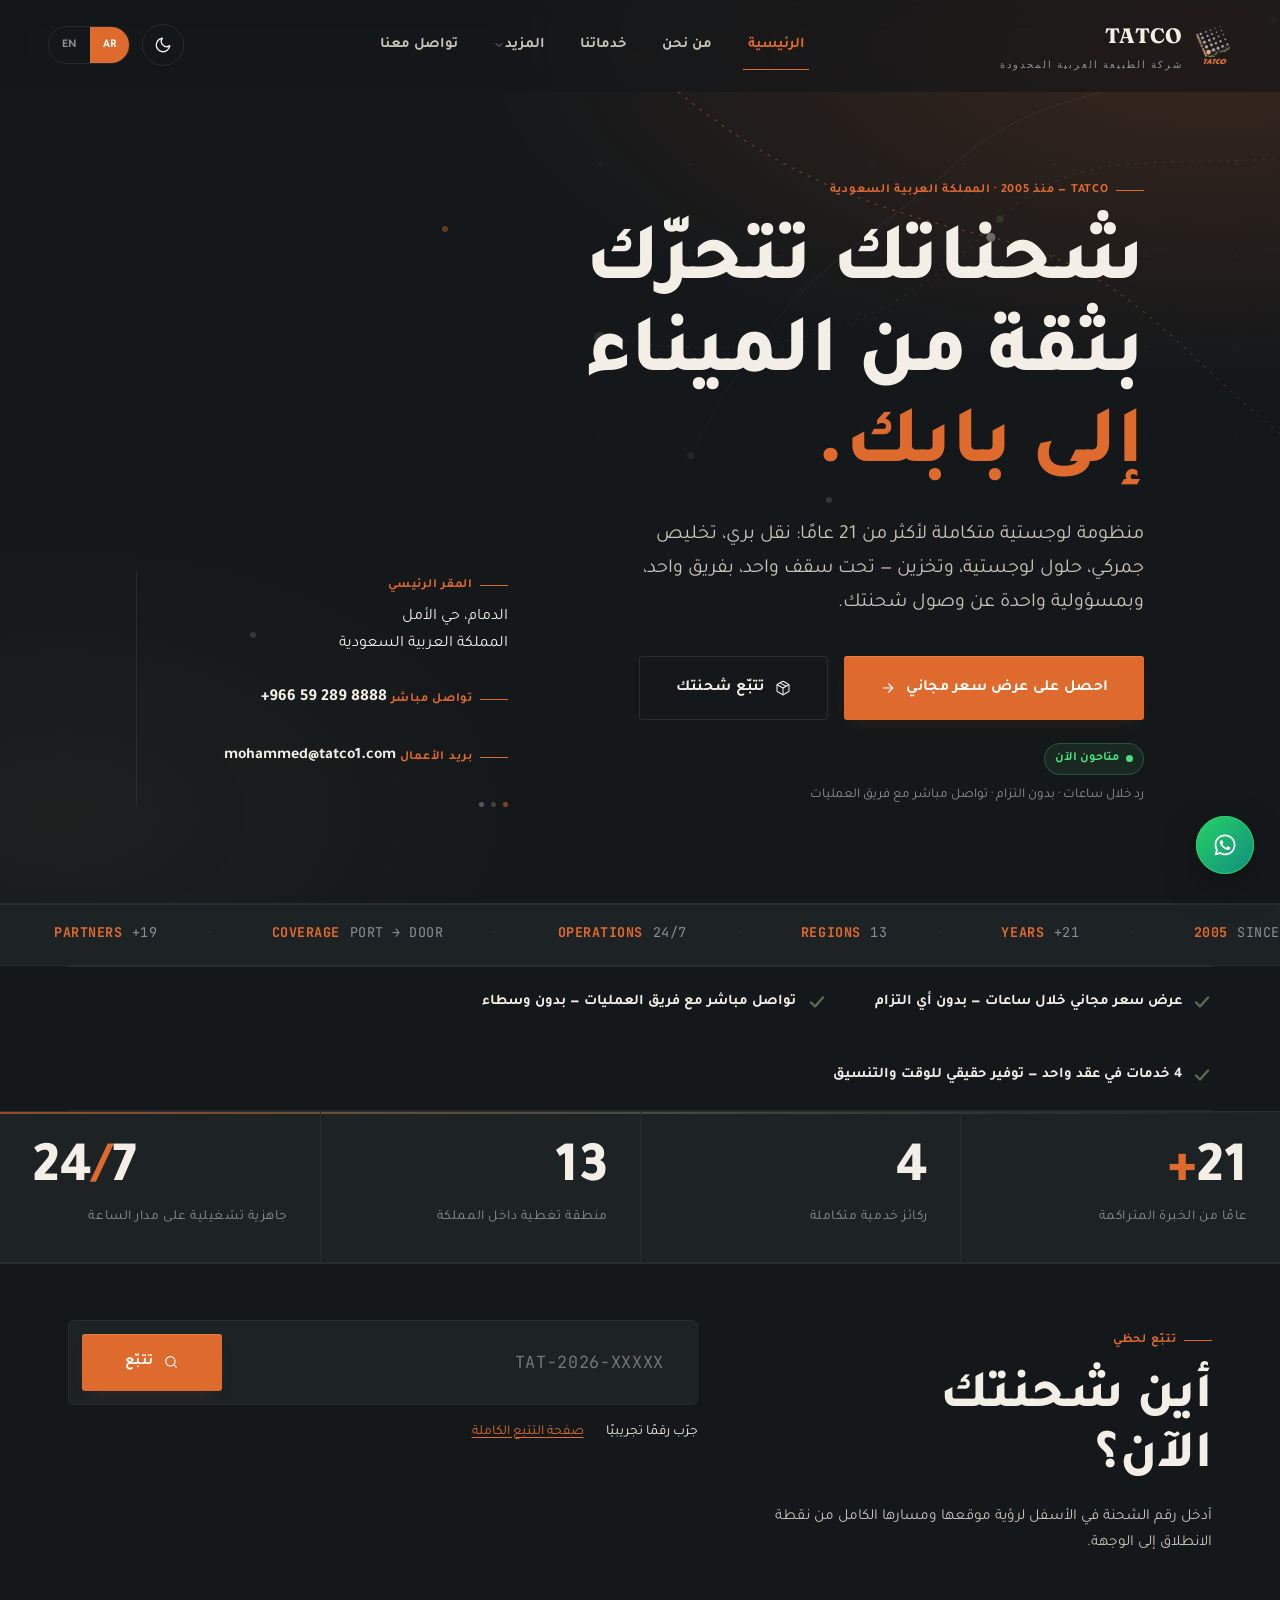
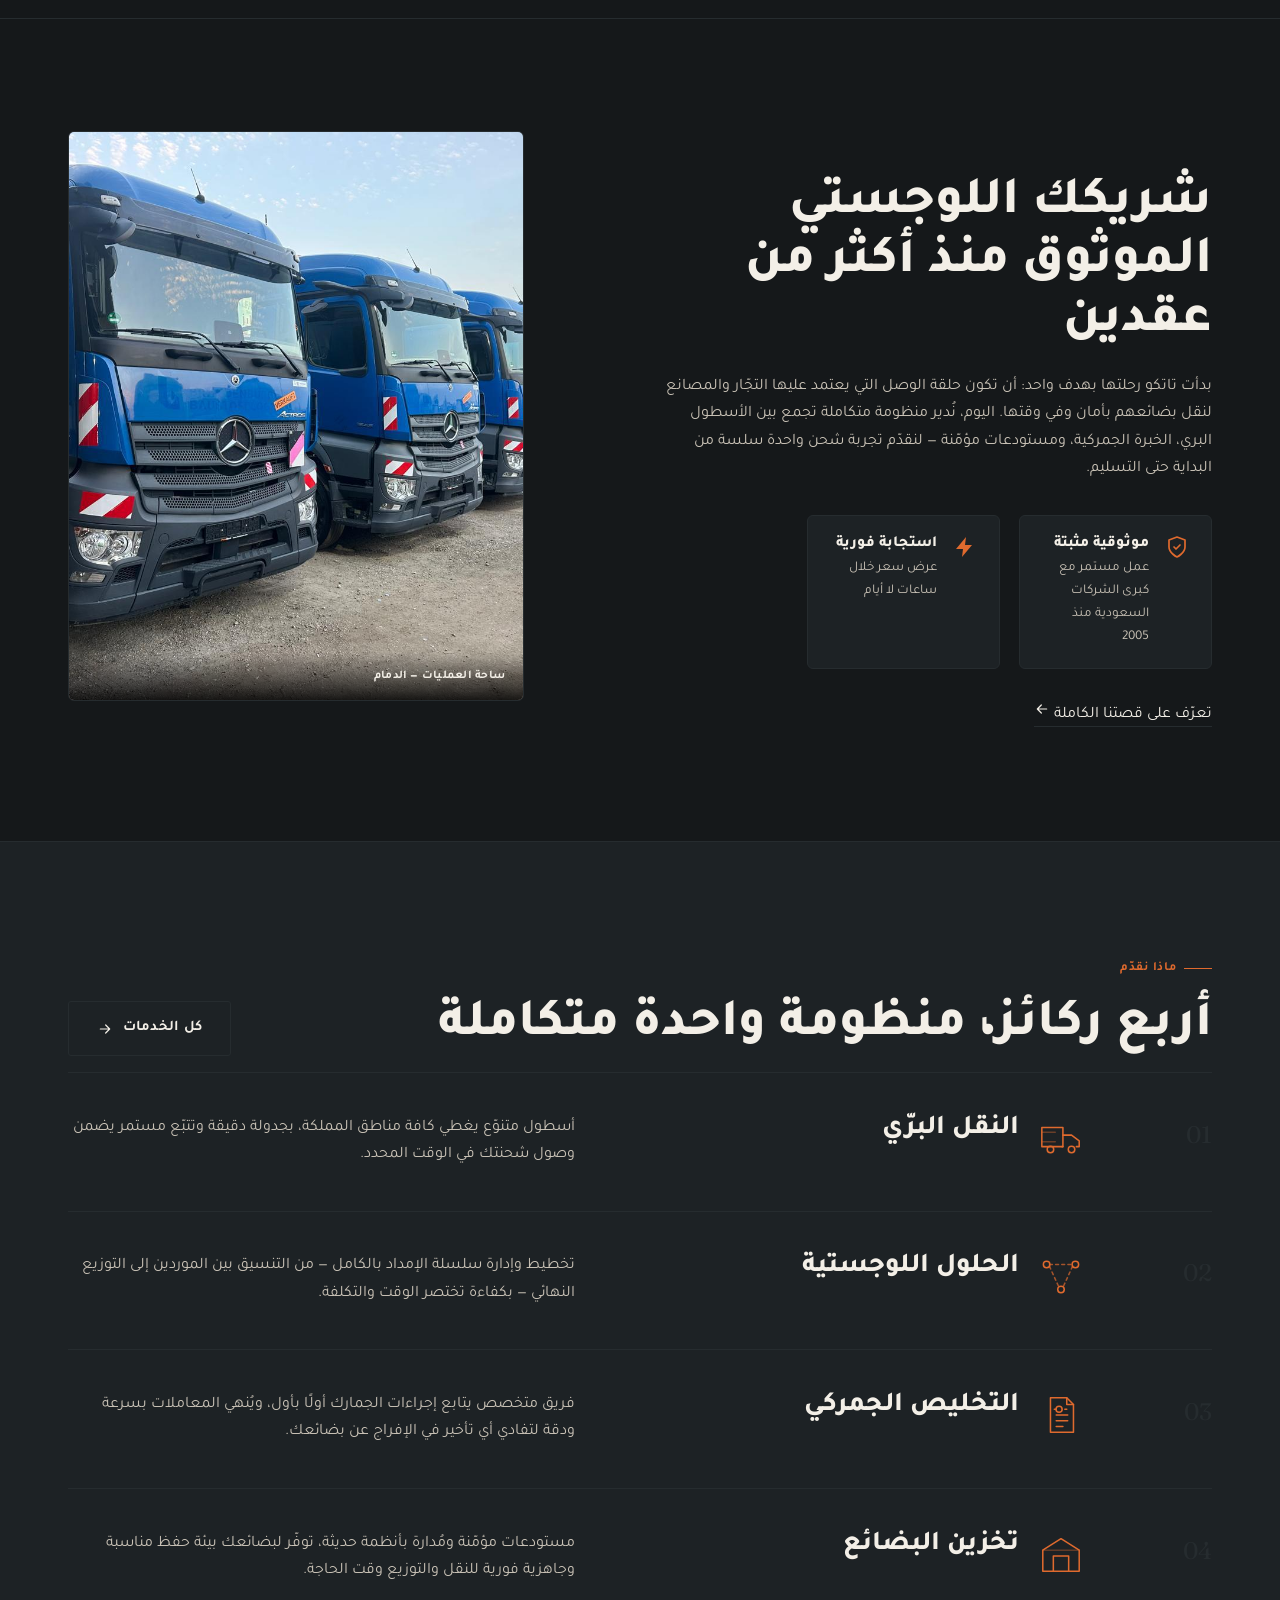
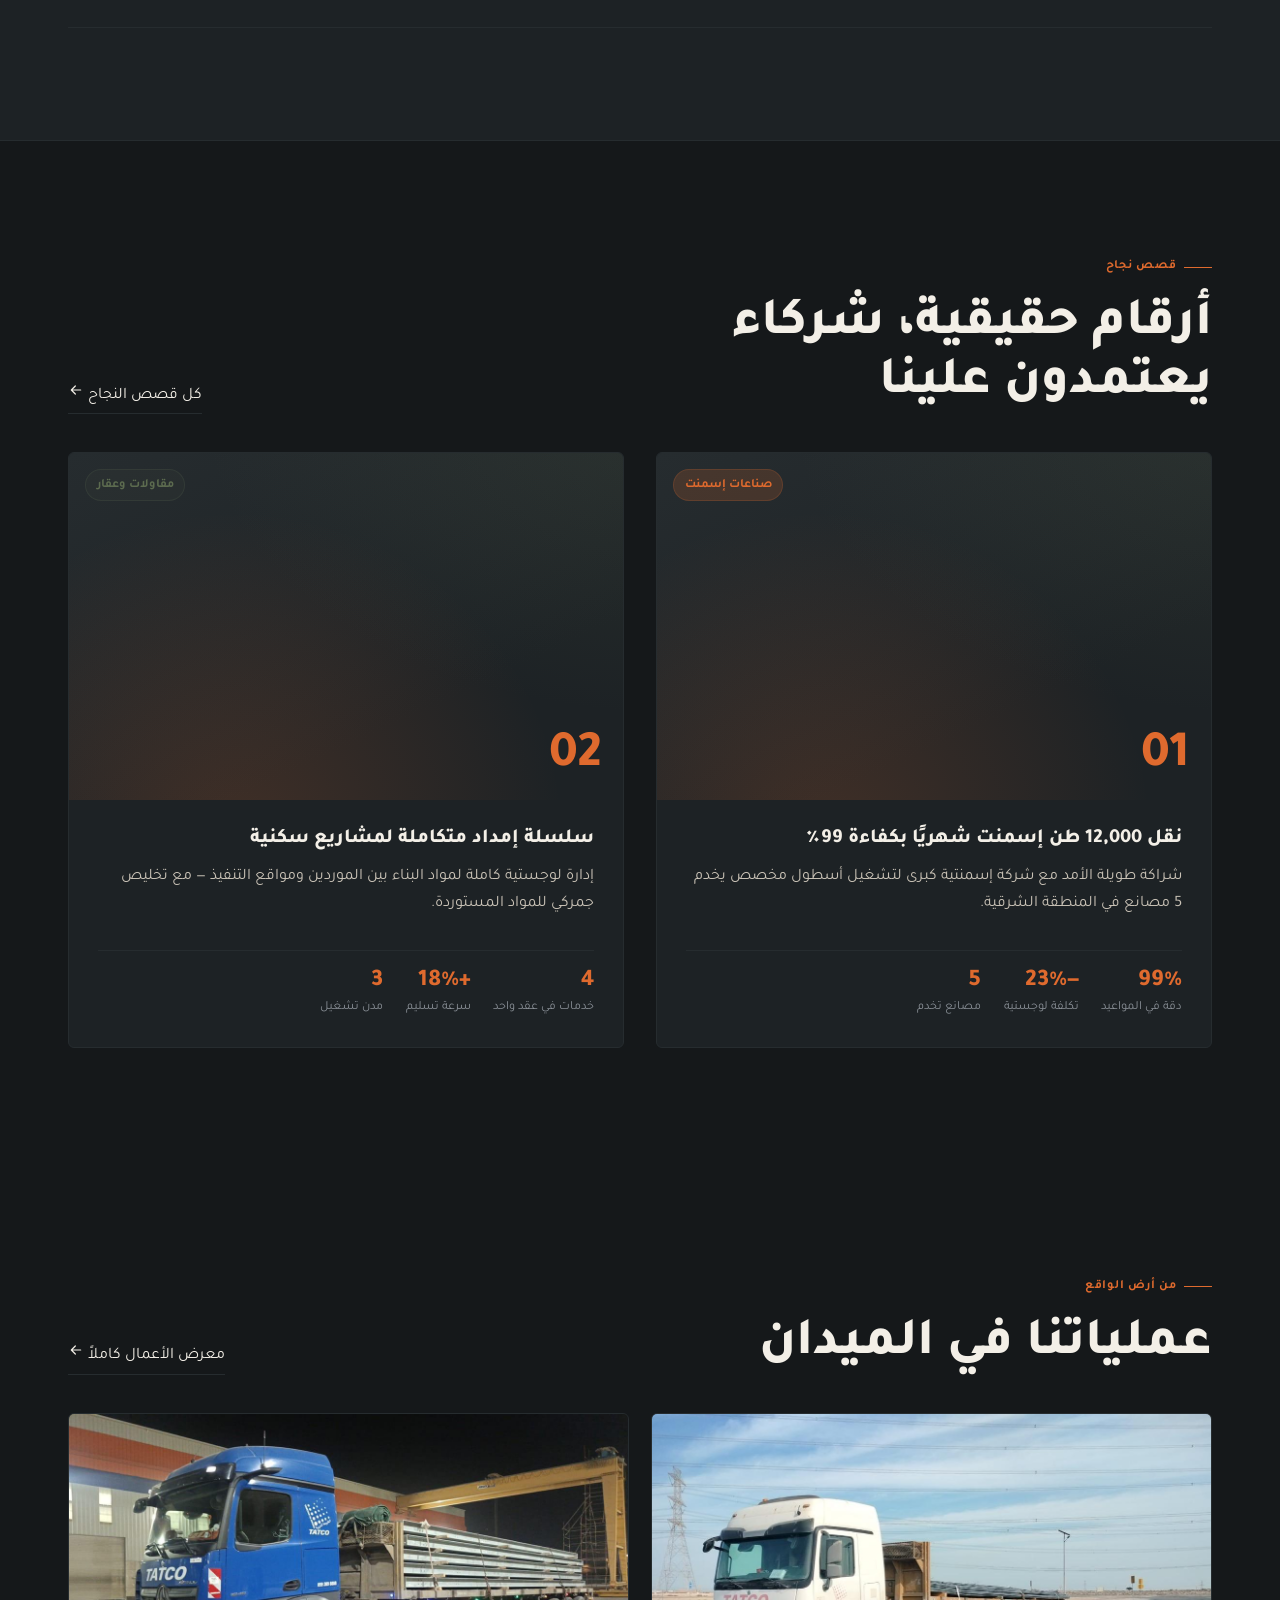
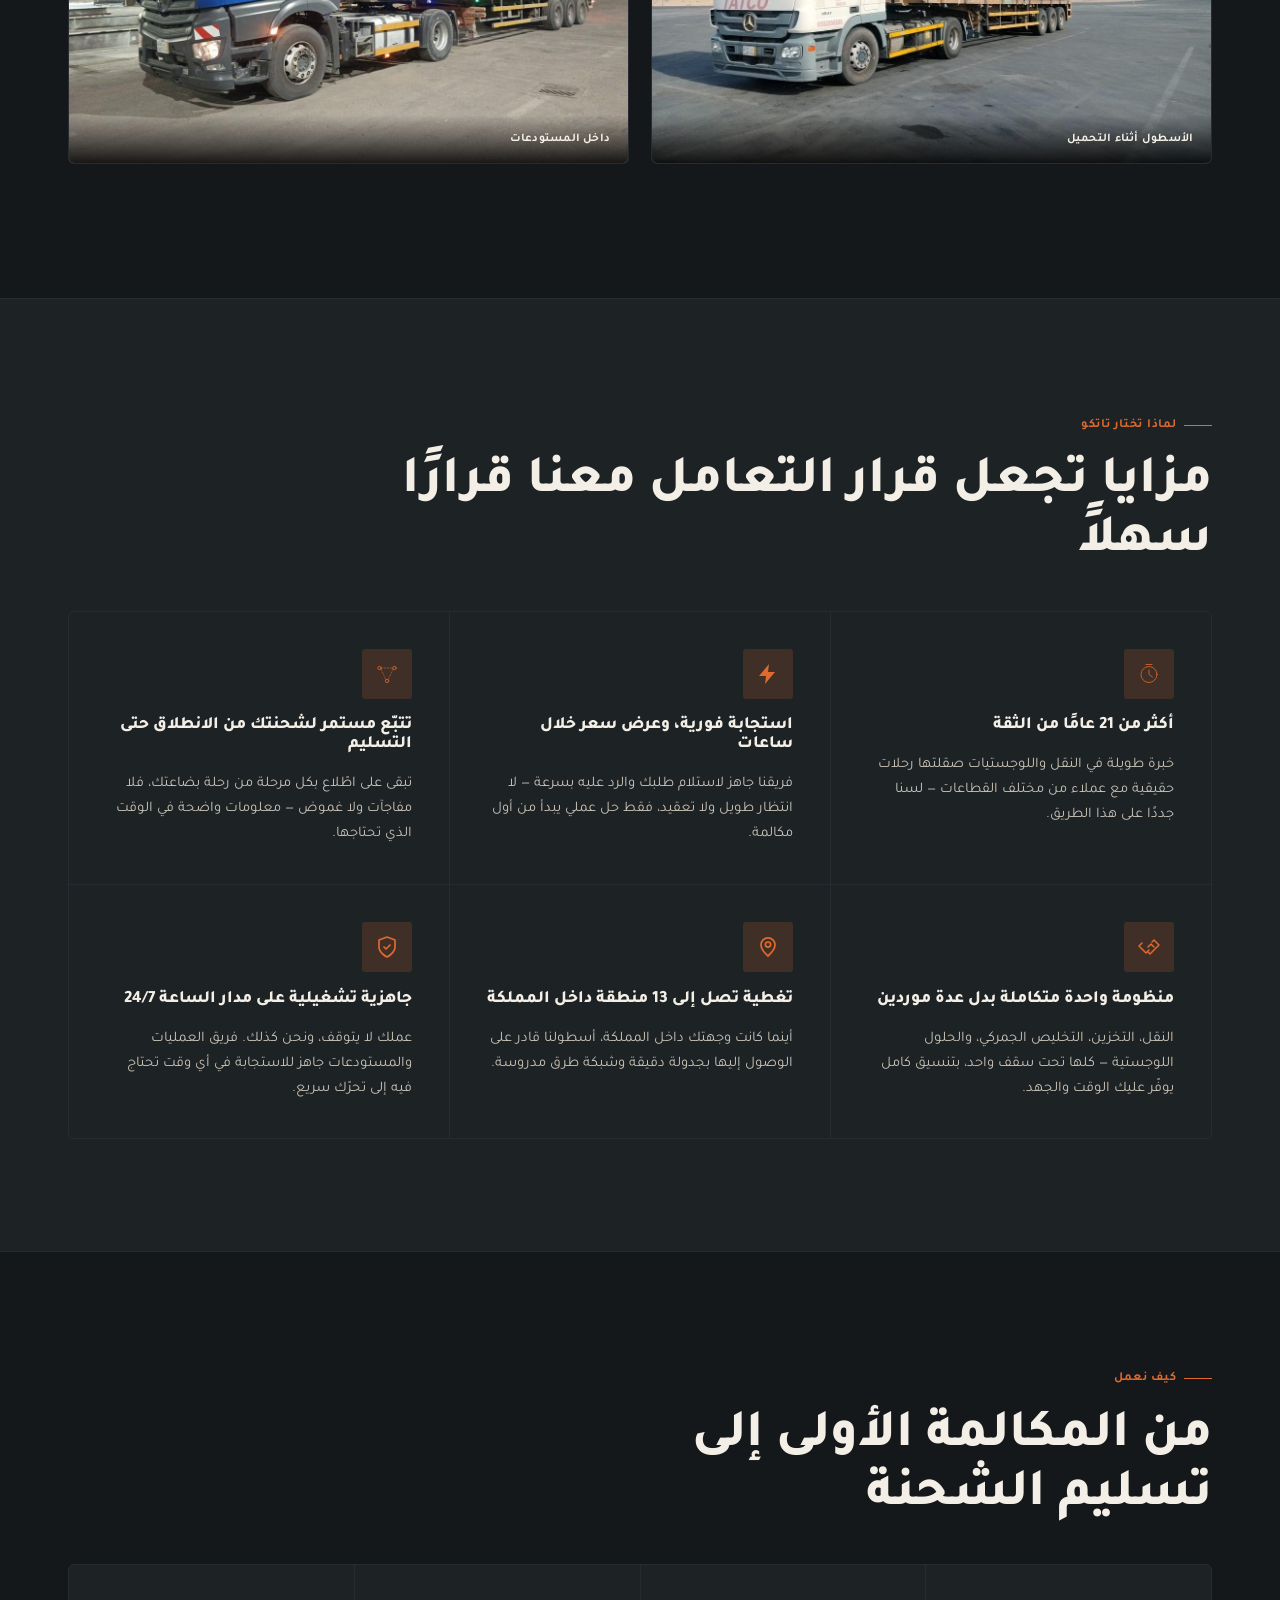
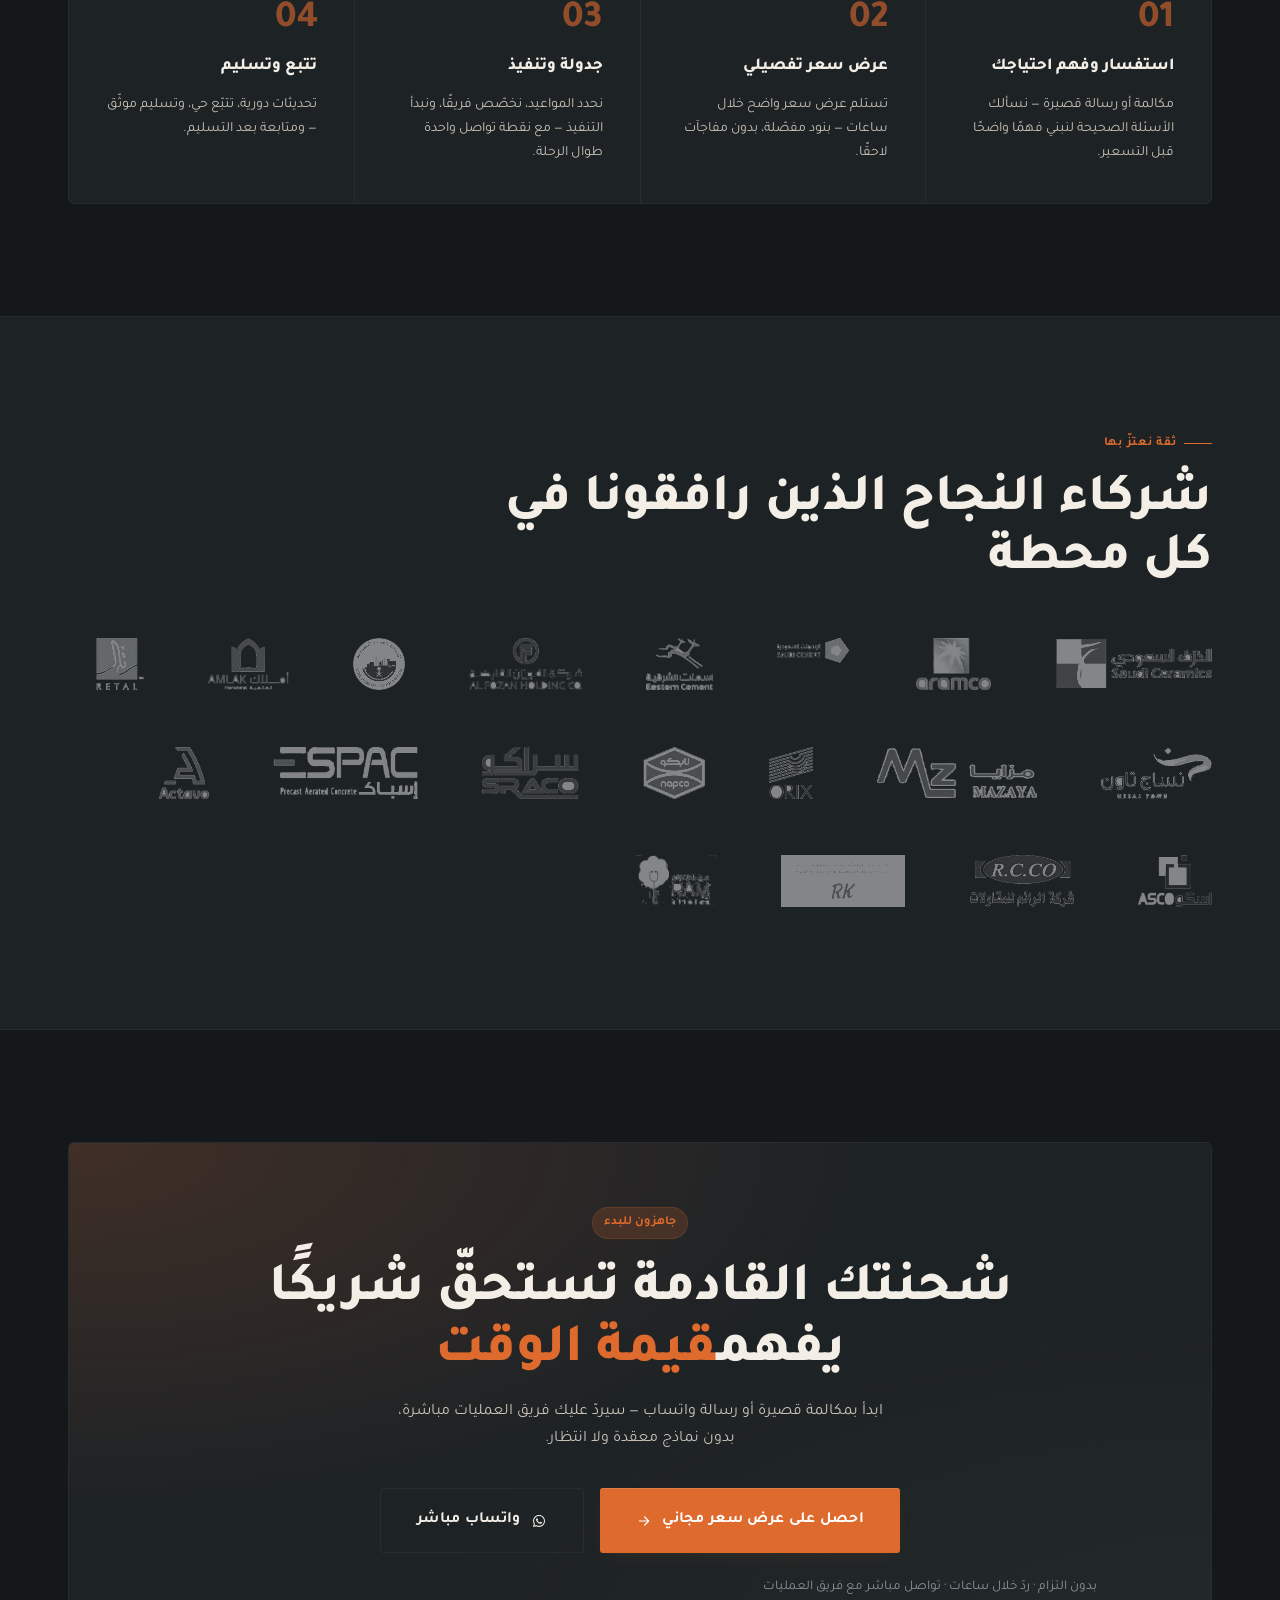
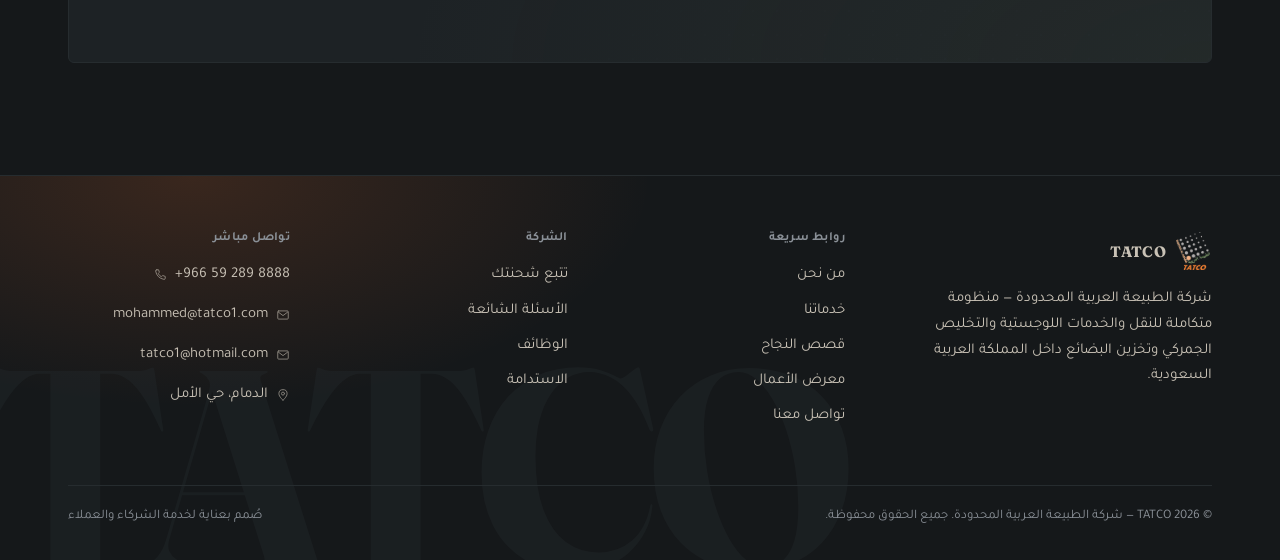
<file: index.html>
<!DOCTYPE html>
<html lang="ar" dir="rtl" data-theme="dark"
  data-title-ar="TATCO | شركة الطبيعة العربية المحدودة — نقل، لوجستيات، تخليص جمركي وتخزين"
  data-title-en="TATCO | Arabian Nature Co. — Transport, Logistics, Customs Clearance &amp; Storage">
<head>
<meta charset="UTF-8">
<meta name="viewport" content="width=device-width, initial-scale=1">
<meta name="theme-color" content="#15181a" media="(prefers-color-scheme: dark)">
<meta name="theme-color" content="#f5f1e8" media="(prefers-color-scheme: light)">
<meta name="description" content="تاتكو — أكثر من 21 عامًا من الخبرة في النقل البري، الحلول اللوجستية، التخليص الجمركي، وتخزين البضائع داخل المملكة العربية السعودية. أسطول حديث، تتبع لحظي، استجابة خلال ساعات.">
<meta name="keywords" content="تاتكو, TATCO, شركة نقل, لوجستيات السعودية, تخليص جمركي, تخزين بضائع, نقل بري, الدمام, مستودعات">
<meta name="author" content="TATCO — Arabian Nature Co. Ltd.">
<meta name="robots" content="index, follow">

<meta property="og:type" content="website">
<meta property="og:title" content="TATCO | شركة الطبيعة العربية المحدودة">
<meta property="og:description" content="منظومة لوجستية متكاملة — نقل، تخليص جمركي، تخزين — بخبرة 21+ عامًا في السوق السعودي.">
<meta property="og:image" content="https://voltstore.github.io/tatco-site/assets/img/logo.png">
<meta property="og:locale" content="ar_SA">
<meta property="og:locale:alternate" content="en_US">

<meta name="twitter:card" content="summary_large_image">
<meta name="twitter:title" content="TATCO — Arabian Nature Co.">
<meta name="twitter:description" content="Integrated logistics across Saudi Arabia — 21+ years of trust.">

<link rel="canonical" href="https://voltstore.github.io/tatco-site/">
<link rel="icon" type="image/png" href="assets/img/logo.png">

<title>TATCO | شركة الطبيعة العربية المحدودة — نقل، لوجستيات، تخليص جمركي وتخزين</title>

<link rel="preconnect" href="https://fonts.googleapis.com">
<link rel="preconnect" href="https://fonts.gstatic.com" crossorigin>
<link href="https://fonts.googleapis.com/css2?family=Fraunces:opsz,wght@9..144,400;9..144,600;9..144,700;9..144,900&family=Plus+Jakarta+Sans:wght@400;500;600;700;800&family=Tajawal:wght@400;500;700;800;900&family=JetBrains+Mono:wght@400;500;700&display=swap" rel="stylesheet">

<link rel="stylesheet" href="assets/css/theme.css">
<link rel="stylesheet" href="assets/css/base.css">
<link rel="stylesheet" href="assets/css/components.css">

<script>(function(){try{var t=localStorage.getItem('tatco-theme')||'dark';document.documentElement.setAttribute('data-theme',t);}catch(e){}})();</script>

<script type="application/ld+json">
{
  "@context": "https://schema.org",
  "@type": "Organization",
  "name": "TATCO — Arabian Nature Co. Ltd.",
  "alternateName": "شركة الطبيعة العربية المحدودة",
  "url": "https://voltstore.github.io/tatco-site/",
  "logo": "https://voltstore.github.io/tatco-site/assets/img/logo.png",
  "description": "Integrated transport, logistics, customs clearance, and warehousing across Saudi Arabia since 2005.",
  "foundingDate": "2005",
  "address": {
    "@type": "PostalAddress",
    "addressLocality": "Dammam",
    "addressRegion": "Eastern Province",
    "addressCountry": "SA",
    "streetAddress": "Al Amal District"
  },
  "contactPoint": [{
    "@type": "ContactPoint",
    "telephone": "+966-59-289-8888",
    "contactType": "customer service",
    "availableLanguage": ["Arabic", "English"]
  }],
  "sameAs": []
}
</script>
</head>
<body>

<a class="skip-link" href="#main-content">
  <span class="lang-ar">انتقل إلى المحتوى الرئيسي</span>
  <span class="lang-en">Skip to main content</span>
</a>

<svg style="position:absolute;width:0;height:0;overflow:hidden" aria-hidden="true"><use href="assets/svg/icons.svg#i-logo"/></svg>
<object type="image/svg+xml" data="assets/svg/icons.svg" style="display:none" aria-hidden="true"></object>

<!-- ============ شريط التنقّل ============ -->
<header class="nav">
  <a href="index.html" class="brand">
    <img class="mark" src="assets/img/logo.png" alt="TATCO">
    <span>
      TATCO
      <small class="lang-ar">شركة الطبيعة العربية المحدودة</small>
      <small class="lang-en">Arabian Nature Co. Ltd.</small>
    </span>
  </a>

  <nav class="nav-links" id="nav-links" aria-label="التنقّل الرئيسي">
    <a href="index.html" class="is-active" aria-current="page"><span class="lang-ar">الرئيسية</span><span class="lang-en">Home</span></a>
    <a href="about.html"><span class="lang-ar">من نحن</span><span class="lang-en">About</span></a>
    <a href="services.html"><span class="lang-ar">خدماتنا</span><span class="lang-en">Services</span></a>
    <div class="nav-dropdown">
      <a href="case-studies.html"><span class="lang-ar">المزيد</span><span class="lang-en">More</span> <svg width="12" height="12" style="opacity:.6"><use href="assets/svg/icons.svg#i-chevron-down"/></svg></a>
      <div class="nav-dropdown-menu">
        <a href="tracking.html"><svg><use href="assets/svg/icons.svg#i-package"/></svg><span class="lang-ar">تتبع شحنتك</span><span class="lang-en">Track Shipment</span></a>
        <a href="case-studies.html"><svg><use href="assets/svg/icons.svg#i-trophy"/></svg><span class="lang-ar">قصص النجاح</span><span class="lang-en">Case Studies</span></a>
        <a href="sustainability.html"><svg><use href="assets/svg/icons.svg#i-leaf"/></svg><span class="lang-ar">الاستدامة</span><span class="lang-en">Sustainability</span></a>
        <a href="careers.html"><svg><use href="assets/svg/icons.svg#i-briefcase"/></svg><span class="lang-ar">الوظائف</span><span class="lang-en">Careers</span></a>
        <a href="faq.html"><svg><use href="assets/svg/icons.svg#i-document"/></svg><span class="lang-ar">الأسئلة الشائعة</span><span class="lang-en">FAQ</span></a>
        <a href="gallery.html"><svg><use href="assets/svg/icons.svg#i-eye"/></svg><span class="lang-ar">معرض الأعمال</span><span class="lang-en">Gallery</span></a>
      </div>
    </div>
    <a href="contact.html"><span class="lang-ar">تواصل معنا</span><span class="lang-en">Contact</span></a>
  </nav>

  <div class="nav-tools">
    <button class="theme-toggle" type="button" aria-label="تبديل الوضع">
      <svg class="icon-sun"><use href="assets/svg/icons.svg#i-sun"/></svg>
      <svg class="icon-moon"><use href="assets/svg/icons.svg#i-moon"/></svg>
    </button>
    <div class="lang-switch" role="group" aria-label="Language">
      <button data-lang="ar" type="button">AR</button>
      <button data-lang="en" type="button">EN</button>
    </div>
    <a href="contact.html" class="btn btn--solid btn--sm" style="display:none">
      <span class="lang-ar">عرض سعر</span><span class="lang-en">Quote</span>
    </a>
    <button class="nav-burger" aria-label="فتح القائمة / Open menu" aria-expanded="false" aria-controls="nav-links" type="button"><span></span><span></span><span></span></button>
  </div>
</header>

<main id="main-content">

<!-- ============ الهيرو ============ -->
<section class="hero">
  <img class="hero-net" src="assets/svg/network.svg" alt="" aria-hidden="true">
  <div class="hero-orbs" aria-hidden="true"><span></span><span></span><span></span><span></span></div>

  <div class="wrap hero-grid">
    <div>
      <p class="eyebrow reveal">
        <span class="lang-ar">TATCO — منذ 2005 · المملكة العربية السعودية</span>
        <span class="lang-en">TATCO — Since 2005 · Kingdom of Saudi Arabia</span>
      </p>
      <h1 class="reveal">
        <span class="lang-ar">شحناتك تتحرّك<br>بثقة من الميناء<br><span class="accent">إلى بابك.</span></span>
        <span class="lang-en">Your cargo moves with<br>confidence — from port<br><span class="accent">to your door.</span></span>
      </h1>
      <p class="lede reveal">
        <span class="lang-ar">منظومة لوجستية متكاملة لأكثر من 21 عامًا: نقل بري، تخليص جمركي، حلول لوجستية، وتخزين — تحت سقف واحد، بفريق واحد، وبمسؤولية واحدة عن وصول شحنتك.</span>
        <span class="lang-en">An integrated logistics system for over 21 years: land transport, customs clearance, logistics solutions, and warehousing — under one roof, with one team, and one accountability for your shipment.</span>
      </p>
      <div class="hero-actions reveal">
        <a href="contact.html" class="btn btn--solid btn--lg" data-magnetic="0.2">
          <span class="lang-ar">احصل على عرض سعر مجاني</span><span class="lang-en">Get a Free Quote</span>
          <svg width="16" height="16"><use href="assets/svg/icons.svg#i-arrow"/></svg>
        </a>
        <a href="tracking.html" class="btn btn--ghost btn--lg">
          <svg width="16" height="16"><use href="assets/svg/icons.svg#i-package"/></svg>
          <span class="lang-ar">تتبّع شحنتك</span><span class="lang-en">Track Shipment</span>
        </a>
      </div>
      <p class="reveal" style="margin-top:1.4rem; font-size:.84rem; color:var(--ash); display:flex; align-items:center; gap:.6rem; flex-wrap:wrap">
        <span class="badge badge--success badge--dot"><span class="lang-ar">متاحون الآن</span><span class="lang-en">Available now</span></span>
        <span class="lang-ar">رد خلال ساعات · بدون التزام · تواصل مباشر مع فريق العمليات</span>
        <span class="lang-en">Reply in hours · No obligation · Direct line to operations</span>
      </p>
    </div>

    <div class="hero-meta reveal">
      <div>
        <span class="eyebrow" style="margin-bottom:.5rem"><span class="lang-ar">المقر الرئيسي</span><span class="lang-en">Headquarters</span></span>
        <p style="margin:0; color:var(--paper)">
          <span class="lang-ar">الدمام، حي الأمل<br>المملكة العربية السعودية</span>
          <span class="lang-en">Dammam, Al Amal District<br>Kingdom of Saudi Arabia</span>
        </p>
      </div>
      <div>
        <span class="eyebrow" style="margin-bottom:.5rem"><span class="lang-ar">تواصل مباشر</span><span class="lang-en">Direct Line</span></span>
        <a href="tel:+966592898888" style="color:var(--paper); font-weight:700; font-size:1.05rem" dir="ltr">+966 59 289 8888</a>
      </div>
      <div>
        <span class="eyebrow" style="margin-bottom:.5rem"><span class="lang-ar">بريد الأعمال</span><span class="lang-en">Business Email</span></span>
        <a href="mailto:mohammed@tatco1.com" style="color:var(--paper); font-weight:600">mohammed@tatco1.com</a>
      </div>
      <div class="dotline" aria-hidden="true"><span></span><span></span><span></span></div>
    </div>
  </div>
</section>

<!-- ============ Marquee — أرقام السوق ============ -->
<div class="marquee" aria-hidden="true">
  <div class="marquee-track">
    <span class="marquee-item">SINCE <strong>2005</strong></span>
    <span class="marquee-item">21+ <strong>YEARS</strong></span>
    <span class="marquee-item">13 <strong>REGIONS</strong></span>
    <span class="marquee-item">24/7 <strong>OPERATIONS</strong></span>
    <span class="marquee-item">PORT → DOOR <strong>COVERAGE</strong></span>
    <span class="marquee-item">19+ <strong>PARTNERS</strong></span>
    <span class="marquee-item">SINCE <strong>2005</strong></span>
    <span class="marquee-item">21+ <strong>YEARS</strong></span>
    <span class="marquee-item">13 <strong>REGIONS</strong></span>
    <span class="marquee-item">24/7 <strong>OPERATIONS</strong></span>
    <span class="marquee-item">PORT → DOOR <strong>COVERAGE</strong></span>
    <span class="marquee-item">19+ <strong>PARTNERS</strong></span>
  </div>
</div>

<!-- ============ شريط المكاسب ============ -->
<div class="wrap">
  <div class="gains reveal">
    <span class="gain">
      <svg viewBox="0 0 20 20" fill="none" aria-hidden="true"><path d="M4 10.5l4 4 8-9" stroke="currentColor" stroke-width="2.4" stroke-linecap="round" stroke-linejoin="round"/></svg>
      <span class="lang-ar">عرض سعر مجاني خلال ساعات — بدون أي التزام</span>
      <span class="lang-en">Free quote within hours — no obligation</span>
    </span>
    <span class="gain">
      <svg viewBox="0 0 20 20" fill="none" aria-hidden="true"><path d="M4 10.5l4 4 8-9" stroke="currentColor" stroke-width="2.4" stroke-linecap="round" stroke-linejoin="round"/></svg>
      <span class="lang-ar">تواصل مباشر مع فريق العمليات — بدون وسطاء</span>
      <span class="lang-en">Direct line to the operations team — no middlemen</span>
    </span>
    <span class="gain">
      <svg viewBox="0 0 20 20" fill="none" aria-hidden="true"><path d="M4 10.5l4 4 8-9" stroke="currentColor" stroke-width="2.4" stroke-linecap="round" stroke-linejoin="round"/></svg>
      <span class="lang-ar">4 خدمات في عقد واحد — توفير حقيقي للوقت والتنسيق</span>
      <span class="lang-en">4 services under one contract — real savings in time and coordination</span>
    </span>
  </div>
</div>

<!-- ============ شريط الإحصائيات ============ -->
<section class="stats-bar" aria-label="Statistics">
  <div class="stat reveal">
    <span class="num"><span data-count="21">0</span><span class="accent">+</span></span>
    <span class="label"><span class="lang-ar">عامًا من الخبرة المتراكمة</span><span class="lang-en">Years of Accumulated Expertise</span></span>
  </div>
  <div class="stat reveal">
    <span class="num"><span data-count="4">0</span></span>
    <span class="label"><span class="lang-ar">ركائز خدمية متكاملة</span><span class="lang-en">Integrated Service Pillars</span></span>
  </div>
  <div class="stat reveal">
    <span class="num"><span data-count="13">0</span></span>
    <span class="label"><span class="lang-ar">منطقة تغطية داخل المملكة</span><span class="lang-en">Regions Covered Nationwide</span></span>
  </div>
  <div class="stat reveal">
    <span class="num" dir="ltr">24<span class="accent">/</span>7</span>
    <span class="label"><span class="lang-ar">جاهزية تشغيلية على مدار الساعة</span><span class="lang-en">Operational Readiness, Round the Clock</span></span>
  </div>
</section>

<!-- ============ تتبّع سريع داخل الصفحة ============ -->
<section class="section section--tight" style="border-top:var(--hairline); border-bottom:var(--hairline)">
  <div class="wrap" style="display:grid; grid-template-columns: 1fr 1.4fr; gap: clamp(2rem, 5vw, 4rem); align-items:center">
    <div>
      <p class="eyebrow reveal"><span class="lang-ar">تتبّع لحظي</span><span class="lang-en">Real-Time Tracking</span></p>
      <h2 class="reveal" style="margin-block:1rem">
        <span class="lang-ar">أين شحنتك<br>الآن؟</span>
        <span class="lang-en">Where is<br>your cargo?</span>
      </h2>
      <p class="reveal" style="font-size:.96rem">
        <span class="lang-ar">أدخل رقم الشحنة في الأسفل لرؤية موقعها ومسارها الكامل من نقطة الانطلاق إلى الوجهة.</span>
        <span class="lang-en">Enter your tracking number to see its location and full journey from origin to destination.</span>
      </p>
    </div>
    <div class="reveal">
      <form class="track-form" id="track-form" autocomplete="off">
        <input type="text" id="track-input" inputmode="latin"
          placeholder="TAT-2026-XXXXX"
          aria-label="رقم الشحنة / Tracking number">
        <button type="submit" class="btn btn--solid">
          <svg width="16" height="16"><use href="assets/svg/icons.svg#i-search"/></svg>
          <span class="lang-ar">تتبّع</span><span class="lang-en">Track</span>
        </button>
      </form>
      <div class="track-helper">
        <button id="track-demo" class="btn--text" type="button" style="border:0; padding:0">
          <span class="lang-ar">جرّب رقمًا تجريبيًا</span><span class="lang-en">Try a demo number</span>
        </button>
        <a href="tracking.html">
          <span class="lang-ar">صفحة التتبع الكاملة</span><span class="lang-en">Full tracking page</span>
        </a>
      </div>
      <div id="track-result"></div>
    </div>
  </div>
</section>

<!-- ============ نبذة سريعة ============ -->
<section class="section">
  <div class="wrap grid-asym">
    <div>
      <p class="eyebrow reveal"><span class="lang-ar">من نحن</span><span class="lang-en">Who We Are</span></p>
      <h2 class="reveal" style="margin-block:1rem 1.4rem">
        <span class="lang-ar">شريكك اللوجستي الموثوق منذ أكثر من عقدين</span>
        <span class="lang-en">Your trusted logistics partner for over two decades</span>
      </h2>
      <p class="reveal">
        <span class="lang-ar">بدأت تاتكو رحلتها بهدف واحد: أن تكون حلقة الوصل التي يعتمد عليها التجّار والمصانع لنقل بضائعهم بأمان وفي وقتها. اليوم، نُدير منظومة متكاملة تجمع بين الأسطول البري، الخبرة الجمركية، ومستودعات مؤمّنة — لنقدّم تجربة شحن واحدة سلسة من البداية حتى التسليم.</span>
        <span class="lang-en">TATCO began with a single purpose: to become the link that traders and factories rely on to move their goods safely and on time. Today, we operate an integrated system combining a land fleet, customs expertise, and secured warehousing — delivering one seamless shipping experience from start to delivery.</span>
      </p>
      <div class="usp-grid reveal" style="margin-top:2rem">
        <div class="usp">
          <svg><use href="assets/svg/icons.svg#i-shield"/></svg>
          <div>
            <h4><span class="lang-ar">موثوقية مثبتة</span><span class="lang-en">Proven Reliability</span></h4>
            <p><span class="lang-ar">عمل مستمر مع كبرى الشركات السعودية منذ 2005</span><span class="lang-en">Continuous work with leading Saudi enterprises since 2005</span></p>
          </div>
        </div>
        <div class="usp">
          <svg><use href="assets/svg/icons.svg#i-bolt"/></svg>
          <div>
            <h4><span class="lang-ar">استجابة فورية</span><span class="lang-en">Fast Response</span></h4>
            <p><span class="lang-ar">عرض سعر خلال ساعات لا أيام</span><span class="lang-en">Quote in hours, not days</span></p>
          </div>
        </div>
      </div>
      <a href="about.html" class="btn--text reveal" style="margin-top:1.8rem">
        <span class="lang-ar">تعرّف على قصتنا الكاملة</span><span class="lang-en">Read our full story</span>
        <svg width="16" height="16"><use href="assets/svg/icons.svg#i-arrow"/></svg>
      </a>
    </div>
    <div class="frame frame--tall reveal">
      <img src="assets/img/about-yard.jpg" alt="ساحة عمليات تاتكو للنقل واللوجستيات" loading="lazy"
           onerror="this.removeAttribute('src'); this.alt='';">
      <span class="frame-tag">
        <span class="lang-ar">ساحة العمليات — الدمام</span>
        <span class="lang-en">Operations Yard — Dammam</span>
      </span>
    </div>
  </div>
</section>

<!-- ============ الخدمات الأربع ============ -->
<section class="section section--alt">
  <div class="wrap">
    <div style="display:flex; justify-content:space-between; align-items:flex-end; gap:2rem; flex-wrap:wrap; margin-bottom:1rem">
      <div>
        <p class="eyebrow reveal"><span class="lang-ar">ماذا نقدّم</span><span class="lang-en">What We Do</span></p>
        <h2 class="reveal" style="margin-top:1rem">
          <span class="lang-ar">أربع ركائز، منظومة واحدة متكاملة</span>
          <span class="lang-en">Four pillars. One integrated system.</span>
        </h2>
      </div>
      <a href="services.html" class="btn btn--ghost reveal">
        <span class="lang-ar">كل الخدمات</span><span class="lang-en">All Services</span>
        <svg width="16" height="16"><use href="assets/svg/icons.svg#i-arrow"/></svg>
      </a>
    </div>

    <div class="reveal-stagger">
      <div class="service-row reveal" style="--i:0">
        <span class="service-index">01</span>
        <div class="service-head">
          <svg class="service-icon"><use href="assets/svg/icons.svg#i-truck"/></svg>
          <h3><span class="lang-ar">النقل البرّي</span><span class="lang-en">Land Transport</span></h3>
        </div>
        <p>
          <span class="lang-ar">أسطول متنوّع يغطي كافة مناطق المملكة، بجدولة دقيقة وتتبّع مستمر يضمن وصول شحنتك في الوقت المحدد.</span>
          <span class="lang-en">A diverse fleet covering every region of the Kingdom, with precise scheduling and continuous tracking that ensures your shipment arrives on time.</span>
        </p>
      </div>
      <div class="service-row reveal" style="--i:1">
        <span class="service-index">02</span>
        <div class="service-head">
          <svg class="service-icon"><use href="assets/svg/icons.svg#i-route"/></svg>
          <h3><span class="lang-ar">الحلول اللوجستية</span><span class="lang-en">Logistics Solutions</span></h3>
        </div>
        <p>
          <span class="lang-ar">تخطيط وإدارة سلسلة الإمداد بالكامل — من التنسيق بين الموردين إلى التوزيع النهائي — بكفاءة تختصر الوقت والتكلفة.</span>
          <span class="lang-en">End-to-end supply chain planning and management — from supplier coordination to final distribution — with efficiency that saves both time and cost.</span>
        </p>
      </div>
      <div class="service-row reveal" style="--i:2">
        <span class="service-index">03</span>
        <div class="service-head">
          <svg class="service-icon"><use href="assets/svg/icons.svg#i-customs"/></svg>
          <h3><span class="lang-ar">التخليص الجمركي</span><span class="lang-en">Customs Clearance</span></h3>
        </div>
        <p>
          <span class="lang-ar">فريق متخصص يتابع إجراءات الجمارك أولًا بأول، ويُنهي المعاملات بسرعة ودقة لتفادي أي تأخير في الإفراج عن بضائعك.</span>
          <span class="lang-en">A specialized team that follows up customs procedures step by step, completing transactions quickly and accurately to avoid any release delays.</span>
        </p>
      </div>
      <div class="service-row reveal" style="--i:3">
        <span class="service-index">04</span>
        <div class="service-head">
          <svg class="service-icon"><use href="assets/svg/icons.svg#i-warehouse"/></svg>
          <h3><span class="lang-ar">تخزين البضائع</span><span class="lang-en">Storage &amp; Warehousing</span></h3>
        </div>
        <p>
          <span class="lang-ar">مستودعات مؤمّنة ومُدارة بأنظمة حديثة، توفّر لبضائعك بيئة حفظ مناسبة وجاهزية فورية للنقل والتوزيع وقت الحاجة.</span>
          <span class="lang-en">Secured warehouses managed with modern systems, providing your goods with the right storage environment and instant readiness for transport when needed.</span>
        </p>
      </div>
    </div>
  </div>
</section>

<!-- ============ قصص نجاح مختصرة ============ -->
<section class="section">
  <div class="wrap">
    <div style="display:flex; justify-content:space-between; align-items:flex-end; gap:2rem; flex-wrap:wrap; margin-bottom:2.4rem">
      <div>
        <p class="eyebrow reveal"><span class="lang-ar">قصص نجاح</span><span class="lang-en">Case Studies</span></p>
        <h2 class="reveal" style="margin-top:1rem; max-width:22ch">
          <span class="lang-ar">أرقام حقيقية، شركاء يعتمدون علينا</span>
          <span class="lang-en">Real numbers, partners who rely on us</span>
        </h2>
      </div>
      <a href="case-studies.html" class="btn--text reveal">
        <span class="lang-ar">كل قصص النجاح</span><span class="lang-en">All case studies</span>
        <svg width="16" height="16"><use href="assets/svg/icons.svg#i-arrow"/></svg>
      </a>
    </div>

    <div class="case-grid reveal-stagger">
      <article class="case-card reveal" style="--i:0">
        <div class="case-image">
          <span class="case-num">01</span>
          <span class="badge badge--orange case-tag"><span class="lang-ar">صناعات إسمنت</span><span class="lang-en">Cement Industry</span></span>
        </div>
        <div class="case-body">
          <h3><span class="lang-ar">نقل 12,000 طن إسمنت شهريًا بكفاءة 99٪</span><span class="lang-en">12,000 tons of cement monthly, 99% reliability</span></h3>
          <p><span class="lang-ar">شراكة طويلة الأمد مع شركة إسمنتية كبرى لتشغيل أسطول مخصص يخدم 5 مصانع في المنطقة الشرقية.</span><span class="lang-en">Long-term partnership with a major cement company operating a dedicated fleet serving 5 plants in the Eastern Region.</span></p>
          <div class="case-results">
            <div class="case-result"><strong>99%</strong><span class="lang-ar">دقة في المواعيد</span><span class="lang-en">on-time delivery</span></div>
            <div class="case-result"><strong>−23%</strong><span class="lang-ar">تكلفة لوجستية</span><span class="lang-en">logistics cost</span></div>
            <div class="case-result"><strong>5</strong><span class="lang-ar">مصانع تخدم</span><span class="lang-en">plants served</span></div>
          </div>
        </div>
      </article>

      <article class="case-card reveal" style="--i:1">
        <div class="case-image">
          <span class="case-num">02</span>
          <span class="badge badge--olive case-tag"><span class="lang-ar">مقاولات وعقار</span><span class="lang-en">Real Estate</span></span>
        </div>
        <div class="case-body">
          <h3><span class="lang-ar">سلسلة إمداد متكاملة لمشاريع سكنية</span><span class="lang-en">Integrated supply chain for residential projects</span></h3>
          <p><span class="lang-ar">إدارة لوجستية كاملة لمواد البناء بين الموردين ومواقع التنفيذ — مع تخليص جمركي للمواد المستوردة.</span><span class="lang-en">Full logistics management between suppliers and project sites — with customs clearance for imported materials.</span></p>
          <div class="case-results">
            <div class="case-result"><strong>4</strong><span class="lang-ar">خدمات في عقد واحد</span><span class="lang-en">services, one contract</span></div>
            <div class="case-result"><strong>+18%</strong><span class="lang-ar">سرعة تسليم</span><span class="lang-en">faster delivery</span></div>
            <div class="case-result"><strong>3</strong><span class="lang-ar">مدن تشغيل</span><span class="lang-en">cities operated</span></div>
          </div>
        </div>
      </article>
    </div>
  </div>
</section>

<!-- ============ لمحة من المعرض ============ -->
<section class="section">
  <div class="wrap">
    <div style="display:flex; justify-content:space-between; align-items:flex-end; gap:2rem; flex-wrap:wrap; margin-bottom:2.4rem">
      <div>
        <p class="eyebrow reveal"><span class="lang-ar">من أرض الواقع</span><span class="lang-en">From the Field</span></p>
        <h2 class="reveal" style="margin-top:1rem">
          <span class="lang-ar">عملياتنا في الميدان</span>
          <span class="lang-en">Our operations on the ground</span>
        </h2>
      </div>
      <a href="gallery.html" class="btn--text reveal">
        <span class="lang-ar">معرض الأعمال كاملاً</span><span class="lang-en">View full gallery</span>
        <svg width="16" height="16"><use href="assets/svg/icons.svg#i-arrow"/></svg>
      </a>
    </div>

    <div class="gallery-grid">
      <div class="frame frame--wide reveal" style="grid-column: span 3">
        <img src="assets/img/fleet-01.jpg" alt="أسطول الشاحنات أثناء التحميل" loading="lazy" onerror="this.removeAttribute('src')">
        <span class="frame-tag"><span class="lang-ar">الأسطول أثناء التحميل</span><span class="lang-en">Fleet during loading</span></span>
      </div>
      <div class="frame frame--wide reveal" style="grid-column: span 3">
        <img src="assets/img/warehouse-01.jpg" alt="داخل أحد المستودعات" loading="lazy" onerror="this.removeAttribute('src')">
        <span class="frame-tag"><span class="lang-ar">داخل المستودعات</span><span class="lang-en">Inside the warehouses</span></span>
      </div>
    </div>
  </div>
</section>

<!-- ============ لماذا تختارنا ============ -->
<section class="section section--alt">
  <div class="wrap">
    <p class="eyebrow reveal"><span class="lang-ar">لماذا تختار تاتكو</span><span class="lang-en">Why Choose TATCO</span></p>
    <h2 class="reveal" style="margin-block:1rem 2.4rem; max-width:28ch">
      <span class="lang-ar">مزايا تجعل قرار التعامل معنا قرارًا سهلاً</span>
      <span class="lang-en">Advantages that make choosing us an easy decision</span>
    </h2>
    <div class="features-grid reveal-stagger">
      <div class="feature-card reveal" style="--i:0">
        <div class="feature-icon"><svg><use href="assets/svg/icons.svg#i-clock"/></svg></div>
        <h3><span class="lang-ar">أكثر من 21 عامًا من الثقة</span><span class="lang-en">21+ Years of Proven Trust</span></h3>
        <p><span class="lang-ar">خبرة طويلة في النقل واللوجستيات صقلتها رحلات حقيقية مع عملاء من مختلف القطاعات — لسنا جددًا على هذا الطريق.</span><span class="lang-en">Decades of transport and logistics experience shaped by real journeys with clients across every sector — we are not new to this road.</span></p>
      </div>
      <div class="feature-card reveal" style="--i:1">
        <div class="feature-icon"><svg><use href="assets/svg/icons.svg#i-bolt"/></svg></div>
        <h3><span class="lang-ar">استجابة فورية، وعرض سعر خلال ساعات</span><span class="lang-en">Instant Response, Quotes Within Hours</span></h3>
        <p><span class="lang-ar">فريقنا جاهز لاستلام طلبك والرد عليه بسرعة — لا انتظار طويل ولا تعقيد، فقط حل عملي يبدأ من أول مكالمة.</span><span class="lang-en">Our team is ready to receive and respond to your request fast — no long waits, no complexity, just a practical solution starting from the first call.</span></p>
      </div>
      <div class="feature-card reveal" style="--i:2">
        <div class="feature-icon"><svg><use href="assets/svg/icons.svg#i-route"/></svg></div>
        <h3><span class="lang-ar">تتبّع مستمر لشحنتك من الانطلاق حتى التسليم</span><span class="lang-en">Continuous Tracking from Dispatch to Delivery</span></h3>
        <p><span class="lang-ar">تبقى على اطّلاع بكل مرحلة من رحلة بضاعتك، فلا مفاجآت ولا غموض — معلومات واضحة في الوقت الذي تحتاجها.</span><span class="lang-en">Stay informed at every stage of your shipment's journey — no surprises, no guesswork, just clear information exactly when you need it.</span></p>
      </div>
      <div class="feature-card reveal" style="--i:3">
        <div class="feature-icon"><svg><use href="assets/svg/icons.svg#i-handshake"/></svg></div>
        <h3><span class="lang-ar">منظومة واحدة متكاملة بدل عدة موردين</span><span class="lang-en">One Integrated System Instead of Multiple Vendors</span></h3>
        <p><span class="lang-ar">النقل، التخزين، التخليص الجمركي، والحلول اللوجستية — كلها تحت سقف واحد، بتنسيق كامل يوفّر عليك الوقت والجهد.</span><span class="lang-en">Transport, warehousing, customs clearance, and logistics solutions — all under one roof, fully coordinated to save you time and effort.</span></p>
      </div>
      <div class="feature-card reveal" style="--i:4">
        <div class="feature-icon"><svg><use href="assets/svg/icons.svg#i-pin"/></svg></div>
        <h3><span class="lang-ar">تغطية تصل إلى 13 منطقة داخل المملكة</span><span class="lang-en">Coverage Spanning 13 Regions Across the Kingdom</span></h3>
        <p><span class="lang-ar">أينما كانت وجهتك داخل المملكة، أسطولنا قادر على الوصول إليها بجدولة دقيقة وشبكة طرق مدروسة.</span><span class="lang-en">Wherever your destination is within the Kingdom, our fleet can reach it — with precise scheduling and well-planned routes.</span></p>
      </div>
      <div class="feature-card reveal" style="--i:5">
        <div class="feature-icon"><svg><use href="assets/svg/icons.svg#i-shield"/></svg></div>
        <h3><span class="lang-ar">جاهزية تشغيلية على مدار الساعة 24/7</span><span class="lang-en">Round-the-Clock Operational Readiness</span></h3>
        <p><span class="lang-ar">عملك لا يتوقف، ونحن كذلك. فريق العمليات والمستودعات جاهز للاستجابة في أي وقت تحتاج فيه إلى تحرّك سريع.</span><span class="lang-en">Your business never stops — and neither do we. Our operations and warehouse teams are ready to respond whenever you need fast action.</span></p>
      </div>
    </div>
  </div>
</section>

<!-- ============ كيف نعمل — 4 خطوات ============ -->
<section class="section">
  <div class="wrap">
    <div style="max-width:60ch">
      <p class="eyebrow reveal"><span class="lang-ar">كيف نعمل</span><span class="lang-en">How We Work</span></p>
      <h2 class="reveal" style="margin-block:1rem 2.4rem">
        <span class="lang-ar">من المكالمة الأولى إلى تسليم الشحنة</span>
        <span class="lang-en">From first call to final delivery</span>
      </h2>
    </div>

    <div class="reveal-stagger" style="display:grid; grid-template-columns: repeat(4,1fr); gap:1px; background:var(--hairline-c); border:var(--hairline); border-radius:var(--radius-md); overflow:hidden">
      <div class="feature-card reveal" style="--i:0">
        <span class="section-num" style="font-size:2.4rem; color:var(--orange); opacity:.6">01</span>
        <h3 style="font-size:1.05rem"><span class="lang-ar">استفسار وفهم احتياجك</span><span class="lang-en">Inquiry &amp; Understanding</span></h3>
        <p style="font-size:.88rem"><span class="lang-ar">مكالمة أو رسالة قصيرة — نسألك الأسئلة الصحيحة لنبني فهمًا واضحًا قبل التسعير.</span><span class="lang-en">A short call — we ask the right questions to build a clear picture before pricing.</span></p>
      </div>
      <div class="feature-card reveal" style="--i:1">
        <span class="section-num" style="font-size:2.4rem; color:var(--orange); opacity:.6">02</span>
        <h3 style="font-size:1.05rem"><span class="lang-ar">عرض سعر تفصيلي</span><span class="lang-en">Detailed Quote</span></h3>
        <p style="font-size:.88rem"><span class="lang-ar">تستلم عرض سعر واضح خلال ساعات — بنود مفصّلة، بدون مفاجآت لاحقًا.</span><span class="lang-en">A clear quote within hours — itemized, no surprises later.</span></p>
      </div>
      <div class="feature-card reveal" style="--i:2">
        <span class="section-num" style="font-size:2.4rem; color:var(--orange); opacity:.6">03</span>
        <h3 style="font-size:1.05rem"><span class="lang-ar">جدولة وتنفيذ</span><span class="lang-en">Scheduling &amp; Execution</span></h3>
        <p style="font-size:.88rem"><span class="lang-ar">نحدد المواعيد، نخصّص فريقًا، ونبدأ التنفيذ — مع نقطة تواصل واحدة طوال الرحلة.</span><span class="lang-en">We set times, assign a team, and execute — with one point of contact throughout.</span></p>
      </div>
      <div class="feature-card reveal" style="--i:3">
        <span class="section-num" style="font-size:2.4rem; color:var(--orange); opacity:.6">04</span>
        <h3 style="font-size:1.05rem"><span class="lang-ar">تتبع وتسليم</span><span class="lang-en">Tracking &amp; Delivery</span></h3>
        <p style="font-size:.88rem"><span class="lang-ar">تحديثات دورية، تتبّع حي، وتسليم موثّق — ومتابعة بعد التسليم.</span><span class="lang-en">Regular updates, live tracking, documented delivery — and post-delivery follow-up.</span></p>
      </div>
    </div>
  </div>
</section>

<!-- ============ شركاء النجاح ============ -->
<section class="section section--alt">
  <div class="wrap">
    <p class="eyebrow reveal"><span class="lang-ar">ثقة نعتزّ بها</span><span class="lang-en">Trust We Value</span></p>
    <h2 class="reveal" style="margin-block:1rem 2.4rem; max-width:24ch">
      <span class="lang-ar">شركاء النجاح الذين رافقونا في كل محطة</span>
      <span class="lang-en">Success partners who've walked every step with us</span>
    </h2>
    <div class="partners-grid reveal">
      <div class="partner-chip" title="الخزف السعودي"><img src="assets/img/partners/saudi-ceramics.png" alt="الخزف السعودي" loading="lazy"></div>
      <div class="partner-chip" title="أرامكو السعودية"><img src="assets/img/partners/aramco.png" alt="أرامكو السعودية" loading="lazy"></div>
      <div class="partner-chip" title="الإسمنت السعودية"><img src="assets/img/partners/saudi-cement.png" alt="الإسمنت السعودية" loading="lazy"></div>
      <div class="partner-chip" title="أسمنت الشرقية"><img src="assets/img/partners/eastern-cement.png" alt="أسمنت الشرقية" loading="lazy"></div>
      <div class="partner-chip" title="الفوزان القابضة"><img src="assets/img/partners/al-fozan-holding.png" alt="الفوزان القابضة" loading="lazy"></div>
      <div class="partner-chip" title="الهيئة الملكية للجبيل وينبع"><img src="assets/img/partners/royal-commission-jubail-yanbu.png" alt="الهيئة الملكية للجبيل وينبع" loading="lazy"></div>
      <div class="partner-chip" title="أملاك العالمية"><img src="assets/img/partners/amlak-international.png" alt="أملاك العالمية" loading="lazy"></div>
      <div class="partner-chip" title="ريتال العقارية"><img src="assets/img/partners/retal.png" alt="ريتال العقارية" loading="lazy"></div>
      <div class="partner-chip" title="نساج تاون"><img src="assets/img/partners/nesaj-town.png" alt="نساج تاون" loading="lazy"></div>
      <div class="partner-chip" title="مزايا"><img src="assets/img/partners/mazaya.png" alt="مزايا" loading="lazy"></div>
      <div class="partner-chip" title="أوركس السعودية"><img src="assets/img/partners/orix.png" alt="أوركس السعودية" loading="lazy"></div>
      <div class="partner-chip" title="نابكو"><img src="assets/img/partners/napco.png" alt="نابكو" loading="lazy"></div>
      <div class="partner-chip" title="سراكو"><img src="assets/img/partners/sraco.png" alt="سراكو" loading="lazy"></div>
      <div class="partner-chip" title="إسباك"><img src="assets/img/partners/espac.png" alt="إسباك" loading="lazy"></div>
      <div class="partner-chip" title="أكتافو"><img src="assets/img/partners/actavo.png" alt="أكتافو" loading="lazy"></div>
      <div class="partner-chip" title="أسكو"><img src="assets/img/partners/asco.png" alt="أسكو" loading="lazy"></div>
      <div class="partner-chip" title="شركة الرائم للمقاولات"><img src="assets/img/partners/rcco-rraem-contracting.png" alt="الرائم للمقاولات" loading="lazy"></div>
      <div class="partner-chip" title="رياض المملكة"><img src="assets/img/partners/riyadh-kingdom-trading.png" alt="رياض المملكة" loading="lazy"></div>
      <div class="partner-chip" title="عيادات رام"><img src="assets/img/partners/ram-clinics.png" alt="عيادات رام" loading="lazy"></div>
    </div>
  </div>
</section>

<!-- ============ CTA ختامي قوي ============ -->
<section class="section">
  <div class="wrap">
    <div class="cta-box reveal" style="text-align:center">
      <span class="badge badge--orange" style="margin-bottom:1.4rem"><span class="lang-ar">جاهزون للبدء</span><span class="lang-en">Ready When You Are</span></span>
      <h2 style="font-size:clamp(2rem, 5vw, 3.4rem); margin-bottom:1rem; max-width:24ch; margin-inline:auto">
        <span class="lang-ar">شحنتك القادمة تستحقّ شريكًا يفهم<span class="accent">قيمة الوقت</span></span>
        <span class="lang-en">Your next shipment deserves a partner who values <span class="accent">your time</span></span>
      </h2>
      <p style="max-width:55ch; margin:0 auto 2.2rem">
        <span class="lang-ar">ابدأ بمكالمة قصيرة أو رسالة واتساب — سيردّ عليك فريق العمليات مباشرة، بدون نماذج معقدة ولا انتظار.</span>
        <span class="lang-en">Start with a quick call or WhatsApp message — our operations team replies directly, no complex forms, no waiting.</span>
      </p>
      <div style="display:flex; gap:1rem; flex-wrap:wrap; justify-content:center">
        <a href="contact.html" class="btn btn--solid btn--lg" data-magnetic="0.2">
          <span class="lang-ar">احصل على عرض سعر مجاني</span><span class="lang-en">Get a Free Quote</span>
          <svg width="16" height="16"><use href="assets/svg/icons.svg#i-arrow"/></svg>
        </a>
        <a href="https://wa.me/966592898888" target="_blank" rel="noopener" class="btn btn--ghost btn--lg">
          <svg width="16" height="16"><use href="assets/svg/icons.svg#i-whatsapp"/></svg>
          <span class="lang-ar">واتساب مباشر</span><span class="lang-en">WhatsApp Us</span>
        </a>
      </div>
      <p style="margin-top:1.4rem; font-size:.84rem; color:var(--ash)">
        <span class="lang-ar">بدون التزام · ردّ خلال ساعات · تواصل مباشر مع فريق العمليات</span>
        <span class="lang-en">No obligation · Reply within hours · Direct line to the operations team</span>
      </p>
    </div>
  </div>
</section>

</main>

<!-- ============ التذييل ============ -->
<footer class="footer">
  <div class="wrap">
    <div class="footer-grid">
      <div>
        <a href="index.html" class="brand" style="margin-bottom:1rem; display:inline-flex">
          <img class="mark" src="assets/img/logo.png" alt="TATCO">
          <span>TATCO</span>
        </a>
        <p style="max-width:36ch">
          <span class="lang-ar">شركة الطبيعة العربية المحدودة — منظومة متكاملة للنقل والخدمات اللوجستية والتخليص الجمركي وتخزين البضائع داخل المملكة العربية السعودية.</span>
          <span class="lang-en">Arabian Nature Co. Ltd. — an integrated system for transport, logistics, customs clearance, and warehousing across the Kingdom of Saudi Arabia.</span>
        </p>
      </div>
      <div>
        <h4><span class="lang-ar">روابط سريعة</span><span class="lang-en">Quick Links</span></h4>
        <ul>
          <li><a href="about.html"><span class="lang-ar">من نحن</span><span class="lang-en">About Us</span></a></li>
          <li><a href="services.html"><span class="lang-ar">خدماتنا</span><span class="lang-en">Our Services</span></a></li>
          <li><a href="case-studies.html"><span class="lang-ar">قصص النجاح</span><span class="lang-en">Case Studies</span></a></li>
          <li><a href="gallery.html"><span class="lang-ar">معرض الأعمال</span><span class="lang-en">Gallery</span></a></li>
          <li><a href="contact.html"><span class="lang-ar">تواصل معنا</span><span class="lang-en">Contact</span></a></li>
        </ul>
      </div>
      <div>
        <h4><span class="lang-ar">الشركة</span><span class="lang-en">Company</span></h4>
        <ul>
          <li><a href="tracking.html"><span class="lang-ar">تتبع شحنتك</span><span class="lang-en">Track Shipment</span></a></li>
          <li><a href="faq.html"><span class="lang-ar">الأسئلة الشائعة</span><span class="lang-en">FAQ</span></a></li>
          <li><a href="careers.html"><span class="lang-ar">الوظائف</span><span class="lang-en">Careers</span></a></li>
          <li><a href="sustainability.html"><span class="lang-ar">الاستدامة</span><span class="lang-en">Sustainability</span></a></li>
        </ul>
      </div>
      <div>
        <h4><span class="lang-ar">تواصل مباشر</span><span class="lang-en">Get in Touch</span></h4>
        <ul>
          <li dir="ltr"><a href="tel:+966592898888"><svg><use href="assets/svg/icons.svg#i-phone"/></svg>+966 59 289 8888</a></li>
          <li><a href="mailto:mohammed@tatco1.com"><svg><use href="assets/svg/icons.svg#i-mail"/></svg>mohammed@tatco1.com</a></li>
          <li><a href="mailto:tatco1@hotmail.com"><svg><use href="assets/svg/icons.svg#i-mail"/></svg>tatco1@hotmail.com</a></li>
          <li><span style="display:inline-flex; gap:.5rem; align-items:center"><svg style="width:14px;height:14px;opacity:.6"><use href="assets/svg/icons.svg#i-pin"/></svg><span class="lang-ar">الدمام، حي الأمل</span><span class="lang-en">Dammam, Al Amal District</span></span></li>
        </ul>
      </div>
    </div>
    <div class="footer-bottom">
      <span>© <span id="year">2026</span> TATCO — <span class="lang-ar">شركة الطبيعة العربية المحدودة. جميع الحقوق محفوظة.</span><span class="lang-en">Arabian Nature Co. Ltd. All rights reserved.</span></span>
      <span class="lang-ar">صُمم بعناية لخدمة الشركاء والعملاء</span>
      <span class="lang-en">Designed with care for partners and clients</span>
    </div>
  </div>
</footer>

<!-- ============ زر واتساب العائم + To-Top ============ -->
<a class="whatsapp-fab" href="https://wa.me/966592898888" target="_blank" rel="noopener" aria-label="تواصل عبر واتساب">
  <span class="ping" aria-hidden="true"></span>
  <svg viewBox="0 0 32 32"><use href="assets/svg/icons.svg#i-whatsapp"/></svg>
</a>
<button class="to-top" type="button" aria-label="العودة للأعلى / Back to top">
  <svg><use href="assets/svg/icons.svg#i-arrow"/></svg>
</button>

<script src="assets/js/main.js"></script>
</body>
</html>
</file>
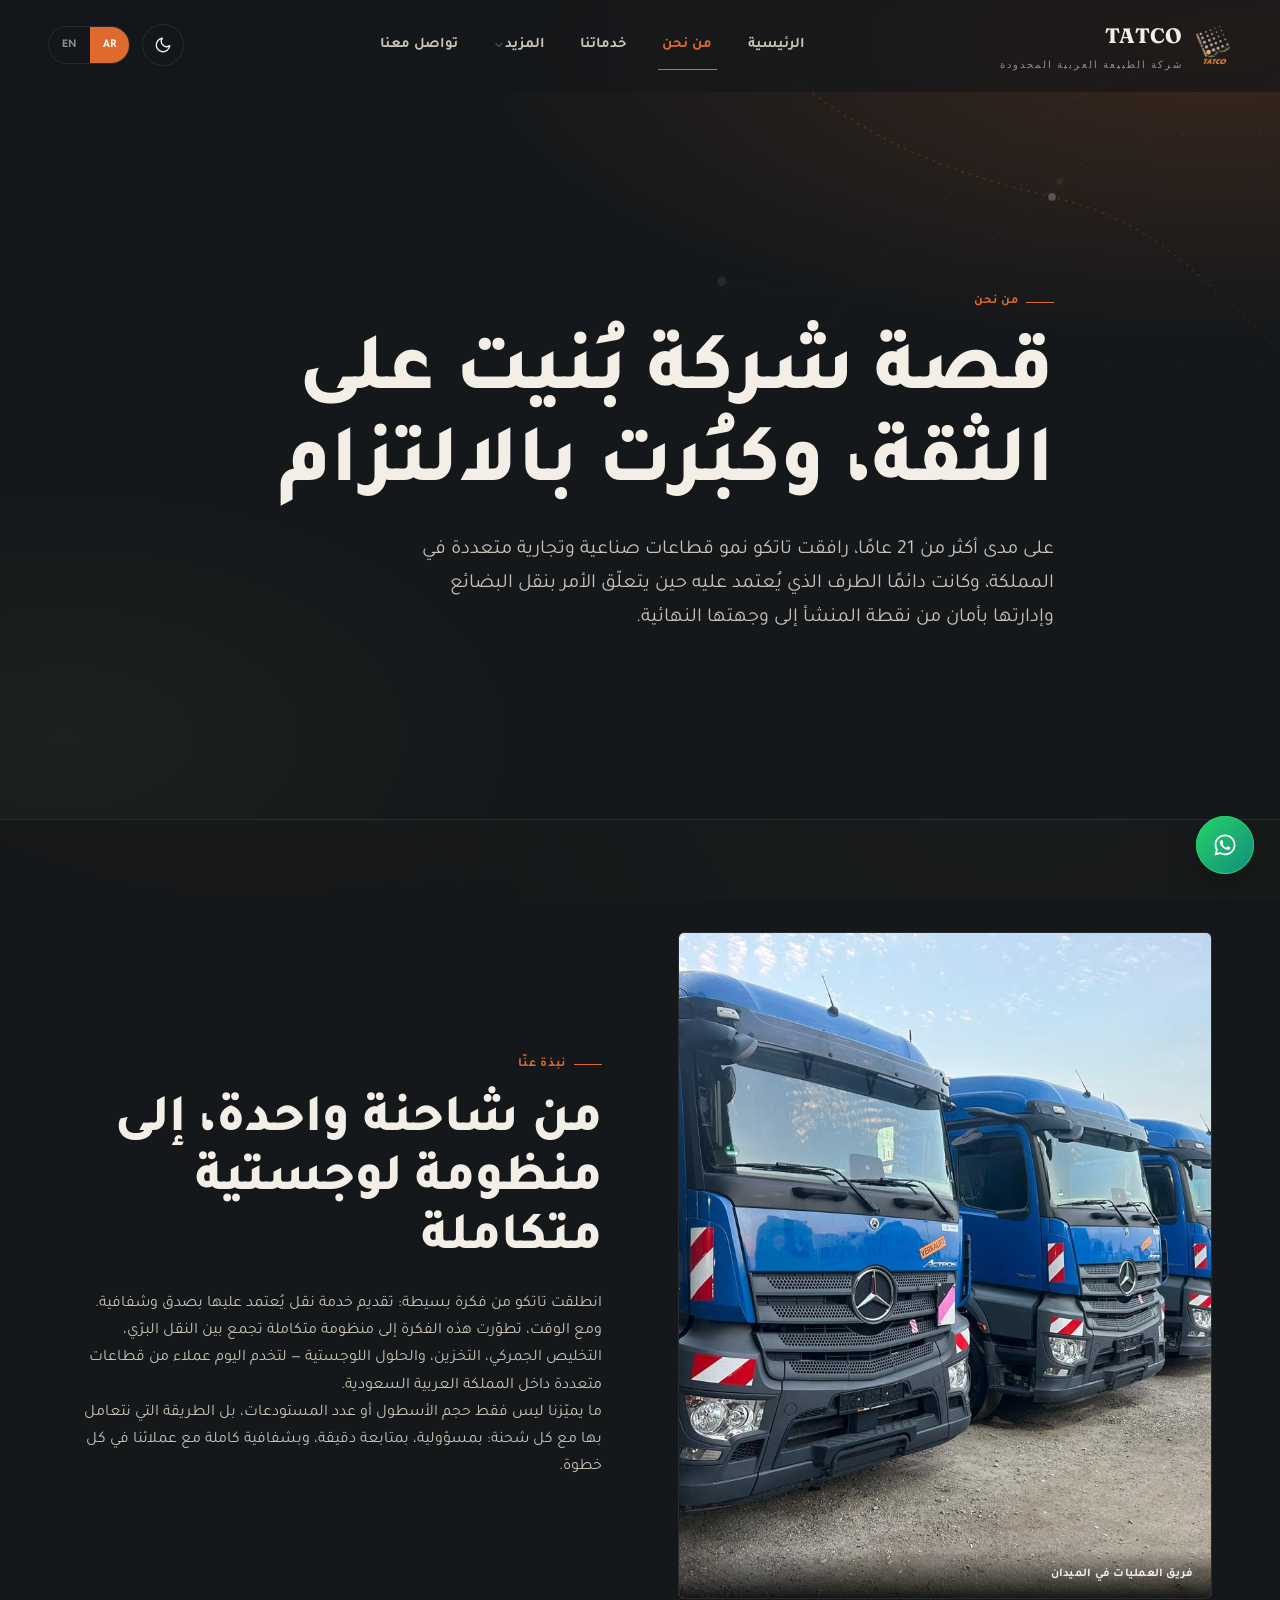
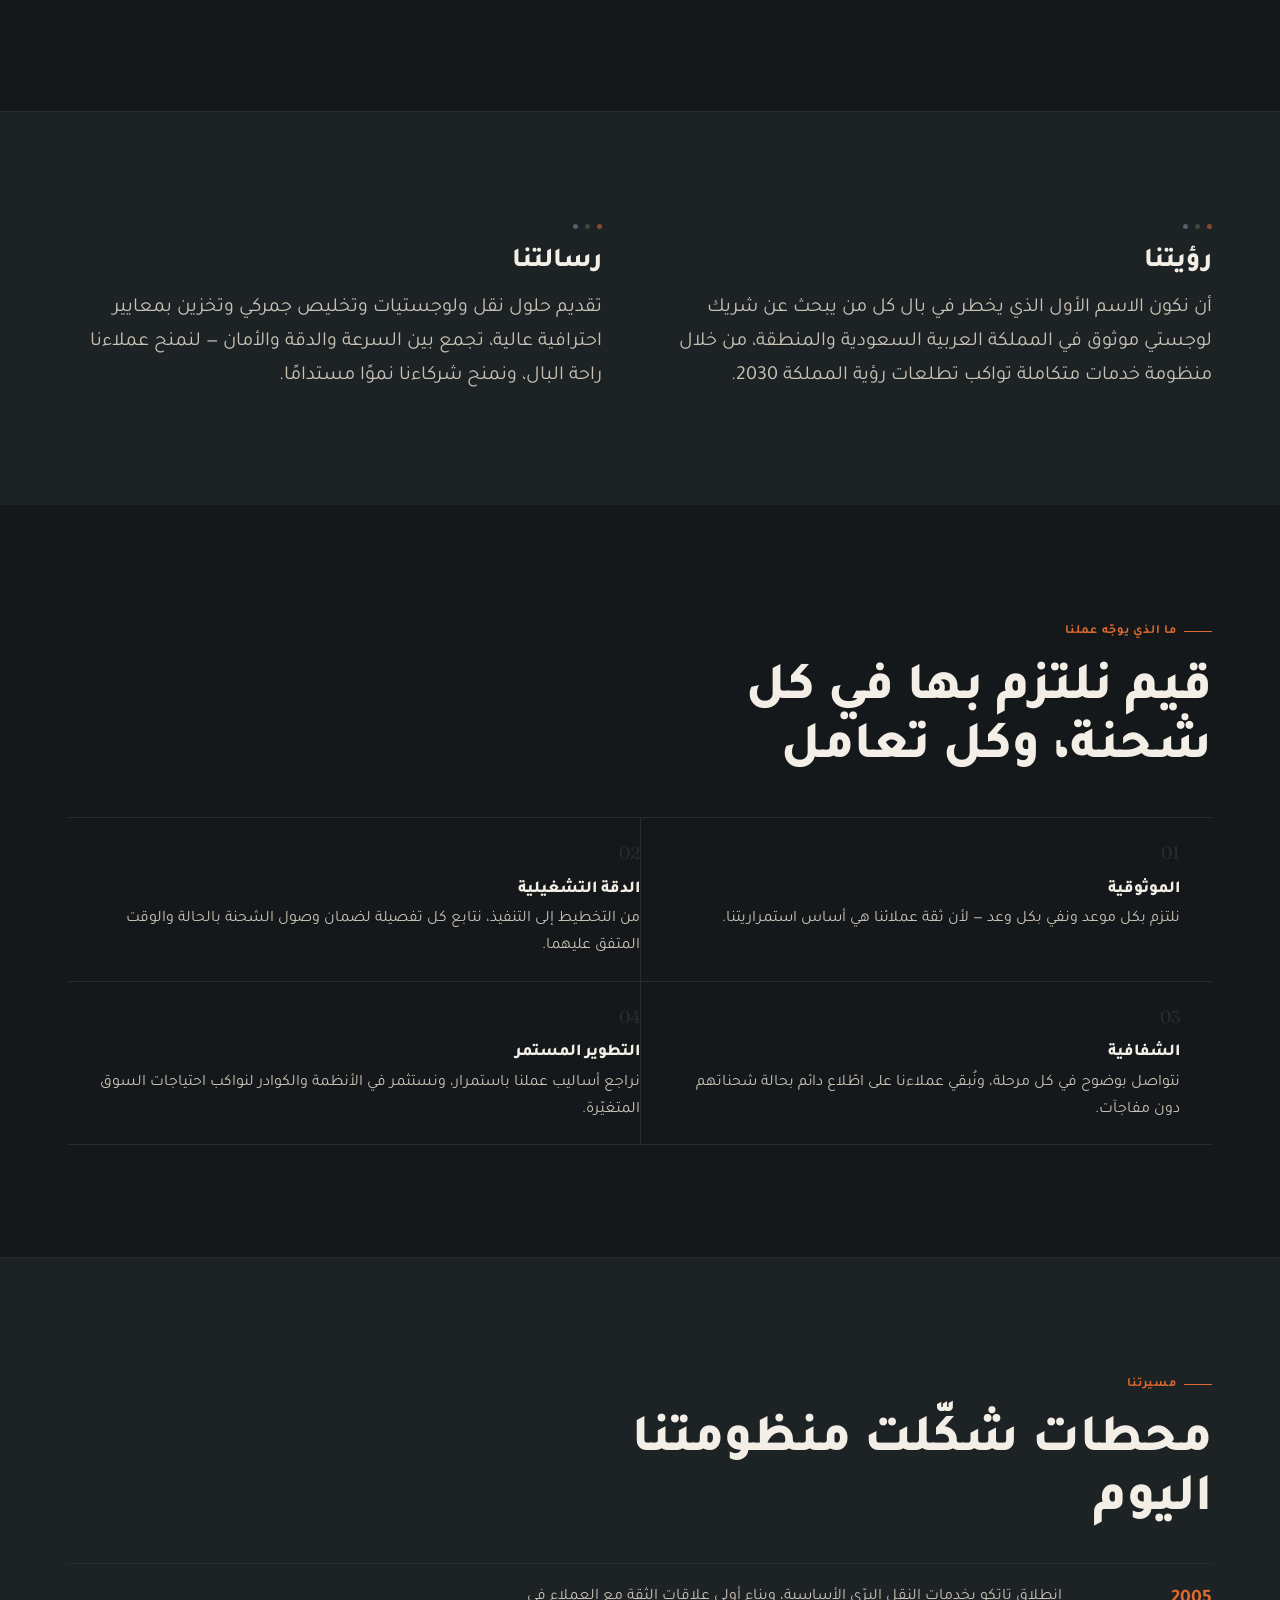
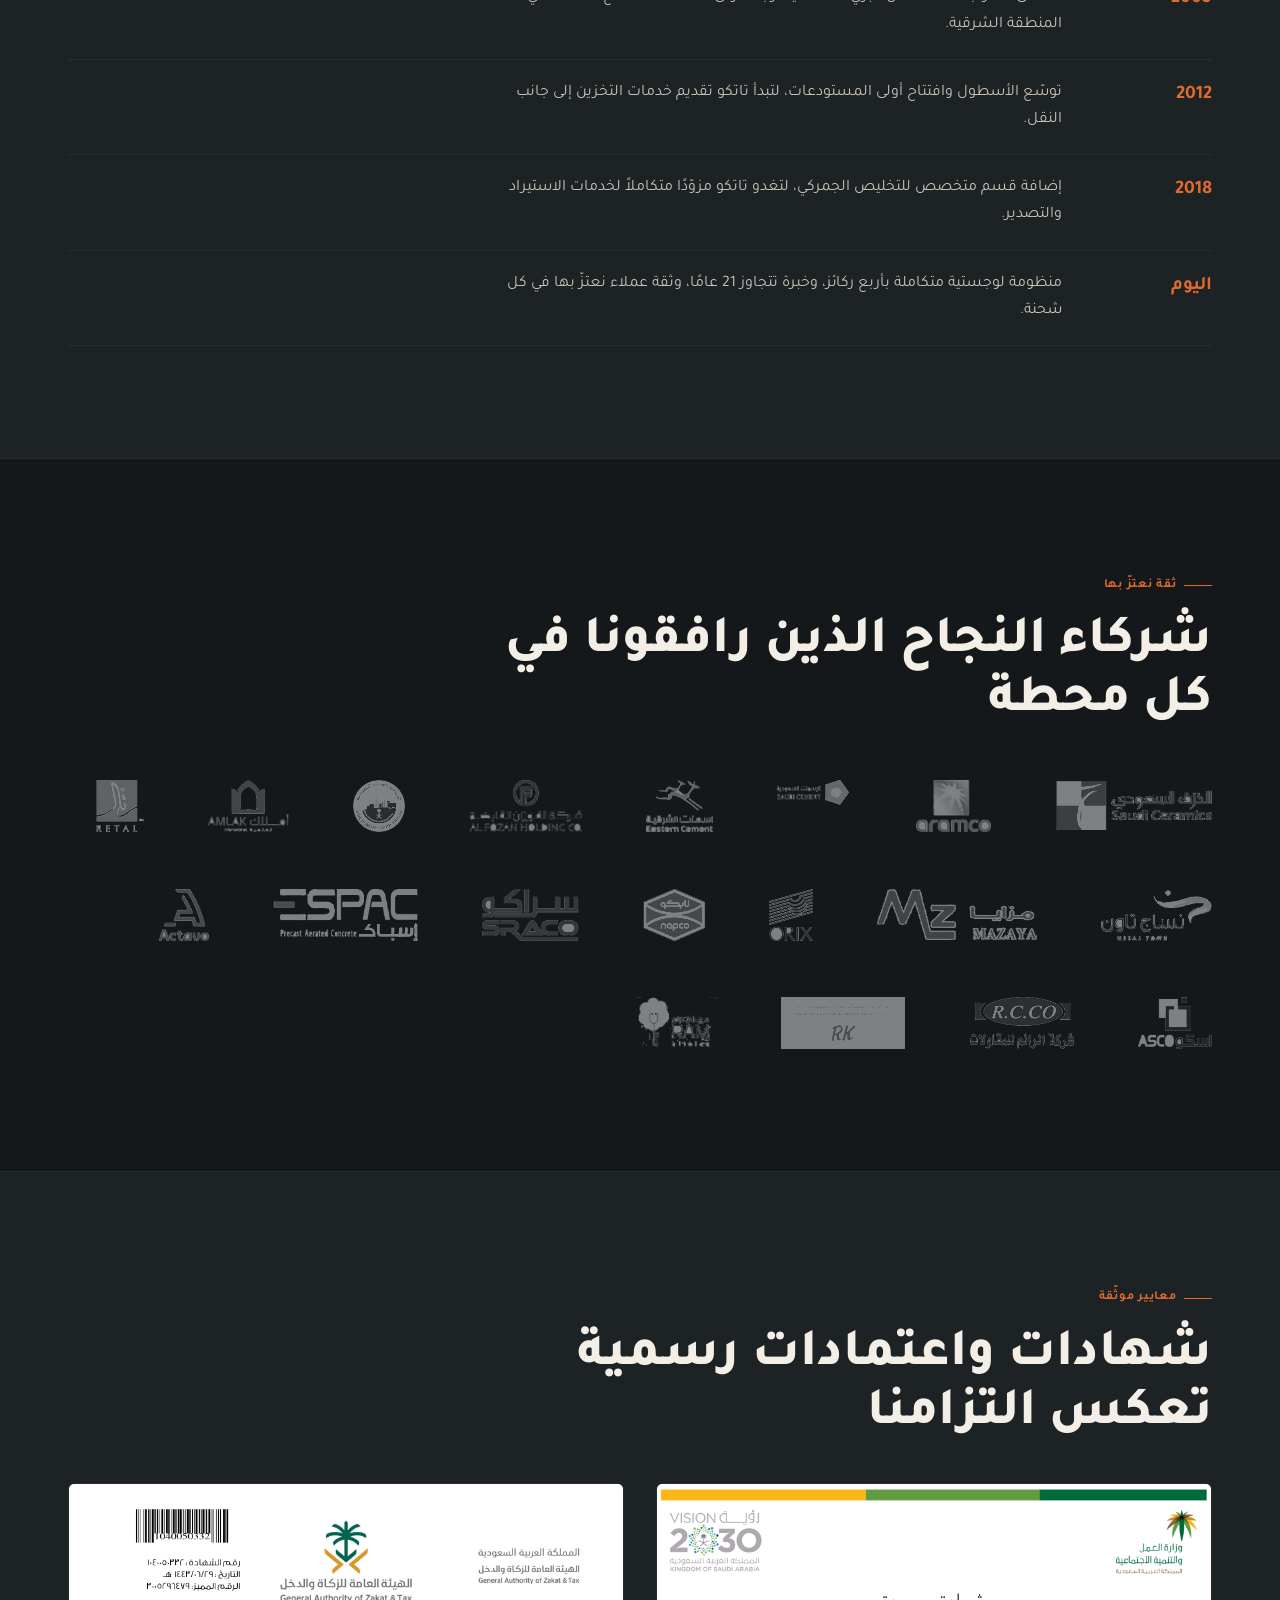
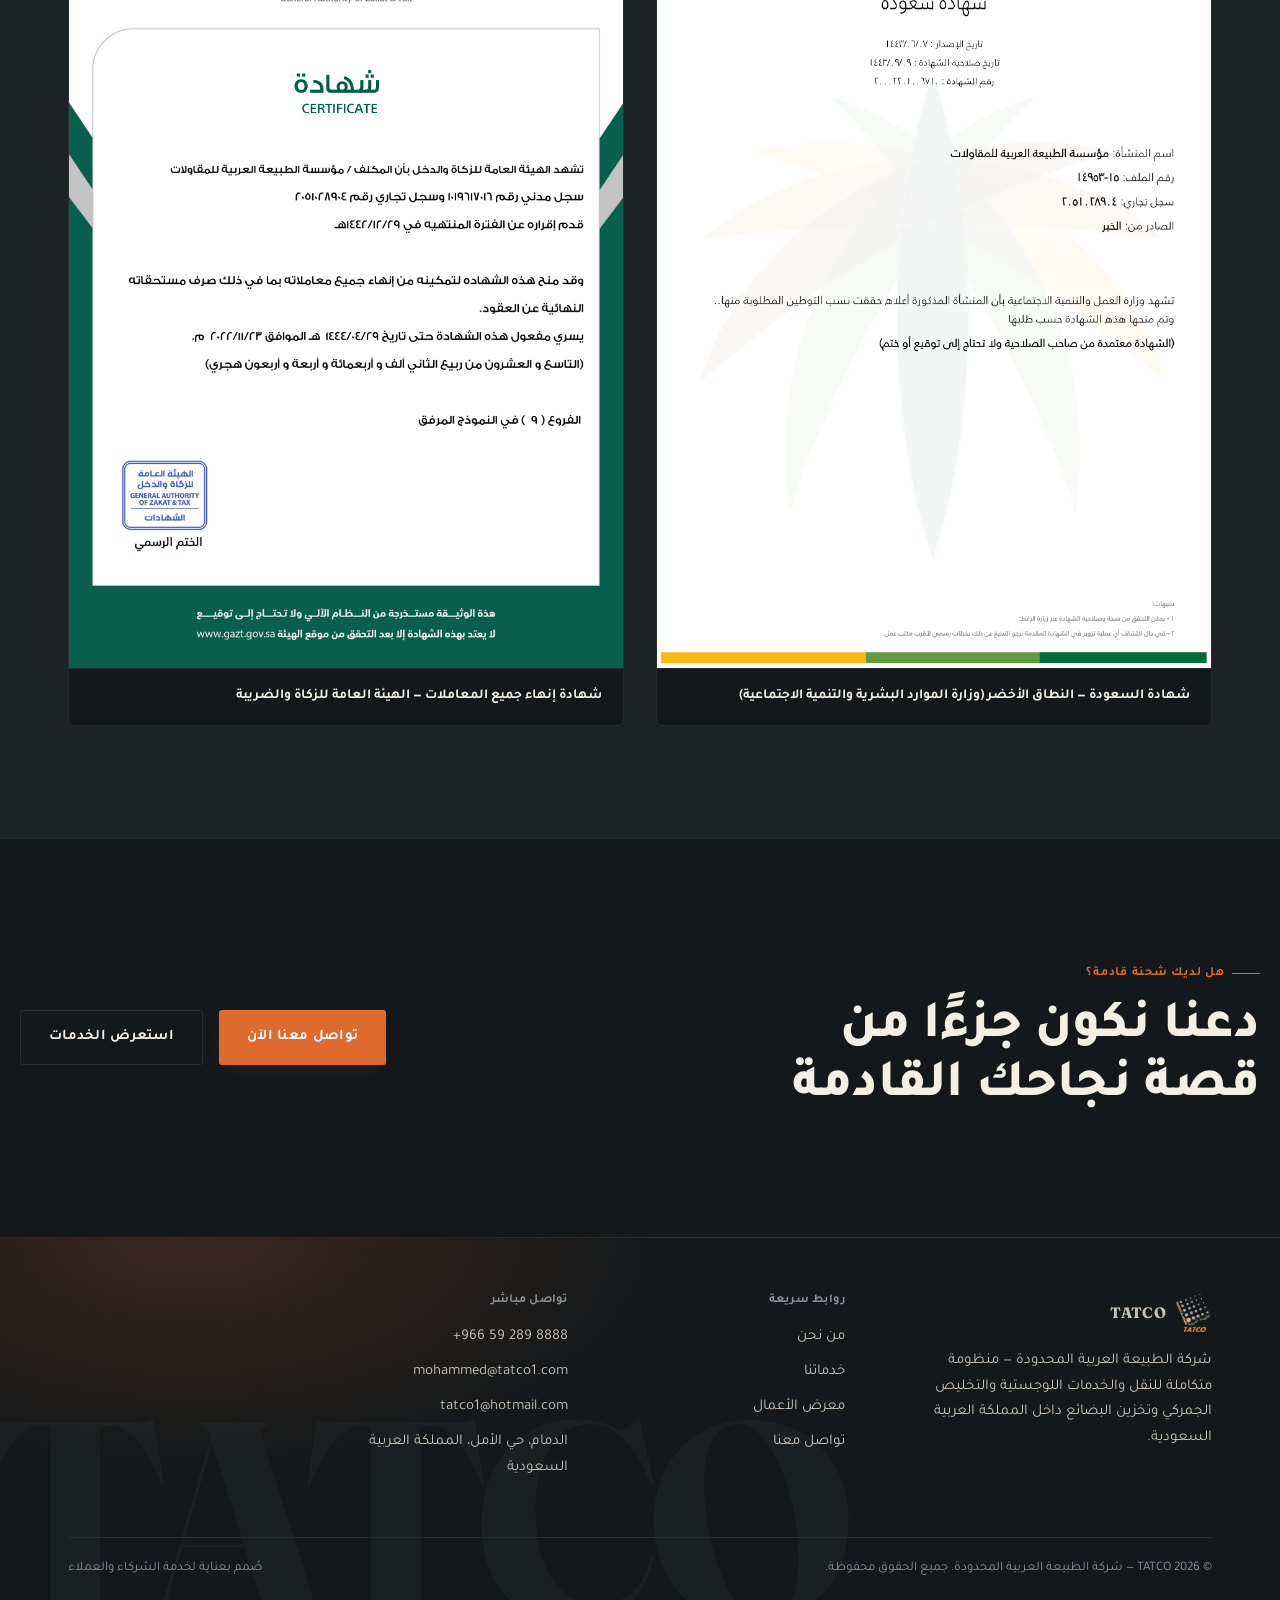
<file: about.html>
<!DOCTYPE html>
<html lang="ar" dir="rtl" data-theme="dark" data-title-ar="من نحن | TATCO — أكثر من 21 عامًا في النقل واللوجستيات" data-title-en="About Us | TATCO — Over 21 Years in Transport &amp; Logistics">
<head>
<meta charset="UTF-8">
<meta name="viewport" content="width=device-width, initial-scale=1">
<meta name="theme-color" content="#15181a" media="(prefers-color-scheme: dark)">
<meta name="theme-color" content="#f5f1e8" media="(prefers-color-scheme: light)">
<meta name="description" content="تعرّف على تاتكو: قصتنا، رؤيتنا، رسالتنا، وقيمنا التي قادتنا لأكثر من 21 عامًا من العمل في قطاع النقل والخدمات اللوجستية بالمملكة العربية السعودية.">
<link rel="canonical" href="https://voltstore.github.io/tatco-site/about.html">
<link rel="icon" type="image/png" href="assets/img/logo.png">
<title>من نحن | TATCO — أكثر من 21 عامًا في النقل واللوجستيات</title>
<link rel="preconnect" href="https://fonts.googleapis.com">
<link rel="preconnect" href="https://fonts.gstatic.com" crossorigin>
<link href="https://fonts.googleapis.com/css2?family=Fraunces:opsz,wght@9..144,400;9..144,600;9..144,700;9..144,900&family=Plus+Jakarta+Sans:wght@400;500;600;700;800&family=Tajawal:wght@400;500;700;800;900&family=JetBrains+Mono:wght@400;500;700&display=swap" rel="stylesheet">
<link rel="stylesheet" href="assets/css/theme.css">
<link rel="stylesheet" href="assets/css/base.css">
<link rel="stylesheet" href="assets/css/components.css">
<script>(function(){try{var t=localStorage.getItem('tatco-theme')||'dark';document.documentElement.setAttribute('data-theme',t);}catch(e){}})();</script>
</head>
<body>

<a class="skip-link" href="#main-content"><span class="lang-ar">تخطي إلى المحتوى</span><span class="lang-en">Skip to main</span></a>

<svg style="position:absolute;width:0;height:0;overflow:hidden"><use href="assets/svg/icons.svg#i-logo"/></svg>
<object type="image/svg+xml" data="assets/svg/icons.svg" style="display:none" aria-hidden="true"></object>

<header class="nav">
  <a href="index.html" class="brand">
    <img class="mark" src="assets/img/logo.png" alt="TATCO">
    <span>TATCO<small class="lang-ar">شركة الطبيعة العربية المحدودة</small><small class="lang-en">Arabian Nature Co. Ltd.</small></span>
  </a>
  <nav class="nav-links" id="nav-links" aria-label="Main">
    <a href="index.html"><span class="lang-ar">الرئيسية</span><span class="lang-en">Home</span></a>
    <a href="about.html" class="is-active" aria-current="page"><span class="lang-ar">من نحن</span><span class="lang-en">About</span></a>
    <a href="services.html"><span class="lang-ar">خدماتنا</span><span class="lang-en">Services</span></a>
    <div class="nav-dropdown">
      <a href="case-studies.html"><span class="lang-ar">المزيد</span><span class="lang-en">More</span> <svg width="12" height="12" style="opacity:.6"><use href="assets/svg/icons.svg#i-chevron-down"/></svg></a>
      <div class="nav-dropdown-menu">
        <a href="tracking.html"><svg><use href="assets/svg/icons.svg#i-package"/></svg><span class="lang-ar">تتبع</span><span class="lang-en">Track</span></a>
        <a href="case-studies.html"><svg><use href="assets/svg/icons.svg#i-trophy"/></svg><span class="lang-ar">قصص النجاح</span><span class="lang-en">Case Studies</span></a>
        <a href="sustainability.html"><svg><use href="assets/svg/icons.svg#i-leaf"/></svg><span class="lang-ar">الاستدامة</span><span class="lang-en">Sustainability</span></a>
        <a href="careers.html"><svg><use href="assets/svg/icons.svg#i-briefcase"/></svg><span class="lang-ar">الوظائف</span><span class="lang-en">Careers</span></a>
        <a href="faq.html"><svg><use href="assets/svg/icons.svg#i-document"/></svg><span class="lang-ar">FAQ</span><span class="lang-en">FAQ</span></a>
        <a href="gallery.html"><svg><use href="assets/svg/icons.svg#i-eye"/></svg><span class="lang-ar">المعرض</span><span class="lang-en">Gallery</span></a>
      </div>
    </div>
    <a href="contact.html"><span class="lang-ar">تواصل معنا</span><span class="lang-en">Contact</span></a>
  </nav>
  <div class="nav-tools">
    <button class="theme-toggle" type="button" aria-label="تبديل الوضع">
      <svg class="icon-sun"><use href="assets/svg/icons.svg#i-sun"/></svg>
      <svg class="icon-moon"><use href="assets/svg/icons.svg#i-moon"/></svg>
    </button>
    <div class="lang-switch" role="group" aria-label="Language">
      <button data-lang="ar" type="button">AR</button>
      <button data-lang="en" type="button">EN</button>
    </div>
    <button class="nav-burger" aria-label="فتح القائمة" aria-expanded="false" aria-controls="nav-links" type="button"><span></span><span></span><span></span></button>
  </div>
</header>

<main id="main-content">

<!-- ============ هيدر الصفحة ============ -->
<section class="hero" style="padding-block: clamp(7rem, 14vw, 9.5rem) 3rem">
  <img class="hero-net" src="assets/svg/network.svg" alt="" aria-hidden="true" style="opacity:.32; width:min(54vw,720px)">
  <div class="wrap" style="position:relative; z-index:2">
    <p class="eyebrow reveal"><span class="lang-ar">من نحن</span><span class="lang-en">About TATCO</span></p>
    <h1 class="reveal" style="margin-block:1rem 1.2rem; max-width:18ch">
      <span class="lang-ar">قصة شركة بُنيت على الثقة، وكبُرت بالالتزام</span>
      <span class="lang-en">A company built on trust, and grown through commitment</span>
    </h1>
    <p class="lede reveal" style="max-width:60ch">
      <span class="lang-ar">على مدى أكثر من 21 عامًا، رافقت تاتكو نمو قطاعات صناعية وتجارية متعددة في المملكة، وكانت دائمًا الطرف الذي يُعتمد عليه حين يتعلّق الأمر بنقل البضائع وإدارتها بأمان من نقطة المنشأ إلى وجهتها النهائية.</span>
      <span class="lang-en">For more than 21 years, TATCO has walked alongside the growth of numerous industrial and commercial sectors in the Kingdom — always the partner relied upon when it comes to moving and managing goods safely from origin to final destination.</span>
    </p>
  </div>
</section>

<!-- ============ نبذة + صورة ============ -->
<section class="section">
  <div class="wrap grid-2">
    <div class="frame frame--tall reveal">
      <img src="assets/img/about-team.jpg" alt="فريق عمليات تاتكو" loading="lazy" onerror="this.removeAttribute('src')">
      <span class="frame-tag"><span class="lang-ar">فريق العمليات في الميدان</span><span class="lang-en">Our operations team in the field</span></span>
    </div>
    <div>
      <p class="eyebrow reveal"><span class="lang-ar">نبذة عنّا</span><span class="lang-en">Our Story</span></p>
      <h2 class="reveal" style="margin-block:1rem 1.3rem">
        <span class="lang-ar">من شاحنة واحدة، إلى منظومة لوجستية متكاملة</span>
        <span class="lang-en">From a single truck to a complete logistics ecosystem</span>
      </h2>
      <p class="reveal">
        <span class="lang-ar">انطلقت تاتكو من فكرة بسيطة: تقديم خدمة نقل يُعتمد عليها بصدق وشفافية. ومع الوقت، تطوّرت هذه الفكرة إلى منظومة متكاملة تجمع بين النقل البرّي، التخليص الجمركي، التخزين، والحلول اللوجستية — لتخدم اليوم عملاء من قطاعات متعددة داخل المملكة العربية السعودية.</span>
        <span class="lang-en">TATCO started from a simple idea: provide a transport service people could genuinely rely on. Over time, that idea grew into a complete ecosystem combining land transport, customs clearance, warehousing, and logistics solutions — today serving clients across multiple sectors throughout the Kingdom of Saudi Arabia.</span>
      </p>
      <p class="reveal">
        <span class="lang-ar">ما يميّزنا ليس فقط حجم الأسطول أو عدد المستودعات، بل الطريقة التي نتعامل بها مع كل شحنة: بمسؤولية، بمتابعة دقيقة، وبشفافية كاملة مع عملائنا في كل خطوة.</span>
        <span class="lang-en">What sets us apart isn't just the size of our fleet or the number of warehouses — it's how we treat every single shipment: with responsibility, precise follow-up, and complete transparency with our clients at every step.</span>
      </p>
    </div>
  </div>
</section>

<!-- ============ الرؤية والرسالة ============ -->
<section class="section" style="border-top:var(--hairline); background:var(--ink-2)">
  <div class="wrap">
    <div class="grid-2" style="align-items:start">
      <div class="reveal">
        <span class="dotline" style="margin-bottom:1.2rem"><span></span><span></span><span></span></span>
        <h3 style="margin-bottom:.8rem">
          <span class="lang-ar">رؤيتنا</span><span class="lang-en">Our Vision</span>
        </h3>
        <p class="lede">
          <span class="lang-ar">أن نكون الاسم الأول الذي يخطر في بال كل من يبحث عن شريك لوجستي موثوق في المملكة العربية السعودية والمنطقة، من خلال منظومة خدمات متكاملة تواكب تطلعات رؤية المملكة 2030.</span>
          <span class="lang-en">To be the first name that comes to mind for anyone seeking a trusted logistics partner in Saudi Arabia and the region — through an integrated system of services aligned with the ambitions of Saudi Vision 2030.</span>
        </p>
      </div>
      <div class="reveal">
        <span class="dotline" style="margin-bottom:1.2rem"><span></span><span></span><span></span></span>
        <h3 style="margin-bottom:.8rem">
          <span class="lang-ar">رسالتنا</span><span class="lang-en">Our Mission</span>
        </h3>
        <p class="lede">
          <span class="lang-ar">تقديم حلول نقل ولوجستيات وتخليص جمركي وتخزين بمعايير احترافية عالية، تجمع بين السرعة والدقة والأمان — لنمنح عملاءنا راحة البال، ونمنح شركاءنا نموًا مستدامًا.</span>
          <span class="lang-en">To deliver transport, logistics, customs clearance, and warehousing solutions with high professional standards that combine speed, precision, and safety — giving our clients peace of mind and our partners sustainable growth.</span>
        </p>
      </div>
    </div>
  </div>
</section>

<!-- ============ القيم ============ -->
<section class="section">
  <div class="wrap">
    <p class="eyebrow reveal"><span class="lang-ar">ما الذي يوجّه عملنا</span><span class="lang-en">What Guides Our Work</span></p>
    <h2 class="reveal" style="margin-block:1rem 2.4rem; max-width:20ch">
      <span class="lang-ar">قيم نلتزم بها في كل شحنة، وكل تعامل</span>
      <span class="lang-en">Values we uphold in every shipment, every interaction</span>
    </h2>

    <div class="values-list reveal-stagger">
      <div class="value-item reveal" style="--i:0">
        <span class="value-num">01</span>
        <h4 style="margin:.6rem 0 .4rem">
          <span class="lang-ar">الموثوقية</span><span class="lang-en">Reliability</span>
        </h4>
        <p>
          <span class="lang-ar">نلتزم بكل موعد ونفي بكل وعد — لأن ثقة عملائنا هي أساس استمراريتنا.</span>
          <span class="lang-en">We honor every deadline and keep every promise — because our clients' trust is the foundation of our continuity.</span>
        </p>
      </div>
      <div class="value-item reveal" style="--i:1">
        <span class="value-num">02</span>
        <h4 style="margin:.6rem 0 .4rem">
          <span class="lang-ar">الدقة التشغيلية</span><span class="lang-en">Operational Precision</span>
        </h4>
        <p>
          <span class="lang-ar">من التخطيط إلى التنفيذ، نتابع كل تفصيلة لضمان وصول الشحنة بالحالة والوقت المتفق عليهما.</span>
          <span class="lang-en">From planning to execution, we track every detail to ensure shipments arrive in the agreed condition and on the agreed time.</span>
        </p>
      </div>
      <div class="value-item reveal" style="--i:2">
        <span class="value-num">03</span>
        <h4 style="margin:.6rem 0 .4rem">
          <span class="lang-ar">الشفافية</span><span class="lang-en">Transparency</span>
        </h4>
        <p>
          <span class="lang-ar">نتواصل بوضوح في كل مرحلة، ونُبقي عملاءنا على اطّلاع دائم بحالة شحناتهم دون مفاجآت.</span>
          <span class="lang-en">We communicate clearly at every stage, keeping clients continuously informed about their shipments — no surprises.</span>
        </p>
      </div>
      <div class="value-item reveal" style="--i:3">
        <span class="value-num">04</span>
        <h4 style="margin:.6rem 0 .4rem">
          <span class="lang-ar">التطوير المستمر</span><span class="lang-en">Continuous Improvement</span>
        </h4>
        <p>
          <span class="lang-ar">نراجع أساليب عملنا باستمرار، ونستثمر في الأنظمة والكوادر لنواكب احتياجات السوق المتغيّرة.</span>
          <span class="lang-en">We continually review how we work and invest in systems and people to keep pace with the market's evolving needs.</span>
        </p>
      </div>
    </div>
  </div>
</section>

<!-- ============ مسيرة الشركة ============ -->
<section class="section" style="border-top:var(--hairline); background:var(--ink-2)">
  <div class="wrap">
    <p class="eyebrow reveal"><span class="lang-ar">مسيرتنا</span><span class="lang-en">Our Journey</span></p>
    <h2 class="reveal" style="margin-block:1rem 2rem; max-width:20ch">
      <span class="lang-ar">محطات شكّلت منظومتنا اليوم</span>
      <span class="lang-en">Milestones that shaped who we are today</span>
    </h2>

    <div class="timeline">
      <div class="timeline-row reveal">
        <span class="timeline-year">2005</span>
        <p>
          <span class="lang-ar">انطلاق تاتكو بخدمات النقل البرّي الأساسية، وبناء أولى علاقات الثقة مع العملاء في المنطقة الشرقية.</span>
          <span class="lang-en">TATCO launches with core land-transport services, building its first relationships of trust with clients in the Eastern Province.</span>
        </p>
      </div>
      <div class="timeline-row reveal">
        <span class="timeline-year">2012</span>
        <p>
          <span class="lang-ar">توسّع الأسطول وافتتاح أولى المستودعات، لتبدأ تاتكو تقديم خدمات التخزين إلى جانب النقل.</span>
          <span class="lang-en">The fleet expands and the first warehouses open, marking TATCO's move into storage services alongside transport.</span>
        </p>
      </div>
      <div class="timeline-row reveal">
        <span class="timeline-year">2018</span>
        <p>
          <span class="lang-ar">إضافة قسم متخصص للتخليص الجمركي، لتغدو تاتكو مزوّدًا متكاملاً لخدمات الاستيراد والتصدير.</span>
          <span class="lang-en">A dedicated customs-clearance division is added, turning TATCO into a complete provider for import and export operations.</span>
        </p>
      </div>
      <div class="timeline-row reveal">
        <span class="timeline-year">
          <span class="lang-ar">اليوم</span><span class="lang-en">Today</span>
        </span>
        <p>
          <span class="lang-ar">منظومة لوجستية متكاملة بأربع ركائز، وخبرة تتجاوز 21 عامًا، وثقة عملاء نعتزّ بها في كل شحنة.</span>
          <span class="lang-en">A fully integrated four-pillar logistics system, more than 21 years of experience, and the trust of clients we are proud to carry with every shipment.</span>
        </p>
      </div>
    </div>
  </div>
</section>

<!-- ============ شركاء النجاح ============ -->
<section class="section" style="border-top:var(--hairline)">
  <div class="wrap">
    <p class="eyebrow reveal"><span class="lang-ar">ثقة نعتزّ بها</span><span class="lang-en">Trust We Value</span></p>
    <h2 class="reveal" style="margin-block:1rem 2.4rem; max-width:24ch">
      <span class="lang-ar">شركاء النجاح الذين رافقونا في كل محطة</span>
      <span class="lang-en">Success partners who've walked every step with us</span>
    </h2>
    <div class="partners-grid reveal">
      <div class="partner-chip" title="الخزف السعودي">
        <img src="assets/img/partners/saudi-ceramics.png" alt="الخزف السعودي — Saudi Ceramics" loading="lazy">
      </div>
      <div class="partner-chip" title="أرامكو السعودية">
        <img src="assets/img/partners/aramco.png" alt="أرامكو السعودية — Saudi Aramco" loading="lazy">
      </div>
      <div class="partner-chip" title="الإسمنت السعودية">
        <img src="assets/img/partners/saudi-cement.png" alt="الإسمنت السعودية — Saudi Cement" loading="lazy">
      </div>
      <div class="partner-chip" title="أسمنت الشرقية">
        <img src="assets/img/partners/eastern-cement.png" alt="أسمنت الشرقية — Eastern Cement" loading="lazy">
      </div>
      <div class="partner-chip" title="الفوزان القابضة">
        <img src="assets/img/partners/al-fozan-holding.png" alt="الفوزان القابضة — Al Fozan Holding" loading="lazy">
      </div>
      <div class="partner-chip" title="الهيئة الملكية للجبيل وينبع">
        <img src="assets/img/partners/royal-commission-jubail-yanbu.png" alt="الهيئة الملكية للجبيل وينبع — Royal Commission for Jubail & Yanbu" loading="lazy">
      </div>
      <div class="partner-chip" title="أملاك العالمية">
        <img src="assets/img/partners/amlak-international.png" alt="أملاك العالمية — Amlak International" loading="lazy">
      </div>
      <div class="partner-chip" title="ريتال العقارية">
        <img src="assets/img/partners/retal.png" alt="ريتال العقارية — Retal" loading="lazy">
      </div>
      <div class="partner-chip" title="نساج تاون">
        <img src="assets/img/partners/nesaj-town.png" alt="نساج تاون — Nesaj Town" loading="lazy">
      </div>
      <div class="partner-chip" title="مزايا">
        <img src="assets/img/partners/mazaya.png" alt="مزايا — Mazaya" loading="lazy">
      </div>
      <div class="partner-chip" title="أوركس السعودية">
        <img src="assets/img/partners/orix.png" alt="أوركس السعودية — ORIX Saudi Arabia" loading="lazy">
      </div>
      <div class="partner-chip" title="نابكو">
        <img src="assets/img/partners/napco.png" alt="نابكو — NAPCO" loading="lazy">
      </div>
      <div class="partner-chip" title="سراكو">
        <img src="assets/img/partners/sraco.png" alt="سراكو — SRACO" loading="lazy">
      </div>
      <div class="partner-chip" title="إسباك — الخرسانة الرغوية">
        <img src="assets/img/partners/espac.png" alt="إسباك — الخرسانة الرغوية — ESPAC Precast Aerated Concrete" loading="lazy">
      </div>
      <div class="partner-chip" title="أكتافو">
        <img src="assets/img/partners/actavo.png" alt="أكتافو — Actavo" loading="lazy">
      </div>
      <div class="partner-chip" title="أسكو">
        <img src="assets/img/partners/asco.png" alt="أسكو — ASCO" loading="lazy">
      </div>
      <div class="partner-chip" title="شركة الرائم للمقاولات">
        <img src="assets/img/partners/rcco-rraem-contracting.png" alt="شركة الرائم للمقاولات — Al Raem Contracting Co." loading="lazy">
      </div>
      <div class="partner-chip" title="رياض المملكة للتجارة والمقاولات">
        <img src="assets/img/partners/riyadh-kingdom-trading.png" alt="رياض المملكة للتجارة والمقاولات — Riyadh Kingdom Trading & Contracting" loading="lazy">
      </div>
      <div class="partner-chip" title="عيادات رام">
        <img src="assets/img/partners/ram-clinics.png" alt="عيادات رام — RAM Clinics" loading="lazy">
      </div>
    </div>
  </div>
</section>

<!-- ============ الشهادات والاعتمادات ============ -->
<section class="section" style="border-top:var(--hairline); background:var(--ink-2)">
  <div class="wrap">
    <p class="eyebrow reveal"><span class="lang-ar">معايير موثّقة</span><span class="lang-en">Documented Standards</span></p>
    <h2 class="reveal" style="margin-block:1rem 2.4rem; max-width:22ch">
      <span class="lang-ar">شهادات واعتمادات رسمية تعكس التزامنا</span>
      <span class="lang-en">Official certificates and accreditations reflecting our commitment</span>
    </h2>
    <div class="certs-grid reveal">
      <div class="cert-card">
        <img src="assets/img/certificates/saudization-certificate.png" alt="شهادة السعودة — النطاق الأخضر" loading="lazy">
        <div class="cert-label">
          <span class="lang-ar">شهادة السعودة — النطاق الأخضر (وزارة الموارد البشرية والتنمية الاجتماعية)</span>
          <span class="lang-en">Saudization Certificate — Green Range (Ministry of Human Resources & Social Development)</span>
        </div>
      </div>
      <div class="cert-card">
        <img src="assets/img/certificates/zakat-tax-certificate.png" alt="شهادة الهيئة العامة للزكاة والضريبة" loading="lazy">
        <div class="cert-label">
          <span class="lang-ar">شهادة إنهاء جميع المعاملات — الهيئة العامة للزكاة والضريبة</span>
          <span class="lang-en">Certificate of Completed Obligations — General Authority of Zakat & Tax</span>
        </div>
      </div>
    </div>
  </div>
</section>

<!-- ============ شريط CTA ختامي ============ -->
<section class="section section--tight" style="border-top:var(--hairline)">
  <div class="wrap cta-strip">
    <div>
      <p class="eyebrow reveal"><span class="lang-ar">هل لديك شحنة قادمة؟</span><span class="lang-en">Have an upcoming shipment?</span></p>
      <h2 class="reveal" style="margin-top:.8rem; max-width:18ch">
        <span class="lang-ar">دعنا نكون جزءًا من قصة نجاحك القادمة</span>
        <span class="lang-en">Let us be part of your next success story</span>
      </h2>
    </div>
    <div class="reveal" style="display:flex; gap:1rem; flex-wrap:wrap">
      <a href="contact.html" class="btn btn--solid"><span class="lang-ar">تواصل معنا الآن</span><span class="lang-en">Contact Us Now</span></a>
      <a href="services.html" class="btn btn--ghost"><span class="lang-ar">استعرض الخدمات</span><span class="lang-en">View Services</span></a>
    </div>
  </div>
</section>

<footer class="footer">
  <div class="wrap">
    <div class="footer-grid">
      <div>
        <a href="index.html" class="brand" style="margin-bottom:1rem; display:inline-flex">
          <img class="mark" src="assets/img/logo.png" alt="TATCO">
          <span>TATCO</span>
        </a>
        <p style="max-width:36ch">
          <span class="lang-ar">شركة الطبيعة العربية المحدودة — منظومة متكاملة للنقل والخدمات اللوجستية والتخليص الجمركي وتخزين البضائع داخل المملكة العربية السعودية.</span>
          <span class="lang-en">Arabian Nature Co. Ltd. — an integrated system for transport, logistics, customs clearance, and warehousing across the Kingdom of Saudi Arabia.</span>
        </p>
      </div>
      <div>
        <h4><span class="lang-ar">روابط سريعة</span><span class="lang-en">Quick Links</span></h4>
        <ul>
          <li><a href="about.html"><span class="lang-ar">من نحن</span><span class="lang-en">About Us</span></a></li>
          <li><a href="services.html"><span class="lang-ar">خدماتنا</span><span class="lang-en">Our Services</span></a></li>
          <li><a href="gallery.html"><span class="lang-ar">معرض الأعمال</span><span class="lang-en">Gallery</span></a></li>
          <li><a href="contact.html"><span class="lang-ar">تواصل معنا</span><span class="lang-en">Contact</span></a></li>
        </ul>
      </div>
      <div>
        <h4><span class="lang-ar">تواصل مباشر</span><span class="lang-en">Get in Touch</span></h4>
        <ul>
          <li dir="ltr"><a href="tel:+966592898888">+966 59 289 8888</a></li>
          <li><a href="mailto:mohammed@tatco1.com">mohammed@tatco1.com</a></li>
          <li><a href="mailto:tatco1@hotmail.com">tatco1@hotmail.com</a></li>
          <li><span class="lang-ar">الدمام، حي الأمل، المملكة العربية السعودية</span><span class="lang-en">Dammam, Al Amal District, Saudi Arabia</span></li>
        </ul>
      </div>
    </div>
    <div class="footer-bottom">
      <span>© <span id="year">2026</span> TATCO — <span class="lang-ar">شركة الطبيعة العربية المحدودة. جميع الحقوق محفوظة.</span><span class="lang-en">Arabian Nature Co. Ltd. All rights reserved.</span></span>
      <span class="lang-ar">صُمم بعناية لخدمة الشركاء والعملاء</span>
      <span class="lang-en">Designed with care for our partners and clients</span>
    </div>
  </div>
</footer>

</main>

<a class="whatsapp-fab" href="https://wa.me/966592898888" target="_blank" rel="noopener" aria-label="تواصل عبر واتساب">
  <span class="ping" aria-hidden="true"></span>
  <svg viewBox="0 0 32 32"><use href="assets/svg/icons.svg#i-whatsapp"/></svg>
</a>
<button class="to-top" type="button" aria-label="Back to top"><svg><use href="assets/svg/icons.svg#i-arrow"/></svg></button>

<script src="assets/js/main.js"></script>
</body>
</html>
</file>
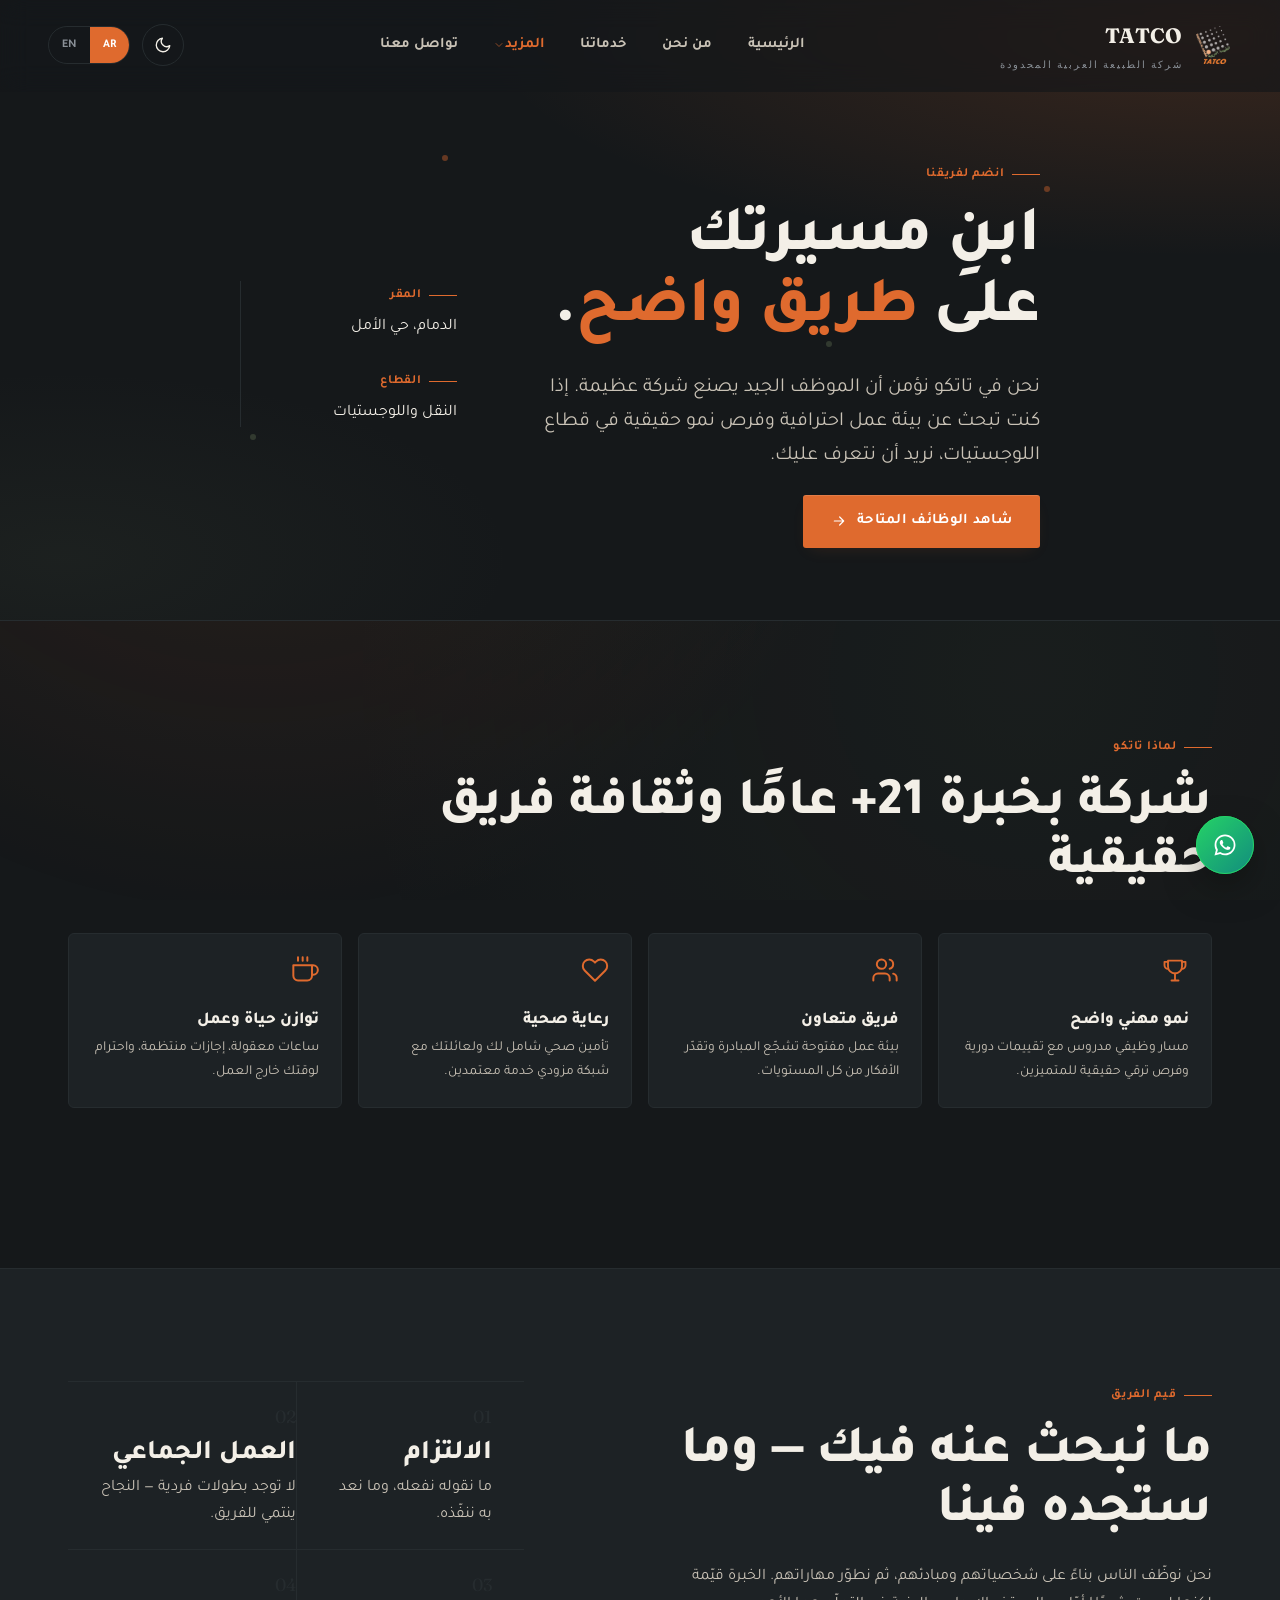
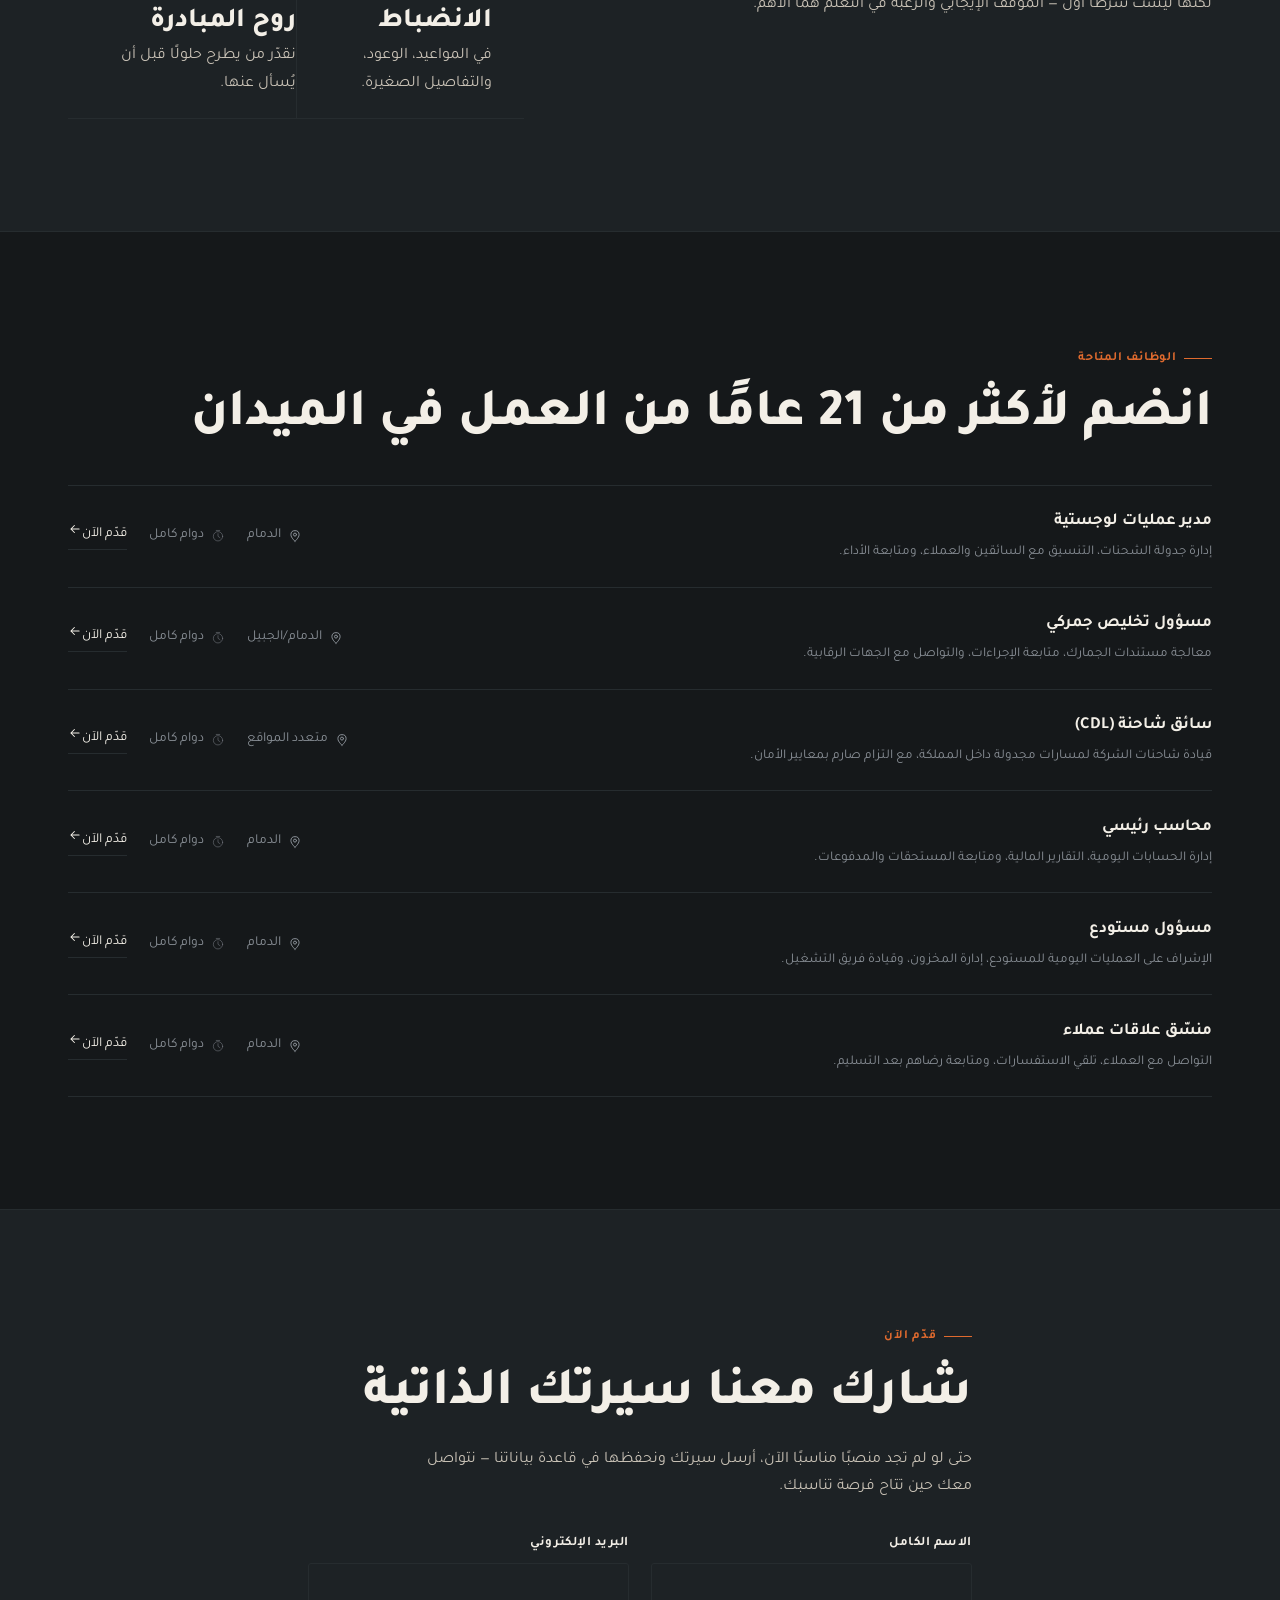
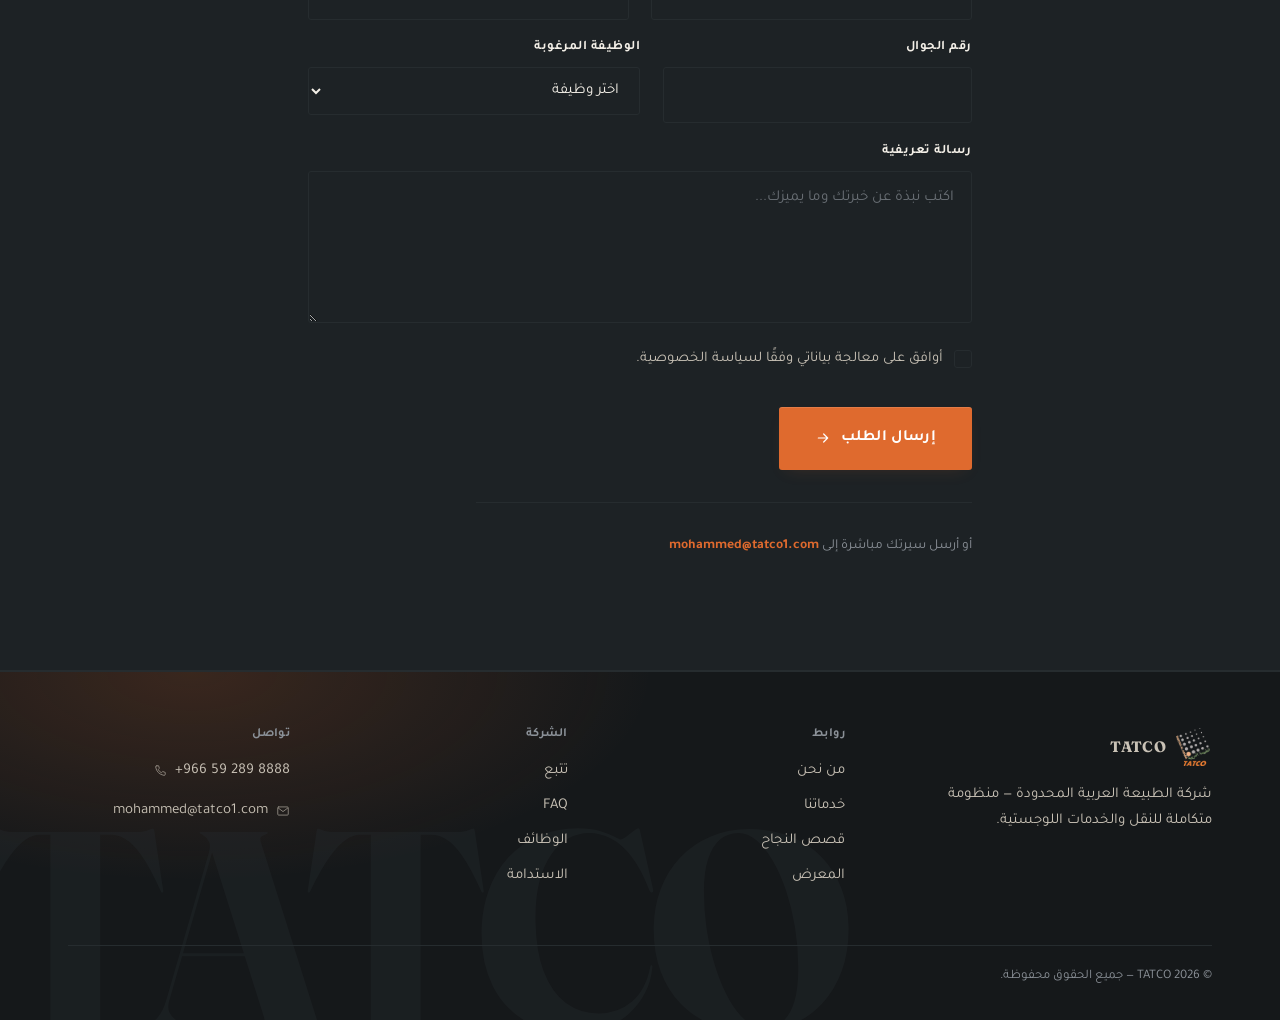
<file: careers.html>
<!DOCTYPE html>
<html lang="ar" dir="rtl" data-theme="dark"
  data-title-ar="الوظائف | TATCO"
  data-title-en="Careers | TATCO">
<head>
<meta charset="UTF-8">
<meta name="viewport" content="width=device-width, initial-scale=1">
<meta name="theme-color" content="#15181a" media="(prefers-color-scheme: dark)">
<meta name="theme-color" content="#f5f1e8" media="(prefers-color-scheme: light)">
<meta name="description" content="انضم لفريق تاتكو — وظائف في النقل، اللوجستيات، التخليص الجمركي، والإدارة. بيئة عمل احترافية وفرص نمو حقيقية.">
<link rel="canonical" href="https://voltstore.github.io/tatco-site/careers.html">
<link rel="icon" type="image/png" href="assets/img/logo.png">

<title>الوظائف | TATCO</title>

<link rel="preconnect" href="https://fonts.googleapis.com">
<link rel="preconnect" href="https://fonts.gstatic.com" crossorigin>
<link href="https://fonts.googleapis.com/css2?family=Fraunces:opsz,wght@9..144,400;9..144,600;9..144,700;9..144,900&family=Plus+Jakarta+Sans:wght@400;500;600;700;800&family=Tajawal:wght@400;500;700;800;900&family=JetBrains+Mono:wght@400;500;700&display=swap" rel="stylesheet">

<link rel="stylesheet" href="assets/css/theme.css">
<link rel="stylesheet" href="assets/css/base.css">
<link rel="stylesheet" href="assets/css/components.css">

<script>(function(){try{var t=localStorage.getItem('tatco-theme')||'dark';document.documentElement.setAttribute('data-theme',t);}catch(e){}})();</script>
</head>
<body>

<a class="skip-link" href="#main-content"><span class="lang-ar">تخطي</span><span class="lang-en">Skip</span></a>
<object type="image/svg+xml" data="assets/svg/icons.svg" style="display:none" aria-hidden="true"></object>

<header class="nav">
  <a href="index.html" class="brand">
    <img class="mark" src="assets/img/logo.png" alt="TATCO">
    <span>TATCO<small class="lang-ar">شركة الطبيعة العربية المحدودة</small><small class="lang-en">Arabian Nature Co. Ltd.</small></span>
  </a>
  <nav class="nav-links" id="nav-links" aria-label="Main">
    <a href="index.html"><span class="lang-ar">الرئيسية</span><span class="lang-en">Home</span></a>
    <a href="about.html"><span class="lang-ar">من نحن</span><span class="lang-en">About</span></a>
    <a href="services.html"><span class="lang-ar">خدماتنا</span><span class="lang-en">Services</span></a>
    <div class="nav-dropdown">
      <a href="careers.html" class="is-active" aria-current="page"><span class="lang-ar">المزيد</span><span class="lang-en">More</span> <svg width="12" height="12" style="opacity:.6"><use href="assets/svg/icons.svg#i-chevron-down"/></svg></a>
      <div class="nav-dropdown-menu">
        <a href="tracking.html"><svg><use href="assets/svg/icons.svg#i-package"/></svg><span class="lang-ar">تتبع</span><span class="lang-en">Track</span></a>
        <a href="case-studies.html"><svg><use href="assets/svg/icons.svg#i-trophy"/></svg><span class="lang-ar">قصص النجاح</span><span class="lang-en">Case Studies</span></a>
        <a href="sustainability.html"><svg><use href="assets/svg/icons.svg#i-leaf"/></svg><span class="lang-ar">الاستدامة</span><span class="lang-en">Sustainability</span></a>
        <a href="careers.html"><svg><use href="assets/svg/icons.svg#i-briefcase"/></svg><span class="lang-ar">الوظائف</span><span class="lang-en">Careers</span></a>
        <a href="faq.html"><svg><use href="assets/svg/icons.svg#i-document"/></svg><span class="lang-ar">FAQ</span><span class="lang-en">FAQ</span></a>
        <a href="gallery.html"><svg><use href="assets/svg/icons.svg#i-eye"/></svg><span class="lang-ar">المعرض</span><span class="lang-en">Gallery</span></a>
      </div>
    </div>
    <a href="contact.html"><span class="lang-ar">تواصل معنا</span><span class="lang-en">Contact</span></a>
  </nav>
  <div class="nav-tools">
    <button class="theme-toggle" type="button" aria-label="تبديل الوضع">
      <svg class="icon-sun"><use href="assets/svg/icons.svg#i-sun"/></svg>
      <svg class="icon-moon"><use href="assets/svg/icons.svg#i-moon"/></svg>
    </button>
    <div class="lang-switch" role="group" aria-label="Language">
      <button data-lang="ar" type="button">AR</button>
      <button data-lang="en" type="button">EN</button>
    </div>
    <button class="nav-burger" aria-label="فتح القائمة" aria-expanded="false" aria-controls="nav-links" type="button"><span></span><span></span><span></span></button>
  </div>
</header>

<main id="main-content">

<section class="hero hero--inner">
  <div class="hero-orbs" aria-hidden="true"><span></span><span></span><span></span><span></span></div>
  <div class="wrap hero-grid">
    <div>
      <p class="eyebrow reveal"><span class="lang-ar">انضم لفريقنا</span><span class="lang-en">Join Our Team</span></p>
      <h1 class="reveal">
        <span class="lang-ar">ابنِ مسيرتك<br>على <span class="accent">طريق واضح</span>.</span>
        <span class="lang-en">Build your career<br>on a <span class="accent">clear road</span>.</span>
      </h1>
      <p class="lede reveal">
        <span class="lang-ar">نحن في تاتكو نؤمن أن الموظف الجيد يصنع شركة عظيمة. إذا كنت تبحث عن بيئة عمل احترافية وفرص نمو حقيقية في قطاع اللوجستيات، نريد أن نتعرف عليك.</span>
        <span class="lang-en">At TATCO we believe great employees make great companies. If you're looking for a professional environment and real growth opportunities in logistics, we want to meet you.</span>
      </p>
      <a href="#open-roles" class="btn btn--solid reveal" style="margin-top:1.4rem">
        <span class="lang-ar">شاهد الوظائف المتاحة</span><span class="lang-en">See open roles</span>
        <svg width="16" height="16"><use href="assets/svg/icons.svg#i-arrow"/></svg>
      </a>
    </div>
    <div class="hero-meta reveal">
      <div>
        <span class="eyebrow" style="margin-bottom:.5rem"><span class="lang-ar">المقر</span><span class="lang-en">Location</span></span>
        <p style="margin:0; color:var(--paper)">
          <span class="lang-ar">الدمام، حي الأمل</span>
          <span class="lang-en">Dammam, Al Amal District</span>
        </p>
      </div>
      <div>
        <span class="eyebrow" style="margin-bottom:.5rem"><span class="lang-ar">القطاع</span><span class="lang-en">Sector</span></span>
        <p style="margin:0; color:var(--paper)">
          <span class="lang-ar">النقل واللوجستيات</span>
          <span class="lang-en">Transport &amp; Logistics</span>
        </p>
      </div>
    </div>
  </div>
</section>

<!-- لماذا نحن -->
<section class="section">
  <div class="wrap">
    <p class="eyebrow reveal"><span class="lang-ar">لماذا تاتكو</span><span class="lang-en">Why TATCO</span></p>
    <h2 class="reveal" style="margin-block:1rem 2.4rem; max-width:30ch">
      <span class="lang-ar">شركة بخبرة 21+ عامًا وثقافة فريق حقيقية</span>
      <span class="lang-en">21+ years of experience with a real team culture</span>
    </h2>

    <div class="career-perks reveal-stagger">
      <div class="perk reveal" style="--i:0">
        <svg><use href="assets/svg/icons.svg#i-trophy"/></svg>
        <h4><span class="lang-ar">نمو مهني واضح</span><span class="lang-en">Clear Growth Path</span></h4>
        <p><span class="lang-ar">مسار وظيفي مدروس مع تقييمات دورية وفرص ترقي حقيقية للمتميزين.</span><span class="lang-en">Structured career paths with periodic reviews and real promotion opportunities.</span></p>
      </div>
      <div class="perk reveal" style="--i:1">
        <svg><use href="assets/svg/icons.svg#i-users"/></svg>
        <h4><span class="lang-ar">فريق متعاون</span><span class="lang-en">Collaborative Team</span></h4>
        <p><span class="lang-ar">بيئة عمل مفتوحة تشجّع المبادرة وتقدّر الأفكار من كل المستويات.</span><span class="lang-en">Open environment that encourages initiative and values ideas from every level.</span></p>
      </div>
      <div class="perk reveal" style="--i:2">
        <svg><use href="assets/svg/icons.svg#i-heart"/></svg>
        <h4><span class="lang-ar">رعاية صحية</span><span class="lang-en">Health Coverage</span></h4>
        <p><span class="lang-ar">تأمين صحي شامل لك ولعائلتك مع شبكة مزودي خدمة معتمدين.</span><span class="lang-en">Comprehensive health insurance for you and your family with an approved provider network.</span></p>
      </div>
      <div class="perk reveal" style="--i:3">
        <svg><use href="assets/svg/icons.svg#i-coffee"/></svg>
        <h4><span class="lang-ar">توازن حياة وعمل</span><span class="lang-en">Work-Life Balance</span></h4>
        <p><span class="lang-ar">ساعات معقولة، إجازات منتظمة، واحترام لوقتك خارج العمل.</span><span class="lang-en">Reasonable hours, regular leave, and respect for your time outside of work.</span></p>
      </div>
    </div>
  </div>
</section>

<!-- قيم الفريق -->
<section class="section section--alt">
  <div class="wrap grid-asym">
    <div>
      <p class="eyebrow reveal"><span class="lang-ar">قيم الفريق</span><span class="lang-en">Team Values</span></p>
      <h2 class="reveal" style="margin-block:1rem 1.4rem">
        <span class="lang-ar">ما نبحث عنه فيك — وما ستجده فينا</span>
        <span class="lang-en">What we look for — and what you'll find</span>
      </h2>
      <p class="reveal">
        <span class="lang-ar">نحن نوظّف الناس بناءً على شخصياتهم ومبادئهم، ثم نطوّر مهاراتهم. الخبرة قيّمة لكنها ليست شرطًا أوّل — الموقف الإيجابي والرغبة في التعلّم هما الأهم.</span>
        <span class="lang-en">We hire people based on character and values, then develop skills. Experience is valuable but not first-priority — positive attitude and willingness to learn matter most.</span>
      </p>
    </div>

    <div class="values-list reveal-stagger">
      <div class="value-item reveal" style="--i:0">
        <span class="value-num">01</span>
        <h3 style="margin-block:.3rem"><span class="lang-ar">الالتزام</span><span class="lang-en">Commitment</span></h3>
        <p><span class="lang-ar">ما نقوله نفعله، وما نعد به ننفّذه.</span><span class="lang-en">We do what we say, and we deliver what we promise.</span></p>
      </div>
      <div class="value-item reveal" style="--i:1">
        <span class="value-num">02</span>
        <h3 style="margin-block:.3rem"><span class="lang-ar">العمل الجماعي</span><span class="lang-en">Teamwork</span></h3>
        <p><span class="lang-ar">لا توجد بطولات فردية — النجاح ينتمي للفريق.</span><span class="lang-en">No solo heroes — success belongs to the team.</span></p>
      </div>
      <div class="value-item reveal" style="--i:2">
        <span class="value-num">03</span>
        <h3 style="margin-block:.3rem"><span class="lang-ar">الانضباط</span><span class="lang-en">Discipline</span></h3>
        <p><span class="lang-ar">في المواعيد، الوعود، والتفاصيل الصغيرة.</span><span class="lang-en">In schedules, promises, and small details.</span></p>
      </div>
      <div class="value-item reveal" style="--i:3">
        <span class="value-num">04</span>
        <h3 style="margin-block:.3rem"><span class="lang-ar">روح المبادرة</span><span class="lang-en">Initiative</span></h3>
        <p><span class="lang-ar">نقدّر من يطرح حلولًا قبل أن يُسأل عنها.</span><span class="lang-en">We value those who offer solutions before being asked.</span></p>
      </div>
    </div>
  </div>
</section>

<!-- الوظائف المتاحة -->
<section class="section" id="open-roles">
  <div class="wrap">
    <p class="eyebrow reveal"><span class="lang-ar">الوظائف المتاحة</span><span class="lang-en">Open Roles</span></p>
    <h2 class="reveal" style="margin-block:1rem 2.4rem">
      <span class="lang-ar">انضم لأكثر من 21 عامًا من العمل في الميدان</span>
      <span class="lang-en">Join 21+ years of field-tested work</span>
    </h2>

    <div class="job-list">
      <div class="job-row reveal">
        <div>
          <div class="job-title"><span class="lang-ar">مدير عمليات لوجستية</span><span class="lang-en">Logistics Operations Manager</span></div>
          <div style="font-size:.84rem; color:var(--ash); margin-top:.3rem"><span class="lang-ar">إدارة جدولة الشحنات، التنسيق مع السائقين والعملاء، ومتابعة الأداء.</span><span class="lang-en">Manage shipment scheduling, coordinate with drivers and clients, monitor performance.</span></div>
        </div>
        <span class="job-meta"><svg><use href="assets/svg/icons.svg#i-pin"/></svg><span class="lang-ar">الدمام</span><span class="lang-en">Dammam</span></span>
        <span class="job-meta"><svg><use href="assets/svg/icons.svg#i-clock"/></svg><span class="lang-ar">دوام كامل</span><span class="lang-en">Full-time</span></span>
        <a href="#apply" class="btn--text"><span class="lang-ar">قدّم الآن</span><span class="lang-en">Apply</span><svg width="14" height="14"><use href="assets/svg/icons.svg#i-arrow"/></svg></a>
      </div>

      <div class="job-row reveal">
        <div>
          <div class="job-title"><span class="lang-ar">مسؤول تخليص جمركي</span><span class="lang-en">Customs Clearance Specialist</span></div>
          <div style="font-size:.84rem; color:var(--ash); margin-top:.3rem"><span class="lang-ar">معالجة مستندات الجمارك، متابعة الإجراءات، والتواصل مع الجهات الرقابية.</span><span class="lang-en">Process customs documents, follow up procedures, and liaise with regulatory bodies.</span></div>
        </div>
        <span class="job-meta"><svg><use href="assets/svg/icons.svg#i-pin"/></svg><span class="lang-ar">الدمام/الجبيل</span><span class="lang-en">Dammam/Jubail</span></span>
        <span class="job-meta"><svg><use href="assets/svg/icons.svg#i-clock"/></svg><span class="lang-ar">دوام كامل</span><span class="lang-en">Full-time</span></span>
        <a href="#apply" class="btn--text"><span class="lang-ar">قدّم الآن</span><span class="lang-en">Apply</span><svg width="14" height="14"><use href="assets/svg/icons.svg#i-arrow"/></svg></a>
      </div>

      <div class="job-row reveal">
        <div>
          <div class="job-title"><span class="lang-ar">سائق شاحنة (CDL)</span><span class="lang-en">Truck Driver (CDL)</span></div>
          <div style="font-size:.84rem; color:var(--ash); margin-top:.3rem"><span class="lang-ar">قيادة شاحنات الشركة لمسارات مجدولة داخل المملكة، مع التزام صارم بمعايير الأمان.</span><span class="lang-en">Drive company trucks on scheduled routes within KSA, with strict adherence to safety standards.</span></div>
        </div>
        <span class="job-meta"><svg><use href="assets/svg/icons.svg#i-pin"/></svg><span class="lang-ar">متعدد المواقع</span><span class="lang-en">Multiple</span></span>
        <span class="job-meta"><svg><use href="assets/svg/icons.svg#i-clock"/></svg><span class="lang-ar">دوام كامل</span><span class="lang-en">Full-time</span></span>
        <a href="#apply" class="btn--text"><span class="lang-ar">قدّم الآن</span><span class="lang-en">Apply</span><svg width="14" height="14"><use href="assets/svg/icons.svg#i-arrow"/></svg></a>
      </div>

      <div class="job-row reveal">
        <div>
          <div class="job-title"><span class="lang-ar">محاسب رئيسي</span><span class="lang-en">Senior Accountant</span></div>
          <div style="font-size:.84rem; color:var(--ash); margin-top:.3rem"><span class="lang-ar">إدارة الحسابات اليومية، التقارير المالية، ومتابعة المستحقات والمدفوعات.</span><span class="lang-en">Manage daily accounting, financial reports, and follow up receivables and payables.</span></div>
        </div>
        <span class="job-meta"><svg><use href="assets/svg/icons.svg#i-pin"/></svg><span class="lang-ar">الدمام</span><span class="lang-en">Dammam</span></span>
        <span class="job-meta"><svg><use href="assets/svg/icons.svg#i-clock"/></svg><span class="lang-ar">دوام كامل</span><span class="lang-en">Full-time</span></span>
        <a href="#apply" class="btn--text"><span class="lang-ar">قدّم الآن</span><span class="lang-en">Apply</span><svg width="14" height="14"><use href="assets/svg/icons.svg#i-arrow"/></svg></a>
      </div>

      <div class="job-row reveal">
        <div>
          <div class="job-title"><span class="lang-ar">مسؤول مستودع</span><span class="lang-en">Warehouse Supervisor</span></div>
          <div style="font-size:.84rem; color:var(--ash); margin-top:.3rem"><span class="lang-ar">الإشراف على العمليات اليومية للمستودع، إدارة المخزون، وقيادة فريق التشغيل.</span><span class="lang-en">Supervise daily warehouse operations, manage inventory, and lead the operations team.</span></div>
        </div>
        <span class="job-meta"><svg><use href="assets/svg/icons.svg#i-pin"/></svg><span class="lang-ar">الدمام</span><span class="lang-en">Dammam</span></span>
        <span class="job-meta"><svg><use href="assets/svg/icons.svg#i-clock"/></svg><span class="lang-ar">دوام كامل</span><span class="lang-en">Full-time</span></span>
        <a href="#apply" class="btn--text"><span class="lang-ar">قدّم الآن</span><span class="lang-en">Apply</span><svg width="14" height="14"><use href="assets/svg/icons.svg#i-arrow"/></svg></a>
      </div>

      <div class="job-row reveal">
        <div>
          <div class="job-title"><span class="lang-ar">منسّق علاقات عملاء</span><span class="lang-en">Customer Relations Coordinator</span></div>
          <div style="font-size:.84rem; color:var(--ash); margin-top:.3rem"><span class="lang-ar">التواصل مع العملاء، تلقي الاستفسارات، ومتابعة رضاهم بعد التسليم.</span><span class="lang-en">Liaise with clients, handle inquiries, and follow up satisfaction post-delivery.</span></div>
        </div>
        <span class="job-meta"><svg><use href="assets/svg/icons.svg#i-pin"/></svg><span class="lang-ar">الدمام</span><span class="lang-en">Dammam</span></span>
        <span class="job-meta"><svg><use href="assets/svg/icons.svg#i-clock"/></svg><span class="lang-ar">دوام كامل</span><span class="lang-en">Full-time</span></span>
        <a href="#apply" class="btn--text"><span class="lang-ar">قدّم الآن</span><span class="lang-en">Apply</span><svg width="14" height="14"><use href="assets/svg/icons.svg#i-arrow"/></svg></a>
      </div>
    </div>
  </div>
</section>

<!-- نموذج التقديم -->
<section class="section section--alt" id="apply">
  <div class="wrap" style="max-width: 760px">
    <p class="eyebrow reveal"><span class="lang-ar">قدّم الآن</span><span class="lang-en">Apply Now</span></p>
    <h2 class="reveal" style="margin-block:1rem 1.4rem">
      <span class="lang-ar">شارك معنا سيرتك الذاتية</span>
      <span class="lang-en">Send us your CV</span>
    </h2>
    <p class="reveal" style="margin-bottom:2rem">
      <span class="lang-ar">حتى لو لم تجد منصبًا مناسبًا الآن، أرسل سيرتك ونحفظها في قاعدة بياناتنا — نتواصل معك حين تتاح فرصة تناسبك.</span>
      <span class="lang-en">Even if there's no perfect role today, send your CV — we'll save it and reach out when a fitting opportunity arises.</span>
    </p>

    <form class="reveal" data-validate
      action="mailto:mohammed@tatco1.com"
      method="post" enctype="text/plain">
      <div class="form-row">
        <div class="field">
          <label for="apply-name"><span class="lang-ar">الاسم الكامل</span><span class="lang-en">Full Name</span></label>
          <input id="apply-name" name="name" type="text" required>
        </div>
        <div class="field">
          <label for="apply-email"><span class="lang-ar">البريد الإلكتروني</span><span class="lang-en">Email</span></label>
          <input id="apply-email" name="email" type="email" required>
        </div>
      </div>
      <div class="form-row">
        <div class="field">
          <label for="apply-phone"><span class="lang-ar">رقم الجوال</span><span class="lang-en">Phone</span></label>
          <input id="apply-phone" name="phone" type="tel" required dir="ltr">
        </div>
        <div class="field">
          <label for="apply-role"><span class="lang-ar">الوظيفة المرغوبة</span><span class="lang-en">Desired Role</span></label>
          <select id="apply-role" name="role" required>
            <option value=""><span class="lang-ar">اختر وظيفة</span></option>
            <option value="ops"><span class="lang-ar">مدير عمليات لوجستية</span> / Operations Manager</option>
            <option value="customs"><span class="lang-ar">مسؤول تخليص جمركي</span> / Customs Specialist</option>
            <option value="driver"><span class="lang-ar">سائق شاحنة</span> / Truck Driver</option>
            <option value="accountant"><span class="lang-ar">محاسب رئيسي</span> / Senior Accountant</option>
            <option value="warehouse"><span class="lang-ar">مسؤول مستودع</span> / Warehouse Supervisor</option>
            <option value="customer"><span class="lang-ar">منسّق علاقات عملاء</span> / Customer Relations</option>
            <option value="other"><span class="lang-ar">أخرى</span> / Other</option>
          </select>
        </div>
      </div>
      <div class="field">
        <label for="apply-message"><span class="lang-ar">رسالة تعريفية</span><span class="lang-en">Cover Note</span></label>
        <textarea id="apply-message" name="message" rows="5" required
          placeholder="اكتب نبذة عن خبرتك وما يميزك..."></textarea>
      </div>
      <label class="checkbox">
        <input type="checkbox" required>
        <span><span class="lang-ar">أوافق على معالجة بياناتي وفقًا لسياسة الخصوصية.</span><span class="lang-en">I agree to data processing per the privacy policy.</span></span>
      </label>
      <button type="submit" class="btn btn--solid btn--lg" style="margin-top:1.4rem">
        <span class="lang-ar">إرسال الطلب</span><span class="lang-en">Send Application</span>
        <svg width="16" height="16"><use href="assets/svg/icons.svg#i-arrow"/></svg>
      </button>
      <div class="form-success" data-success>
        <svg><use href="assets/svg/icons.svg#i-check-circle"/></svg>
        <span><span class="lang-ar">تم استلام طلبك. سنتواصل معك قريبًا.</span><span class="lang-en">Application received. We'll be in touch soon.</span></span>
      </div>
    </form>

    <p style="margin-top:2rem; padding-top:2rem; border-top:var(--hairline); color:var(--ash); font-size:.86rem">
      <span class="lang-ar">أو أرسل سيرتك مباشرة إلى</span><span class="lang-en">Or send your CV directly to</span>
      <a href="mailto:mohammed@tatco1.com" class="accent" style="font-weight:600">mohammed@tatco1.com</a>
    </p>
  </div>
</section>

</main>

<footer class="footer">
  <div class="wrap">
    <div class="footer-grid">
      <div>
        <a href="index.html" class="brand" style="margin-bottom:1rem; display:inline-flex">
          <img class="mark" src="assets/img/logo.png" alt="TATCO"><span>TATCO</span>
        </a>
        <p style="max-width:36ch"><span class="lang-ar">شركة الطبيعة العربية المحدودة — منظومة متكاملة للنقل والخدمات اللوجستية.</span><span class="lang-en">Arabian Nature Co. Ltd. — integrated transport and logistics.</span></p>
      </div>
      <div>
        <h4><span class="lang-ar">روابط</span><span class="lang-en">Links</span></h4>
        <ul>
          <li><a href="about.html"><span class="lang-ar">من نحن</span><span class="lang-en">About</span></a></li>
          <li><a href="services.html"><span class="lang-ar">خدماتنا</span><span class="lang-en">Services</span></a></li>
          <li><a href="case-studies.html"><span class="lang-ar">قصص النجاح</span><span class="lang-en">Case Studies</span></a></li>
          <li><a href="gallery.html"><span class="lang-ar">المعرض</span><span class="lang-en">Gallery</span></a></li>
        </ul>
      </div>
      <div>
        <h4><span class="lang-ar">الشركة</span><span class="lang-en">Company</span></h4>
        <ul>
          <li><a href="tracking.html"><span class="lang-ar">تتبع</span><span class="lang-en">Tracking</span></a></li>
          <li><a href="faq.html"><span class="lang-ar">FAQ</span><span class="lang-en">FAQ</span></a></li>
          <li><a href="careers.html"><span class="lang-ar">الوظائف</span><span class="lang-en">Careers</span></a></li>
          <li><a href="sustainability.html"><span class="lang-ar">الاستدامة</span><span class="lang-en">Sustainability</span></a></li>
        </ul>
      </div>
      <div>
        <h4><span class="lang-ar">تواصل</span><span class="lang-en">Contact</span></h4>
        <ul>
          <li dir="ltr"><a href="tel:+966592898888"><svg><use href="assets/svg/icons.svg#i-phone"/></svg>+966 59 289 8888</a></li>
          <li><a href="mailto:mohammed@tatco1.com"><svg><use href="assets/svg/icons.svg#i-mail"/></svg>mohammed@tatco1.com</a></li>
        </ul>
      </div>
    </div>
    <div class="footer-bottom">
      <span>© <span id="year">2026</span> TATCO — <span class="lang-ar">جميع الحقوق محفوظة.</span><span class="lang-en">All rights reserved.</span></span>
    </div>
  </div>
</footer>

<a class="whatsapp-fab" href="https://wa.me/966592898888" target="_blank" rel="noopener" aria-label="واتساب">
  <span class="ping" aria-hidden="true"></span>
  <svg viewBox="0 0 32 32"><use href="assets/svg/icons.svg#i-whatsapp"/></svg>
</a>
<button class="to-top" type="button" aria-label="Back to top"><svg><use href="assets/svg/icons.svg#i-arrow"/></svg></button>

<script src="assets/js/main.js"></script>
</body>
</html>
</file>
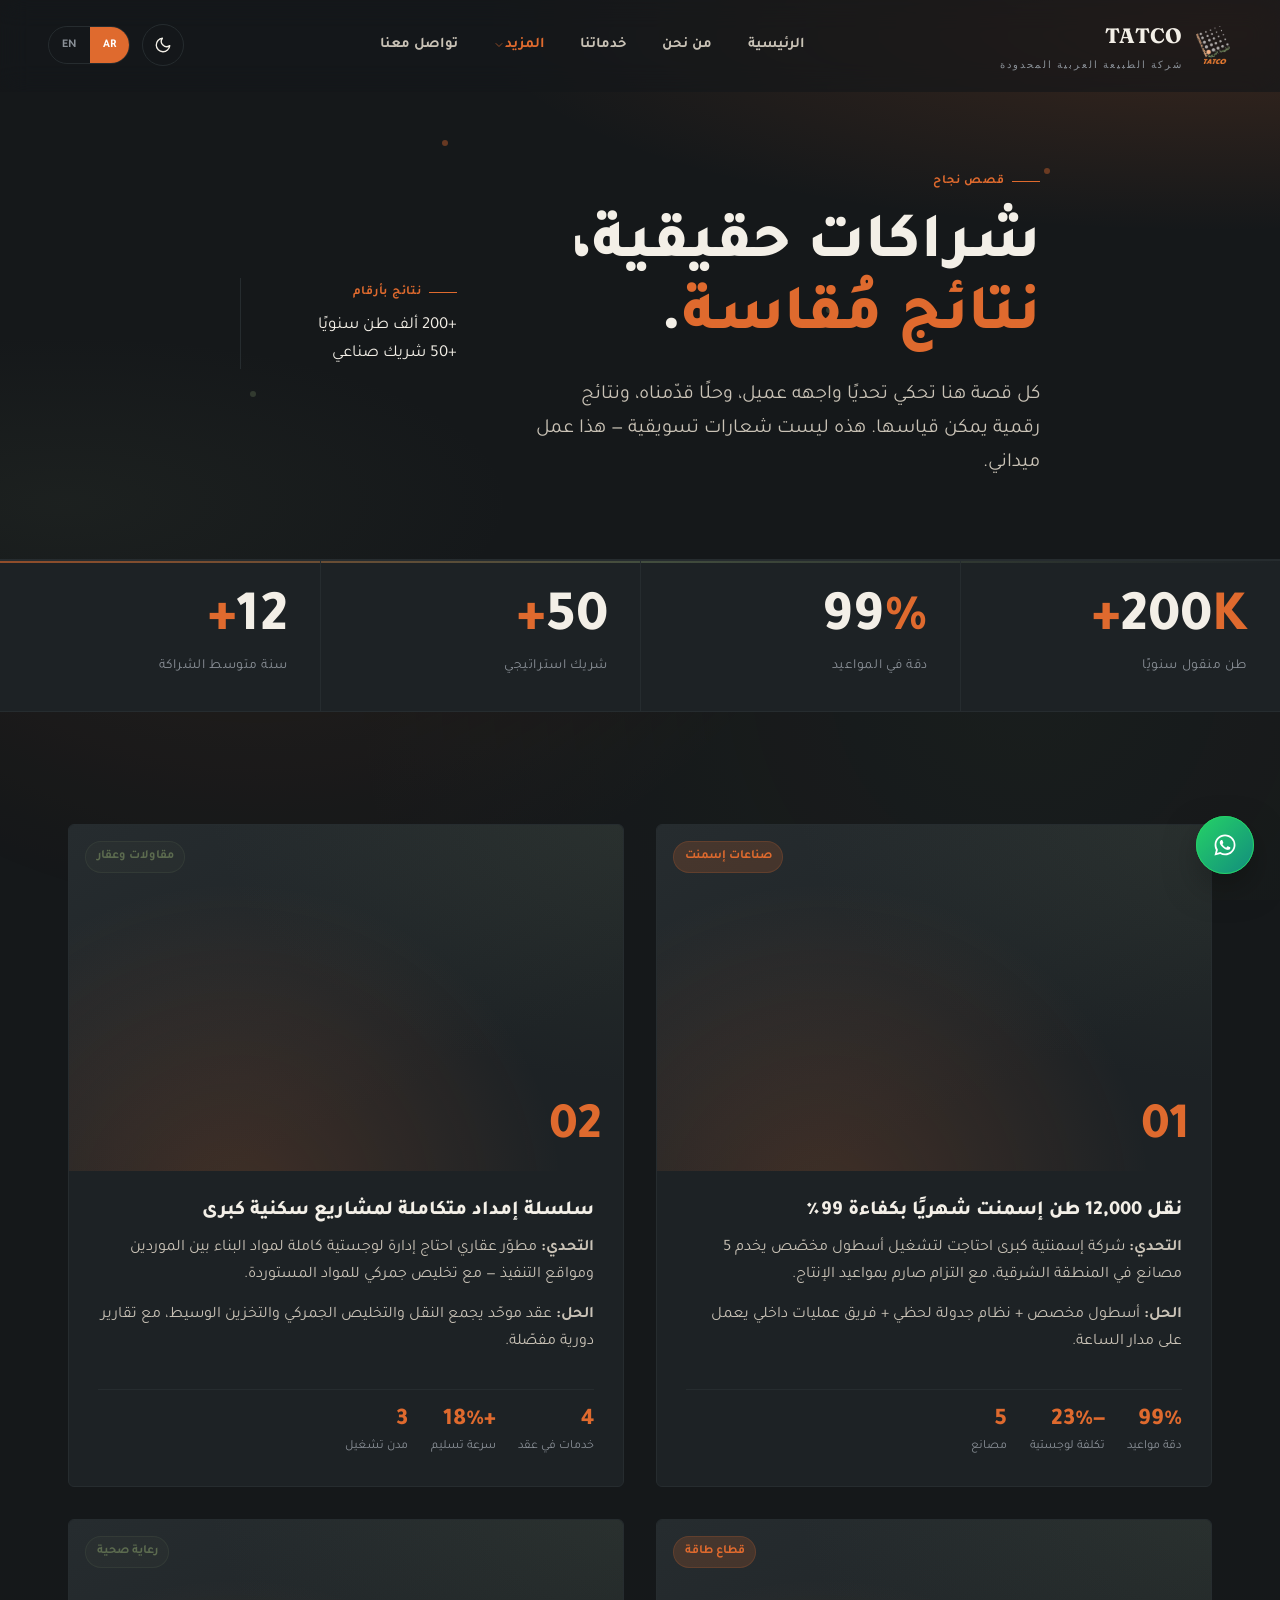
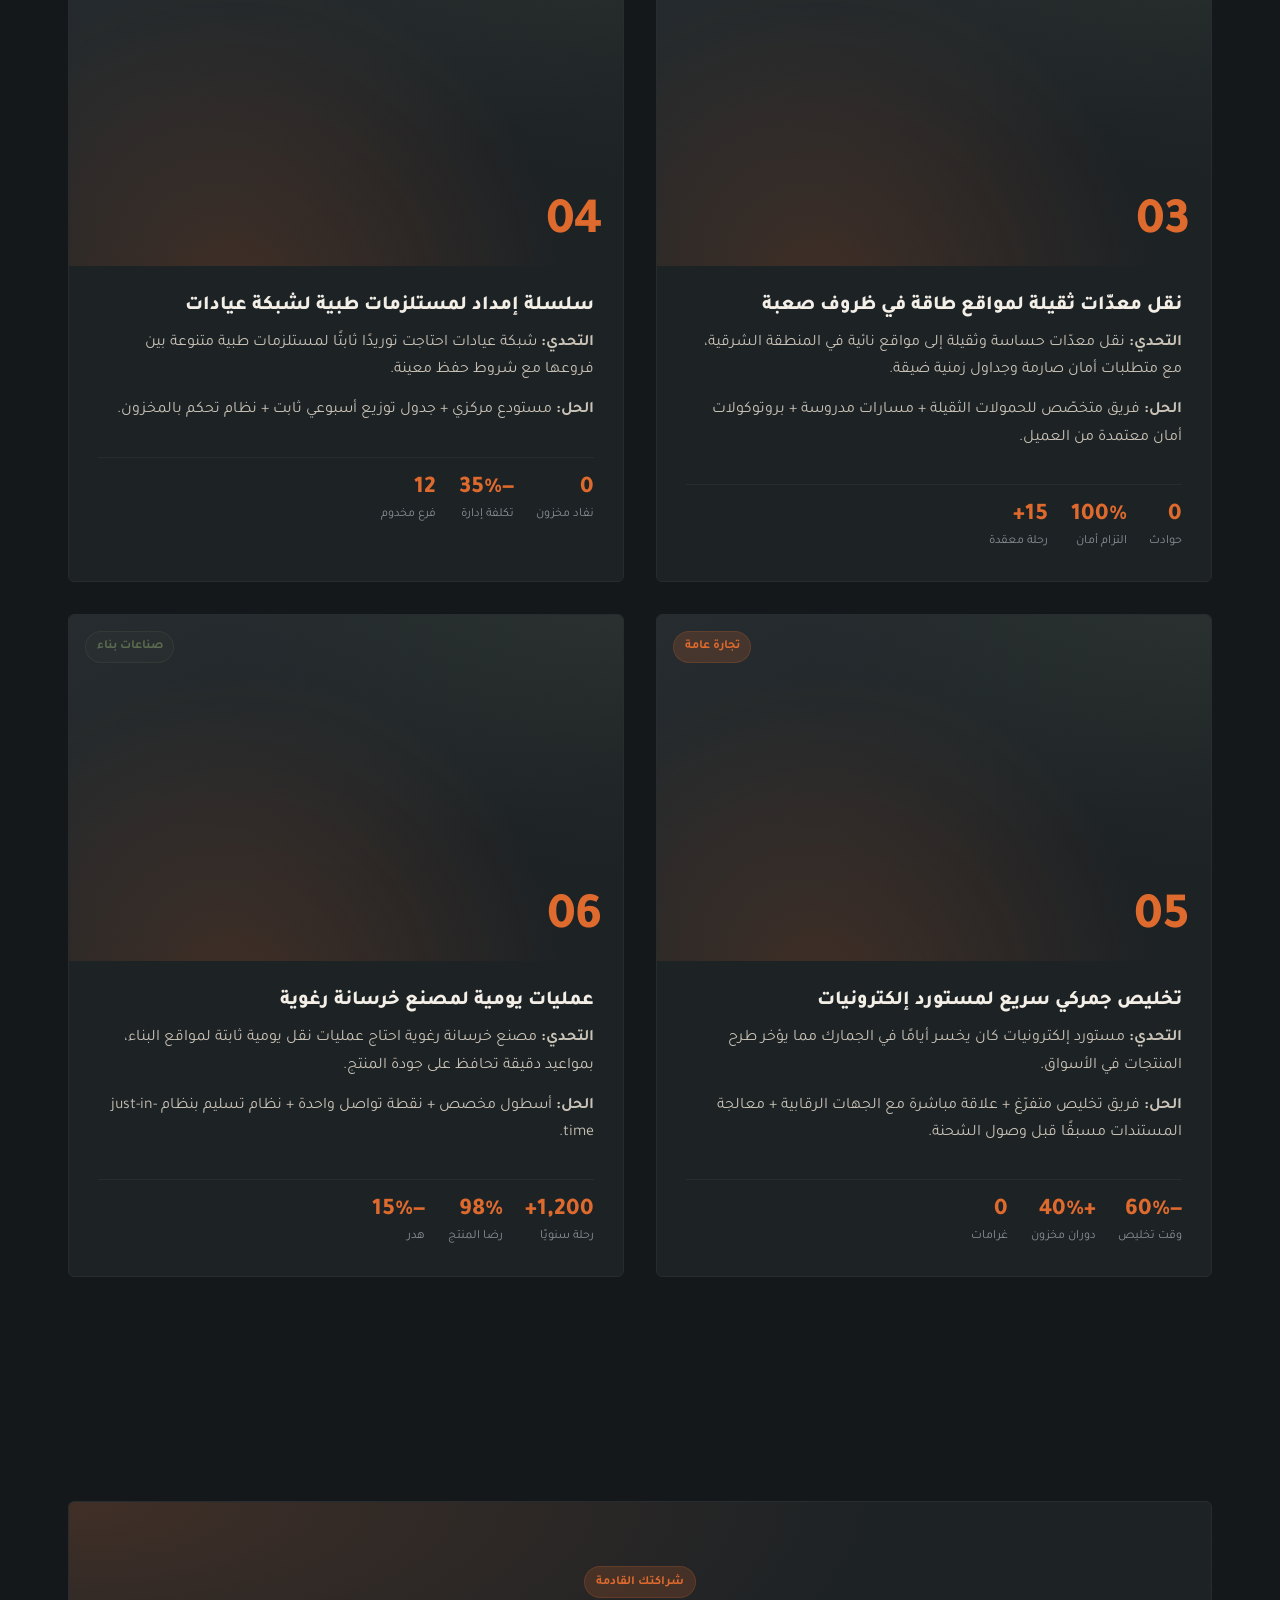
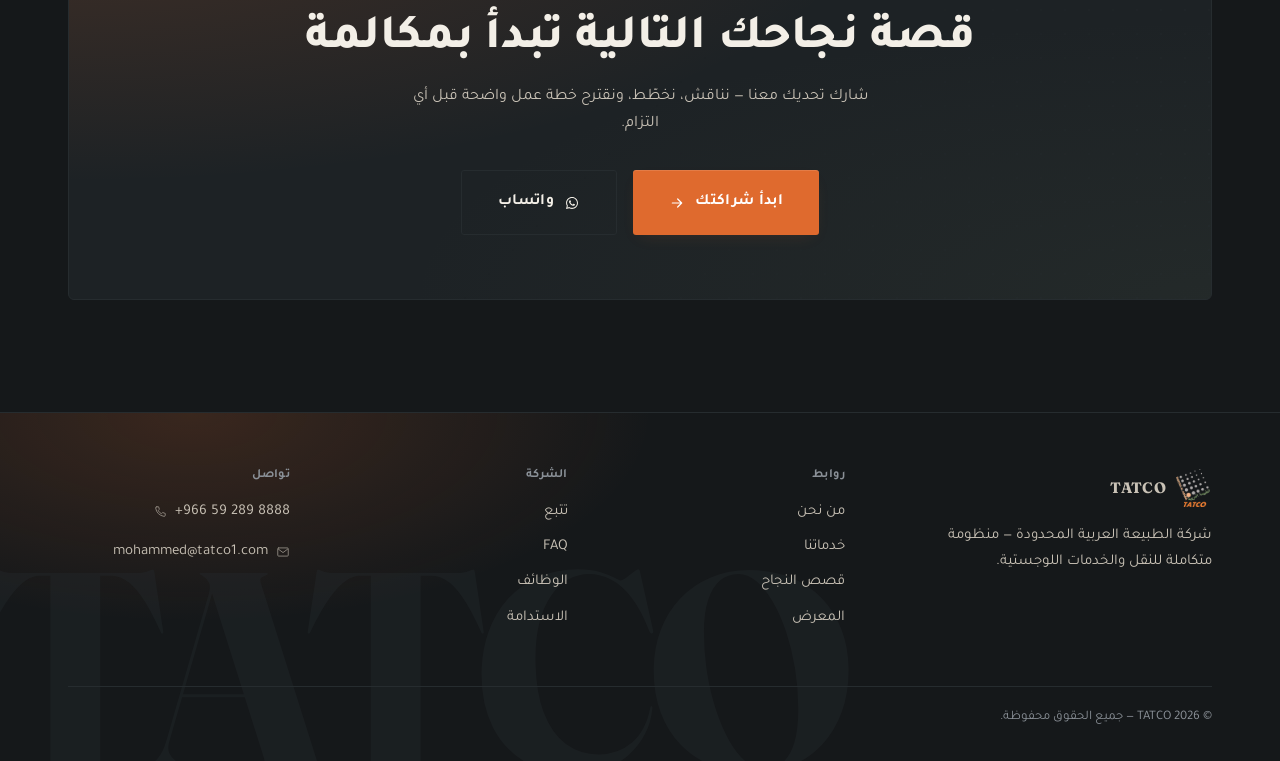
<file: case-studies.html>
<!DOCTYPE html>
<html lang="ar" dir="rtl" data-theme="dark"
  data-title-ar="قصص النجاح | TATCO"
  data-title-en="Case Studies | TATCO">
<head>
<meta charset="UTF-8">
<meta name="viewport" content="width=device-width, initial-scale=1">
<meta name="theme-color" content="#15181a" media="(prefers-color-scheme: dark)">
<meta name="theme-color" content="#f5f1e8" media="(prefers-color-scheme: light)">
<meta name="description" content="قصص نجاح حقيقية مع كبرى الشركات السعودية — أرقام، تحديات، حلول، ونتائج فعلية من شراكات تاتكو.">
<link rel="canonical" href="https://voltstore.github.io/tatco-site/case-studies.html">
<link rel="icon" type="image/png" href="assets/img/logo.png">

<title>قصص النجاح | TATCO</title>

<link rel="preconnect" href="https://fonts.googleapis.com">
<link rel="preconnect" href="https://fonts.gstatic.com" crossorigin>
<link href="https://fonts.googleapis.com/css2?family=Fraunces:opsz,wght@9..144,400;9..144,600;9..144,700;9..144,900&family=Plus+Jakarta+Sans:wght@400;500;600;700;800&family=Tajawal:wght@400;500;700;800;900&family=JetBrains+Mono:wght@400;500;700&display=swap" rel="stylesheet">

<link rel="stylesheet" href="assets/css/theme.css">
<link rel="stylesheet" href="assets/css/base.css">
<link rel="stylesheet" href="assets/css/components.css">

<script>(function(){try{var t=localStorage.getItem('tatco-theme')||'dark';document.documentElement.setAttribute('data-theme',t);}catch(e){}})();</script>
</head>
<body>

<a class="skip-link" href="#main-content"><span class="lang-ar">تخطي إلى المحتوى</span><span class="lang-en">Skip</span></a>
<object type="image/svg+xml" data="assets/svg/icons.svg" style="display:none" aria-hidden="true"></object>

<header class="nav">
  <a href="index.html" class="brand">
    <img class="mark" src="assets/img/logo.png" alt="TATCO">
    <span>TATCO<small class="lang-ar">شركة الطبيعة العربية المحدودة</small><small class="lang-en">Arabian Nature Co. Ltd.</small></span>
  </a>
  <nav class="nav-links" id="nav-links" aria-label="Main">
    <a href="index.html"><span class="lang-ar">الرئيسية</span><span class="lang-en">Home</span></a>
    <a href="about.html"><span class="lang-ar">من نحن</span><span class="lang-en">About</span></a>
    <a href="services.html"><span class="lang-ar">خدماتنا</span><span class="lang-en">Services</span></a>
    <div class="nav-dropdown">
      <a href="case-studies.html" class="is-active" aria-current="page"><span class="lang-ar">المزيد</span><span class="lang-en">More</span> <svg width="12" height="12" style="opacity:.6"><use href="assets/svg/icons.svg#i-chevron-down"/></svg></a>
      <div class="nav-dropdown-menu">
        <a href="tracking.html"><svg><use href="assets/svg/icons.svg#i-package"/></svg><span class="lang-ar">تتبع</span><span class="lang-en">Track</span></a>
        <a href="case-studies.html"><svg><use href="assets/svg/icons.svg#i-trophy"/></svg><span class="lang-ar">قصص النجاح</span><span class="lang-en">Case Studies</span></a>
        <a href="sustainability.html"><svg><use href="assets/svg/icons.svg#i-leaf"/></svg><span class="lang-ar">الاستدامة</span><span class="lang-en">Sustainability</span></a>
        <a href="careers.html"><svg><use href="assets/svg/icons.svg#i-briefcase"/></svg><span class="lang-ar">الوظائف</span><span class="lang-en">Careers</span></a>
        <a href="faq.html"><svg><use href="assets/svg/icons.svg#i-document"/></svg><span class="lang-ar">FAQ</span><span class="lang-en">FAQ</span></a>
        <a href="gallery.html"><svg><use href="assets/svg/icons.svg#i-eye"/></svg><span class="lang-ar">المعرض</span><span class="lang-en">Gallery</span></a>
      </div>
    </div>
    <a href="contact.html"><span class="lang-ar">تواصل معنا</span><span class="lang-en">Contact</span></a>
  </nav>
  <div class="nav-tools">
    <button class="theme-toggle" type="button" aria-label="تبديل الوضع">
      <svg class="icon-sun"><use href="assets/svg/icons.svg#i-sun"/></svg>
      <svg class="icon-moon"><use href="assets/svg/icons.svg#i-moon"/></svg>
    </button>
    <div class="lang-switch" role="group" aria-label="Language">
      <button data-lang="ar" type="button">AR</button>
      <button data-lang="en" type="button">EN</button>
    </div>
    <button class="nav-burger" aria-label="فتح القائمة" aria-expanded="false" aria-controls="nav-links" type="button"><span></span><span></span><span></span></button>
  </div>
</header>

<main id="main-content">

<section class="hero hero--inner">
  <div class="hero-orbs" aria-hidden="true"><span></span><span></span><span></span><span></span></div>
  <div class="wrap hero-grid">
    <div>
      <p class="eyebrow reveal"><span class="lang-ar">قصص نجاح</span><span class="lang-en">Case Studies</span></p>
      <h1 class="reveal">
        <span class="lang-ar">شراكات حقيقية،<br><span class="accent">نتائج مُقاسة</span>.</span>
        <span class="lang-en">Real partnerships,<br><span class="accent">measured outcomes</span>.</span>
      </h1>
      <p class="lede reveal">
        <span class="lang-ar">كل قصة هنا تحكي تحديًا واجهه عميل، وحلًا قدّمناه، ونتائج رقمية يمكن قياسها. هذه ليست شعارات تسويقية — هذا عمل ميداني.</span>
        <span class="lang-en">Every story here tells a client's challenge, our solution, and measurable numeric results. These are not marketing slogans — this is field work.</span>
      </p>
    </div>
    <div class="hero-meta reveal">
      <div>
        <span class="eyebrow" style="margin-bottom:.5rem"><span class="lang-ar">نتائج بأرقام</span><span class="lang-en">Numbers</span></span>
        <p style="margin:0; color:var(--paper); font-size:1.05rem">
          <span class="lang-ar">+200 ألف طن سنويًا<br>+50 شريك صناعي</span>
          <span class="lang-en">200K+ tons annually<br>50+ industrial partners</span>
        </p>
      </div>
    </div>
  </div>
</section>

<!-- شريط إحصائيات -->
<section class="stats-bar">
  <div class="stat reveal">
    <span class="num"><span data-count="200">0</span><span class="accent">K+</span></span>
    <span class="label"><span class="lang-ar">طن منقول سنويًا</span><span class="lang-en">Tons moved annually</span></span>
  </div>
  <div class="stat reveal">
    <span class="num"><span data-count="99">0</span><span class="accent">%</span></span>
    <span class="label"><span class="lang-ar">دقة في المواعيد</span><span class="lang-en">On-time delivery</span></span>
  </div>
  <div class="stat reveal">
    <span class="num"><span data-count="50">0</span><span class="accent">+</span></span>
    <span class="label"><span class="lang-ar">شريك استراتيجي</span><span class="lang-en">Strategic partners</span></span>
  </div>
  <div class="stat reveal">
    <span class="num"><span data-count="12">0</span><span class="accent">+</span></span>
    <span class="label"><span class="lang-ar">سنة متوسط الشراكة</span><span class="lang-en">Avg. partnership years</span></span>
  </div>
</section>

<!-- قصص النجاح -->
<section class="section">
  <div class="wrap">
    <div class="case-grid">

      <article class="case-card reveal">
        <div class="case-image">
          <span class="case-num">01</span>
          <span class="badge badge--orange case-tag"><span class="lang-ar">صناعات إسمنت</span><span class="lang-en">Cement Industry</span></span>
        </div>
        <div class="case-body">
          <h3><span class="lang-ar">نقل 12,000 طن إسمنت شهريًا بكفاءة 99٪</span><span class="lang-en">12,000 tons of cement monthly at 99% efficiency</span></h3>
          <p>
            <span class="lang-ar"><strong>التحدي:</strong> شركة إسمنتية كبرى احتاجت لتشغيل أسطول مخصّص يخدم 5 مصانع في المنطقة الشرقية، مع التزام صارم بمواعيد الإنتاج.</span>
            <span class="lang-en"><strong>Challenge:</strong> A major cement company needed a dedicated fleet serving 5 plants in the Eastern Region, with strict adherence to production schedules.</span>
          </p>
          <p>
            <span class="lang-ar"><strong>الحل:</strong> أسطول مخصص + نظام جدولة لحظي + فريق عمليات داخلي يعمل على مدار الساعة.</span>
            <span class="lang-en"><strong>Solution:</strong> Dedicated fleet + real-time scheduling + 24/7 dedicated ops team.</span>
          </p>
          <div class="case-results">
            <div class="case-result"><strong>99%</strong><span class="lang-ar">دقة مواعيد</span><span class="lang-en">on-time</span></div>
            <div class="case-result"><strong>−23%</strong><span class="lang-ar">تكلفة لوجستية</span><span class="lang-en">cost saved</span></div>
            <div class="case-result"><strong>5</strong><span class="lang-ar">مصانع</span><span class="lang-en">plants</span></div>
          </div>
        </div>
      </article>

      <article class="case-card reveal">
        <div class="case-image">
          <span class="case-num">02</span>
          <span class="badge badge--olive case-tag"><span class="lang-ar">مقاولات وعقار</span><span class="lang-en">Real Estate</span></span>
        </div>
        <div class="case-body">
          <h3><span class="lang-ar">سلسلة إمداد متكاملة لمشاريع سكنية كبرى</span><span class="lang-en">Integrated supply chain for residential mega-projects</span></h3>
          <p>
            <span class="lang-ar"><strong>التحدي:</strong> مطوّر عقاري احتاج إدارة لوجستية كاملة لمواد البناء بين الموردين ومواقع التنفيذ — مع تخليص جمركي للمواد المستوردة.</span>
            <span class="lang-en"><strong>Challenge:</strong> A real estate developer needed full logistics management for building materials between suppliers and project sites — with customs for imported materials.</span>
          </p>
          <p>
            <span class="lang-ar"><strong>الحل:</strong> عقد موحّد يجمع النقل والتخليص الجمركي والتخزين الوسيط، مع تقارير دورية مفصّلة.</span>
            <span class="lang-en"><strong>Solution:</strong> Unified contract covering transport, customs, intermediate storage, with detailed periodic reporting.</span>
          </p>
          <div class="case-results">
            <div class="case-result"><strong>4</strong><span class="lang-ar">خدمات في عقد</span><span class="lang-en">services/contract</span></div>
            <div class="case-result"><strong>+18%</strong><span class="lang-ar">سرعة تسليم</span><span class="lang-en">faster delivery</span></div>
            <div class="case-result"><strong>3</strong><span class="lang-ar">مدن تشغيل</span><span class="lang-en">cities</span></div>
          </div>
        </div>
      </article>

      <article class="case-card reveal">
        <div class="case-image">
          <span class="case-num">03</span>
          <span class="badge badge--orange case-tag"><span class="lang-ar">قطاع طاقة</span><span class="lang-en">Energy Sector</span></span>
        </div>
        <div class="case-body">
          <h3><span class="lang-ar">نقل معدّات ثقيلة لمواقع طاقة في ظروف صعبة</span><span class="lang-en">Heavy equipment transport to energy sites in harsh conditions</span></h3>
          <p>
            <span class="lang-ar"><strong>التحدي:</strong> نقل معدّات حساسة وثقيلة إلى مواقع نائية في المنطقة الشرقية، مع متطلبات أمان صارمة وجداول زمنية ضيقة.</span>
            <span class="lang-en"><strong>Challenge:</strong> Transporting sensitive heavy equipment to remote sites in the Eastern Province with strict safety requirements and tight schedules.</span>
          </p>
          <p>
            <span class="lang-ar"><strong>الحل:</strong> فريق متخصّص للحمولات الثقيلة + مسارات مدروسة + بروتوكولات أمان معتمدة من العميل.</span>
            <span class="lang-en"><strong>Solution:</strong> Specialized heavy-haul team + studied routes + client-approved safety protocols.</span>
          </p>
          <div class="case-results">
            <div class="case-result"><strong>0</strong><span class="lang-ar">حوادث</span><span class="lang-en">incidents</span></div>
            <div class="case-result"><strong>100%</strong><span class="lang-ar">التزام أمان</span><span class="lang-en">safety compliance</span></div>
            <div class="case-result"><strong>15+</strong><span class="lang-ar">رحلة معقدة</span><span class="lang-en">complex trips</span></div>
          </div>
        </div>
      </article>

      <article class="case-card reveal">
        <div class="case-image">
          <span class="case-num">04</span>
          <span class="badge badge--olive case-tag"><span class="lang-ar">رعاية صحية</span><span class="lang-en">Healthcare</span></span>
        </div>
        <div class="case-body">
          <h3><span class="lang-ar">سلسلة إمداد لمستلزمات طبية لشبكة عيادات</span><span class="lang-en">Medical supplies chain for a clinic network</span></h3>
          <p>
            <span class="lang-ar"><strong>التحدي:</strong> شبكة عيادات احتاجت توريدًا ثابتًا لمستلزمات طبية متنوعة بين فروعها مع شروط حفظ معينة.</span>
            <span class="lang-en"><strong>Challenge:</strong> A clinic network needed steady supply of varied medical items across branches with specific storage conditions.</span>
          </p>
          <p>
            <span class="lang-ar"><strong>الحل:</strong> مستودع مركزي + جدول توزيع أسبوعي ثابت + نظام تحكم بالمخزون.</span>
            <span class="lang-en"><strong>Solution:</strong> Central warehouse + fixed weekly distribution schedule + inventory control system.</span>
          </p>
          <div class="case-results">
            <div class="case-result"><strong>0</strong><span class="lang-ar">نفاد مخزون</span><span class="lang-en">stockouts</span></div>
            <div class="case-result"><strong>−35%</strong><span class="lang-ar">تكلفة إدارة</span><span class="lang-en">admin cost</span></div>
            <div class="case-result"><strong>12</strong><span class="lang-ar">فرع مخدوم</span><span class="lang-en">branches served</span></div>
          </div>
        </div>
      </article>

      <article class="case-card reveal">
        <div class="case-image">
          <span class="case-num">05</span>
          <span class="badge badge--orange case-tag"><span class="lang-ar">تجارة عامة</span><span class="lang-en">General Trade</span></span>
        </div>
        <div class="case-body">
          <h3><span class="lang-ar">تخليص جمركي سريع لمستورد إلكترونيات</span><span class="lang-en">Fast customs clearance for an electronics importer</span></h3>
          <p>
            <span class="lang-ar"><strong>التحدي:</strong> مستورد إلكترونيات كان يخسر أيامًا في الجمارك مما يؤخر طرح المنتجات في الأسواق.</span>
            <span class="lang-en"><strong>Challenge:</strong> An electronics importer was losing days at customs, delaying product launches.</span>
          </p>
          <p>
            <span class="lang-ar"><strong>الحل:</strong> فريق تخليص متفرّغ + علاقة مباشرة مع الجهات الرقابية + معالجة المستندات مسبقًا قبل وصول الشحنة.</span>
            <span class="lang-en"><strong>Solution:</strong> Dedicated clearance team + direct regulatory relationships + pre-arrival document processing.</span>
          </p>
          <div class="case-results">
            <div class="case-result"><strong>−60%</strong><span class="lang-ar">وقت تخليص</span><span class="lang-en">clearance time</span></div>
            <div class="case-result"><strong>+40%</strong><span class="lang-ar">دوران مخزون</span><span class="lang-en">inventory turnover</span></div>
            <div class="case-result"><strong>0</strong><span class="lang-ar">غرامات</span><span class="lang-en">penalties</span></div>
          </div>
        </div>
      </article>

      <article class="case-card reveal">
        <div class="case-image">
          <span class="case-num">06</span>
          <span class="badge badge--olive case-tag"><span class="lang-ar">صناعات بناء</span><span class="lang-en">Construction</span></span>
        </div>
        <div class="case-body">
          <h3><span class="lang-ar">عمليات يومية لمصنع خرسانة رغوية</span><span class="lang-en">Daily operations for an aerated concrete plant</span></h3>
          <p>
            <span class="lang-ar"><strong>التحدي:</strong> مصنع خرسانة رغوية احتاج عمليات نقل يومية ثابتة لمواقع البناء، بمواعيد دقيقة تحافظ على جودة المنتج.</span>
            <span class="lang-en"><strong>Challenge:</strong> An aerated concrete plant needed steady daily transport to sites with precise timing to preserve product quality.</span>
          </p>
          <p>
            <span class="lang-ar"><strong>الحل:</strong> أسطول مخصص + نقطة تواصل واحدة + نظام تسليم بنظام just-in-time.</span>
            <span class="lang-en"><strong>Solution:</strong> Dedicated fleet + single point of contact + just-in-time delivery system.</span>
          </p>
          <div class="case-results">
            <div class="case-result"><strong>1,200+</strong><span class="lang-ar">رحلة سنويًا</span><span class="lang-en">trips/year</span></div>
            <div class="case-result"><strong>98%</strong><span class="lang-ar">رضا المنتج</span><span class="lang-en">product quality</span></div>
            <div class="case-result"><strong>−15%</strong><span class="lang-ar">هدر</span><span class="lang-en">waste reduction</span></div>
          </div>
        </div>
      </article>

    </div>
  </div>
</section>

<!-- CTA -->
<section class="section">
  <div class="wrap">
    <div class="cta-box reveal" style="text-align:center">
      <span class="badge badge--orange" style="margin-bottom:1rem"><span class="lang-ar">شراكتك القادمة</span><span class="lang-en">Your next partnership</span></span>
      <h2 style="font-size:clamp(1.8rem, 4.4vw, 3rem); max-width:26ch; margin-inline:auto">
        <span class="lang-ar">قصة نجاحك التالية تبدأ بمكالمة</span>
        <span class="lang-en">Your next success story starts with a call</span>
      </h2>
      <p style="margin:1rem auto 2rem; max-width:55ch">
        <span class="lang-ar">شارك تحديك معنا — نناقش، نخطّط، ونقترح خطة عمل واضحة قبل أي التزام.</span>
        <span class="lang-en">Share your challenge — we discuss, plan, and propose a clear action plan before any commitment.</span>
      </p>
      <div style="display:flex; gap:1rem; flex-wrap:wrap; justify-content:center">
        <a href="contact.html" class="btn btn--solid btn--lg">
          <span class="lang-ar">ابدأ شراكتك</span><span class="lang-en">Start Your Partnership</span>
          <svg width="16" height="16"><use href="assets/svg/icons.svg#i-arrow"/></svg>
        </a>
        <a href="https://wa.me/966592898888" target="_blank" rel="noopener" class="btn btn--ghost btn--lg">
          <svg width="16" height="16"><use href="assets/svg/icons.svg#i-whatsapp"/></svg>
          <span class="lang-ar">واتساب</span><span class="lang-en">WhatsApp</span>
        </a>
      </div>
    </div>
  </div>
</section>

</main>

<footer class="footer">
  <div class="wrap">
    <div class="footer-grid">
      <div>
        <a href="index.html" class="brand" style="margin-bottom:1rem; display:inline-flex">
          <img class="mark" src="assets/img/logo.png" alt="TATCO"><span>TATCO</span>
        </a>
        <p style="max-width:36ch"><span class="lang-ar">شركة الطبيعة العربية المحدودة — منظومة متكاملة للنقل والخدمات اللوجستية.</span><span class="lang-en">Arabian Nature Co. Ltd. — integrated transport and logistics.</span></p>
      </div>
      <div>
        <h4><span class="lang-ar">روابط</span><span class="lang-en">Links</span></h4>
        <ul>
          <li><a href="about.html"><span class="lang-ar">من نحن</span><span class="lang-en">About</span></a></li>
          <li><a href="services.html"><span class="lang-ar">خدماتنا</span><span class="lang-en">Services</span></a></li>
          <li><a href="case-studies.html"><span class="lang-ar">قصص النجاح</span><span class="lang-en">Case Studies</span></a></li>
          <li><a href="gallery.html"><span class="lang-ar">المعرض</span><span class="lang-en">Gallery</span></a></li>
        </ul>
      </div>
      <div>
        <h4><span class="lang-ar">الشركة</span><span class="lang-en">Company</span></h4>
        <ul>
          <li><a href="tracking.html"><span class="lang-ar">تتبع</span><span class="lang-en">Tracking</span></a></li>
          <li><a href="faq.html"><span class="lang-ar">FAQ</span><span class="lang-en">FAQ</span></a></li>
          <li><a href="careers.html"><span class="lang-ar">الوظائف</span><span class="lang-en">Careers</span></a></li>
          <li><a href="sustainability.html"><span class="lang-ar">الاستدامة</span><span class="lang-en">Sustainability</span></a></li>
        </ul>
      </div>
      <div>
        <h4><span class="lang-ar">تواصل</span><span class="lang-en">Contact</span></h4>
        <ul>
          <li dir="ltr"><a href="tel:+966592898888"><svg><use href="assets/svg/icons.svg#i-phone"/></svg>+966 59 289 8888</a></li>
          <li><a href="mailto:mohammed@tatco1.com"><svg><use href="assets/svg/icons.svg#i-mail"/></svg>mohammed@tatco1.com</a></li>
        </ul>
      </div>
    </div>
    <div class="footer-bottom">
      <span>© <span id="year">2026</span> TATCO — <span class="lang-ar">جميع الحقوق محفوظة.</span><span class="lang-en">All rights reserved.</span></span>
    </div>
  </div>
</footer>

<a class="whatsapp-fab" href="https://wa.me/966592898888" target="_blank" rel="noopener" aria-label="واتساب">
  <span class="ping" aria-hidden="true"></span>
  <svg viewBox="0 0 32 32"><use href="assets/svg/icons.svg#i-whatsapp"/></svg>
</a>
<button class="to-top" type="button" aria-label="Back to top"><svg><use href="assets/svg/icons.svg#i-arrow"/></svg></button>

<script src="assets/js/main.js"></script>
</body>
</html>
</file>
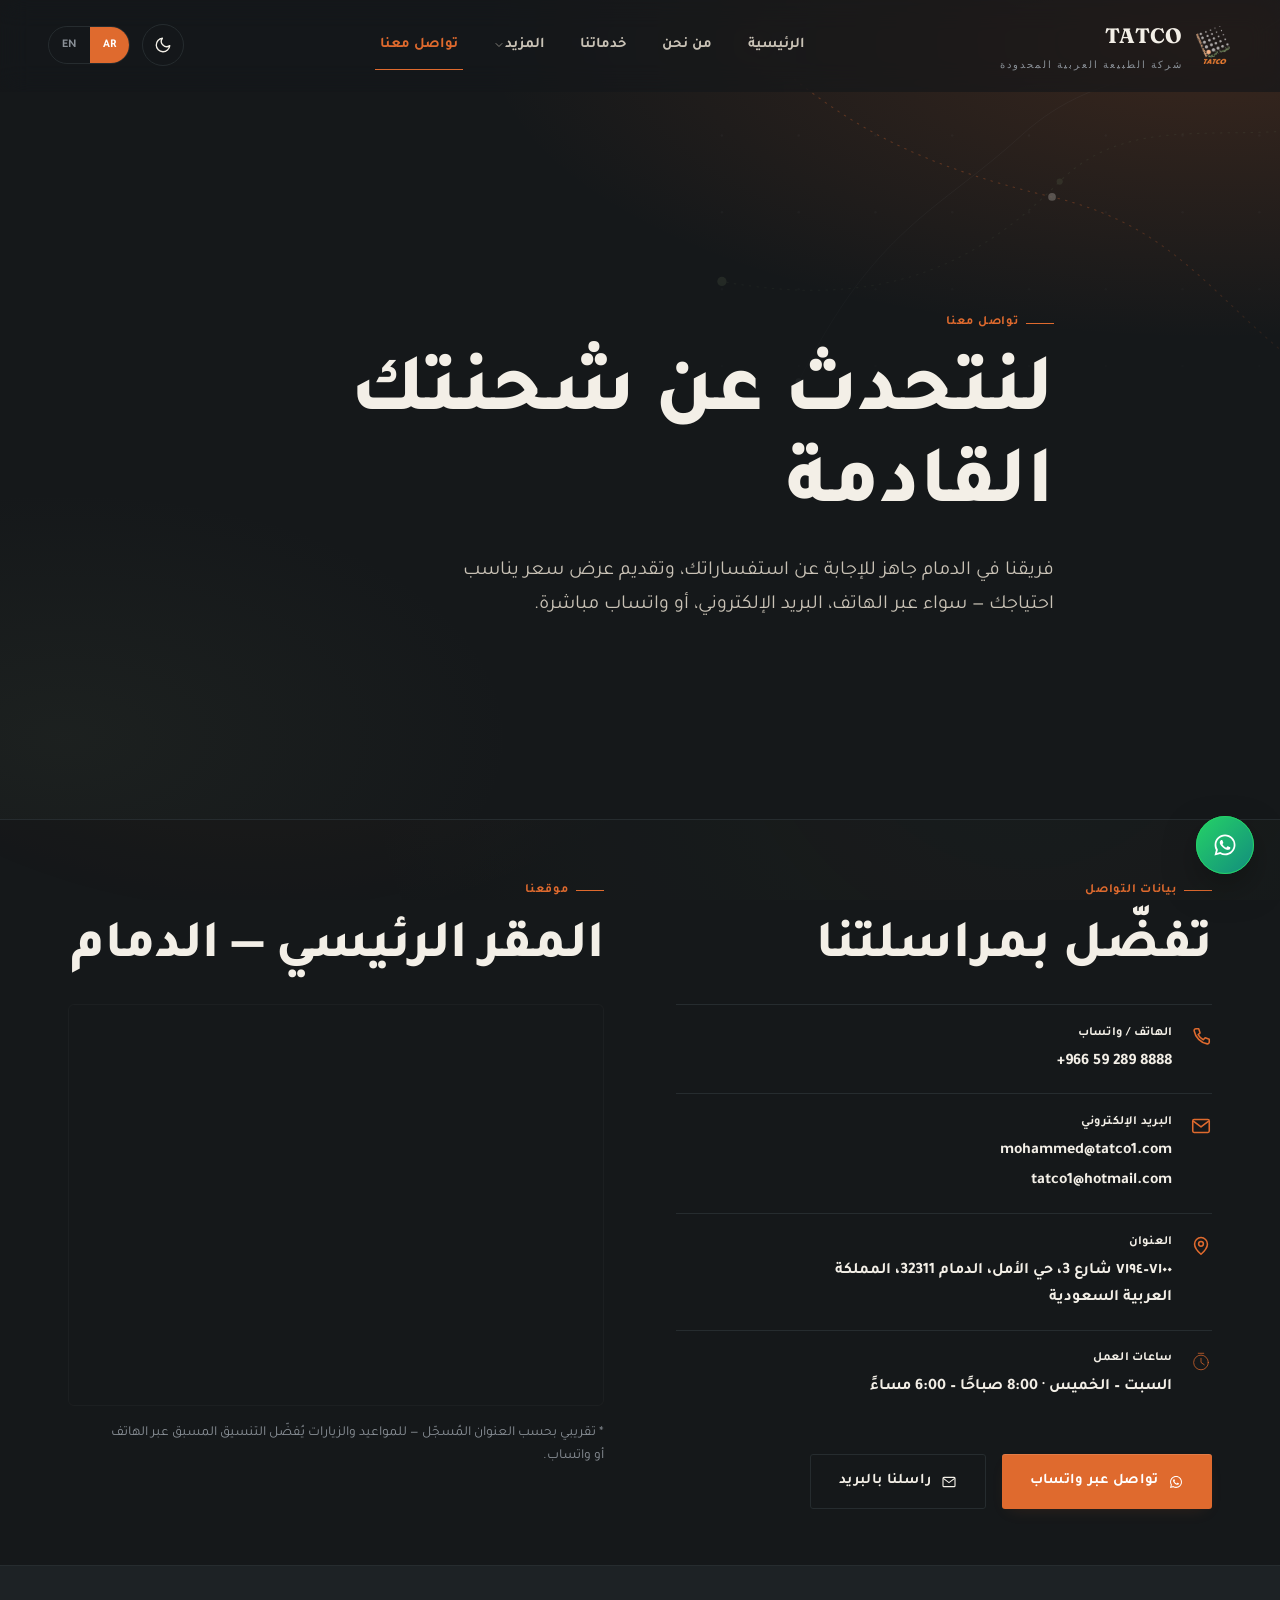
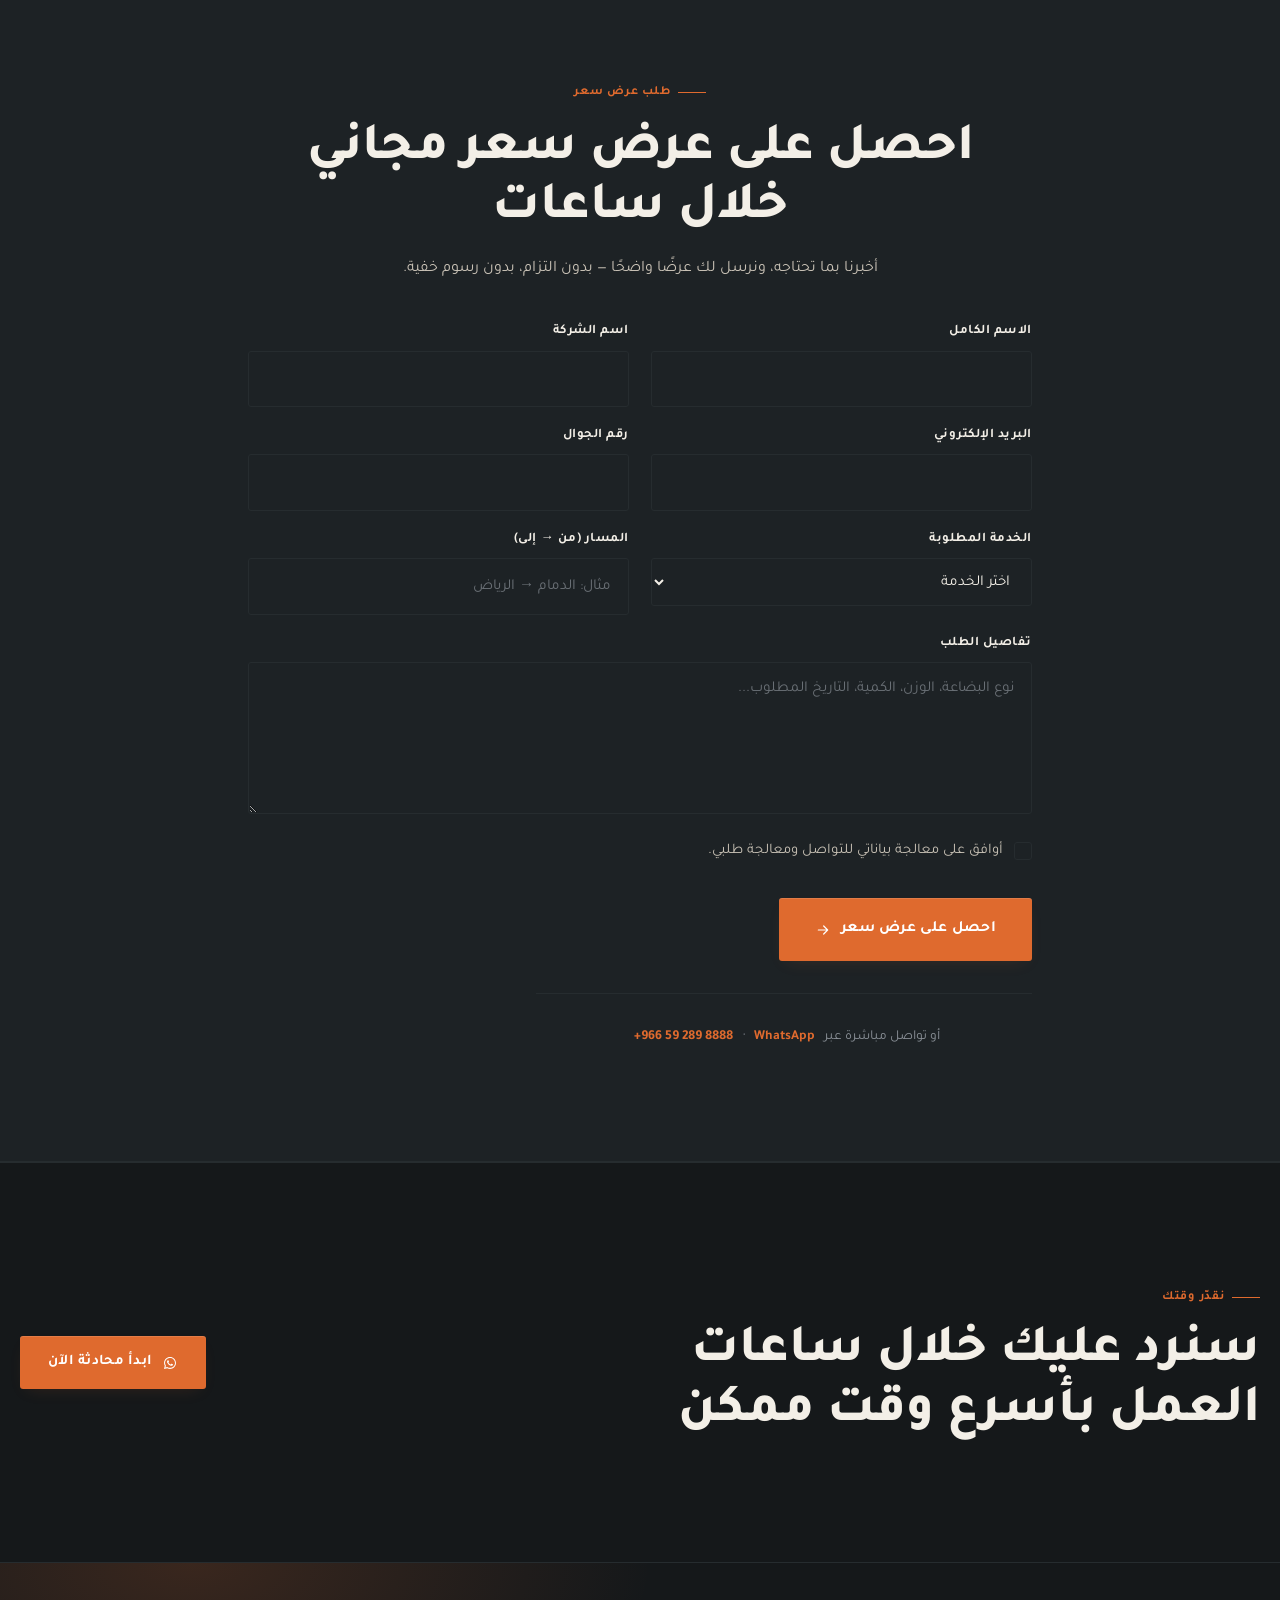
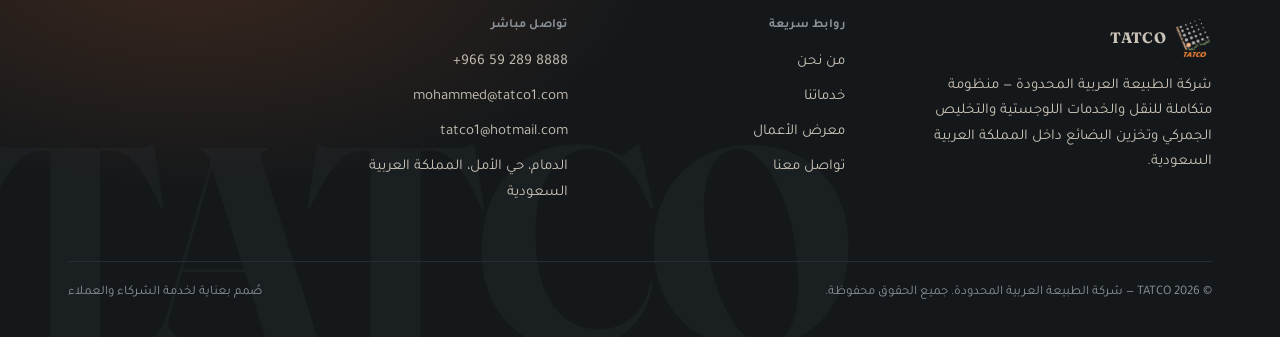
<file: contact.html>
<!DOCTYPE html>
<html lang="ar" dir="rtl" data-theme="dark" data-title-ar="تواصل معنا | TATCO — الدمام، المملكة العربية السعودية" data-title-en="Contact Us | TATCO — Dammam, Saudi Arabia">
<head>
<meta charset="UTF-8">
<meta name="viewport" content="width=device-width, initial-scale=1">
<meta name="theme-color" content="#15181a" media="(prefers-color-scheme: dark)">
<meta name="theme-color" content="#f5f1e8" media="(prefers-color-scheme: light)">
<meta name="description" content="تواصل مع تاتكو في الدمام عبر الهاتف، البريد الإلكتروني، أو واتساب — احصل على عرض سعر مجاني خلال ساعات.">
<link rel="canonical" href="https://voltstore.github.io/tatco-site/contact.html">
<link rel="icon" type="image/png" href="assets/img/logo.png">
<title>تواصل معنا | TATCO — الدمام، المملكة العربية السعودية</title>
<link rel="preconnect" href="https://fonts.googleapis.com">
<link rel="preconnect" href="https://fonts.gstatic.com" crossorigin>
<link href="https://fonts.googleapis.com/css2?family=Fraunces:opsz,wght@9..144,400;9..144,600;9..144,700;9..144,900&family=Plus+Jakarta+Sans:wght@400;500;600;700;800&family=Tajawal:wght@400;500;700;800;900&family=JetBrains+Mono:wght@400;500;700&display=swap" rel="stylesheet">
<link rel="stylesheet" href="assets/css/theme.css">
<link rel="stylesheet" href="assets/css/base.css">
<link rel="stylesheet" href="assets/css/components.css">
<script>(function(){try{var t=localStorage.getItem('tatco-theme')||'dark';document.documentElement.setAttribute('data-theme',t);}catch(e){}})();</script>
</head>
<body>

<a class="skip-link" href="#main-content"><span class="lang-ar">تخطي إلى المحتوى</span><span class="lang-en">Skip to main</span></a>

<svg style="position:absolute;width:0;height:0;overflow:hidden"><use href="assets/svg/icons.svg#i-logo"/></svg>
<object type="image/svg+xml" data="assets/svg/icons.svg" style="display:none" aria-hidden="true"></object>

<header class="nav">
  <a href="index.html" class="brand">
    <img class="mark" src="assets/img/logo.png" alt="TATCO">
    <span>TATCO<small class="lang-ar">شركة الطبيعة العربية المحدودة</small><small class="lang-en">Arabian Nature Co. Ltd.</small></span>
  </a>
  <nav class="nav-links" id="nav-links" aria-label="Main">
    <a href="index.html"><span class="lang-ar">الرئيسية</span><span class="lang-en">Home</span></a>
    <a href="about.html"><span class="lang-ar">من نحن</span><span class="lang-en">About</span></a>
    <a href="services.html"><span class="lang-ar">خدماتنا</span><span class="lang-en">Services</span></a>
    <div class="nav-dropdown">
      <a href="case-studies.html"><span class="lang-ar">المزيد</span><span class="lang-en">More</span> <svg width="12" height="12" style="opacity:.6"><use href="assets/svg/icons.svg#i-chevron-down"/></svg></a>
      <div class="nav-dropdown-menu">
        <a href="tracking.html"><svg><use href="assets/svg/icons.svg#i-package"/></svg><span class="lang-ar">تتبع</span><span class="lang-en">Track</span></a>
        <a href="case-studies.html"><svg><use href="assets/svg/icons.svg#i-trophy"/></svg><span class="lang-ar">قصص النجاح</span><span class="lang-en">Case Studies</span></a>
        <a href="sustainability.html"><svg><use href="assets/svg/icons.svg#i-leaf"/></svg><span class="lang-ar">الاستدامة</span><span class="lang-en">Sustainability</span></a>
        <a href="careers.html"><svg><use href="assets/svg/icons.svg#i-briefcase"/></svg><span class="lang-ar">الوظائف</span><span class="lang-en">Careers</span></a>
        <a href="faq.html"><svg><use href="assets/svg/icons.svg#i-document"/></svg><span class="lang-ar">FAQ</span><span class="lang-en">FAQ</span></a>
        <a href="gallery.html"><svg><use href="assets/svg/icons.svg#i-eye"/></svg><span class="lang-ar">المعرض</span><span class="lang-en">Gallery</span></a>
      </div>
    </div>
    <a href="contact.html" class="is-active" aria-current="page"><span class="lang-ar">تواصل معنا</span><span class="lang-en">Contact</span></a>
  </nav>
  <div class="nav-tools">
    <button class="theme-toggle" type="button" aria-label="تبديل الوضع">
      <svg class="icon-sun"><use href="assets/svg/icons.svg#i-sun"/></svg>
      <svg class="icon-moon"><use href="assets/svg/icons.svg#i-moon"/></svg>
    </button>
    <div class="lang-switch" role="group" aria-label="Language">
      <button data-lang="ar" type="button">AR</button>
      <button data-lang="en" type="button">EN</button>
    </div>
    <button class="nav-burger" aria-label="فتح القائمة" aria-expanded="false" aria-controls="nav-links" type="button"><span></span><span></span><span></span></button>
  </div>
</header>

<main id="main-content">

<!-- ============ هيدر الصفحة ============ -->
<section class="hero" style="padding-block: clamp(7rem, 14vw, 9.5rem) 2.5rem">
  <img class="hero-net" src="assets/svg/network.svg" alt="" aria-hidden="true" style="opacity:.32; width:min(54vw,720px)">
  <div class="wrap" style="position:relative; z-index:2">
    <p class="eyebrow reveal"><span class="lang-ar">تواصل معنا</span><span class="lang-en">Get in Touch</span></p>
    <h1 class="reveal" style="margin-block:1rem 1.2rem; max-width:18ch">
      <span class="lang-ar">لنتحدث عن شحنتك القادمة</span>
      <span class="lang-en">Let's talk about your next shipment</span>
    </h1>
    <p class="lede reveal" style="max-width:60ch">
      <span class="lang-ar">فريقنا في الدمام جاهز للإجابة عن استفساراتك، وتقديم عرض سعر يناسب احتياجك — سواء عبر الهاتف، البريد الإلكتروني، أو واتساب مباشرة.</span>
      <span class="lang-en">Our team in Dammam is ready to answer your questions and prepare a quote that fits your needs — by phone, email, or directly on WhatsApp.</span>
    </p>
  </div>
</section>

<!-- ============ معلومات التواصل + الخريطة ============ -->
<section class="section section--tight">
  <div class="wrap contact-grid">

    <div class="reveal">
      <p class="eyebrow"><span class="lang-ar">بيانات التواصل</span><span class="lang-en">Contact Details</span></p>
      <h2 style="margin-block:1rem 1.6rem"><span class="lang-ar">تفضّل بمراسلتنا</span><span class="lang-en">Reach out anytime</span></h2>

      <div class="contact-item">
        <svg><use href="assets/svg/icons.svg#i-phone"/></svg>
        <div>
          <span class="ci-label"><span class="lang-ar">الهاتف / واتساب</span><span class="lang-en">Phone / WhatsApp</span></span>
          <a href="tel:+966592898888" dir="ltr">+966 59 289 8888</a>
        </div>
      </div>

      <div class="contact-item">
        <svg><use href="assets/svg/icons.svg#i-mail"/></svg>
        <div>
          <span class="ci-label"><span class="lang-ar">البريد الإلكتروني</span><span class="lang-en">Email</span></span>
          <a href="mailto:mohammed@tatco1.com" style="display:block">mohammed@tatco1.com</a>
          <a href="mailto:tatco1@hotmail.com" style="display:block; margin-top:.2rem">tatco1@hotmail.com</a>
        </div>
      </div>

      <div class="contact-item">
        <svg><use href="assets/svg/icons.svg#i-pin"/></svg>
        <div>
          <span class="ci-label"><span class="lang-ar">العنوان</span><span class="lang-en">Address</span></span>
          <span style="font-weight:600; display:block; max-width:38ch">
            <span class="lang-ar">٧١٠٠–٧١٩٤ شارع 3، حي الأمل، الدمام 32311، المملكة العربية السعودية</span>
            <span class="lang-en">7100–7194 Street 3, Al Amal District, Dammam 32311, Saudi Arabia</span>
          </span>
        </div>
      </div>

      <div class="contact-item">
        <svg><use href="assets/svg/icons.svg#i-clock"/></svg>
        <div>
          <span class="ci-label"><span class="lang-ar">ساعات العمل</span><span class="lang-en">Working Hours</span></span>
          <span style="font-weight:600">
            <span class="lang-ar">السبت – الخميس · 8:00 صباحًا – 6:00 مساءً</span>
            <span class="lang-en">Sat – Thu · 8:00 AM – 6:00 PM</span>
          </span>
        </div>
      </div>

      <div style="display:flex; gap:1rem; flex-wrap:wrap; margin-top:2.2rem">
        <a href="https://wa.me/966592898888" target="_blank" rel="noopener" class="btn btn--solid">
          <svg width="16" height="16"><use href="assets/svg/icons.svg#i-whatsapp"/></svg>
          <span class="lang-ar">تواصل عبر واتساب</span><span class="lang-en">Chat on WhatsApp</span>
        </a>
        <a href="mailto:mohammed@tatco1.com" class="btn btn--ghost">
          <svg width="16" height="16"><use href="assets/svg/icons.svg#i-mail"/></svg>
          <span class="lang-ar">راسلنا بالبريد</span><span class="lang-en">Send an Email</span>
        </a>
      </div>
    </div>

    <div class="reveal">
      <p class="eyebrow"><span class="lang-ar">موقعنا</span><span class="lang-en">Our Location</span></p>
      <h2 style="margin-block:1rem 1.6rem"><span class="lang-ar">المقر الرئيسي — الدمام</span><span class="lang-en">Headquarters — Dammam</span></h2>
      <div class="map-frame">
        <iframe
          src="https://www.google.com/maps?q=%D8%AD%D9%8A%20%D8%A7%D9%84%D8%A3%D9%85%D9%84%D8%8C%20%D8%A7%D9%84%D8%AF%D9%85%D8%A7%D9%85%2032311&output=embed"
          loading="lazy"
          referrerpolicy="no-referrer-when-downgrade"
          title="موقع تاتكو على الخريطة — حي الأمل، الدمام">
        </iframe>
      </div>
      <p class="muted" style="margin-top:1rem; font-size:.86rem">
        <span class="lang-ar">* تقريبي بحسب العنوان المُسجّل — للمواعيد والزيارات يُفضّل التنسيق المسبق عبر الهاتف أو واتساب.</span>
        <span class="lang-en">* Approximate, based on the registered address — please coordinate visits in advance by phone or WhatsApp.</span>
      </p>
    </div>

  </div>
</section>

<!-- ============ نموذج عرض السعر ============ -->
<section class="section section--alt">
  <div class="wrap" style="max-width: 880px">
    <div style="text-align:center; margin-bottom:2.4rem">
      <p class="eyebrow reveal"><span class="lang-ar">طلب عرض سعر</span><span class="lang-en">Request a Quote</span></p>
      <h2 class="reveal" style="margin-block:1rem 1rem">
        <span class="lang-ar">احصل على عرض سعر مجاني خلال ساعات</span>
        <span class="lang-en">Get a free quote within hours</span>
      </h2>
      <p class="reveal" style="max-width:55ch; margin-inline:auto">
        <span class="lang-ar">أخبرنا بما تحتاجه، ونرسل لك عرضًا واضحًا — بدون التزام، بدون رسوم خفية.</span>
        <span class="lang-en">Tell us what you need, we send a clear offer — no obligation, no hidden fees.</span>
      </p>
    </div>

    <form class="reveal" data-validate action="mailto:mohammed@tatco1.com" method="post" enctype="text/plain">
      <div class="form-row">
        <div class="field">
          <label for="c-name"><span class="lang-ar">الاسم الكامل</span><span class="lang-en">Full Name</span></label>
          <input id="c-name" name="name" type="text" required>
        </div>
        <div class="field">
          <label for="c-company"><span class="lang-ar">اسم الشركة</span><span class="lang-en">Company Name</span></label>
          <input id="c-company" name="company" type="text">
        </div>
      </div>
      <div class="form-row">
        <div class="field">
          <label for="c-email"><span class="lang-ar">البريد الإلكتروني</span><span class="lang-en">Email</span></label>
          <input id="c-email" name="email" type="email" required>
        </div>
        <div class="field">
          <label for="c-phone"><span class="lang-ar">رقم الجوال</span><span class="lang-en">Phone</span></label>
          <input id="c-phone" name="phone" type="tel" required dir="ltr">
        </div>
      </div>
      <div class="form-row">
        <div class="field">
          <label for="c-service"><span class="lang-ar">الخدمة المطلوبة</span><span class="lang-en">Service Needed</span></label>
          <select id="c-service" name="service" required>
            <option value=""><span class="lang-ar">اختر الخدمة</span></option>
            <option value="transport"><span class="lang-ar">نقل بري</span> / Land Transport</option>
            <option value="customs"><span class="lang-ar">تخليص جمركي</span> / Customs Clearance</option>
            <option value="storage"><span class="lang-ar">تخزين</span> / Storage</option>
            <option value="logistics"><span class="lang-ar">حلول لوجستية متكاملة</span> / Integrated Logistics</option>
            <option value="multiple"><span class="lang-ar">أكثر من خدمة</span> / Multiple Services</option>
          </select>
        </div>
        <div class="field">
          <label for="c-route"><span class="lang-ar">المسار (من → إلى)</span><span class="lang-en">Route (from → to)</span></label>
          <input id="c-route" name="route" type="text" placeholder="مثال: الدمام → الرياض">
        </div>
      </div>
      <div class="field">
        <label for="c-message"><span class="lang-ar">تفاصيل الطلب</span><span class="lang-en">Request Details</span></label>
        <textarea id="c-message" name="message" rows="5" required
          placeholder="نوع البضاعة، الوزن، الكمية، التاريخ المطلوب..."></textarea>
      </div>
      <label class="checkbox">
        <input type="checkbox" required>
        <span><span class="lang-ar">أوافق على معالجة بياناتي للتواصل ومعالجة طلبي.</span><span class="lang-en">I agree to processing my data for contact and request handling.</span></span>
      </label>
      <button type="submit" class="btn btn--solid btn--lg" style="margin-top:1.4rem" data-magnetic="0.18">
        <span class="lang-ar">احصل على عرض سعر</span><span class="lang-en">Get My Quote</span>
        <svg width="16" height="16"><use href="assets/svg/icons.svg#i-arrow"/></svg>
      </button>
      <div class="form-success" data-success>
        <svg><use href="assets/svg/icons.svg#i-check-circle"/></svg>
        <span><span class="lang-ar">تم استلام طلبك — سنرد عليك خلال ساعات</span><span class="lang-en">Request received — we'll reply within hours</span></span>
      </div>
    </form>

    <p style="margin-top:2rem; padding-top:2rem; border-top:var(--hairline); color:var(--ash); font-size:.86rem; text-align:center">
      <span class="lang-ar">أو تواصل مباشرة عبر</span><span class="lang-en">Or reach us directly via</span>
      <a href="https://wa.me/966592898888" target="_blank" rel="noopener" class="accent" style="font-weight:600; margin-inline:.4rem">WhatsApp</a>
      ·
      <a href="tel:+966592898888" class="accent" style="font-weight:600; margin-inline:.4rem" dir="ltr">+966 59 289 8888</a>
    </p>
  </div>
</section>

<!-- ============ شريط CTA ختامي ============ -->
<section class="section section--tight" style="border-top:var(--hairline)">
  <div class="wrap cta-strip">
    <div>
      <p class="eyebrow reveal"><span class="lang-ar">نقدّر وقتك</span><span class="lang-en">We value your time</span></p>
      <h2 class="reveal" style="margin-top:.8rem; max-width:20ch">
        <span class="lang-ar">سنرد عليك خلال ساعات العمل بأسرع وقت ممكن</span>
        <span class="lang-en">We'll respond as quickly as possible within working hours</span>
      </h2>
    </div>
    <div class="reveal" style="display:flex; gap:1rem; flex-wrap:wrap">
      <a href="https://wa.me/966592898888" target="_blank" rel="noopener" class="btn btn--solid">
        <svg width="16" height="16"><use href="assets/svg/icons.svg#i-whatsapp"/></svg>
        <span class="lang-ar">ابدأ محادثة الآن</span><span class="lang-en">Start a Chat Now</span>
      </a>
    </div>
  </div>
</section>

<footer class="footer">
  <div class="wrap">
    <div class="footer-grid">
      <div>
        <a href="index.html" class="brand" style="margin-bottom:1rem; display:inline-flex">
          <img class="mark" src="assets/img/logo.png" alt="TATCO">
          <span>TATCO</span>
        </a>
        <p style="max-width:36ch">
          <span class="lang-ar">شركة الطبيعة العربية المحدودة — منظومة متكاملة للنقل والخدمات اللوجستية والتخليص الجمركي وتخزين البضائع داخل المملكة العربية السعودية.</span>
          <span class="lang-en">Arabian Nature Co. Ltd. — an integrated system for transport, logistics, customs clearance, and warehousing across the Kingdom of Saudi Arabia.</span>
        </p>
      </div>
      <div>
        <h4><span class="lang-ar">روابط سريعة</span><span class="lang-en">Quick Links</span></h4>
        <ul>
          <li><a href="about.html"><span class="lang-ar">من نحن</span><span class="lang-en">About Us</span></a></li>
          <li><a href="services.html"><span class="lang-ar">خدماتنا</span><span class="lang-en">Our Services</span></a></li>
          <li><a href="gallery.html"><span class="lang-ar">معرض الأعمال</span><span class="lang-en">Gallery</span></a></li>
          <li><a href="contact.html"><span class="lang-ar">تواصل معنا</span><span class="lang-en">Contact</span></a></li>
        </ul>
      </div>
      <div>
        <h4><span class="lang-ar">تواصل مباشر</span><span class="lang-en">Get in Touch</span></h4>
        <ul>
          <li dir="ltr"><a href="tel:+966592898888">+966 59 289 8888</a></li>
          <li><a href="mailto:mohammed@tatco1.com">mohammed@tatco1.com</a></li>
          <li><a href="mailto:tatco1@hotmail.com">tatco1@hotmail.com</a></li>
          <li><span class="lang-ar">الدمام، حي الأمل، المملكة العربية السعودية</span><span class="lang-en">Dammam, Al Amal District, Saudi Arabia</span></li>
        </ul>
      </div>
    </div>
    <div class="footer-bottom">
      <span>© <span id="year">2026</span> TATCO — <span class="lang-ar">شركة الطبيعة العربية المحدودة. جميع الحقوق محفوظة.</span><span class="lang-en">Arabian Nature Co. Ltd. All rights reserved.</span></span>
      <span class="lang-ar">صُمم بعناية لخدمة الشركاء والعملاء</span>
      <span class="lang-en">Designed with care for our partners and clients</span>
    </div>
  </div>
</footer>

</main>

<a class="whatsapp-fab" href="https://wa.me/966592898888" target="_blank" rel="noopener" aria-label="تواصل عبر واتساب">
  <span class="ping" aria-hidden="true"></span>
  <svg viewBox="0 0 32 32"><use href="assets/svg/icons.svg#i-whatsapp"/></svg>
</a>
<button class="to-top" type="button" aria-label="Back to top"><svg><use href="assets/svg/icons.svg#i-arrow"/></svg></button>

<script src="assets/js/main.js"></script>
</body>
</html>
</file>
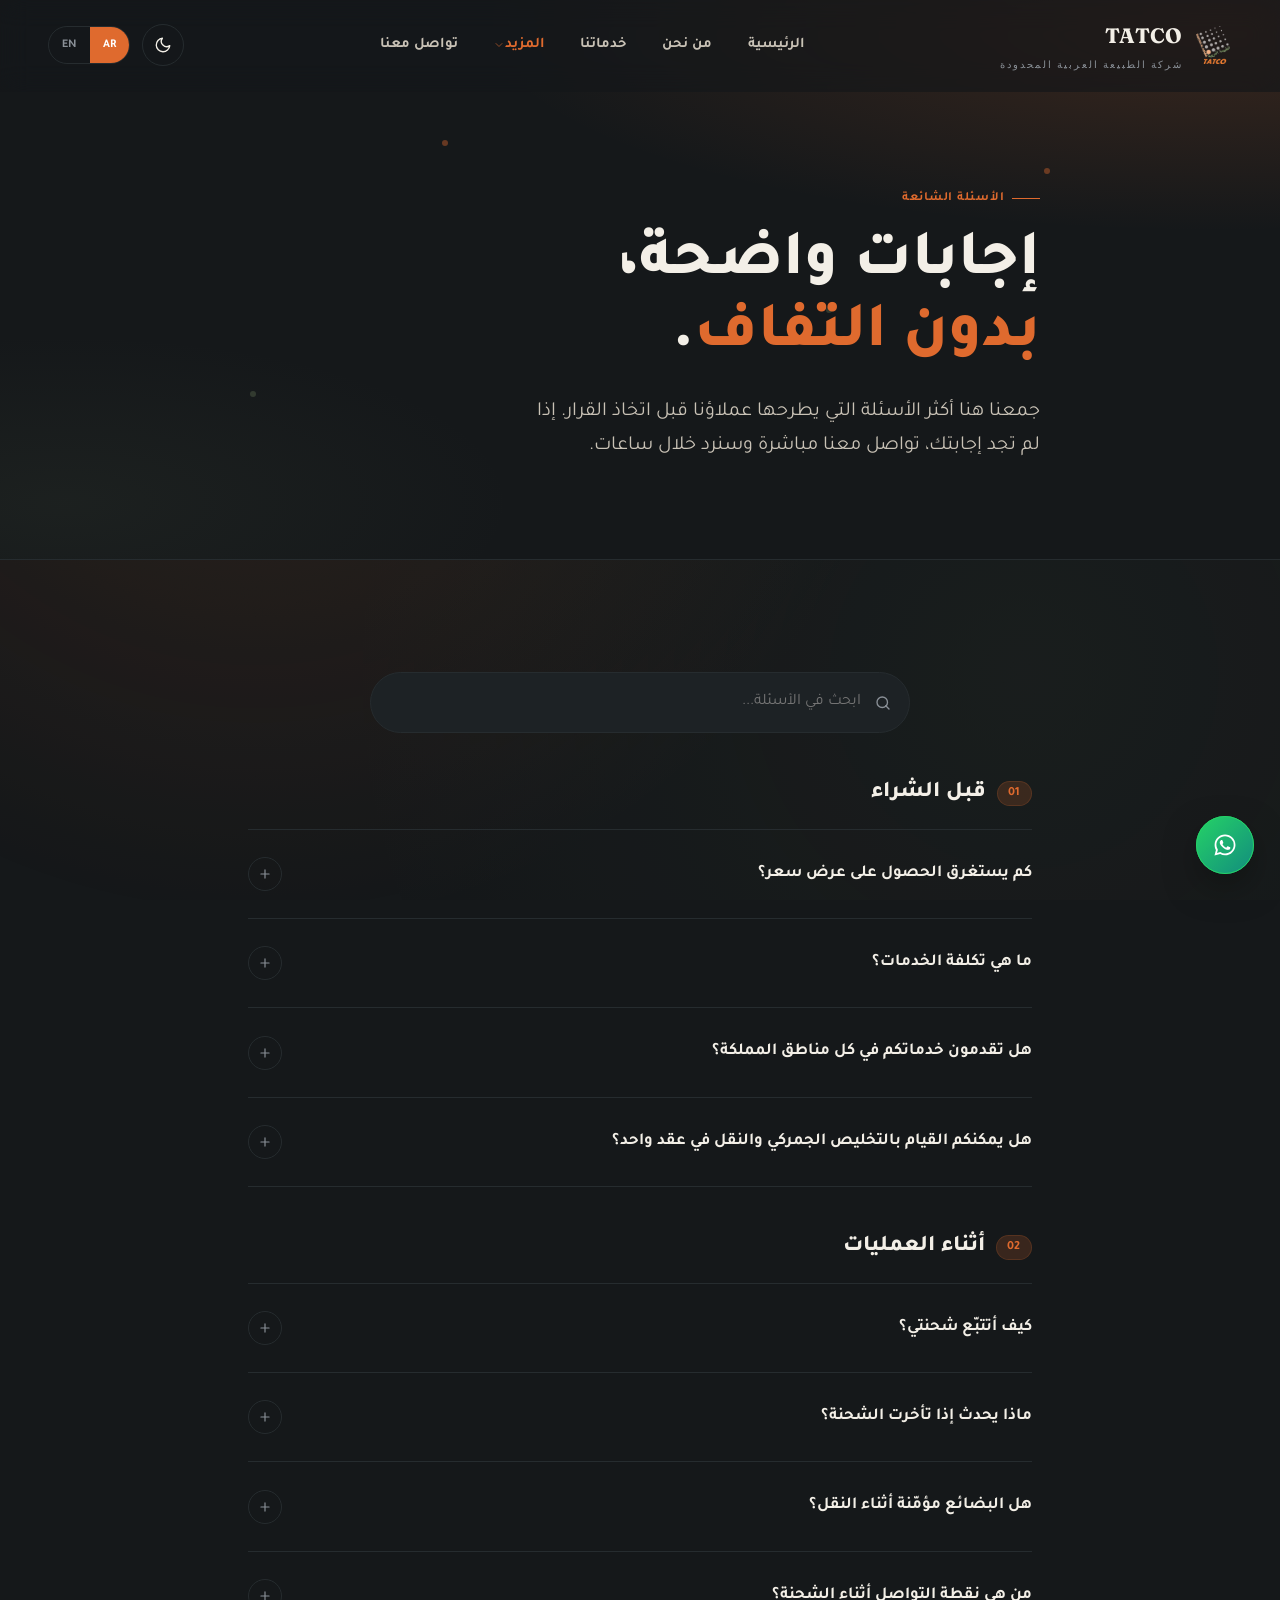
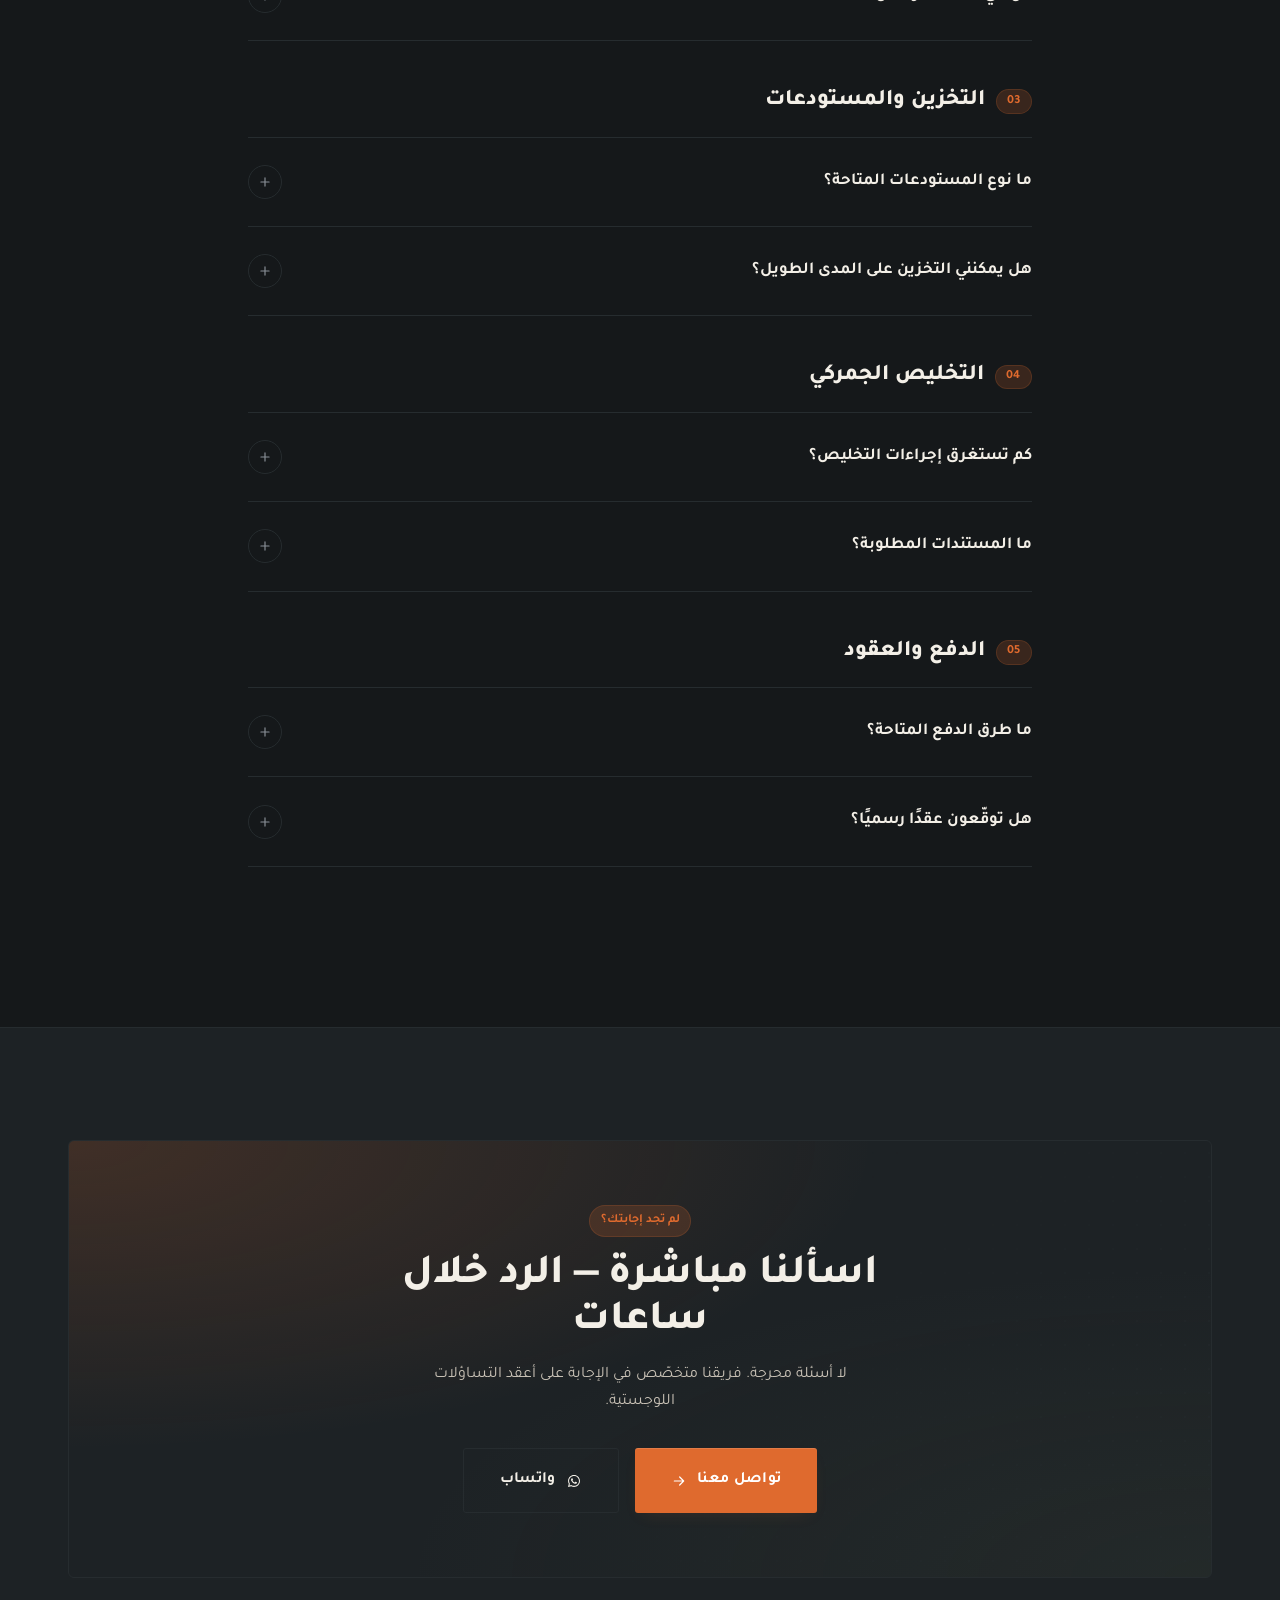
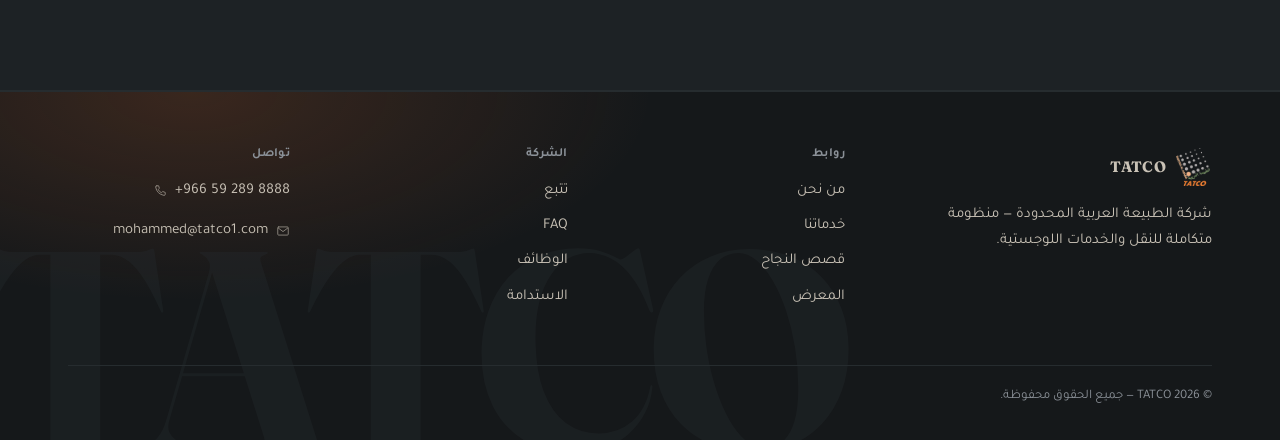
<file: faq.html>
<!DOCTYPE html>
<html lang="ar" dir="rtl" data-theme="dark"
  data-title-ar="الأسئلة الشائعة | TATCO"
  data-title-en="FAQ | TATCO">
<head>
<meta charset="UTF-8">
<meta name="viewport" content="width=device-width, initial-scale=1">
<meta name="theme-color" content="#15181a" media="(prefers-color-scheme: dark)">
<meta name="theme-color" content="#f5f1e8" media="(prefers-color-scheme: light)">
<meta name="description" content="إجابات تفصيلية عن أكثر الأسئلة شيوعًا حول خدمات تاتكو للنقل والتخليص الجمركي والتخزين.">
<link rel="canonical" href="https://voltstore.github.io/tatco-site/faq.html">
<link rel="icon" type="image/png" href="assets/img/logo.png">

<title>الأسئلة الشائعة | TATCO</title>

<link rel="preconnect" href="https://fonts.googleapis.com">
<link rel="preconnect" href="https://fonts.gstatic.com" crossorigin>
<link href="https://fonts.googleapis.com/css2?family=Fraunces:opsz,wght@9..144,400;9..144,600;9..144,700;9..144,900&family=Plus+Jakarta+Sans:wght@400;500;600;700;800&family=Tajawal:wght@400;500;700;800;900&family=JetBrains+Mono:wght@400;500;700&display=swap" rel="stylesheet">

<link rel="stylesheet" href="assets/css/theme.css">
<link rel="stylesheet" href="assets/css/base.css">
<link rel="stylesheet" href="assets/css/components.css">

<script>(function(){try{var t=localStorage.getItem('tatco-theme')||'dark';document.documentElement.setAttribute('data-theme',t);}catch(e){}})();</script>

<script type="application/ld+json">
{
  "@context": "https://schema.org",
  "@type": "FAQPage",
  "mainEntity": [
    {"@type":"Question","name":"كم يستغرق الحصول على عرض سعر؟","acceptedAnswer":{"@type":"Answer","text":"نقدّم عرض سعر مفصّلًا خلال ساعات من استلام الاستفسار، وفي معظم الحالات في نفس اليوم."}},
    {"@type":"Question","name":"هل تقدمون خدماتكم في كل مناطق المملكة؟","acceptedAnswer":{"@type":"Answer","text":"نعم، أسطولنا يغطي 13 منطقة داخل المملكة العربية السعودية."}},
    {"@type":"Question","name":"هل يمكنكم القيام بالتخليص الجمركي والنقل في عقد واحد؟","acceptedAnswer":{"@type":"Answer","text":"نعم، هذه نقطة قوتنا الأساسية — أربع خدمات تحت سقف واحد بعقد موحّد."}}
  ]
}
</script>
</head>
<body>

<a class="skip-link" href="#main-content"><span class="lang-ar">تخطي إلى المحتوى</span><span class="lang-en">Skip to main</span></a>
<object type="image/svg+xml" data="assets/svg/icons.svg" style="display:none" aria-hidden="true"></object>

<header class="nav">
  <a href="index.html" class="brand">
    <img class="mark" src="assets/img/logo.png" alt="TATCO">
    <span>TATCO<small class="lang-ar">شركة الطبيعة العربية المحدودة</small><small class="lang-en">Arabian Nature Co. Ltd.</small></span>
  </a>
  <nav class="nav-links" id="nav-links" aria-label="Main">
    <a href="index.html"><span class="lang-ar">الرئيسية</span><span class="lang-en">Home</span></a>
    <a href="about.html"><span class="lang-ar">من نحن</span><span class="lang-en">About</span></a>
    <a href="services.html"><span class="lang-ar">خدماتنا</span><span class="lang-en">Services</span></a>
    <div class="nav-dropdown">
      <a href="faq.html" class="is-active" aria-current="page"><span class="lang-ar">المزيد</span><span class="lang-en">More</span> <svg width="12" height="12" style="opacity:.6"><use href="assets/svg/icons.svg#i-chevron-down"/></svg></a>
      <div class="nav-dropdown-menu">
        <a href="tracking.html"><svg><use href="assets/svg/icons.svg#i-package"/></svg><span class="lang-ar">تتبع شحنتك</span><span class="lang-en">Track</span></a>
        <a href="case-studies.html"><svg><use href="assets/svg/icons.svg#i-trophy"/></svg><span class="lang-ar">قصص النجاح</span><span class="lang-en">Case Studies</span></a>
        <a href="sustainability.html"><svg><use href="assets/svg/icons.svg#i-leaf"/></svg><span class="lang-ar">الاستدامة</span><span class="lang-en">Sustainability</span></a>
        <a href="careers.html"><svg><use href="assets/svg/icons.svg#i-briefcase"/></svg><span class="lang-ar">الوظائف</span><span class="lang-en">Careers</span></a>
        <a href="faq.html"><svg><use href="assets/svg/icons.svg#i-document"/></svg><span class="lang-ar">الأسئلة الشائعة</span><span class="lang-en">FAQ</span></a>
        <a href="gallery.html"><svg><use href="assets/svg/icons.svg#i-eye"/></svg><span class="lang-ar">المعرض</span><span class="lang-en">Gallery</span></a>
      </div>
    </div>
    <a href="contact.html"><span class="lang-ar">تواصل معنا</span><span class="lang-en">Contact</span></a>
  </nav>
  <div class="nav-tools">
    <button class="theme-toggle" type="button" aria-label="تبديل الوضع">
      <svg class="icon-sun"><use href="assets/svg/icons.svg#i-sun"/></svg>
      <svg class="icon-moon"><use href="assets/svg/icons.svg#i-moon"/></svg>
    </button>
    <div class="lang-switch" role="group" aria-label="Language">
      <button data-lang="ar" type="button">AR</button>
      <button data-lang="en" type="button">EN</button>
    </div>
    <button class="nav-burger" aria-label="فتح القائمة" aria-expanded="false" aria-controls="nav-links" type="button"><span></span><span></span><span></span></button>
  </div>
</header>

<main id="main-content">

<section class="hero hero--inner">
  <div class="hero-orbs" aria-hidden="true"><span></span><span></span><span></span><span></span></div>
  <div class="wrap hero-grid">
    <div>
      <p class="eyebrow reveal"><span class="lang-ar">الأسئلة الشائعة</span><span class="lang-en">Frequently Asked</span></p>
      <h1 class="reveal">
        <span class="lang-ar">إجابات واضحة،<br><span class="accent">بدون التفاف</span>.</span>
        <span class="lang-en">Clear answers,<br><span class="accent">no run-around</span>.</span>
      </h1>
      <p class="lede reveal">
        <span class="lang-ar">جمعنا هنا أكثر الأسئلة التي يطرحها عملاؤنا قبل اتخاذ القرار. إذا لم تجد إجابتك، تواصل معنا مباشرة وسنرد خلال ساعات.</span>
        <span class="lang-en">We've gathered the most common questions our clients ask. If your answer isn't here, reach us directly — we respond within hours.</span>
      </p>
    </div>
  </div>
</section>

<section class="section">
  <div class="wrap" style="max-width: 880px">
    <div class="faq-search reveal">
      <svg><use href="assets/svg/icons.svg#i-search"/></svg>
      <input type="search" id="faq-search" placeholder="ابحث في الأسئلة..." aria-label="البحث">
    </div>

    <div class="faq-group">
      <h2 class="reveal" style="display:flex; align-items:center; gap:.7rem; font-size:1.4rem"><span class="badge badge--orange">01</span><span class="lang-ar">قبل الشراء</span><span class="lang-en">Before You Book</span></h2>

      <div class="faq-item" data-faq>
        <button class="faq-q" type="button">
          <span><span class="lang-ar">كم يستغرق الحصول على عرض سعر؟</span><span class="lang-en">How long to get a quote?</span></span>
          <span class="faq-toggle"><svg><use href="assets/svg/icons.svg#i-plus"/></svg></span>
        </button>
        <div class="faq-a"><div class="faq-a-inner">
          <span class="lang-ar">نقدّم عرض سعر مفصّلًا خلال ساعات من استلام الاستفسار، وفي معظم الحالات في نفس اليوم. لا حاجة لنماذج معقدة — مكالمة أو رسالة واتساب تكفي لنبدأ الحساب.</span>
          <span class="lang-en">A detailed quote within hours, usually same day. No complex forms — a call or WhatsApp message is enough to start.</span>
        </div></div>
      </div>

      <div class="faq-item" data-faq>
        <button class="faq-q" type="button">
          <span><span class="lang-ar">ما هي تكلفة الخدمات؟</span><span class="lang-en">What does it cost?</span></span>
          <span class="faq-toggle"><svg><use href="assets/svg/icons.svg#i-plus"/></svg></span>
        </button>
        <div class="faq-a"><div class="faq-a-inner">
          <span class="lang-ar">التكلفة تعتمد على نوع البضاعة، الوزن، المسافة، ونوع الخدمة (نقل فقط أم مع تخليص جمركي أو تخزين). نقدّم تسعيرًا شفافًا بدون رسوم خفية، مع خيارات للعقود طويلة الأمد.</span>
          <span class="lang-en">Cost depends on cargo type, weight, distance, and service mix. Transparent pricing with no hidden fees, plus long-term contract options.</span>
        </div></div>
      </div>

      <div class="faq-item" data-faq>
        <button class="faq-q" type="button">
          <span><span class="lang-ar">هل تقدمون خدماتكم في كل مناطق المملكة؟</span><span class="lang-en">Do you cover all of Saudi Arabia?</span></span>
          <span class="faq-toggle"><svg><use href="assets/svg/icons.svg#i-plus"/></svg></span>
        </button>
        <div class="faq-a"><div class="faq-a-inner">
          <span class="lang-ar">نعم، أسطولنا يغطي 13 منطقة داخل المملكة، من المنطقة الشرقية إلى المنطقة الغربية، ومن الحدود الشمالية إلى الجنوبية.</span>
          <span class="lang-en">Yes — our fleet covers all 13 regions, from Eastern to Western, from north to south borders.</span>
        </div></div>
      </div>

      <div class="faq-item" data-faq>
        <button class="faq-q" type="button">
          <span><span class="lang-ar">هل يمكنكم القيام بالتخليص الجمركي والنقل في عقد واحد؟</span><span class="lang-en">One contract for customs and transport?</span></span>
          <span class="faq-toggle"><svg><use href="assets/svg/icons.svg#i-plus"/></svg></span>
        </button>
        <div class="faq-a"><div class="faq-a-inner">
          <span class="lang-ar">نعم، وهذه نقطة قوتنا الأساسية. النقل، التخليص الجمركي، التخزين، والحلول اللوجستية — كلها تحت سقف واحد بعقد موحّد.</span>
          <span class="lang-en">Yes — our core strength. Transport, customs, warehousing, and logistics — all under one roof with one contract.</span>
        </div></div>
      </div>
    </div>

    <div class="faq-group">
      <h2 class="reveal" style="display:flex; align-items:center; gap:.7rem; font-size:1.4rem"><span class="badge badge--orange">02</span><span class="lang-ar">أثناء العمليات</span><span class="lang-en">During Operations</span></h2>

      <div class="faq-item" data-faq>
        <button class="faq-q" type="button">
          <span><span class="lang-ar">كيف أتتبّع شحنتي؟</span><span class="lang-en">How do I track?</span></span>
          <span class="faq-toggle"><svg><use href="assets/svg/icons.svg#i-plus"/></svg></span>
        </button>
        <div class="faq-a"><div class="faq-a-inner">
          <span class="lang-ar">يمكنك استخدام صفحة التتبع لإدخال رقم الشحنة الذي أرسلناه، أو الاتصال بفريق العمليات مباشرة في أي وقت.</span>
          <span class="lang-en">Use the tracking page with your shipment number, or call our operations team directly anytime.</span>
        </div></div>
      </div>

      <div class="faq-item" data-faq>
        <button class="faq-q" type="button">
          <span><span class="lang-ar">ماذا يحدث إذا تأخرت الشحنة؟</span><span class="lang-en">What if my shipment is delayed?</span></span>
          <span class="faq-toggle"><svg><use href="assets/svg/icons.svg#i-plus"/></svg></span>
        </button>
        <div class="faq-a"><div class="faq-a-inner">
          <span class="lang-ar">في أي حالة تأخير محتمل، يتواصل معك مسؤول العمليات قبل وقوع التأخير بشرحٍ للسبب وخطة الحل. لا نتركك تكتشف ذلك بنفسك.</span>
          <span class="lang-en">For any potential delay, your ops contact reaches you proactively — before it occurs — explaining the cause and resolution plan.</span>
        </div></div>
      </div>

      <div class="faq-item" data-faq>
        <button class="faq-q" type="button">
          <span><span class="lang-ar">هل البضائع مؤمّنة أثناء النقل؟</span><span class="lang-en">Is cargo insured?</span></span>
          <span class="faq-toggle"><svg><use href="assets/svg/icons.svg#i-plus"/></svg></span>
        </button>
        <div class="faq-a"><div class="faq-a-inner">
          <span class="lang-ar">نعم، يمكن تأمين الشحنة عبرنا أو عبر شركة تأمين تختارها. نناقش معك خيارات التغطية حسب طبيعة البضاعة وقيمتها.</span>
          <span class="lang-en">Yes — through us or your chosen insurer. We discuss coverage options based on cargo nature and value.</span>
        </div></div>
      </div>

      <div class="faq-item" data-faq>
        <button class="faq-q" type="button">
          <span><span class="lang-ar">من هي نقطة التواصل أثناء الشحنة؟</span><span class="lang-en">Who is my contact?</span></span>
          <span class="faq-toggle"><svg><use href="assets/svg/icons.svg#i-plus"/></svg></span>
        </button>
        <div class="faq-a"><div class="faq-a-inner">
          <span class="lang-ar">يتم تعيين مسؤول عمليات مخصّص لكل شحنة، متاح للرد على استفساراتك مباشرة. لا تمر مكالماتك عبر سويتشبورد أو نظام تذاكر.</span>
          <span class="lang-en">A dedicated ops contact is assigned per shipment, reachable directly. No switchboards or ticketing systems.</span>
        </div></div>
      </div>
    </div>

    <div class="faq-group">
      <h2 class="reveal" style="display:flex; align-items:center; gap:.7rem; font-size:1.4rem"><span class="badge badge--orange">03</span><span class="lang-ar">التخزين والمستودعات</span><span class="lang-en">Storage</span></h2>

      <div class="faq-item" data-faq>
        <button class="faq-q" type="button">
          <span><span class="lang-ar">ما نوع المستودعات المتاحة؟</span><span class="lang-en">What warehousing is available?</span></span>
          <span class="faq-toggle"><svg><use href="assets/svg/icons.svg#i-plus"/></svg></span>
        </button>
        <div class="faq-a"><div class="faq-a-inner">
          <span class="lang-ar">مستودعات مغلقة ومُدارة بأنظمة حديثة، تناسب البضائع التجارية والصناعية وقطع الغيار. مزوّدة بأنظمة مراقبة، حماية حرائق، وإجراءات أمنية صارمة.</span>
          <span class="lang-en">Enclosed, modern-managed warehouses suitable for commercial, industrial, and spare-parts cargo. With surveillance, fire protection, strict security.</span>
        </div></div>
      </div>

      <div class="faq-item" data-faq>
        <button class="faq-q" type="button">
          <span><span class="lang-ar">هل يمكنني التخزين على المدى الطويل؟</span><span class="lang-en">Can I store long-term?</span></span>
          <span class="faq-toggle"><svg><use href="assets/svg/icons.svg#i-plus"/></svg></span>
        </button>
        <div class="faq-a"><div class="faq-a-inner">
          <span class="lang-ar">نعم، نقدّم خطط تخزين قصيرة وطويلة الأمد بأسعار تنخفض تدريجيًا مع زيادة الفترة. ويمكننا توفير خدمات إدخال وإخراج عند الطلب.</span>
          <span class="lang-en">Yes — short and long-term plans with tiered pricing. On-demand inbound/outbound included.</span>
        </div></div>
      </div>
    </div>

    <div class="faq-group">
      <h2 class="reveal" style="display:flex; align-items:center; gap:.7rem; font-size:1.4rem"><span class="badge badge--orange">04</span><span class="lang-ar">التخليص الجمركي</span><span class="lang-en">Customs</span></h2>

      <div class="faq-item" data-faq>
        <button class="faq-q" type="button">
          <span><span class="lang-ar">كم تستغرق إجراءات التخليص؟</span><span class="lang-en">How long does customs take?</span></span>
          <span class="faq-toggle"><svg><use href="assets/svg/icons.svg#i-plus"/></svg></span>
        </button>
        <div class="faq-a"><div class="faq-a-inner">
          <span class="lang-ar">المدة تختلف حسب نوع البضاعة ومتطلبات الجهات الرقابية. فريقنا يتابع المعاملة أولًا بأول، وغالبًا ننهي الإجراءات أسرع من المتوسط السوقي.</span>
          <span class="lang-en">Duration varies by cargo type and regulations. Our team tracks step-by-step — typically faster than market average.</span>
        </div></div>
      </div>

      <div class="faq-item" data-faq>
        <button class="faq-q" type="button">
          <span><span class="lang-ar">ما المستندات المطلوبة؟</span><span class="lang-en">What documents are needed?</span></span>
          <span class="faq-toggle"><svg><use href="assets/svg/icons.svg#i-plus"/></svg></span>
        </button>
        <div class="faq-a"><div class="faq-a-inner">
          <span class="lang-ar">الأساسيات: فاتورة تجارية، قائمة تعبئة، بوليصة شحن، وشهادة منشأ. فريقنا يرشدك خطوة بخطوة ويوضّح ما إذا كانت بضاعتك تحتاج تصاريح إضافية.</span>
          <span class="lang-en">Basics: commercial invoice, packing list, bill of lading, certificate of origin. We guide you step-by-step on additional permits.</span>
        </div></div>
      </div>
    </div>

    <div class="faq-group">
      <h2 class="reveal" style="display:flex; align-items:center; gap:.7rem; font-size:1.4rem"><span class="badge badge--orange">05</span><span class="lang-ar">الدفع والعقود</span><span class="lang-en">Payment &amp; Contracts</span></h2>

      <div class="faq-item" data-faq>
        <button class="faq-q" type="button">
          <span><span class="lang-ar">ما طرق الدفع المتاحة؟</span><span class="lang-en">Payment methods?</span></span>
          <span class="faq-toggle"><svg><use href="assets/svg/icons.svg#i-plus"/></svg></span>
        </button>
        <div class="faq-a"><div class="faq-a-inner">
          <span class="lang-ar">نقبل التحويل البنكي، الشيكات، والدفع عبر بوابات مالية معتمدة. للعقود طويلة الأمد، شروط دفع مرنة (شهرية أو ربع سنوية).</span>
          <span class="lang-en">Bank transfers, cheques, approved gateways. Flexible terms (monthly/quarterly) for long-term contracts.</span>
        </div></div>
      </div>

      <div class="faq-item" data-faq>
        <button class="faq-q" type="button">
          <span><span class="lang-ar">هل توقّعون عقدًا رسميًا؟</span><span class="lang-en">Do you sign formal contracts?</span></span>
          <span class="faq-toggle"><svg><use href="assets/svg/icons.svg#i-plus"/></svg></span>
        </button>
        <div class="faq-a"><div class="faq-a-inner">
          <span class="lang-ar">نعم، نوقّع عقدًا رسميًا لكل تعامل يتضمن نطاق الخدمة، الأسعار، الجداول الزمنية، والمسؤوليات. الشفافية القانونية أساس الثقة.</span>
          <span class="lang-en">Yes — formal contracts covering scope, pricing, timelines, responsibilities for every engagement.</span>
        </div></div>
      </div>
    </div>
  </div>
</section>

<section class="section section--alt">
  <div class="wrap">
    <div class="cta-box reveal" style="text-align:center">
      <span class="badge badge--orange" style="margin-bottom:1rem"><span class="lang-ar">لم تجد إجابتك؟</span><span class="lang-en">Didn't find your answer?</span></span>
      <h2 style="font-size:clamp(1.6rem, 4vw, 2.6rem); max-width:24ch; margin-inline:auto">
        <span class="lang-ar">اسألنا مباشرة — الرد خلال ساعات</span>
        <span class="lang-en">Ask directly — reply within hours</span>
      </h2>
      <p style="margin:1rem auto 2rem; max-width:50ch">
        <span class="lang-ar">لا أسئلة محرجة. فريقنا متخصّص في الإجابة على أعقد التساؤلات اللوجستية.</span>
        <span class="lang-en">No question is too detailed. We specialize in answering the most complex logistics queries.</span>
      </p>
      <div style="display:flex; gap:1rem; flex-wrap:wrap; justify-content:center">
        <a href="contact.html" class="btn btn--solid btn--lg">
          <span class="lang-ar">تواصل معنا</span><span class="lang-en">Contact</span>
          <svg width="16" height="16"><use href="assets/svg/icons.svg#i-arrow"/></svg>
        </a>
        <a href="https://wa.me/966592898888" target="_blank" rel="noopener" class="btn btn--ghost btn--lg">
          <svg width="16" height="16"><use href="assets/svg/icons.svg#i-whatsapp"/></svg>
          <span class="lang-ar">واتساب</span><span class="lang-en">WhatsApp</span>
        </a>
      </div>
    </div>
  </div>
</section>

</main>

<footer class="footer">
  <div class="wrap">
    <div class="footer-grid">
      <div>
        <a href="index.html" class="brand" style="margin-bottom:1rem; display:inline-flex">
          <img class="mark" src="assets/img/logo.png" alt="TATCO"><span>TATCO</span>
        </a>
        <p style="max-width:36ch"><span class="lang-ar">شركة الطبيعة العربية المحدودة — منظومة متكاملة للنقل والخدمات اللوجستية.</span><span class="lang-en">Arabian Nature Co. Ltd. — integrated transport and logistics.</span></p>
      </div>
      <div>
        <h4><span class="lang-ar">روابط</span><span class="lang-en">Links</span></h4>
        <ul>
          <li><a href="about.html"><span class="lang-ar">من نحن</span><span class="lang-en">About</span></a></li>
          <li><a href="services.html"><span class="lang-ar">خدماتنا</span><span class="lang-en">Services</span></a></li>
          <li><a href="case-studies.html"><span class="lang-ar">قصص النجاح</span><span class="lang-en">Case Studies</span></a></li>
          <li><a href="gallery.html"><span class="lang-ar">المعرض</span><span class="lang-en">Gallery</span></a></li>
        </ul>
      </div>
      <div>
        <h4><span class="lang-ar">الشركة</span><span class="lang-en">Company</span></h4>
        <ul>
          <li><a href="tracking.html"><span class="lang-ar">تتبع</span><span class="lang-en">Tracking</span></a></li>
          <li><a href="faq.html"><span class="lang-ar">FAQ</span><span class="lang-en">FAQ</span></a></li>
          <li><a href="careers.html"><span class="lang-ar">الوظائف</span><span class="lang-en">Careers</span></a></li>
          <li><a href="sustainability.html"><span class="lang-ar">الاستدامة</span><span class="lang-en">Sustainability</span></a></li>
        </ul>
      </div>
      <div>
        <h4><span class="lang-ar">تواصل</span><span class="lang-en">Contact</span></h4>
        <ul>
          <li dir="ltr"><a href="tel:+966592898888"><svg><use href="assets/svg/icons.svg#i-phone"/></svg>+966 59 289 8888</a></li>
          <li><a href="mailto:mohammed@tatco1.com"><svg><use href="assets/svg/icons.svg#i-mail"/></svg>mohammed@tatco1.com</a></li>
        </ul>
      </div>
    </div>
    <div class="footer-bottom">
      <span>© <span id="year">2026</span> TATCO — <span class="lang-ar">جميع الحقوق محفوظة.</span><span class="lang-en">All rights reserved.</span></span>
    </div>
  </div>
</footer>

<a class="whatsapp-fab" href="https://wa.me/966592898888" target="_blank" rel="noopener" aria-label="واتساب">
  <span class="ping" aria-hidden="true"></span>
  <svg viewBox="0 0 32 32"><use href="assets/svg/icons.svg#i-whatsapp"/></svg>
</a>
<button class="to-top" type="button" aria-label="Back to top"><svg><use href="assets/svg/icons.svg#i-arrow"/></svg></button>

<script src="assets/js/main.js"></script>
</body>
</html>
</file>
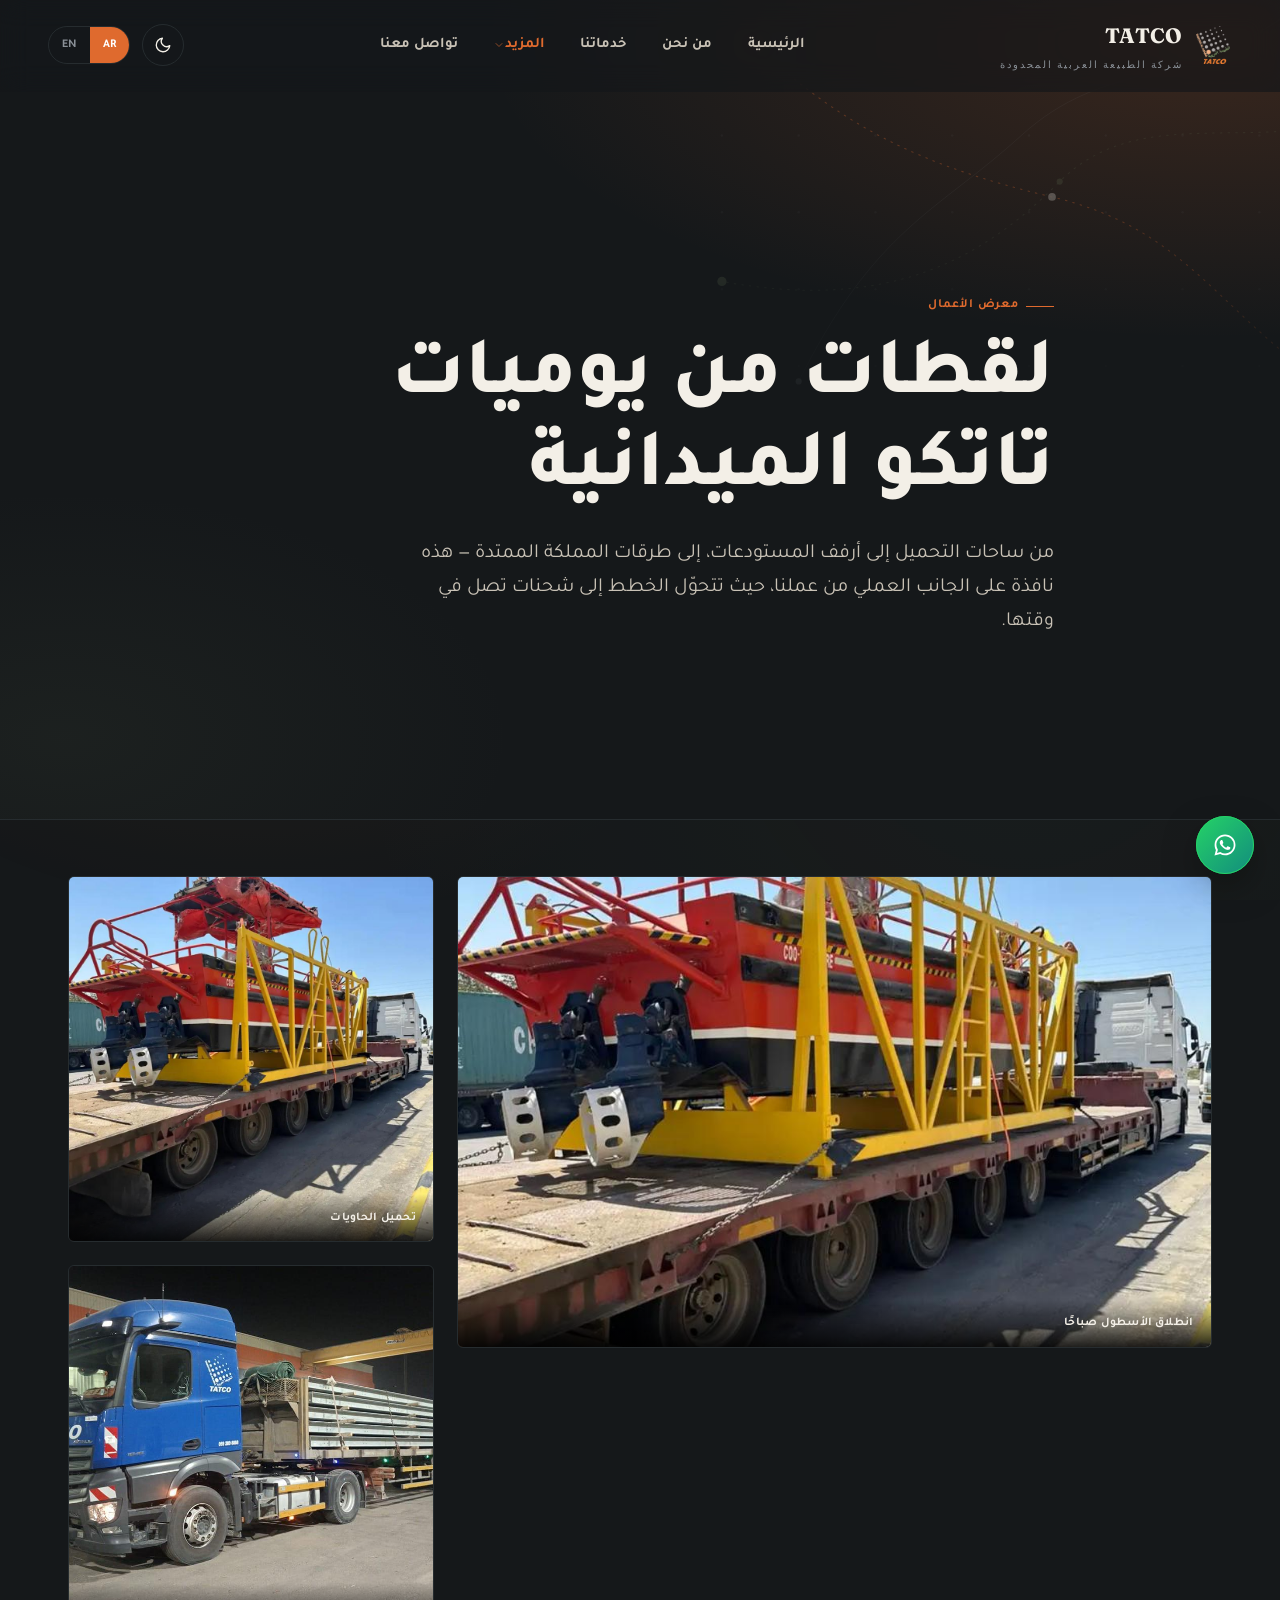
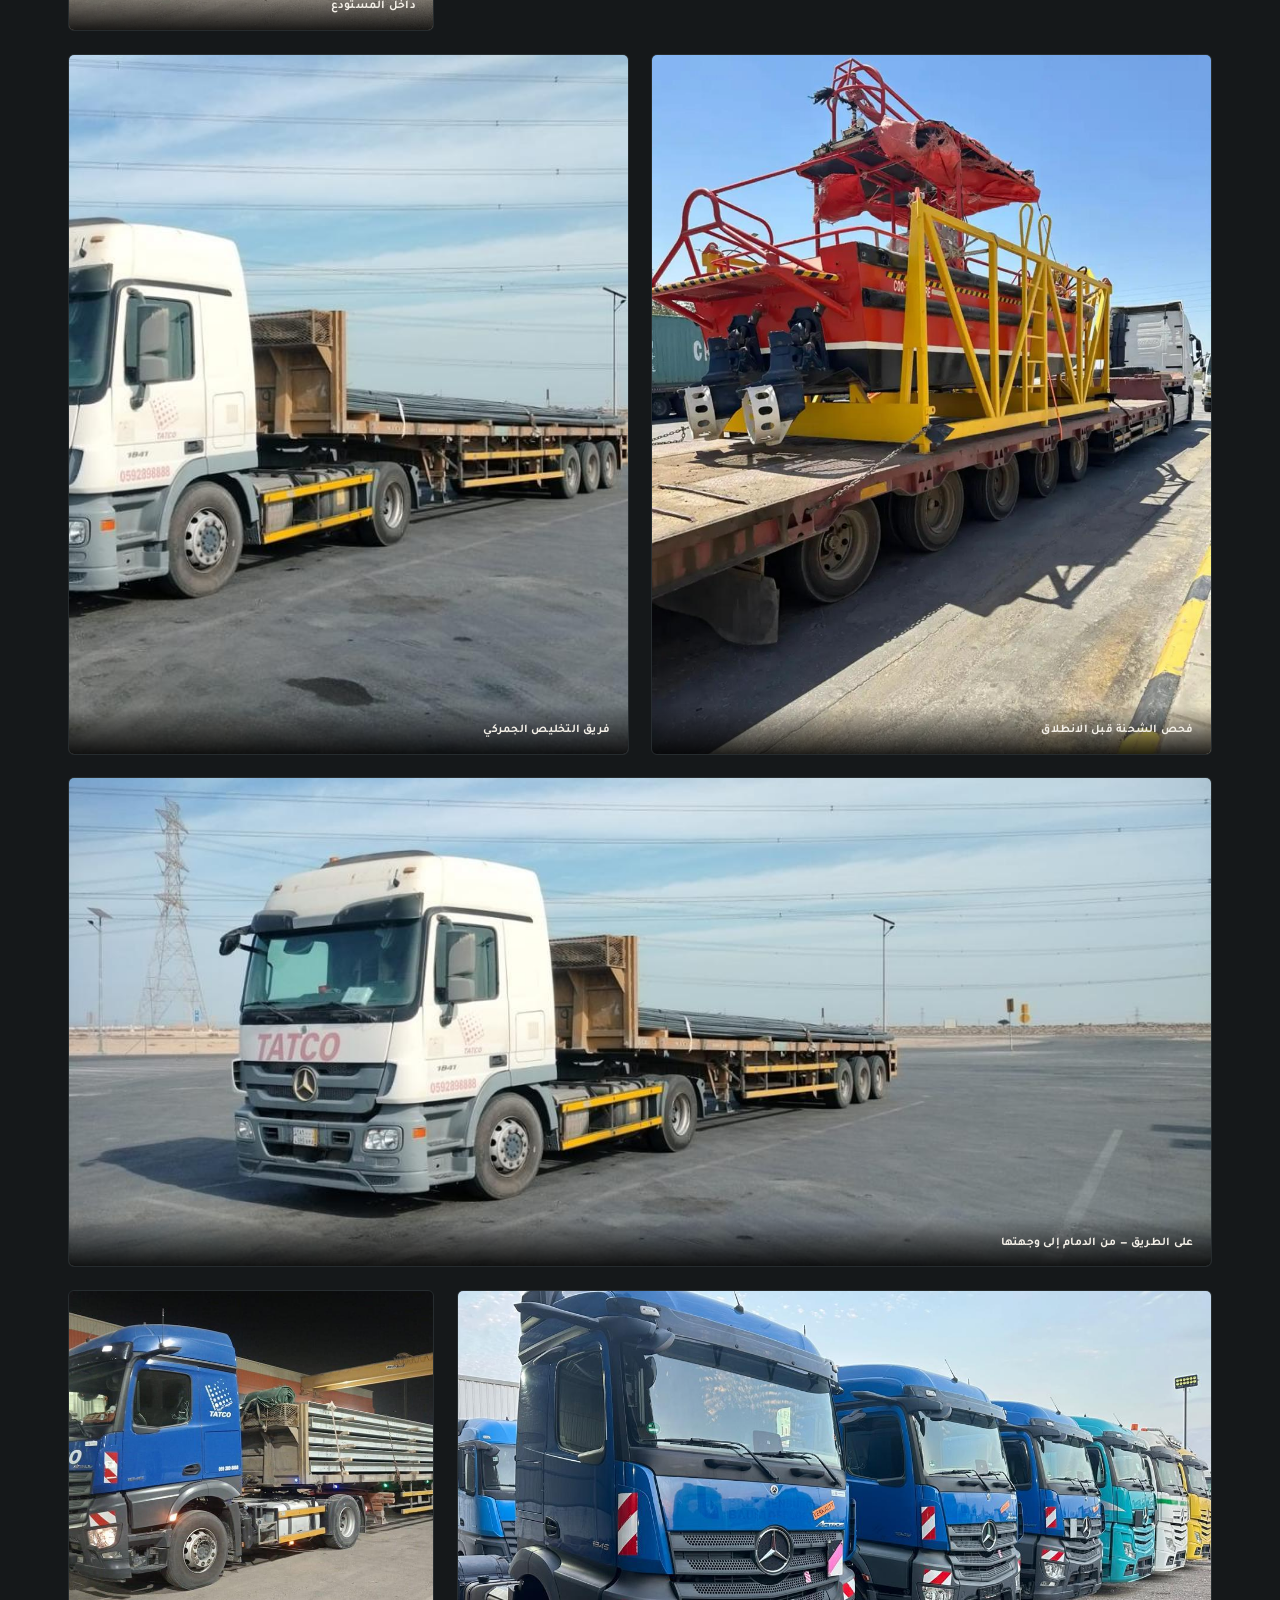
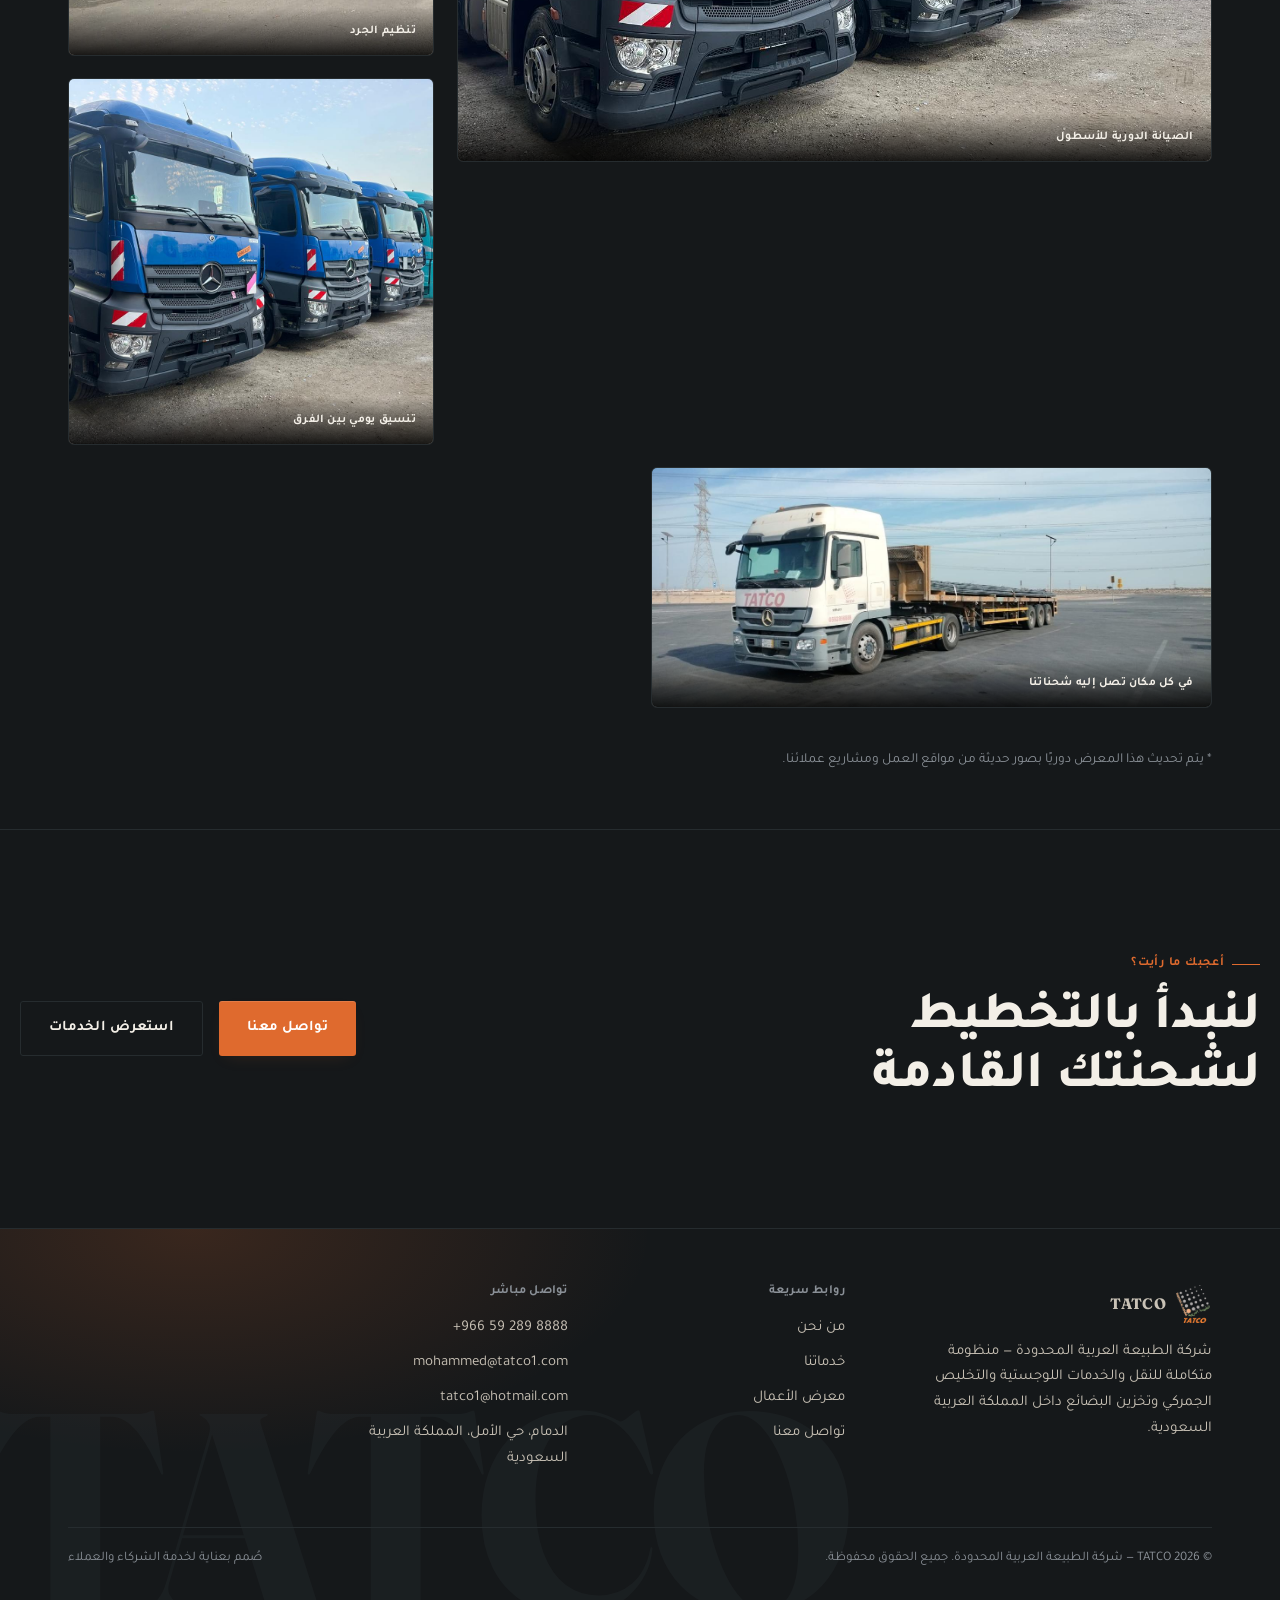
<file: gallery.html>
<!DOCTYPE html>
<html lang="ar" dir="rtl" data-theme="dark" data-title-ar="معرض الأعمال | TATCO — لقطات من عملياتنا الميدانية" data-title-en="Gallery | TATCO — Glimpses from Our Field Operations">
<head>
<meta charset="UTF-8">
<meta name="viewport" content="width=device-width, initial-scale=1">
<meta name="theme-color" content="#15181a" media="(prefers-color-scheme: dark)">
<meta name="theme-color" content="#f5f1e8" media="(prefers-color-scheme: light)">
<meta name="description" content="معرض أعمال تاتكو — لقطات من أسطول النقل، المستودعات، وعمليات التخليص الجمركي والتوزيع داخل المملكة العربية السعودية.">
<link rel="canonical" href="https://voltstore.github.io/tatco-site/gallery.html">
<link rel="icon" type="image/png" href="assets/img/logo.png">
<title>معرض الأعمال | TATCO — لقطات من عملياتنا الميدانية</title>
<link rel="preconnect" href="https://fonts.googleapis.com">
<link rel="preconnect" href="https://fonts.gstatic.com" crossorigin>
<link href="https://fonts.googleapis.com/css2?family=Fraunces:opsz,wght@9..144,400;9..144,600;9..144,700;9..144,900&family=Plus+Jakarta+Sans:wght@400;500;600;700;800&family=Tajawal:wght@400;500;700;800;900&family=JetBrains+Mono:wght@400;500;700&display=swap" rel="stylesheet">
<link rel="stylesheet" href="assets/css/theme.css">
<link rel="stylesheet" href="assets/css/base.css">
<link rel="stylesheet" href="assets/css/components.css">
<script>(function(){try{var t=localStorage.getItem('tatco-theme')||'dark';document.documentElement.setAttribute('data-theme',t);}catch(e){}})();</script>
</head>
<body>

<a class="skip-link" href="#main-content"><span class="lang-ar">تخطي إلى المحتوى</span><span class="lang-en">Skip to main</span></a>

<svg style="position:absolute;width:0;height:0;overflow:hidden"><use href="assets/svg/icons.svg#i-logo"/></svg>
<object type="image/svg+xml" data="assets/svg/icons.svg" style="display:none" aria-hidden="true"></object>

<header class="nav">
  <a href="index.html" class="brand">
    <img class="mark" src="assets/img/logo.png" alt="TATCO">
    <span>TATCO<small class="lang-ar">شركة الطبيعة العربية المحدودة</small><small class="lang-en">Arabian Nature Co. Ltd.</small></span>
  </a>
  <nav class="nav-links" id="nav-links" aria-label="Main">
    <a href="index.html"><span class="lang-ar">الرئيسية</span><span class="lang-en">Home</span></a>
    <a href="about.html"><span class="lang-ar">من نحن</span><span class="lang-en">About</span></a>
    <a href="services.html"><span class="lang-ar">خدماتنا</span><span class="lang-en">Services</span></a>
    <div class="nav-dropdown">
      <a href="gallery.html" class="is-active" aria-current="page"><span class="lang-ar">المزيد</span><span class="lang-en">More</span> <svg width="12" height="12" style="opacity:.6"><use href="assets/svg/icons.svg#i-chevron-down"/></svg></a>
      <div class="nav-dropdown-menu">
        <a href="tracking.html"><svg><use href="assets/svg/icons.svg#i-package"/></svg><span class="lang-ar">تتبع</span><span class="lang-en">Track</span></a>
        <a href="case-studies.html"><svg><use href="assets/svg/icons.svg#i-trophy"/></svg><span class="lang-ar">قصص النجاح</span><span class="lang-en">Case Studies</span></a>
        <a href="sustainability.html"><svg><use href="assets/svg/icons.svg#i-leaf"/></svg><span class="lang-ar">الاستدامة</span><span class="lang-en">Sustainability</span></a>
        <a href="careers.html"><svg><use href="assets/svg/icons.svg#i-briefcase"/></svg><span class="lang-ar">الوظائف</span><span class="lang-en">Careers</span></a>
        <a href="faq.html"><svg><use href="assets/svg/icons.svg#i-document"/></svg><span class="lang-ar">FAQ</span><span class="lang-en">FAQ</span></a>
        <a href="gallery.html"><svg><use href="assets/svg/icons.svg#i-eye"/></svg><span class="lang-ar">المعرض</span><span class="lang-en">Gallery</span></a>
      </div>
    </div>
    <a href="contact.html"><span class="lang-ar">تواصل معنا</span><span class="lang-en">Contact</span></a>
  </nav>
  <div class="nav-tools">
    <button class="theme-toggle" type="button" aria-label="تبديل الوضع">
      <svg class="icon-sun"><use href="assets/svg/icons.svg#i-sun"/></svg>
      <svg class="icon-moon"><use href="assets/svg/icons.svg#i-moon"/></svg>
    </button>
    <div class="lang-switch" role="group" aria-label="Language">
      <button data-lang="ar" type="button">AR</button>
      <button data-lang="en" type="button">EN</button>
    </div>
    <button class="nav-burger" aria-label="فتح القائمة" aria-expanded="false" aria-controls="nav-links" type="button"><span></span><span></span><span></span></button>
  </div>
</header>

<main id="main-content">

<!-- ============ هيدر الصفحة ============ -->
<section class="hero" style="padding-block: clamp(7rem, 14vw, 9.5rem) 2.5rem">
  <img class="hero-net" src="assets/svg/network.svg" alt="" aria-hidden="true" style="opacity:.32; width:min(54vw,720px)">
  <div class="wrap" style="position:relative; z-index:2">
    <p class="eyebrow reveal"><span class="lang-ar">معرض الأعمال</span><span class="lang-en">Gallery</span></p>
    <h1 class="reveal" style="margin-block:1rem 1.2rem; max-width:18ch">
      <span class="lang-ar">لقطات من يوميات تاتكو الميدانية</span>
      <span class="lang-en">Glimpses from a day in TATCO's field operations</span>
    </h1>
    <p class="lede reveal" style="max-width:60ch">
      <span class="lang-ar">من ساحات التحميل إلى أرفف المستودعات، إلى طرقات المملكة الممتدة — هذه نافذة على الجانب العملي من عملنا، حيث تتحوّل الخطط إلى شحنات تصل في وقتها.</span>
      <span class="lang-en">From loading yards to warehouse shelves to the open roads of the Kingdom — this is a window into the operational side of what we do, where plans become shipments that arrive on time.</span>
    </p>
  </div>
</section>

<!-- ============ شبكة المعرض ============ -->
<section class="section section--tight">
  <div class="wrap">
    <div class="gallery-grid">

      <div class="frame frame--wide reveal">
        <img src="assets/img/gallery-01.jpg" alt="أسطول الشاحنات في ساحة الانطلاق" loading="lazy" onerror="this.removeAttribute('src')">
        <span class="frame-tag"><span class="lang-ar">انطلاق الأسطول صباحًا</span><span class="lang-en">Morning fleet departure</span></span>
      </div>

      <div class="frame frame--square reveal">
        <img src="assets/img/gallery-02.jpg" alt="عملية تحميل الحاويات" loading="lazy" onerror="this.removeAttribute('src')">
        <span class="frame-tag"><span class="lang-ar">تحميل الحاويات</span><span class="lang-en">Container loading</span></span>
      </div>

      <div class="frame frame--square reveal">
        <img src="assets/img/gallery-03.jpg" alt="أرفف التخزين داخل المستودع" loading="lazy" onerror="this.removeAttribute('src')">
        <span class="frame-tag"><span class="lang-ar">داخل المستودع</span><span class="lang-en">Inside the warehouse</span></span>
      </div>

      <div class="frame frame--tall reveal">
        <img src="assets/img/gallery-04.jpg" alt="فحص الشحنة قبل النقل" loading="lazy" onerror="this.removeAttribute('src')">
        <span class="frame-tag"><span class="lang-ar">فحص الشحنة قبل الانطلاق</span><span class="lang-en">Pre-departure inspection</span></span>
      </div>

      <div class="frame frame--tall reveal">
        <img src="assets/img/gallery-05.jpg" alt="فريق التخليص الجمركي أثناء العمل" loading="lazy" onerror="this.removeAttribute('src')">
        <span class="frame-tag"><span class="lang-ar">فريق التخليص الجمركي</span><span class="lang-en">Customs clearance team</span></span>
      </div>

      <div class="frame frame--cinema reveal">
        <img src="assets/img/gallery-06.jpg" alt="رحلة الشحنة على الطريق السريع" loading="lazy" onerror="this.removeAttribute('src')">
        <span class="frame-tag"><span class="lang-ar">على الطريق — من الدمام إلى وجهتها</span><span class="lang-en">On the road — from Dammam to destination</span></span>
      </div>

      <div class="frame frame--wide reveal">
        <img src="assets/img/gallery-07.jpg" alt="صيانة دورية لأسطول الشاحنات" loading="lazy" onerror="this.removeAttribute('src')">
        <span class="frame-tag"><span class="lang-ar">الصيانة الدورية للأسطول</span><span class="lang-en">Routine fleet maintenance</span></span>
      </div>

      <div class="frame frame--square reveal">
        <img src="assets/img/gallery-08.jpg" alt="تنظيم الجرد داخل المستودع" loading="lazy" onerror="this.removeAttribute('src')">
        <span class="frame-tag"><span class="lang-ar">تنظيم الجرد</span><span class="lang-en">Inventory organization</span></span>
      </div>

      <div class="frame frame--square reveal">
        <img src="assets/img/gallery-09.jpg" alt="فريق العمليات في اجتماع تنسيقي" loading="lazy" onerror="this.removeAttribute('src')">
        <span class="frame-tag"><span class="lang-ar">تنسيق يومي بين الفرق</span><span class="lang-en">Daily team coordination</span></span>
      </div>

      <div class="frame frame--cinema reveal">
        <img src="assets/img/gallery-10.jpg" alt="شعار تاتكو على واجهة الشاحنة" loading="lazy" onerror="this.removeAttribute('src')">
        <span class="frame-tag"><span class="lang-ar">في كل مكان تصل إليه شحناتنا</span><span class="lang-en">Wherever our shipments go</span></span>
      </div>

    </div>

    <p class="muted reveal" style="margin-top:2.6rem; font-size:.86rem; max-width:60ch">
      <span class="lang-ar">* يتم تحديث هذا المعرض دوريًا بصور حديثة من مواقع العمل ومشاريع عملائنا.</span>
      <span class="lang-en">* This gallery is updated periodically with fresh photos from our work sites and client projects.</span>
    </p>
  </div>
</section>

<!-- ============ شريط CTA ختامي ============ -->
<section class="section section--tight" style="border-top:var(--hairline)">
  <div class="wrap cta-strip">
    <div>
      <p class="eyebrow reveal"><span class="lang-ar">أعجبك ما رأيت؟</span><span class="lang-en">Like what you see?</span></p>
      <h2 class="reveal" style="margin-top:.8rem; max-width:18ch">
        <span class="lang-ar">لنبدأ بالتخطيط لشحنتك القادمة</span>
        <span class="lang-en">Let's start planning your next shipment</span>
      </h2>
    </div>
    <div class="reveal" style="display:flex; gap:1rem; flex-wrap:wrap">
      <a href="contact.html" class="btn btn--solid"><span class="lang-ar">تواصل معنا</span><span class="lang-en">Contact Us</span></a>
      <a href="services.html" class="btn btn--ghost"><span class="lang-ar">استعرض الخدمات</span><span class="lang-en">View Services</span></a>
    </div>
  </div>
</section>

<footer class="footer">
  <div class="wrap">
    <div class="footer-grid">
      <div>
        <a href="index.html" class="brand" style="margin-bottom:1rem; display:inline-flex">
          <img class="mark" src="assets/img/logo.png" alt="TATCO">
          <span>TATCO</span>
        </a>
        <p style="max-width:36ch">
          <span class="lang-ar">شركة الطبيعة العربية المحدودة — منظومة متكاملة للنقل والخدمات اللوجستية والتخليص الجمركي وتخزين البضائع داخل المملكة العربية السعودية.</span>
          <span class="lang-en">Arabian Nature Co. Ltd. — an integrated system for transport, logistics, customs clearance, and warehousing across the Kingdom of Saudi Arabia.</span>
        </p>
      </div>
      <div>
        <h4><span class="lang-ar">روابط سريعة</span><span class="lang-en">Quick Links</span></h4>
        <ul>
          <li><a href="about.html"><span class="lang-ar">من نحن</span><span class="lang-en">About Us</span></a></li>
          <li><a href="services.html"><span class="lang-ar">خدماتنا</span><span class="lang-en">Our Services</span></a></li>
          <li><a href="gallery.html"><span class="lang-ar">معرض الأعمال</span><span class="lang-en">Gallery</span></a></li>
          <li><a href="contact.html"><span class="lang-ar">تواصل معنا</span><span class="lang-en">Contact</span></a></li>
        </ul>
      </div>
      <div>
        <h4><span class="lang-ar">تواصل مباشر</span><span class="lang-en">Get in Touch</span></h4>
        <ul>
          <li dir="ltr"><a href="tel:+966592898888">+966 59 289 8888</a></li>
          <li><a href="mailto:mohammed@tatco1.com">mohammed@tatco1.com</a></li>
          <li><a href="mailto:tatco1@hotmail.com">tatco1@hotmail.com</a></li>
          <li><span class="lang-ar">الدمام، حي الأمل، المملكة العربية السعودية</span><span class="lang-en">Dammam, Al Amal District, Saudi Arabia</span></li>
        </ul>
      </div>
    </div>
    <div class="footer-bottom">
      <span>© <span id="year">2026</span> TATCO — <span class="lang-ar">شركة الطبيعة العربية المحدودة. جميع الحقوق محفوظة.</span><span class="lang-en">Arabian Nature Co. Ltd. All rights reserved.</span></span>
      <span class="lang-ar">صُمم بعناية لخدمة الشركاء والعملاء</span>
      <span class="lang-en">Designed with care for our partners and clients</span>
    </div>
  </div>
</footer>

</main>

<a class="whatsapp-fab" href="https://wa.me/966592898888" target="_blank" rel="noopener" aria-label="تواصل عبر واتساب">
  <span class="ping" aria-hidden="true"></span>
  <svg viewBox="0 0 32 32"><use href="assets/svg/icons.svg#i-whatsapp"/></svg>
</a>
<button class="to-top" type="button" aria-label="Back to top"><svg><use href="assets/svg/icons.svg#i-arrow"/></svg></button>

<script src="assets/js/main.js"></script>
</body>
</html>
</file>
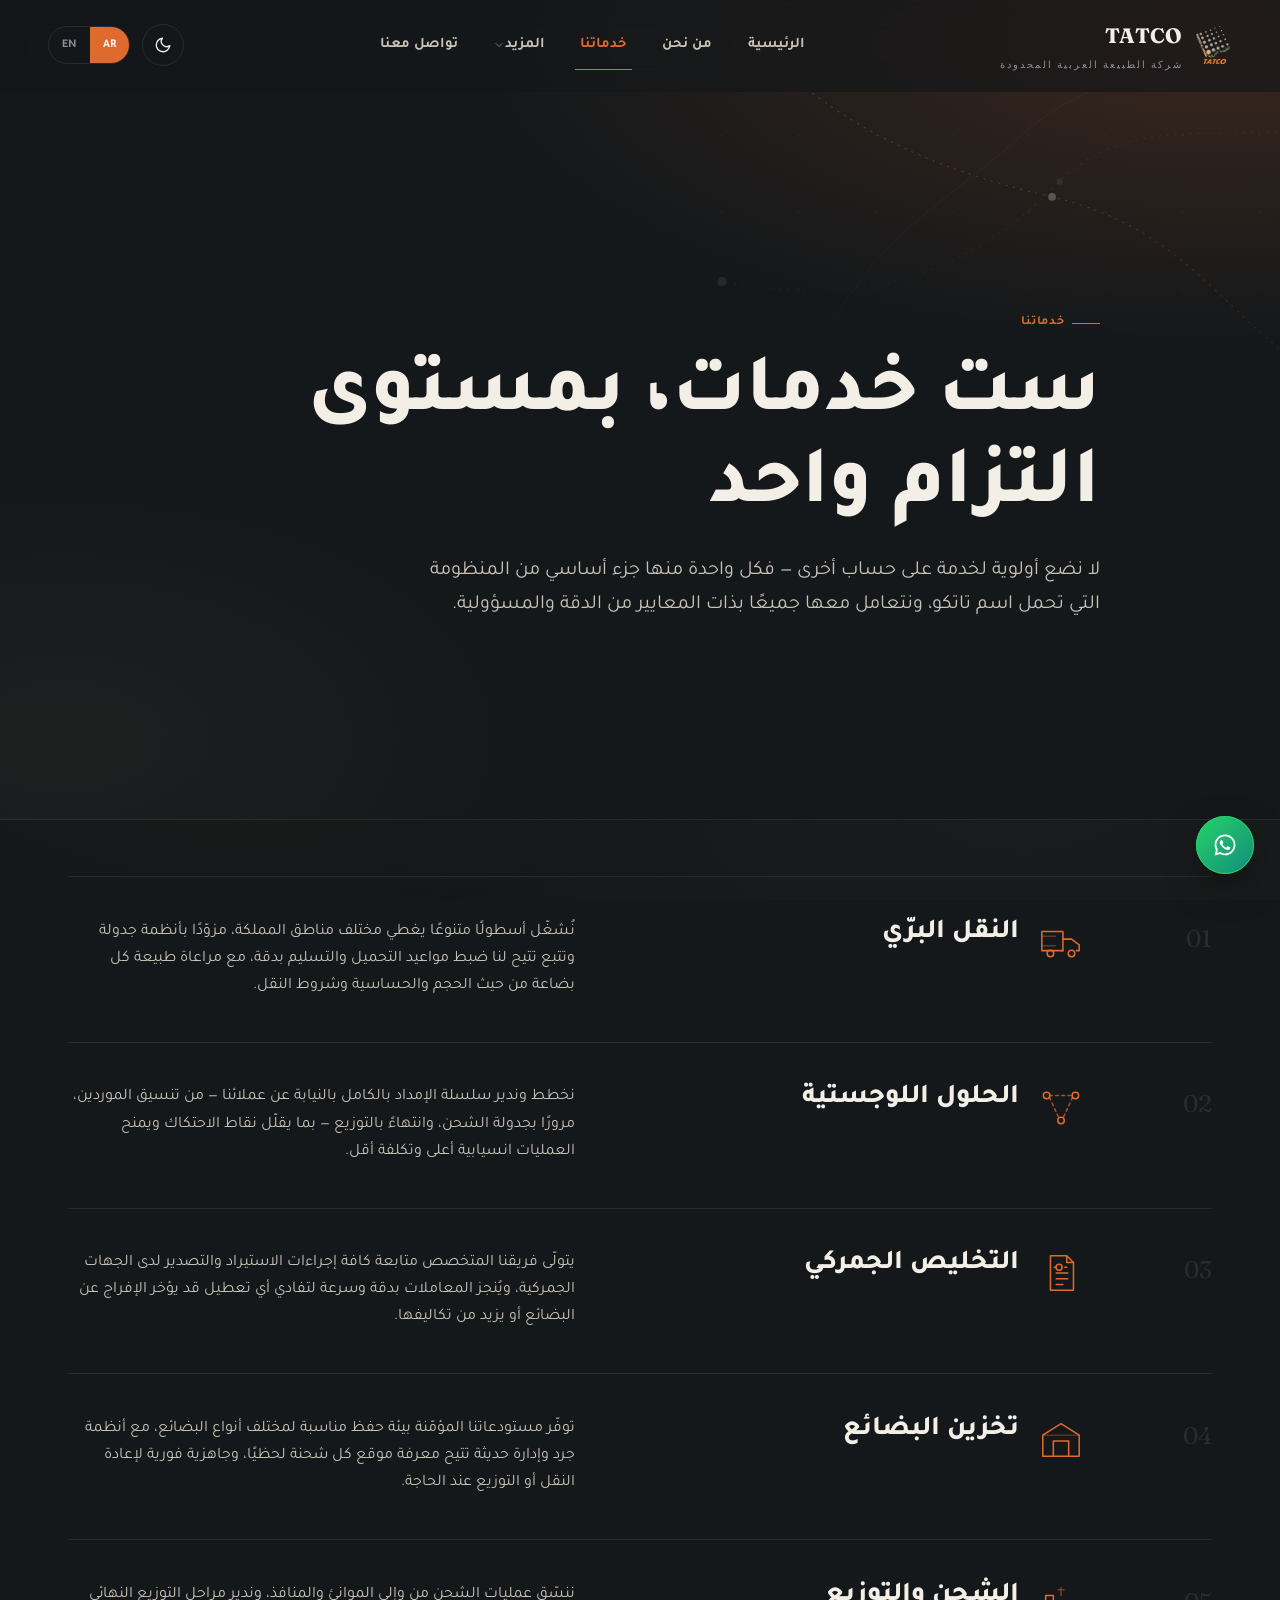
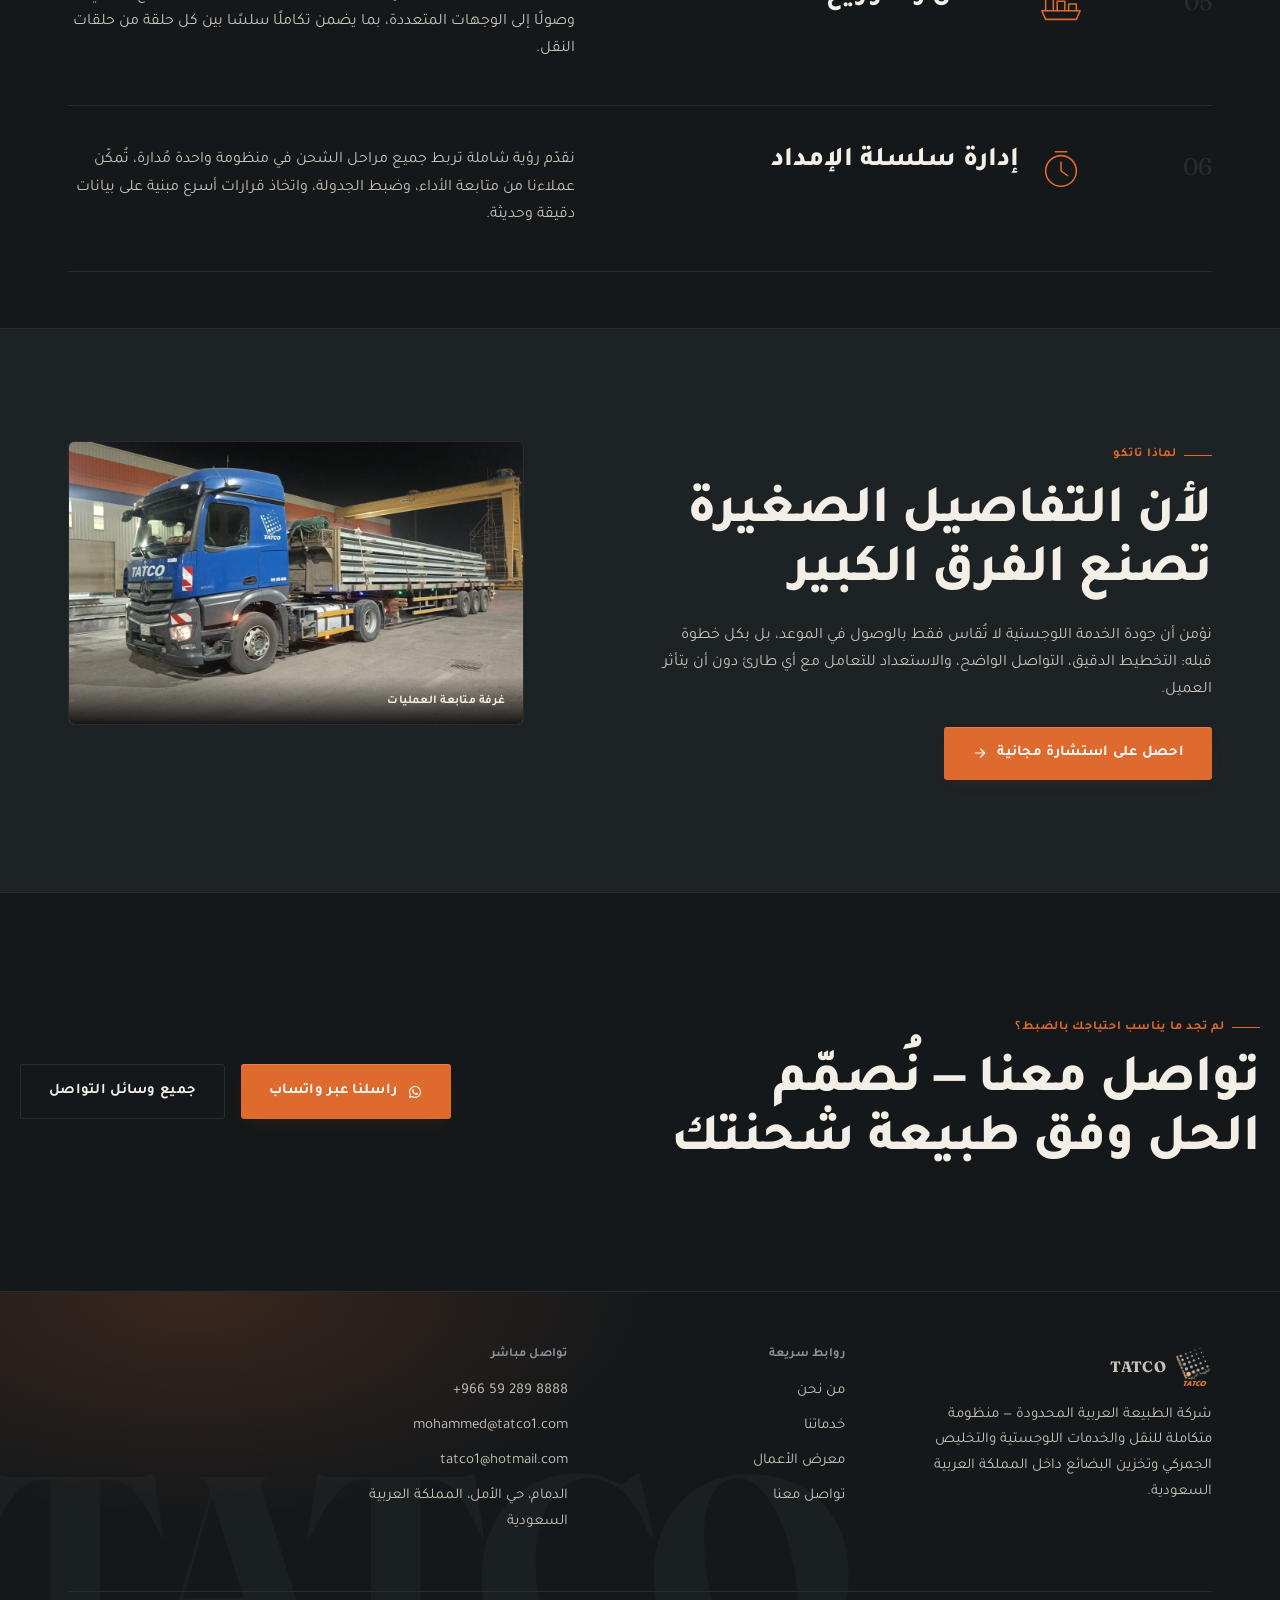
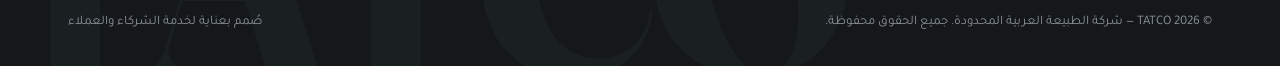
<file: services.html>
<!DOCTYPE html>
<html lang="ar" dir="rtl" data-theme="dark" data-title-ar="خدماتنا | TATCO — نقل، لوجستيات، تخليص جمركي، تخزين، توزيع وإدارة سلسلة الإمداد" data-title-en="Our Services | TATCO — Transport, Logistics, Customs, Storage, Distribution &amp; Supply Chain">
<head>
<meta charset="UTF-8">
<meta name="viewport" content="width=device-width, initial-scale=1">
<meta name="theme-color" content="#15181a" media="(prefers-color-scheme: dark)">
<meta name="theme-color" content="#f5f1e8" media="(prefers-color-scheme: light)">
<meta name="description" content="خدمات تاتكو الست: النقل البري، الحلول اللوجستية، التخليص الجمركي، تخزين البضائع، الشحن والتوزيع، وإدارة سلسلة الإمداد — منظومة متكاملة بخبرة 21 عامًا.">
<link rel="canonical" href="https://voltstore.github.io/tatco-site/services.html">
<link rel="icon" type="image/png" href="assets/img/logo.png">
<title>خدماتنا | TATCO — نقل، لوجستيات، تخليص جمركي، تخزين، توزيع وإدارة سلسلة الإمداد</title>
<link rel="preconnect" href="https://fonts.googleapis.com">
<link rel="preconnect" href="https://fonts.gstatic.com" crossorigin>
<link href="https://fonts.googleapis.com/css2?family=Fraunces:opsz,wght@9..144,400;9..144,600;9..144,700;9..144,900&family=Plus+Jakarta+Sans:wght@400;500;600;700;800&family=Tajawal:wght@400;500;700;800;900&family=JetBrains+Mono:wght@400;500;700&display=swap" rel="stylesheet">
<link rel="stylesheet" href="assets/css/theme.css">
<link rel="stylesheet" href="assets/css/base.css">
<link rel="stylesheet" href="assets/css/components.css">
<script>(function(){try{var t=localStorage.getItem('tatco-theme')||'dark';document.documentElement.setAttribute('data-theme',t);}catch(e){}})();</script>
</head>
<body>

<a class="skip-link" href="#main-content"><span class="lang-ar">تخطي إلى المحتوى</span><span class="lang-en">Skip to main</span></a>

<svg style="position:absolute;width:0;height:0;overflow:hidden"><use href="assets/svg/icons.svg#i-logo"/></svg>
<object type="image/svg+xml" data="assets/svg/icons.svg" style="display:none" aria-hidden="true"></object>

<header class="nav">
  <a href="index.html" class="brand">
    <img class="mark" src="assets/img/logo.png" alt="TATCO">
    <span>TATCO<small class="lang-ar">شركة الطبيعة العربية المحدودة</small><small class="lang-en">Arabian Nature Co. Ltd.</small></span>
  </a>
  <nav class="nav-links" id="nav-links" aria-label="Main">
    <a href="index.html"><span class="lang-ar">الرئيسية</span><span class="lang-en">Home</span></a>
    <a href="about.html"><span class="lang-ar">من نحن</span><span class="lang-en">About</span></a>
    <a href="services.html" class="is-active" aria-current="page"><span class="lang-ar">خدماتنا</span><span class="lang-en">Services</span></a>
    <div class="nav-dropdown">
      <a href="case-studies.html"><span class="lang-ar">المزيد</span><span class="lang-en">More</span> <svg width="12" height="12" style="opacity:.6"><use href="assets/svg/icons.svg#i-chevron-down"/></svg></a>
      <div class="nav-dropdown-menu">
        <a href="tracking.html"><svg><use href="assets/svg/icons.svg#i-package"/></svg><span class="lang-ar">تتبع</span><span class="lang-en">Track</span></a>
        <a href="case-studies.html"><svg><use href="assets/svg/icons.svg#i-trophy"/></svg><span class="lang-ar">قصص النجاح</span><span class="lang-en">Case Studies</span></a>
        <a href="sustainability.html"><svg><use href="assets/svg/icons.svg#i-leaf"/></svg><span class="lang-ar">الاستدامة</span><span class="lang-en">Sustainability</span></a>
        <a href="careers.html"><svg><use href="assets/svg/icons.svg#i-briefcase"/></svg><span class="lang-ar">الوظائف</span><span class="lang-en">Careers</span></a>
        <a href="faq.html"><svg><use href="assets/svg/icons.svg#i-document"/></svg><span class="lang-ar">FAQ</span><span class="lang-en">FAQ</span></a>
        <a href="gallery.html"><svg><use href="assets/svg/icons.svg#i-eye"/></svg><span class="lang-ar">المعرض</span><span class="lang-en">Gallery</span></a>
      </div>
    </div>
    <a href="contact.html"><span class="lang-ar">تواصل معنا</span><span class="lang-en">Contact</span></a>
  </nav>
  <div class="nav-tools">
    <button class="theme-toggle" type="button" aria-label="تبديل الوضع">
      <svg class="icon-sun"><use href="assets/svg/icons.svg#i-sun"/></svg>
      <svg class="icon-moon"><use href="assets/svg/icons.svg#i-moon"/></svg>
    </button>
    <div class="lang-switch" role="group" aria-label="Language">
      <button data-lang="ar" type="button">AR</button>
      <button data-lang="en" type="button">EN</button>
    </div>
    <button class="nav-burger" aria-label="فتح القائمة" aria-expanded="false" aria-controls="nav-links" type="button"><span></span><span></span><span></span></button>
  </div>
</header>

<main id="main-content">

<!-- ============ هيدر الصفحة ============ -->
<section class="hero" style="padding-block: clamp(7rem, 14vw, 9.5rem) 2.5rem">
  <img class="hero-net" src="assets/svg/network.svg" alt="" aria-hidden="true" style="opacity:.32; width:min(54vw,720px)">
  <div class="wrap" style="position:relative; z-index:2">
    <p class="eyebrow reveal"><span class="lang-ar">خدماتنا</span><span class="lang-en">Our Services</span></p>
    <h1 class="reveal" style="margin-block:1rem 1.2rem; max-width:20ch">
      <span class="lang-ar">ست خدمات، بمستوى التزام واحد</span>
      <span class="lang-en">Six services. One standard of commitment.</span>
    </h1>
    <p class="lede reveal" style="max-width:62ch">
      <span class="lang-ar">لا نضع أولوية لخدمة على حساب أخرى — فكل واحدة منها جزء أساسي من المنظومة التي تحمل اسم تاتكو، ونتعامل معها جميعًا بذات المعايير من الدقة والمسؤولية.</span>
      <span class="lang-en">We don't prioritize one service over another — each is an essential part of the system that carries the TATCO name, and we hold every one of them to the same standards of precision and accountability.</span>
    </p>
  </div>
</section>

<!-- ============ قائمة الخدمات التحريرية ============ -->
<section class="section section--tight">
  <div class="wrap">
    <div class="reveal-stagger">

      <div class="service-row reveal" style="--i:0">
        <span class="service-index">01</span>
        <div class="service-head">
          <svg class="service-icon"><use href="assets/svg/icons.svg#i-truck"/></svg>
          <h3><span class="lang-ar">النقل البرّي</span><span class="lang-en">Land Transport</span></h3>
        </div>
        <div>
          <p>
            <span class="lang-ar">نُشغّل أسطولًا متنوعًا يغطي مختلف مناطق المملكة، مزوّدًا بأنظمة جدولة وتتبع تتيح لنا ضبط مواعيد التحميل والتسليم بدقة، مع مراعاة طبيعة كل بضاعة من حيث الحجم والحساسية وشروط النقل.</span>
            <span class="lang-en">We operate a diverse fleet covering all regions of the Kingdom, equipped with scheduling and tracking systems that let us control loading and delivery times precisely — accounting for each shipment's size, sensitivity, and handling requirements.</span>
          </p>
        </div>
      </div>

      <div class="service-row reveal" style="--i:1">
        <span class="service-index">02</span>
        <div class="service-head">
          <svg class="service-icon"><use href="assets/svg/icons.svg#i-route"/></svg>
          <h3><span class="lang-ar">الحلول اللوجستية</span><span class="lang-en">Logistics Solutions</span></h3>
        </div>
        <div>
          <p>
            <span class="lang-ar">نخطط وندير سلسلة الإمداد بالكامل بالنيابة عن عملائنا — من تنسيق الموردين، مرورًا بجدولة الشحن، وانتهاءً بالتوزيع — بما يقلّل نقاط الاحتكاك ويمنح العمليات انسيابية أعلى وتكلفة أقل.</span>
            <span class="lang-en">We plan and manage the entire supply chain on our clients' behalf — from supplier coordination, through shipment scheduling, to final distribution — reducing friction points and delivering smoother operations at a lower cost.</span>
          </p>
        </div>
      </div>

      <div class="service-row reveal" style="--i:2">
        <span class="service-index">03</span>
        <div class="service-head">
          <svg class="service-icon"><use href="assets/svg/icons.svg#i-customs"/></svg>
          <h3><span class="lang-ar">التخليص الجمركي</span><span class="lang-en">Customs Clearance</span></h3>
        </div>
        <div>
          <p>
            <span class="lang-ar">يتولّى فريقنا المتخصص متابعة كافة إجراءات الاستيراد والتصدير لدى الجهات الجمركية، ويُنجز المعاملات بدقة وسرعة لتفادي أي تعطيل قد يؤخر الإفراج عن البضائع أو يزيد من تكاليفها.</span>
            <span class="lang-en">Our specialized team handles all import and export procedures with customs authorities, completing transactions accurately and quickly to prevent any disruption that could delay release or increase costs.</span>
          </p>
        </div>
      </div>

      <div class="service-row reveal" style="--i:3">
        <span class="service-index">04</span>
        <div class="service-head">
          <svg class="service-icon"><use href="assets/svg/icons.svg#i-warehouse"/></svg>
          <h3><span class="lang-ar">تخزين البضائع</span><span class="lang-en">Storage &amp; Warehousing</span></h3>
        </div>
        <div>
          <p>
            <span class="lang-ar">توفّر مستودعاتنا المؤمّنة بيئة حفظ مناسبة لمختلف أنواع البضائع، مع أنظمة جرد وإدارة حديثة تتيح معرفة موقع كل شحنة لحظيًا، وجاهزية فورية لإعادة النقل أو التوزيع عند الحاجة.</span>
            <span class="lang-en">Our secured warehouses provide a suitable storage environment for a wide range of goods, with modern inventory systems that give real-time visibility into every shipment's location — and instant readiness for re-transport or distribution.</span>
          </p>
        </div>
      </div>

      <div class="service-row reveal" style="--i:4">
        <span class="service-index">05</span>
        <div class="service-head">
          <svg class="service-icon"><use href="assets/svg/icons.svg#i-port"/></svg>
          <h3><span class="lang-ar">الشحن والتوزيع</span><span class="lang-en">Freight &amp; Distribution</span></h3>
        </div>
        <div>
          <p>
            <span class="lang-ar">ننسّق عمليات الشحن من وإلى الموانئ والمنافذ، وندير مراحل التوزيع النهائي وصولًا إلى الوجهات المتعددة، بما يضمن تكاملًا سلسًا بين كل حلقة من حلقات النقل.</span>
            <span class="lang-en">We coordinate freight movement to and from ports and entry points, and manage final-mile distribution across multiple destinations — ensuring seamless integration between every link in the transport chain.</span>
          </p>
        </div>
      </div>

      <div class="service-row reveal" style="--i:5">
        <span class="service-index">06</span>
        <div class="service-head">
          <svg class="service-icon"><use href="assets/svg/icons.svg#i-clock"/></svg>
          <h3><span class="lang-ar">إدارة سلسلة الإمداد</span><span class="lang-en">Supply Chain Management</span></h3>
        </div>
        <div>
          <p>
            <span class="lang-ar">نقدّم رؤية شاملة تربط جميع مراحل الشحن في منظومة واحدة مُدارة، تُمكّن عملاءنا من متابعة الأداء، وضبط الجدولة، واتخاذ قرارات أسرع مبنية على بيانات دقيقة وحديثة.</span>
            <span class="lang-en">We provide a unified, end-to-end view that connects every stage of the shipping journey into one managed system — enabling our clients to monitor performance, fine-tune scheduling, and make faster decisions based on accurate, up-to-date data.</span>
          </p>
        </div>
      </div>

    </div>
  </div>
</section>

<!-- ============ لماذا تاتكو ============ -->
<section class="section" style="border-top:var(--hairline); background:var(--ink-2)">
  <div class="wrap grid-asym">
    <div class="frame frame--wide reveal" style="order:2">
      <img src="assets/img/service-ops.jpg" alt="فريق التشغيل أثناء متابعة الشحنات" loading="lazy" onerror="this.removeAttribute('src')">
      <span class="frame-tag"><span class="lang-ar">غرفة متابعة العمليات</span><span class="lang-en">Operations control room</span></span>
    </div>
    <div>
      <p class="eyebrow reveal"><span class="lang-ar">لماذا تاتكو</span><span class="lang-en">Why TATCO</span></p>
      <h2 class="reveal" style="margin-block:1rem 1.3rem">
        <span class="lang-ar">لأن التفاصيل الصغيرة تصنع الفرق الكبير</span>
        <span class="lang-en">Because small details make the biggest difference</span>
      </h2>
      <p class="reveal">
        <span class="lang-ar">نؤمن أن جودة الخدمة اللوجستية لا تُقاس فقط بالوصول في الموعد، بل بكل خطوة قبله: التخطيط الدقيق، التواصل الواضح، والاستعداد للتعامل مع أي طارئ دون أن يتأثر العميل.</span>
        <span class="lang-en">We believe logistics quality isn't measured only by on-time arrival — but by every step before it: precise planning, clear communication, and readiness to handle the unexpected without the client ever feeling the impact.</span>
      </p>
      <a href="contact.html" class="btn btn--solid reveal" style="margin-top:1.4rem">
        <span class="lang-ar">احصل على استشارة مجانية</span><span class="lang-en">Get a Free Consultation</span>
        <svg width="16" height="16"><use href="assets/svg/icons.svg#i-arrow"/></svg>
      </a>
    </div>
  </div>
</section>

<!-- ============ شريط CTA ختامي ============ -->
<section class="section section--tight" style="border-top:var(--hairline)">
  <div class="wrap cta-strip">
    <div>
      <p class="eyebrow reveal"><span class="lang-ar">لم تجد ما يناسب احتياجك بالضبط؟</span><span class="lang-en">Didn't find exactly what you need?</span></p>
      <h2 class="reveal" style="margin-top:.8rem; max-width:20ch">
        <span class="lang-ar">تواصل معنا — نُصمّم الحل وفق طبيعة شحنتك</span>
        <span class="lang-en">Talk to us — we'll tailor a solution to your shipment</span>
      </h2>
    </div>
    <div class="reveal" style="display:flex; gap:1rem; flex-wrap:wrap">
      <a href="https://wa.me/966592898888" target="_blank" rel="noopener" class="btn btn--solid">
        <svg width="16" height="16"><use href="assets/svg/icons.svg#i-whatsapp"/></svg>
        <span class="lang-ar">راسلنا عبر واتساب</span><span class="lang-en">Message Us on WhatsApp</span>
      </a>
      <a href="contact.html" class="btn btn--ghost"><span class="lang-ar">جميع وسائل التواصل</span><span class="lang-en">All Contact Options</span></a>
    </div>
  </div>
</section>

<footer class="footer">
  <div class="wrap">
    <div class="footer-grid">
      <div>
        <a href="index.html" class="brand" style="margin-bottom:1rem; display:inline-flex">
          <img class="mark" src="assets/img/logo.png" alt="TATCO">
          <span>TATCO</span>
        </a>
        <p style="max-width:36ch">
          <span class="lang-ar">شركة الطبيعة العربية المحدودة — منظومة متكاملة للنقل والخدمات اللوجستية والتخليص الجمركي وتخزين البضائع داخل المملكة العربية السعودية.</span>
          <span class="lang-en">Arabian Nature Co. Ltd. — an integrated system for transport, logistics, customs clearance, and warehousing across the Kingdom of Saudi Arabia.</span>
        </p>
      </div>
      <div>
        <h4><span class="lang-ar">روابط سريعة</span><span class="lang-en">Quick Links</span></h4>
        <ul>
          <li><a href="about.html"><span class="lang-ar">من نحن</span><span class="lang-en">About Us</span></a></li>
          <li><a href="services.html"><span class="lang-ar">خدماتنا</span><span class="lang-en">Our Services</span></a></li>
          <li><a href="gallery.html"><span class="lang-ar">معرض الأعمال</span><span class="lang-en">Gallery</span></a></li>
          <li><a href="contact.html"><span class="lang-ar">تواصل معنا</span><span class="lang-en">Contact</span></a></li>
        </ul>
      </div>
      <div>
        <h4><span class="lang-ar">تواصل مباشر</span><span class="lang-en">Get in Touch</span></h4>
        <ul>
          <li dir="ltr"><a href="tel:+966592898888">+966 59 289 8888</a></li>
          <li><a href="mailto:mohammed@tatco1.com">mohammed@tatco1.com</a></li>
          <li><a href="mailto:tatco1@hotmail.com">tatco1@hotmail.com</a></li>
          <li><span class="lang-ar">الدمام، حي الأمل، المملكة العربية السعودية</span><span class="lang-en">Dammam, Al Amal District, Saudi Arabia</span></li>
        </ul>
      </div>
    </div>
    <div class="footer-bottom">
      <span>© <span id="year">2026</span> TATCO — <span class="lang-ar">شركة الطبيعة العربية المحدودة. جميع الحقوق محفوظة.</span><span class="lang-en">Arabian Nature Co. Ltd. All rights reserved.</span></span>
      <span class="lang-ar">صُمم بعناية لخدمة الشركاء والعملاء</span>
      <span class="lang-en">Designed with care for our partners and clients</span>
    </div>
  </div>
</footer>

</main>

<a class="whatsapp-fab" href="https://wa.me/966592898888" target="_blank" rel="noopener" aria-label="تواصل عبر واتساب">
  <span class="ping" aria-hidden="true"></span>
  <svg viewBox="0 0 32 32"><use href="assets/svg/icons.svg#i-whatsapp"/></svg>
</a>
<button class="to-top" type="button" aria-label="Back to top"><svg><use href="assets/svg/icons.svg#i-arrow"/></svg></button>

<script src="assets/js/main.js"></script>
</body>
</html>
</file>
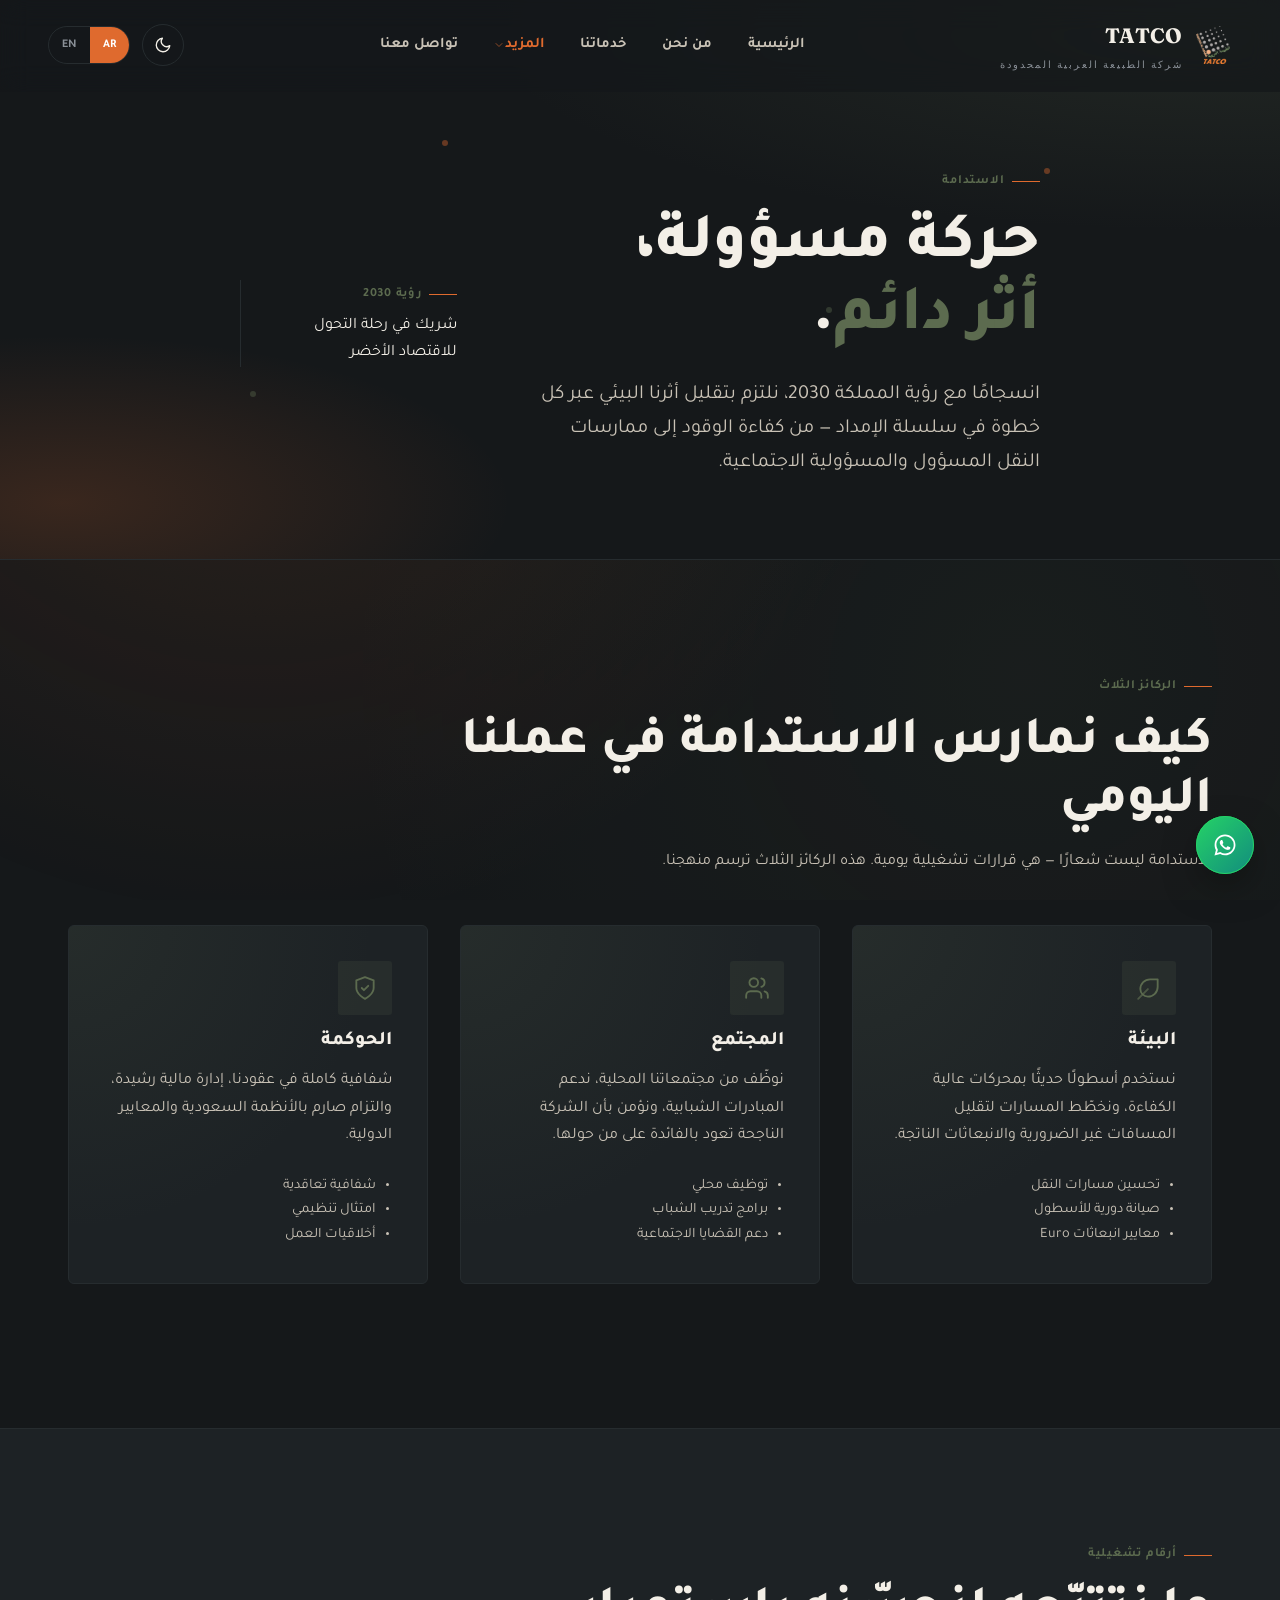
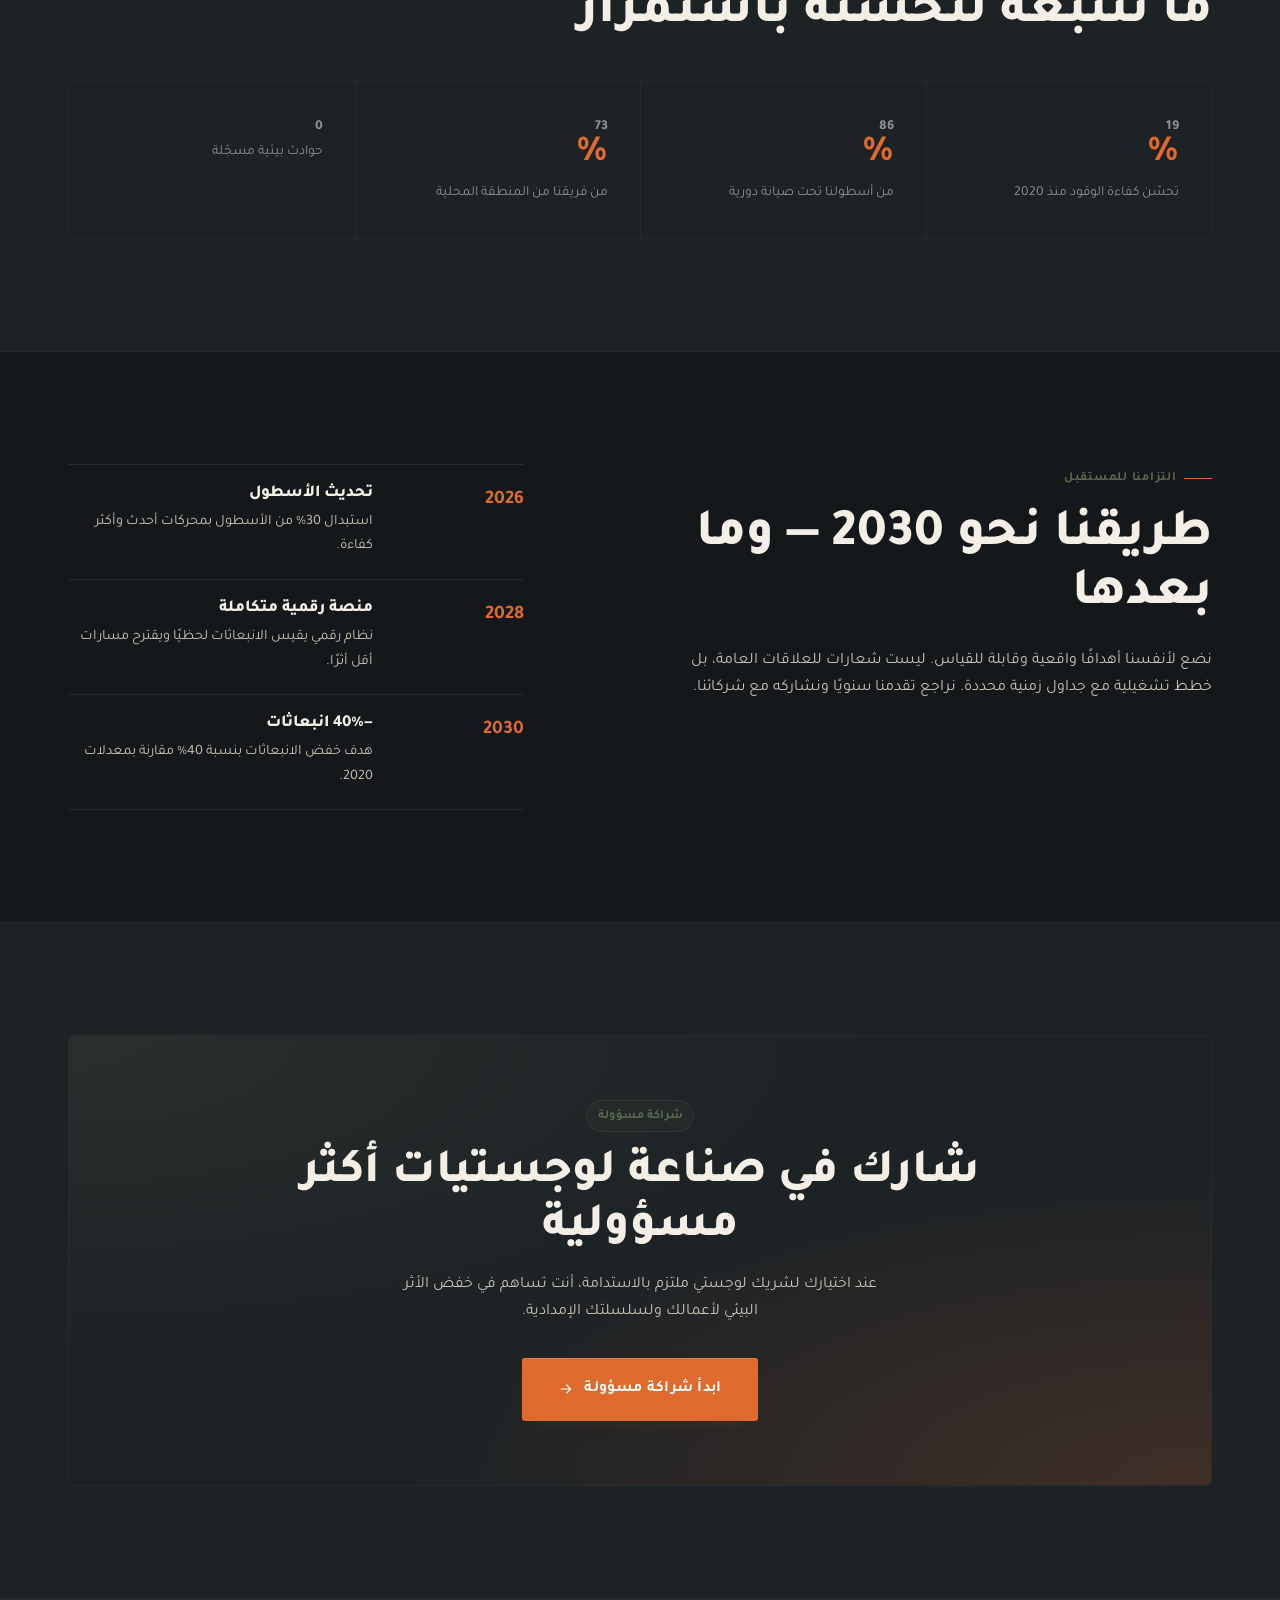
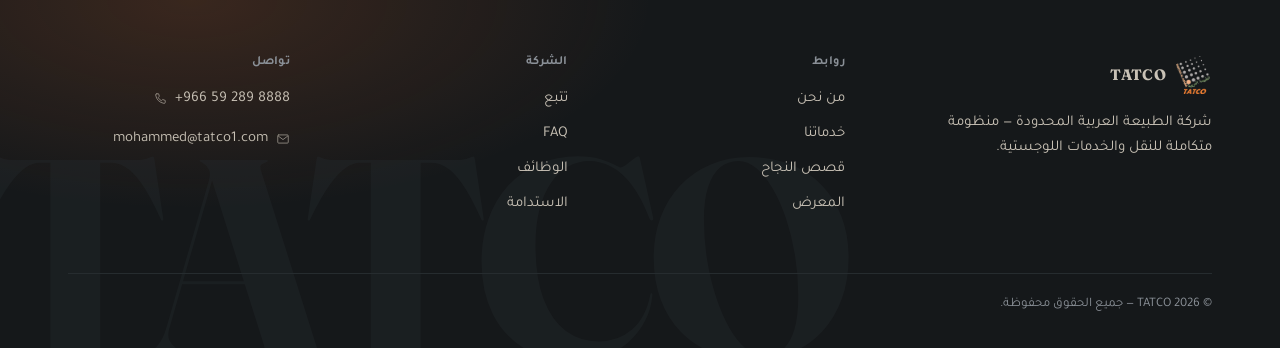
<file: sustainability.html>
<!DOCTYPE html>
<html lang="ar" dir="rtl" data-theme="dark"
  data-title-ar="الاستدامة | TATCO"
  data-title-en="Sustainability | TATCO">
<head>
<meta charset="UTF-8">
<meta name="viewport" content="width=device-width, initial-scale=1">
<meta name="theme-color" content="#15181a" media="(prefers-color-scheme: dark)">
<meta name="theme-color" content="#f5f1e8" media="(prefers-color-scheme: light)">
<meta name="description" content="التزام تاتكو بالاستدامة — انسجامًا مع رؤية المملكة 2030: تقليل الانبعاثات، كفاءة الطاقة، وممارسات مسؤولة في النقل واللوجستيات.">
<link rel="canonical" href="https://voltstore.github.io/tatco-site/sustainability.html">
<link rel="icon" type="image/png" href="assets/img/logo.png">

<title>الاستدامة | TATCO</title>

<link rel="preconnect" href="https://fonts.googleapis.com">
<link rel="preconnect" href="https://fonts.gstatic.com" crossorigin>
<link href="https://fonts.googleapis.com/css2?family=Fraunces:opsz,wght@9..144,400;9..144,600;9..144,700;9..144,900&family=Plus+Jakarta+Sans:wght@400;500;600;700;800&family=Tajawal:wght@400;500;700;800;900&family=JetBrains+Mono:wght@400;500;700&display=swap" rel="stylesheet">

<link rel="stylesheet" href="assets/css/theme.css">
<link rel="stylesheet" href="assets/css/base.css">
<link rel="stylesheet" href="assets/css/components.css">

<script>(function(){try{var t=localStorage.getItem('tatco-theme')||'dark';document.documentElement.setAttribute('data-theme',t);}catch(e){}})();</script>
</head>
<body>

<a class="skip-link" href="#main-content"><span class="lang-ar">تخطي</span><span class="lang-en">Skip</span></a>
<object type="image/svg+xml" data="assets/svg/icons.svg" style="display:none" aria-hidden="true"></object>

<header class="nav">
  <a href="index.html" class="brand">
    <img class="mark" src="assets/img/logo.png" alt="TATCO">
    <span>TATCO<small class="lang-ar">شركة الطبيعة العربية المحدودة</small><small class="lang-en">Arabian Nature Co. Ltd.</small></span>
  </a>
  <nav class="nav-links" id="nav-links" aria-label="Main">
    <a href="index.html"><span class="lang-ar">الرئيسية</span><span class="lang-en">Home</span></a>
    <a href="about.html"><span class="lang-ar">من نحن</span><span class="lang-en">About</span></a>
    <a href="services.html"><span class="lang-ar">خدماتنا</span><span class="lang-en">Services</span></a>
    <div class="nav-dropdown">
      <a href="sustainability.html" class="is-active" aria-current="page"><span class="lang-ar">المزيد</span><span class="lang-en">More</span> <svg width="12" height="12" style="opacity:.6"><use href="assets/svg/icons.svg#i-chevron-down"/></svg></a>
      <div class="nav-dropdown-menu">
        <a href="tracking.html"><svg><use href="assets/svg/icons.svg#i-package"/></svg><span class="lang-ar">تتبع</span><span class="lang-en">Track</span></a>
        <a href="case-studies.html"><svg><use href="assets/svg/icons.svg#i-trophy"/></svg><span class="lang-ar">قصص النجاح</span><span class="lang-en">Case Studies</span></a>
        <a href="sustainability.html"><svg><use href="assets/svg/icons.svg#i-leaf"/></svg><span class="lang-ar">الاستدامة</span><span class="lang-en">Sustainability</span></a>
        <a href="careers.html"><svg><use href="assets/svg/icons.svg#i-briefcase"/></svg><span class="lang-ar">الوظائف</span><span class="lang-en">Careers</span></a>
        <a href="faq.html"><svg><use href="assets/svg/icons.svg#i-document"/></svg><span class="lang-ar">FAQ</span><span class="lang-en">FAQ</span></a>
        <a href="gallery.html"><svg><use href="assets/svg/icons.svg#i-eye"/></svg><span class="lang-ar">المعرض</span><span class="lang-en">Gallery</span></a>
      </div>
    </div>
    <a href="contact.html"><span class="lang-ar">تواصل معنا</span><span class="lang-en">Contact</span></a>
  </nav>
  <div class="nav-tools">
    <button class="theme-toggle" type="button" aria-label="تبديل الوضع">
      <svg class="icon-sun"><use href="assets/svg/icons.svg#i-sun"/></svg>
      <svg class="icon-moon"><use href="assets/svg/icons.svg#i-moon"/></svg>
    </button>
    <div class="lang-switch" role="group" aria-label="Language">
      <button data-lang="ar" type="button">AR</button>
      <button data-lang="en" type="button">EN</button>
    </div>
    <button class="nav-burger" aria-label="فتح القائمة" aria-expanded="false" aria-controls="nav-links" type="button"><span></span><span></span><span></span></button>
  </div>
</header>

<main id="main-content">

<section class="hero hero--inner" style="background: radial-gradient(ellipse 110% 70% at 95% 5%, rgba(92,107,79,.18), transparent 52%), radial-gradient(ellipse 70% 60% at 5% 90%, var(--orange-glow), transparent 50%), var(--bg);">
  <div class="hero-orbs" aria-hidden="true"><span></span><span></span><span></span><span></span></div>
  <div class="wrap hero-grid">
    <div>
      <p class="eyebrow reveal" style="color:var(--olive)"><span class="lang-ar">الاستدامة</span><span class="lang-en">Sustainability</span></p>
      <h1 class="reveal">
        <span class="lang-ar">حركة مسؤولة،<br><span style="color:var(--olive)">أثر دائم</span>.</span>
        <span class="lang-en">Responsible movement,<br><span style="color:var(--olive)">lasting impact</span>.</span>
      </h1>
      <p class="lede reveal">
        <span class="lang-ar">انسجامًا مع رؤية المملكة 2030، نلتزم بتقليل أثرنا البيئي عبر كل خطوة في سلسلة الإمداد — من كفاءة الوقود إلى ممارسات النقل المسؤول والمسؤولية الاجتماعية.</span>
        <span class="lang-en">Aligned with Saudi Vision 2030, we commit to reducing our environmental footprint at every step — from fuel efficiency to responsible transport practices and social responsibility.</span>
      </p>
    </div>
    <div class="hero-meta reveal">
      <div>
        <span class="eyebrow" style="margin-bottom:.5rem; color:var(--olive)"><span class="lang-ar">رؤية 2030</span><span class="lang-en">Vision 2030</span></span>
        <p style="margin:0; color:var(--paper)">
          <span class="lang-ar">شريك في رحلة التحول للاقتصاد الأخضر</span>
          <span class="lang-en">Partner in the green economy journey</span>
        </p>
      </div>
    </div>
  </div>
</section>

<!-- ثلاث ركائز -->
<section class="section">
  <div class="wrap">
    <p class="eyebrow reveal" style="color:var(--olive)"><span class="lang-ar">الركائز الثلاث</span><span class="lang-en">Three Pillars</span></p>
    <h2 class="reveal" style="margin-block:1rem 1rem; max-width:30ch">
      <span class="lang-ar">كيف نمارس الاستدامة في عملنا اليومي</span>
      <span class="lang-en">How we practice sustainability in daily work</span>
    </h2>
    <p class="reveal" style="margin-bottom:3rem; max-width:62ch">
      <span class="lang-ar">الاستدامة ليست شعارًا — هي قرارات تشغيلية يومية. هذه الركائز الثلاث ترسم منهجنا.</span>
      <span class="lang-en">Sustainability is not a slogan — it's daily operational decisions. These three pillars define our approach.</span>
    </p>

    <div class="sustain-pillars reveal-stagger">
      <div class="pillar reveal" style="--i:0">
        <div class="pillar-icon"><svg><use href="assets/svg/icons.svg#i-leaf"/></svg></div>
        <h3><span class="lang-ar">البيئة</span><span class="lang-en">Environment</span></h3>
        <p>
          <span class="lang-ar">نستخدم أسطولًا حديثًا بمحركات عالية الكفاءة، ونخطّط المسارات لتقليل المسافات غير الضرورية والانبعاثات الناتجة.</span>
          <span class="lang-en">We use a modern fleet with high-efficiency engines, and plan routes to minimize unnecessary distance and emissions.</span>
        </p>
        <ul style="margin-top:.5rem; padding-inline-start:1rem; list-style: disc; color:var(--paper-dim); font-size:.9rem">
          <li><span class="lang-ar">تحسين مسارات النقل</span><span class="lang-en">Route optimization</span></li>
          <li><span class="lang-ar">صيانة دورية للأسطول</span><span class="lang-en">Regular fleet maintenance</span></li>
          <li><span class="lang-ar">معايير انبعاثات Euro</span><span class="lang-en">Euro emission standards</span></li>
        </ul>
      </div>
      <div class="pillar reveal" style="--i:1">
        <div class="pillar-icon"><svg><use href="assets/svg/icons.svg#i-users"/></svg></div>
        <h3><span class="lang-ar">المجتمع</span><span class="lang-en">Society</span></h3>
        <p>
          <span class="lang-ar">نوظّف من مجتمعاتنا المحلية، ندعم المبادرات الشبابية، ونؤمن بأن الشركة الناجحة تعود بالفائدة على من حولها.</span>
          <span class="lang-en">We hire from our local communities, support youth initiatives, and believe a successful company gives back to those around it.</span>
        </p>
        <ul style="margin-top:.5rem; padding-inline-start:1rem; list-style: disc; color:var(--paper-dim); font-size:.9rem">
          <li><span class="lang-ar">توظيف محلي</span><span class="lang-en">Local hiring</span></li>
          <li><span class="lang-ar">برامج تدريب الشباب</span><span class="lang-en">Youth training programs</span></li>
          <li><span class="lang-ar">دعم القضايا الاجتماعية</span><span class="lang-en">Social causes support</span></li>
        </ul>
      </div>
      <div class="pillar reveal" style="--i:2">
        <div class="pillar-icon"><svg><use href="assets/svg/icons.svg#i-shield"/></svg></div>
        <h3><span class="lang-ar">الحوكمة</span><span class="lang-en">Governance</span></h3>
        <p>
          <span class="lang-ar">شفافية كاملة في عقودنا، إدارة مالية رشيدة، والتزام صارم بالأنظمة السعودية والمعايير الدولية.</span>
          <span class="lang-en">Full transparency in contracts, prudent financial management, and strict adherence to Saudi regulations and international standards.</span>
        </p>
        <ul style="margin-top:.5rem; padding-inline-start:1rem; list-style: disc; color:var(--paper-dim); font-size:.9rem">
          <li><span class="lang-ar">شفافية تعاقدية</span><span class="lang-en">Contract transparency</span></li>
          <li><span class="lang-ar">امتثال تنظيمي</span><span class="lang-en">Regulatory compliance</span></li>
          <li><span class="lang-ar">أخلاقيات العمل</span><span class="lang-en">Business ethics</span></li>
        </ul>
      </div>
    </div>
  </div>
</section>

<!-- مؤشرات الأداء -->
<section class="section section--alt">
  <div class="wrap">
    <p class="eyebrow reveal" style="color:var(--olive)"><span class="lang-ar">أرقام تشغيلية</span><span class="lang-en">Operational Metrics</span></p>
    <h2 class="reveal" style="margin-block:1rem 2.4rem; max-width:26ch">
      <span class="lang-ar">ما نتتبّعه لنحسّنه باستمرار</span>
      <span class="lang-en">What we track to keep improving</span>
    </h2>

    <div class="sustain-metrics reveal-stagger">
      <div class="sustain-metric reveal" style="--i:0">
        <strong><span data-count="22">0</span>%</strong>
        <span><span class="lang-ar">تحسّن كفاءة الوقود منذ 2020</span><span class="lang-en">fuel efficiency gain since 2020</span></span>
      </div>
      <div class="sustain-metric reveal" style="--i:1">
        <strong><span data-count="100">0</span>%</strong>
        <span><span class="lang-ar">من أسطولنا تحت صيانة دورية</span><span class="lang-en">of fleet under scheduled maintenance</span></span>
      </div>
      <div class="sustain-metric reveal" style="--i:2">
        <strong><span data-count="85">0</span>%</strong>
        <span><span class="lang-ar">من فريقنا من المنطقة المحلية</span><span class="lang-en">of team from local community</span></span>
      </div>
      <div class="sustain-metric reveal" style="--i:3">
        <strong><span data-count="0">0</span></strong>
        <span><span class="lang-ar">حوادث بيئية مسجّلة</span><span class="lang-en">recorded environmental incidents</span></span>
      </div>
    </div>
  </div>
</section>

<!-- التزامنا -->
<section class="section">
  <div class="wrap grid-asym">
    <div>
      <p class="eyebrow reveal" style="color:var(--olive)"><span class="lang-ar">التزامنا للمستقبل</span><span class="lang-en">Future Commitment</span></p>
      <h2 class="reveal" style="margin-block:1rem 1.4rem">
        <span class="lang-ar">طريقنا نحو 2030 — وما بعدها</span>
        <span class="lang-en">Our road to 2030 — and beyond</span>
      </h2>
      <p class="reveal">
        <span class="lang-ar">نضع لأنفسنا أهدافًا واقعية وقابلة للقياس. ليست شعارات للعلاقات العامة، بل خطط تشغيلية مع جداول زمنية محددة. نراجع تقدمنا سنويًا ونشاركه مع شركائنا.</span>
        <span class="lang-en">We set realistic, measurable goals. Not PR slogans, but operational plans with specific timelines. We review progress annually and share with partners.</span>
      </p>
    </div>

    <div class="timeline">
      <div class="timeline-row reveal">
        <div class="timeline-year">2026</div>
        <div>
          <h3 style="margin-bottom:.4rem; font-size:1.05rem"><span class="lang-ar">تحديث الأسطول</span><span class="lang-en">Fleet Renewal</span></h3>
          <p style="font-size:.9rem"><span class="lang-ar">استبدال 30% من الأسطول بمحركات أحدث وأكثر كفاءة.</span><span class="lang-en">Replace 30% of the fleet with newer, more efficient engines.</span></p>
        </div>
      </div>
      <div class="timeline-row reveal">
        <div class="timeline-year">2028</div>
        <div>
          <h3 style="margin-bottom:.4rem; font-size:1.05rem"><span class="lang-ar">منصة رقمية متكاملة</span><span class="lang-en">Integrated Digital Platform</span></h3>
          <p style="font-size:.9rem"><span class="lang-ar">نظام رقمي يقيس الانبعاثات لحظيًا ويقترح مسارات أقل أثرًا.</span><span class="lang-en">Digital system measuring real-time emissions and suggesting lower-impact routes.</span></p>
        </div>
      </div>
      <div class="timeline-row reveal">
        <div class="timeline-year">2030</div>
        <div>
          <h3 style="margin-bottom:.4rem; font-size:1.05rem"><span class="lang-ar">−40% انبعاثات</span><span class="lang-en">−40% Emissions</span></h3>
          <p style="font-size:.9rem"><span class="lang-ar">هدف خفض الانبعاثات بنسبة 40% مقارنة بمعدلات 2020.</span><span class="lang-en">Reduce emissions by 40% versus 2020 baseline.</span></p>
        </div>
      </div>
    </div>
  </div>
</section>

<!-- CTA -->
<section class="section section--alt">
  <div class="wrap">
    <div class="cta-box reveal" style="text-align:center; background: radial-gradient(ellipse at 0% 0%, rgba(92,107,79,.18), transparent 50%), radial-gradient(ellipse at 100% 100%, var(--orange-glow), transparent 50%), var(--surface);">
      <span class="badge badge--olive" style="margin-bottom:1rem"><span class="lang-ar">شراكة مسؤولة</span><span class="lang-en">Responsible Partnership</span></span>
      <h2 style="font-size:clamp(1.8rem, 4.4vw, 3rem); max-width:26ch; margin-inline:auto">
        <span class="lang-ar">شارك في صناعة لوجستيات أكثر مسؤولية</span>
        <span class="lang-en">Help build a more responsible logistics future</span>
      </h2>
      <p style="margin:1rem auto 2rem; max-width:55ch">
        <span class="lang-ar">عند اختيارك لشريك لوجستي ملتزم بالاستدامة، أنت تساهم في خفض الأثر البيئي لأعمالك ولسلسلتك الإمدادية.</span>
        <span class="lang-en">By choosing a sustainability-committed logistics partner, you reduce the environmental footprint of your business and supply chain.</span>
      </p>
      <div style="display:flex; gap:1rem; flex-wrap:wrap; justify-content:center">
        <a href="contact.html" class="btn btn--solid btn--lg">
          <span class="lang-ar">ابدأ شراكة مسؤولة</span><span class="lang-en">Start a Responsible Partnership</span>
          <svg width="16" height="16"><use href="assets/svg/icons.svg#i-arrow"/></svg>
        </a>
      </div>
    </div>
  </div>
</section>

</main>

<footer class="footer">
  <div class="wrap">
    <div class="footer-grid">
      <div>
        <a href="index.html" class="brand" style="margin-bottom:1rem; display:inline-flex">
          <img class="mark" src="assets/img/logo.png" alt="TATCO"><span>TATCO</span>
        </a>
        <p style="max-width:36ch"><span class="lang-ar">شركة الطبيعة العربية المحدودة — منظومة متكاملة للنقل والخدمات اللوجستية.</span><span class="lang-en">Arabian Nature Co. Ltd. — integrated transport and logistics.</span></p>
      </div>
      <div>
        <h4><span class="lang-ar">روابط</span><span class="lang-en">Links</span></h4>
        <ul>
          <li><a href="about.html"><span class="lang-ar">من نحن</span><span class="lang-en">About</span></a></li>
          <li><a href="services.html"><span class="lang-ar">خدماتنا</span><span class="lang-en">Services</span></a></li>
          <li><a href="case-studies.html"><span class="lang-ar">قصص النجاح</span><span class="lang-en">Case Studies</span></a></li>
          <li><a href="gallery.html"><span class="lang-ar">المعرض</span><span class="lang-en">Gallery</span></a></li>
        </ul>
      </div>
      <div>
        <h4><span class="lang-ar">الشركة</span><span class="lang-en">Company</span></h4>
        <ul>
          <li><a href="tracking.html"><span class="lang-ar">تتبع</span><span class="lang-en">Tracking</span></a></li>
          <li><a href="faq.html"><span class="lang-ar">FAQ</span><span class="lang-en">FAQ</span></a></li>
          <li><a href="careers.html"><span class="lang-ar">الوظائف</span><span class="lang-en">Careers</span></a></li>
          <li><a href="sustainability.html"><span class="lang-ar">الاستدامة</span><span class="lang-en">Sustainability</span></a></li>
        </ul>
      </div>
      <div>
        <h4><span class="lang-ar">تواصل</span><span class="lang-en">Contact</span></h4>
        <ul>
          <li dir="ltr"><a href="tel:+966592898888"><svg><use href="assets/svg/icons.svg#i-phone"/></svg>+966 59 289 8888</a></li>
          <li><a href="mailto:mohammed@tatco1.com"><svg><use href="assets/svg/icons.svg#i-mail"/></svg>mohammed@tatco1.com</a></li>
        </ul>
      </div>
    </div>
    <div class="footer-bottom">
      <span>© <span id="year">2026</span> TATCO — <span class="lang-ar">جميع الحقوق محفوظة.</span><span class="lang-en">All rights reserved.</span></span>
    </div>
  </div>
</footer>

<a class="whatsapp-fab" href="https://wa.me/966592898888" target="_blank" rel="noopener" aria-label="واتساب">
  <span class="ping" aria-hidden="true"></span>
  <svg viewBox="0 0 32 32"><use href="assets/svg/icons.svg#i-whatsapp"/></svg>
</a>
<button class="to-top" type="button" aria-label="Back to top"><svg><use href="assets/svg/icons.svg#i-arrow"/></svg></button>

<script src="assets/js/main.js"></script>
</body>
</html>
</file>
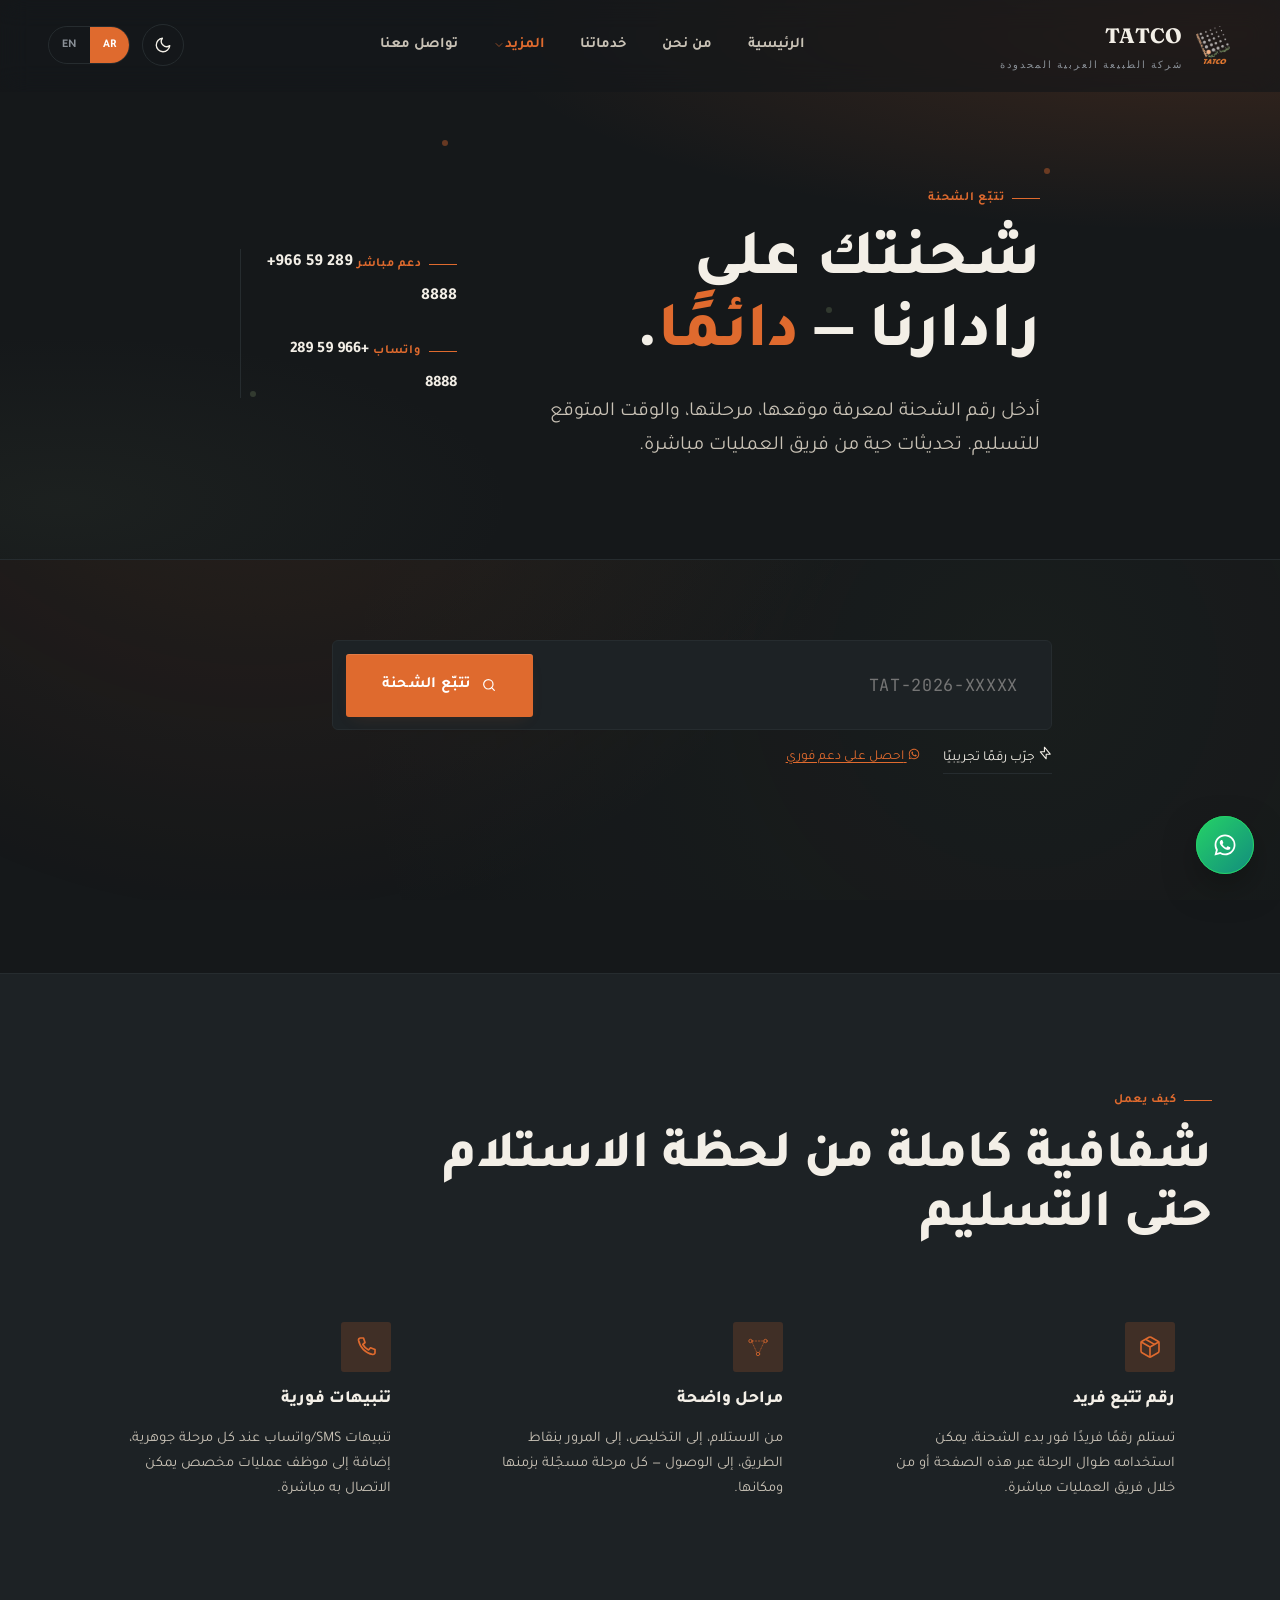
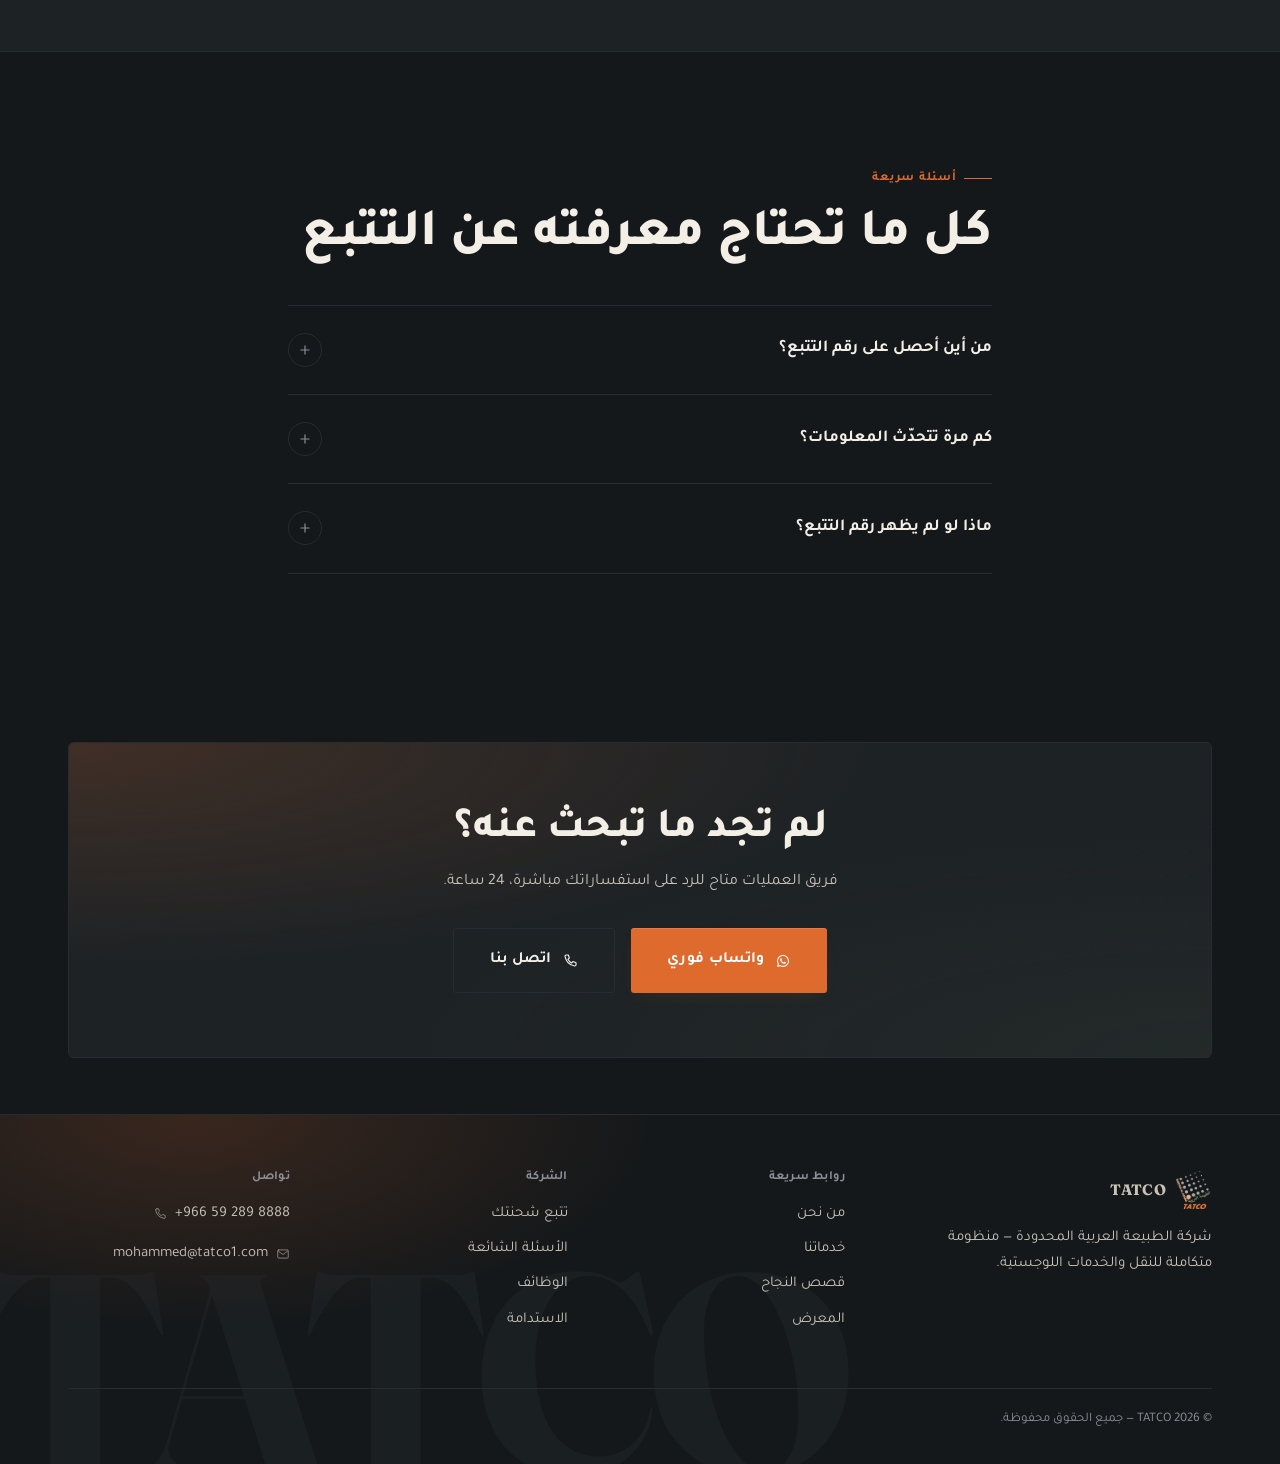
<file: tracking.html>
<!DOCTYPE html>
<html lang="ar" dir="rtl" data-theme="dark"
  data-title-ar="تتبّع شحنتك | TATCO"
  data-title-en="Track Your Shipment | TATCO">
<head>
<meta charset="UTF-8">
<meta name="viewport" content="width=device-width, initial-scale=1">
<meta name="theme-color" content="#15181a" media="(prefers-color-scheme: dark)">
<meta name="theme-color" content="#f5f1e8" media="(prefers-color-scheme: light)">
<meta name="description" content="تتبّع شحنتك مع تاتكو لحظة بلحظة — من نقطة الانطلاق حتى التسليم. واجهة تتبع تجريبية تعرض المسار، الجدولة، ومرحلة التسليم.">
<link rel="canonical" href="https://voltstore.github.io/tatco-site/tracking.html">
<link rel="icon" type="image/png" href="assets/img/logo.png">

<title>تتبّع شحنتك | TATCO</title>

<link rel="preconnect" href="https://fonts.googleapis.com">
<link rel="preconnect" href="https://fonts.gstatic.com" crossorigin>
<link href="https://fonts.googleapis.com/css2?family=Fraunces:opsz,wght@9..144,400;9..144,600;9..144,700;9..144,900&family=Plus+Jakarta+Sans:wght@400;500;600;700;800&family=Tajawal:wght@400;500;700;800;900&family=JetBrains+Mono:wght@400;500;700&display=swap" rel="stylesheet">

<link rel="stylesheet" href="assets/css/theme.css">
<link rel="stylesheet" href="assets/css/base.css">
<link rel="stylesheet" href="assets/css/components.css">

<script>(function(){try{var t=localStorage.getItem('tatco-theme')||'dark';document.documentElement.setAttribute('data-theme',t);}catch(e){}})();</script>
</head>
<body>

<a class="skip-link" href="#main-content">
  <span class="lang-ar">انتقل إلى المحتوى الرئيسي</span>
  <span class="lang-en">Skip to main content</span>
</a>

<object type="image/svg+xml" data="assets/svg/icons.svg" style="display:none" aria-hidden="true"></object>

<header class="nav">
  <a href="index.html" class="brand">
    <img class="mark" src="assets/img/logo.png" alt="TATCO">
    <span>TATCO<small class="lang-ar">شركة الطبيعة العربية المحدودة</small><small class="lang-en">Arabian Nature Co. Ltd.</small></span>
  </a>
  <nav class="nav-links" id="nav-links" aria-label="Main">
    <a href="index.html"><span class="lang-ar">الرئيسية</span><span class="lang-en">Home</span></a>
    <a href="about.html"><span class="lang-ar">من نحن</span><span class="lang-en">About</span></a>
    <a href="services.html"><span class="lang-ar">خدماتنا</span><span class="lang-en">Services</span></a>
    <div class="nav-dropdown">
      <a href="tracking.html" class="is-active" aria-current="page"><span class="lang-ar">المزيد</span><span class="lang-en">More</span> <svg width="12" height="12" style="opacity:.6"><use href="assets/svg/icons.svg#i-chevron-down"/></svg></a>
      <div class="nav-dropdown-menu">
        <a href="tracking.html"><svg><use href="assets/svg/icons.svg#i-package"/></svg><span class="lang-ar">تتبع شحنتك</span><span class="lang-en">Track Shipment</span></a>
        <a href="case-studies.html"><svg><use href="assets/svg/icons.svg#i-trophy"/></svg><span class="lang-ar">قصص النجاح</span><span class="lang-en">Case Studies</span></a>
        <a href="sustainability.html"><svg><use href="assets/svg/icons.svg#i-leaf"/></svg><span class="lang-ar">الاستدامة</span><span class="lang-en">Sustainability</span></a>
        <a href="careers.html"><svg><use href="assets/svg/icons.svg#i-briefcase"/></svg><span class="lang-ar">الوظائف</span><span class="lang-en">Careers</span></a>
        <a href="faq.html"><svg><use href="assets/svg/icons.svg#i-document"/></svg><span class="lang-ar">الأسئلة الشائعة</span><span class="lang-en">FAQ</span></a>
        <a href="gallery.html"><svg><use href="assets/svg/icons.svg#i-eye"/></svg><span class="lang-ar">معرض الأعمال</span><span class="lang-en">Gallery</span></a>
      </div>
    </div>
    <a href="contact.html"><span class="lang-ar">تواصل معنا</span><span class="lang-en">Contact</span></a>
  </nav>
  <div class="nav-tools">
    <button class="theme-toggle" type="button" aria-label="تبديل الوضع">
      <svg class="icon-sun"><use href="assets/svg/icons.svg#i-sun"/></svg>
      <svg class="icon-moon"><use href="assets/svg/icons.svg#i-moon"/></svg>
    </button>
    <div class="lang-switch" role="group" aria-label="Language">
      <button data-lang="ar" type="button">AR</button>
      <button data-lang="en" type="button">EN</button>
    </div>
    <button class="nav-burger" aria-label="فتح القائمة" aria-expanded="false" aria-controls="nav-links" type="button"><span></span><span></span><span></span></button>
  </div>
</header>

<main id="main-content">

<!-- ============ هيرو الصفحة ============ -->
<section class="hero hero--inner">
  <div class="hero-orbs" aria-hidden="true"><span></span><span></span><span></span><span></span></div>
  <div class="wrap hero-grid">
    <div>
      <p class="eyebrow reveal"><span class="lang-ar">تتبّع الشحنة</span><span class="lang-en">Shipment Tracking</span></p>
      <h1 class="reveal">
        <span class="lang-ar">شحنتك على<br>رادارنا — <span class="accent">دائمًا</span>.</span>
        <span class="lang-en">Your cargo is on<br>our radar — <span class="accent">always</span>.</span>
      </h1>
      <p class="lede reveal">
        <span class="lang-ar">أدخل رقم الشحنة لمعرفة موقعها، مرحلتها، والوقت المتوقع للتسليم. تحديثات حية من فريق العمليات مباشرة.</span>
        <span class="lang-en">Enter your shipment number to see its location, current stage, and ETA. Live updates direct from our operations team.</span>
      </p>
    </div>
    <div class="hero-meta reveal">
      <div>
        <span class="eyebrow" style="margin-bottom:.5rem"><span class="lang-ar">دعم مباشر</span><span class="lang-en">Live Support</span></span>
        <a href="tel:+966592898888" style="color:var(--paper); font-weight:700; font-size:1.05rem" dir="ltr">+966 59 289 8888</a>
      </div>
      <div>
        <span class="eyebrow" style="margin-bottom:.5rem"><span class="lang-ar">واتساب</span><span class="lang-en">WhatsApp</span></span>
        <a href="https://wa.me/966592898888" target="_blank" rel="noopener" style="color:var(--paper); font-weight:600">+966 59 289 8888</a>
      </div>
    </div>
  </div>
</section>

<!-- ============ نموذج التتبع ============ -->
<section class="track-section">
  <div class="wrap" style="max-width: 920px">
    <form class="track-form reveal" id="track-form" autocomplete="off">
      <input type="text" id="track-input" inputmode="latin"
        placeholder="TAT-2026-XXXXX"
        aria-label="رقم الشحنة">
      <button type="submit" class="btn btn--solid btn--lg">
        <svg width="16" height="16"><use href="assets/svg/icons.svg#i-search"/></svg>
        <span class="lang-ar">تتبّع الشحنة</span><span class="lang-en">Track Shipment</span>
      </button>
    </form>
    <div class="track-helper reveal">
      <button id="track-demo" class="btn--text" type="button">
        <svg width="14" height="14"><use href="assets/svg/icons.svg#i-zap"/></svg>
        <span class="lang-ar">جرّب رقمًا تجريبيًا</span><span class="lang-en">Try demo number</span>
      </button>
      <a href="https://wa.me/966592898888" target="_blank" rel="noopener">
        <svg width="14" height="14" style="display:inline; vertical-align:-2px"><use href="assets/svg/icons.svg#i-whatsapp"/></svg>
        <span class="lang-ar">احصل على دعم فوري</span><span class="lang-en">Get instant support</span>
      </a>
    </div>
    <div id="track-result"></div>
  </div>
</section>

<!-- ============ كيف يعمل التتبع ============ -->
<section class="section section--alt">
  <div class="wrap">
    <p class="eyebrow reveal"><span class="lang-ar">كيف يعمل</span><span class="lang-en">How it works</span></p>
    <h2 class="reveal" style="margin-block:1rem 2.4rem; max-width:26ch">
      <span class="lang-ar">شفافية كاملة من لحظة الاستلام حتى التسليم</span>
      <span class="lang-en">Full transparency from pickup to delivery</span>
    </h2>

    <div class="grid-3 reveal-stagger">
      <div class="feature-card reveal" style="--i:0">
        <div class="feature-icon"><svg><use href="assets/svg/icons.svg#i-package"/></svg></div>
        <h3><span class="lang-ar">رقم تتبع فريد</span><span class="lang-en">Unique Tracking ID</span></h3>
        <p><span class="lang-ar">تستلم رقمًا فريدًا فور بدء الشحنة، يمكن استخدامه طوال الرحلة عبر هذه الصفحة أو من خلال فريق العمليات مباشرة.</span><span class="lang-en">You receive a unique number when the shipment starts — usable throughout the journey via this page or directly from our operations team.</span></p>
      </div>
      <div class="feature-card reveal" style="--i:1">
        <div class="feature-icon"><svg><use href="assets/svg/icons.svg#i-route"/></svg></div>
        <h3><span class="lang-ar">مراحل واضحة</span><span class="lang-en">Clear Milestones</span></h3>
        <p><span class="lang-ar">من الاستلام، إلى التخليص، إلى المرور بنقاط الطريق، إلى الوصول — كل مرحلة مسجّلة بزمنها ومكانها.</span><span class="lang-en">From pickup, to customs, to checkpoints, to arrival — every stage logged with time and location.</span></p>
      </div>
      <div class="feature-card reveal" style="--i:2">
        <div class="feature-icon"><svg><use href="assets/svg/icons.svg#i-phone"/></svg></div>
        <h3><span class="lang-ar">تنبيهات فورية</span><span class="lang-en">Instant Alerts</span></h3>
        <p><span class="lang-ar">تنبيهات SMS/واتساب عند كل مرحلة جوهرية، إضافة إلى موظف عمليات مخصص يمكن الاتصال به مباشرة.</span><span class="lang-en">SMS/WhatsApp alerts at every key milestone, plus a dedicated ops representative reachable directly.</span></p>
      </div>
    </div>
  </div>
</section>

<!-- ============ FAQ سريعة حول التتبع ============ -->
<section class="section">
  <div class="wrap" style="max-width: 800px">
    <p class="eyebrow reveal"><span class="lang-ar">أسئلة سريعة</span><span class="lang-en">Quick Questions</span></p>
    <h2 class="reveal" style="margin-block:1rem 2.4rem">
      <span class="lang-ar">كل ما تحتاج معرفته عن التتبع</span>
      <span class="lang-en">Everything about tracking</span>
    </h2>

    <div class="faq-item" data-faq>
      <button class="faq-q" type="button">
        <span><span class="lang-ar">من أين أحصل على رقم التتبع؟</span><span class="lang-en">Where do I get my tracking number?</span></span>
        <span class="faq-toggle"><svg><use href="assets/svg/icons.svg#i-plus"/></svg></span>
      </button>
      <div class="faq-a"><div class="faq-a-inner">
        <span class="lang-ar">يتم إرسال رقم التتبع تلقائيًا عند تأكيد الشحنة عبر الواتساب أو البريد الإلكتروني — صيغته دائمًا تبدأ بـ TAT متبوعًا بالسنة ورقم تسلسلي.</span>
        <span class="lang-en">The tracking number is sent automatically when your shipment is confirmed via WhatsApp or email — it always starts with TAT followed by the year and a sequence number.</span>
      </div></div>
    </div>

    <div class="faq-item" data-faq>
      <button class="faq-q" type="button">
        <span><span class="lang-ar">كم مرة تتحدّث المعلومات؟</span><span class="lang-en">How often is the data updated?</span></span>
        <span class="faq-toggle"><svg><use href="assets/svg/icons.svg#i-plus"/></svg></span>
      </button>
      <div class="faq-a"><div class="faq-a-inner">
        <span class="lang-ar">المعلومات تُحدّث عند كل مرحلة جوهرية (استلام، تخليص، انطلاق، نقطة مرور، وصول). للحصول على موقع لحظي للشاحنة، تواصل مع فريق العمليات مباشرة.</span>
        <span class="lang-en">Data updates at every key milestone (pickup, customs, departure, checkpoint, arrival). For live truck position, contact our ops team directly.</span>
      </div></div>
    </div>

    <div class="faq-item" data-faq>
      <button class="faq-q" type="button">
        <span><span class="lang-ar">ماذا لو لم يظهر رقم التتبع؟</span><span class="lang-en">What if my tracking number doesn't appear?</span></span>
        <span class="faq-toggle"><svg><use href="assets/svg/icons.svg#i-plus"/></svg></span>
      </button>
      <div class="faq-a"><div class="faq-a-inner">
        <span class="lang-ar">إذا تأخر ظهور البيانات، يعني ذلك أن الشحنة في حالة "قيد الإعداد". تواصل معنا عبر الواتساب لتأكيد فوري.</span>
        <span class="lang-en">If data doesn't appear, the shipment is likely in "preparing" status. Reach us on WhatsApp for instant confirmation.</span>
      </div></div>
    </div>
  </div>
</section>

<!-- CTA -->
<section class="section section--tight">
  <div class="wrap">
    <div class="cta-box reveal" style="text-align:center">
      <h2 style="font-size:clamp(1.6rem, 4vw, 2.6rem); max-width:24ch; margin-inline:auto">
        <span class="lang-ar">لم تجد ما تبحث عنه؟</span>
        <span class="lang-en">Can't find what you need?</span>
      </h2>
      <p style="margin:1rem auto 2rem; max-width:50ch">
        <span class="lang-ar">فريق العمليات متاح للرد على استفساراتك مباشرة، 24 ساعة.</span>
        <span class="lang-en">Our operations team is available 24 hours a day.</span>
      </p>
      <div style="display:flex; gap:1rem; flex-wrap:wrap; justify-content:center">
        <a href="https://wa.me/966592898888" target="_blank" rel="noopener" class="btn btn--solid btn--lg">
          <svg width="16" height="16"><use href="assets/svg/icons.svg#i-whatsapp"/></svg>
          <span class="lang-ar">واتساب فوري</span><span class="lang-en">Instant WhatsApp</span>
        </a>
        <a href="tel:+966592898888" class="btn btn--ghost btn--lg">
          <svg width="16" height="16"><use href="assets/svg/icons.svg#i-phone"/></svg>
          <span class="lang-ar">اتصل بنا</span><span class="lang-en">Call us</span>
        </a>
      </div>
    </div>
  </div>
</section>

</main>

<footer class="footer">
  <div class="wrap">
    <div class="footer-grid">
      <div>
        <a href="index.html" class="brand" style="margin-bottom:1rem; display:inline-flex">
          <img class="mark" src="assets/img/logo.png" alt="TATCO"><span>TATCO</span>
        </a>
        <p style="max-width:36ch">
          <span class="lang-ar">شركة الطبيعة العربية المحدودة — منظومة متكاملة للنقل والخدمات اللوجستية.</span>
          <span class="lang-en">Arabian Nature Co. Ltd. — integrated transport and logistics across Saudi Arabia.</span>
        </p>
      </div>
      <div>
        <h4><span class="lang-ar">روابط سريعة</span><span class="lang-en">Quick Links</span></h4>
        <ul>
          <li><a href="about.html"><span class="lang-ar">من نحن</span><span class="lang-en">About</span></a></li>
          <li><a href="services.html"><span class="lang-ar">خدماتنا</span><span class="lang-en">Services</span></a></li>
          <li><a href="case-studies.html"><span class="lang-ar">قصص النجاح</span><span class="lang-en">Case Studies</span></a></li>
          <li><a href="gallery.html"><span class="lang-ar">المعرض</span><span class="lang-en">Gallery</span></a></li>
        </ul>
      </div>
      <div>
        <h4><span class="lang-ar">الشركة</span><span class="lang-en">Company</span></h4>
        <ul>
          <li><a href="tracking.html"><span class="lang-ar">تتبع شحنتك</span><span class="lang-en">Track</span></a></li>
          <li><a href="faq.html"><span class="lang-ar">الأسئلة الشائعة</span><span class="lang-en">FAQ</span></a></li>
          <li><a href="careers.html"><span class="lang-ar">الوظائف</span><span class="lang-en">Careers</span></a></li>
          <li><a href="sustainability.html"><span class="lang-ar">الاستدامة</span><span class="lang-en">Sustainability</span></a></li>
        </ul>
      </div>
      <div>
        <h4><span class="lang-ar">تواصل</span><span class="lang-en">Contact</span></h4>
        <ul>
          <li dir="ltr"><a href="tel:+966592898888"><svg><use href="assets/svg/icons.svg#i-phone"/></svg>+966 59 289 8888</a></li>
          <li><a href="mailto:mohammed@tatco1.com"><svg><use href="assets/svg/icons.svg#i-mail"/></svg>mohammed@tatco1.com</a></li>
        </ul>
      </div>
    </div>
    <div class="footer-bottom">
      <span>© <span id="year">2026</span> TATCO — <span class="lang-ar">جميع الحقوق محفوظة.</span><span class="lang-en">All rights reserved.</span></span>
    </div>
  </div>
</footer>

<a class="whatsapp-fab" href="https://wa.me/966592898888" target="_blank" rel="noopener" aria-label="واتساب">
  <span class="ping" aria-hidden="true"></span>
  <svg viewBox="0 0 32 32"><use href="assets/svg/icons.svg#i-whatsapp"/></svg>
</a>
<button class="to-top" type="button" aria-label="Back to top"><svg><use href="assets/svg/icons.svg#i-arrow"/></svg></button>

<script src="assets/js/main.js"></script>
</body>
</html>
</file>
<file: assets/css/theme.css>
/*
  TATCO — هوية بصرية مزدوجة (Dark / Light)
  فلسفة التصميم: "Industrial Editorial" — صرامة لوجستية صناعية ممزوجة بطباعة تحريرية واثقة.
  لوحة الألوان مشتقة من شعار الشركة: رمادي غرافيتي عميق + برتقالي حارق + أخضر زيتوني داكن.
*/

:root,
:root[data-theme="dark"]{
  /* ===== الوضع الداكن ===== */
  --bg:         #15181a;
  --ink:        #15181a;
  --surface:    #1d2225;
  --surface-2:  #262c2f;
  --ink-2:      #1d2225;
  --ink-3:      #262c2f;
  --ink-4:      #2f3640;
  --paper:      #f3efe7;
  --paper-dim:  #c9c2b6;
  --ash:        #8a9097;
  --hairline-c: #262c2f;

  --orange:     #df6a2e;
  --orange-soft:#ef7d3c;
  --orange-deep:#b6501f;
  --orange-glow: rgba(223,106,46,.18);
  --olive:      #5c6b4f;
  --olive-dim:  #3c4738;
  --success:    #4ade80;
  --warning:    #facc15;
  --danger:     #f87171;
  --info:       #60a5fa;

  --grid-line:  rgba(255,255,255,.04);
  --noise-opacity: .04;
  --logo-invert: 0;

  color-scheme: dark;
}

:root[data-theme="light"]{
  /* ===== الوضع الفاتح — بنفس الهوية، نسخة كريمية دافئة ===== */
  --bg:         #f5f1e8;
  --ink:        #f5f1e8;
  --surface:    #fbf7ee;
  --surface-2:  #ebe5d8;
  --ink-2:      #fbf7ee;
  --ink-3:      #d8d1c0;
  --ink-4:      #c2bba9;
  --paper:      #1a1d20;
  --paper-dim:  #3b4248;
  --ash:        #6b7178;
  --hairline-c: #d8d1c0;

  --orange:     #c95a22;
  --orange-soft:#df6a2e;
  --orange-deep:#9c4017;
  --orange-glow: rgba(201,90,34,.14);
  --olive:      #4a5740;
  --olive-dim:  #3c4738;
  --success:    #16a34a;
  --warning:    #d97706;
  --danger:     #dc2626;
  --info:       #2563eb;

  --grid-line:  rgba(21,24,26,.04);
  --noise-opacity: .025;
  --logo-invert: 0;

  color-scheme: light;
}

:root{
  /* ===== الطباعة ===== */
  --font-display-en: 'Fraunces', Georgia, 'Times New Roman', serif;
  --font-body-en:    'Plus Jakarta Sans', -apple-system, sans-serif;
  --font-mono:       'JetBrains Mono', 'Fira Code', ui-monospace, monospace;
  --font-arabic:     'Tajawal', 'Segoe UI', Tahoma, sans-serif;

  /* ===== تباعد ===== */
  --space-3xs: 0.25rem;
  --space-2xs: 0.5rem;
  --space-xs:  0.75rem;
  --space-sm:  1.25rem;
  --space-md:  2rem;
  --space-lg:  3.5rem;
  --space-xl:  6rem;
  --space-2xl: 10rem;

  /* ===== حدود وظلال ===== */
  --radius-sm: 3px;
  --radius-md: 6px;
  --radius-lg: 18px;
  --radius-pill: 999px;
  --shadow-soft: 0 1px 2px rgba(0,0,0,.25), 0 12px 32px -12px rgba(0,0,0,.45);
  --shadow-deep: 0 24px 64px -20px rgba(0,0,0,.55);
  --shadow-glow: 0 0 0 1px var(--orange-glow), 0 24px 70px -20px var(--orange-glow);

  /* ===== الحركة — Emil Kowalski: 150–300ms ===== */
  --ease-out:    cubic-bezier(0.16, 1, 0.3, 1);
  --ease-in-out: cubic-bezier(0.4, 0, 0.2, 1);
  --ease-spring: cubic-bezier(0.34, 1.56, 0.64, 1);
  --ease-snap:   cubic-bezier(0.85, 0, 0.15, 1);
  --dur-fast:   140ms;
  --dur-base:   240ms;
  --dur-slow:   420ms;
  --dur-xslow:  720ms;

  --container: 1240px;
  --container-wide: 1440px;
  --hairline: 1px solid var(--hairline-c);
}

:root[lang="en"]{
  --font-display: var(--font-display-en);
  --font-body: var(--font-body-en);
}
:root[lang="ar"]{
  --font-display: var(--font-arabic);
  --font-body: var(--font-arabic);
}

/* انتقال سلس بين الثيمين */
html.theme-ready,
html.theme-ready *,
html.theme-ready *::before,
html.theme-ready *::after{
  transition:
    background-color var(--dur-base) var(--ease-out),
    border-color var(--dur-base) var(--ease-out),
    color var(--dur-base) var(--ease-out),
    fill var(--dur-base) var(--ease-out),
    stroke var(--dur-base) var(--ease-out);
}
html.theme-ready *,
html.theme-ready *::before,
html.theme-ready *::after{
  transition-property: background-color, border-color, color, fill, stroke;
}
</file>
<file: assets/css/base.css>
/* ========================================================================
   TATCO — أساسيات التصميم
   ======================================================================== */

*,*::before,*::after{ box-sizing:border-box; margin:0; padding:0; }
html{ scroll-behavior:smooth; scroll-padding-top:84px; }
html,body{ height:100%; }

body{
  background:var(--bg);
  color:var(--paper);
  font-family:var(--font-body);
  line-height:1.7;
  font-size:16px;
  -webkit-font-smoothing:antialiased;
  overflow-x:hidden;
  position:relative;
}

/* خلفية حبيبية خفيفة لكامل الموقع — نسيج صناعي */
body::before{
  content:""; position:fixed; inset:0; z-index:-1; pointer-events:none;
  background-image:
    radial-gradient(circle at 20% 30%, var(--orange-glow), transparent 55%),
    radial-gradient(circle at 80% 75%, rgba(92,107,79,.10), transparent 55%);
  opacity:.7;
}
body::after{
  content:""; position:fixed; inset:0; z-index:-1; pointer-events:none;
  background-image: url("data:image/svg+xml;utf8,<svg xmlns='http://www.w3.org/2000/svg' width='160' height='160'><filter id='n'><feTurbulence type='fractalNoise' baseFrequency='0.85' numOctaves='2' stitchTiles='stitch'/><feColorMatrix values='0 0 0 0 0 0 0 0 0 0 0 0 0 0 0 0 0 0 .9 0'/></filter><rect width='100%' height='100%' filter='url(%23n)'/></svg>");
  opacity: var(--noise-opacity);
  mix-blend-mode: overlay;
}

[dir="rtl"] body{ font-family:var(--font-arabic); }
[dir="ltr"] body{ font-family:var(--font-body-en); }

/* ===== التبديل بين اللغتين ===== */
html[lang="ar"] .lang-en{ display:none !important; }
html[lang="en"] .lang-ar{ display:none !important; }
html[lang="en"] [dir="rtl"]{ direction:ltr; }

img{ max-width:100%; display:block; }
a{ color:inherit; text-decoration:none; }
ul{ list-style:none; }
button{ font:inherit; cursor:pointer; border:none; background:none; color:inherit; }
input,textarea,select{ font:inherit; color:inherit; }

::selection{ background:var(--orange); color:var(--bg); }

/* ===== skip to content ===== */
.skip-link{
  position:absolute; top:-200%; inset-inline-start:1rem; z-index:300;
  padding:.75rem 1.6rem;
  background:var(--orange); color:#fff;
  font-weight:700; font-size:.9rem; white-space:nowrap;
  border-radius:0 0 var(--radius-md) var(--radius-md);
  transition:top var(--dur-fast) var(--ease-out);
}
.skip-link:focus{ top:0; outline:3px solid var(--paper); outline-offset:2px; }

/* ===== focus rings ===== */
:focus{ outline:none; }
:focus-visible{
  outline:2px solid var(--orange);
  outline-offset:3px;
  border-radius:var(--radius-sm);
}

/* ===== visually hidden ===== */
.sr-only{
  position:absolute; width:1px; height:1px; padding:0;
  margin:-1px; overflow:hidden; clip:rect(0,0,0,0);
  white-space:nowrap; border:0;
}

@media (prefers-reduced-motion: reduce){
  *,*::before,*::after{
    animation-duration:.01ms !important;
    animation-iteration-count:1 !important;
    transition-duration:.01ms !important;
    scroll-behavior:auto !important;
  }
}

/* ===== أدوات التخطيط ===== */
.wrap{
  max-width:var(--container);
  margin-inline:auto;
  padding-inline: clamp(1.25rem, 5vw, 3rem);
  position:relative;
}
.wrap--wide{ max-width:var(--container-wide); }
.section{ padding-block: clamp(3.5rem, 9vw, 7rem); position:relative; }
.section--tight{ padding-block: clamp(2rem, 5vw, 3.5rem); }
.section--alt{ background:var(--surface); border-block:var(--hairline); }

.hr{ height:1px; background:var(--hairline-c); border:0; }

/* ===== الطباعة ===== */
h1,h2,h3,h4{
  font-family:var(--font-display);
  font-weight:700;
  line-height:1.12;
  letter-spacing:-0.01em;
  color:var(--paper);
}
[dir="rtl"] h1,[dir="rtl"] h2,[dir="rtl"] h3,[dir="rtl"] h4{ font-weight:800; letter-spacing:0; }

h1{ font-size:clamp(2.6rem, 6.4vw, 5.2rem); }
h2{ font-size:clamp(2rem, 4.6vw, 3.3rem); }
h3{ font-size:clamp(1.3rem, 2.4vw, 1.7rem); }
h4{ font-size:1.05rem; }

p{ color:var(--paper-dim); max-width:62ch; }
.lede{ font-size:clamp(1.05rem, 2vw, 1.25rem); color:var(--paper-dim); }

.eyebrow{
  display:inline-flex; align-items:center; gap:.6em;
  font-size:.78rem; font-weight:700;
  letter-spacing:.18em; text-transform:uppercase;
  color:var(--orange);
}
[dir="rtl"] .eyebrow{ letter-spacing:.06em; }
.eyebrow::before{
  content:""; display:inline-block; width:28px; height:1px; background:var(--orange);
}

.accent{ color:var(--orange); }
.accent-olive{ color:var(--olive); }
.muted{ color:var(--ash); }
.mono{ font-family:var(--font-mono); font-feature-settings:"tnum","ss01"; }
.tnum{ font-variant-numeric: tabular-nums; }

/* ===== رقم كبير تحريري للأقسام ===== */
.section-num{
  font-family:var(--font-display-en);
  font-size:clamp(3.4rem, 8vw, 6rem);
  font-weight:700;
  color:var(--ink-3);
  line-height:1;
  letter-spacing:-.02em;
  display:block;
}
[dir="rtl"] .section-num{ font-family:var(--font-arabic); font-weight:800; }

/* ===== أزرار ===== */
.btn{
  position:relative;
  display:inline-flex; align-items:center; gap:.65em;
  padding:.95em 1.9em;
  min-height:44px;
  font-weight:700; font-size:.92rem;
  letter-spacing:.02em;
  border-radius:var(--radius-sm);
  transition:transform var(--dur-fast) var(--ease-out),
             box-shadow var(--dur-base) var(--ease-out),
             background var(--dur-base) var(--ease-out),
             color var(--dur-base) var(--ease-out),
             border-color var(--dur-base) var(--ease-out);
  white-space:nowrap;
  touch-action:manipulation;
  cursor:pointer;
  overflow:hidden;
}
.btn:active{ transform:scale(.97); }

.btn--solid{
  background:var(--orange); color:#fff;
  box-shadow: 0 1px 0 rgba(255,255,255,.12) inset, 0 6px 18px -8px var(--orange-glow);
}
.btn--solid:hover{
  background:var(--orange-soft);
  box-shadow:0 14px 36px -10px var(--orange-glow), 0 0 0 1px var(--orange-soft);
  transform:translateY(-2px);
}

.btn--ghost{
  border:1px solid var(--ink-3); color:var(--paper); background:transparent;
}
.btn--ghost:hover{
  border-color:var(--orange);
  color:var(--orange);
  transform:translateY(-2px);
  background: var(--orange-glow);
}

.btn--text{
  color:var(--paper); padding:0; gap:.5em;
  border-bottom:1px solid var(--ink-3);
  border-radius:0; padding-bottom:.2em;
  min-height:auto;
}
.btn--text:hover{ color:var(--orange); border-color:var(--orange); }
.btn--text svg{ transition:transform var(--dur-base) var(--ease-spring); }
[dir="ltr"] .btn--text:hover svg{ transform:translateX(4px); }
[dir="rtl"] .btn--text:hover svg{ transform:translateX(-4px) scaleX(-1); }
[dir="rtl"] .btn--text svg{ transform:scaleX(-1); }

.btn--lg{ padding:1.15em 2.3em; font-size:.98rem; }
.btn--sm{ padding:.6em 1.2em; font-size:.82rem; min-height:38px; }

/* خاصية shine عند المرور — تنفّذ بحركة gradient */
.btn--solid::before{
  content:""; position:absolute; inset:0;
  background:linear-gradient(120deg, transparent 30%, rgba(255,255,255,.25) 50%, transparent 70%);
  transform:translateX(-100%);
  transition: transform var(--dur-slow) var(--ease-out);
  pointer-events:none;
}
.btn--solid:hover::before{ transform:translateX(100%); }

/* ===== الشريط العلوي ===== */
.nav{
  position:fixed; inset-inline:0; top:0; z-index:100;
  display:flex; align-items:center; justify-content:space-between;
  padding:1.15rem clamp(1.25rem, 5vw, 3rem);
  background:color-mix(in srgb, var(--bg) 70%, transparent);
  backdrop-filter:blur(14px) saturate(140%);
  -webkit-backdrop-filter:blur(14px) saturate(140%);
  border-bottom:1px solid transparent;
  transition:border-color var(--dur-base) var(--ease-out), background var(--dur-base) var(--ease-out), padding var(--dur-base) var(--ease-out);
}
.nav.is-scrolled{
  border-color:var(--hairline-c);
  background:color-mix(in srgb, var(--bg) 92%, transparent);
  padding-block:.85rem;
}

.brand{
  display:flex; align-items:center; gap:.7rem;
  font-family:var(--font-display-en);
  font-weight:700; font-size:1.3rem; letter-spacing:.02em;
  color:var(--paper);
}
.brand .mark{
  width:38px; height:38px; flex-shrink:0; object-fit:contain;
  filter: invert(var(--logo-invert));
  transition: transform var(--dur-base) var(--ease-spring);
}
.brand:hover .mark{ transform:rotate(-6deg) scale(1.08); }
.brand small{
  display:block; font-family:var(--font-body-en); font-weight:500; font-size:.62rem;
  letter-spacing:.2em; text-transform:uppercase; color:var(--ash); margin-top:2px;
}

.nav-links{ display:flex; align-items:center; gap:clamp(1rem, 2vw, 2rem); }
.nav-links a{
  position:relative; font-size:.92rem; font-weight:600; color:var(--paper-dim);
  padding-block:.6rem;
  padding-inline:.3rem;
  min-height:44px; display:inline-flex; align-items:center;
  touch-action:manipulation;
  transition:color var(--dur-base) var(--ease-out);
}
.nav-links a::after{
  content:""; position:absolute; inset-inline:0; bottom:-2px; height:1px;
  background:var(--orange); transform:scaleX(0); transform-origin:left;
  transition:transform var(--dur-base) var(--ease-out);
}
[dir="rtl"] .nav-links a::after{ transform-origin:right; }
.nav-links a:hover{ color:var(--paper); }
.nav-links a:hover::after, .nav-links a.is-active::after{ transform:scaleX(1); }
.nav-links a.is-active{ color:var(--orange); }

/* قائمة فرعية dropdown */
.nav-dropdown{ position:relative; }
.nav-dropdown > a::after{ display:none; }
.nav-dropdown-menu{
  position:absolute; top:100%; inset-inline-start:0;
  min-width:240px;
  background:var(--surface);
  border:1px solid var(--hairline-c);
  border-radius:var(--radius-md);
  padding:.5rem;
  opacity:0; visibility:hidden;
  transform:translateY(8px);
  transition: all var(--dur-base) var(--ease-out);
  box-shadow: var(--shadow-soft);
  z-index:101;
}
.nav-dropdown:hover .nav-dropdown-menu,
.nav-dropdown:focus-within .nav-dropdown-menu{
  opacity:1; visibility:visible; transform:translateY(4px);
}
.nav-dropdown-menu a{
  display:flex; align-items:center; gap:.7rem;
  padding:.7rem .9rem;
  font-size:.86rem;
  color:var(--paper);
  border-radius:var(--radius-sm);
  min-height:auto;
  transition: background var(--dur-fast), color var(--dur-fast);
}
.nav-dropdown-menu a::after{ display:none !important; }
.nav-dropdown-menu a:hover{ background:var(--orange-glow); color:var(--orange); }
.nav-dropdown-menu a svg{ width:18px; height:18px; color:var(--orange); flex-shrink:0; }

.nav-tools{ display:flex; align-items:center; gap:.75rem; }

.lang-switch{
  display:inline-flex; border:1px solid var(--hairline-c); border-radius:999px; overflow:hidden;
  font-size:.74rem; font-weight:700; letter-spacing:.06em;
}
.lang-switch button{
  padding:.55em 1.1em; color:var(--ash);
  min-height:36px;
  touch-action:manipulation;
  transition:color var(--dur-base) var(--ease-out), background var(--dur-base) var(--ease-out);
}
.lang-switch button.is-active{ background:var(--orange); color:#fff; }
.lang-switch button:not(.is-active):hover{ color:var(--paper); }

/* زر تبديل الثيم */
.theme-toggle{
  width:42px; height:42px;
  display:inline-flex; align-items:center; justify-content:center;
  border:1px solid var(--hairline-c);
  border-radius:999px;
  color:var(--paper);
  background:transparent;
  transition: transform var(--dur-base) var(--ease-spring), border-color var(--dur-base), background var(--dur-base);
  position:relative; overflow:hidden;
}
.theme-toggle:hover{ border-color:var(--orange); color:var(--orange); transform:rotate(15deg); }
.theme-toggle svg{ width:18px; height:18px; transition: transform var(--dur-slow) var(--ease-spring), opacity var(--dur-base); }
.theme-toggle .icon-sun,
.theme-toggle .icon-moon{ position:absolute; }
:root[data-theme="dark"] .theme-toggle .icon-sun{ opacity:0; transform:rotate(180deg) scale(.3); }
:root[data-theme="dark"] .theme-toggle .icon-moon{ opacity:1; transform:rotate(0) scale(1); }
:root[data-theme="light"] .theme-toggle .icon-sun{ opacity:1; transform:rotate(0) scale(1); }
:root[data-theme="light"] .theme-toggle .icon-moon{ opacity:0; transform:rotate(-180deg) scale(.3); }

/* زر CTA في الشريط */
.nav .btn--sm{ padding:.6em 1.2em; }

.nav-burger{
  display:none; flex-direction:column; gap:5px; width:44px; height:44px;
  align-items:center; justify-content:center;
  touch-action:manipulation;
}
.nav-burger span{
  height:2px; width:22px;
  background:var(--paper); border-radius:2px;
  transition:transform var(--dur-base) var(--ease-spring), opacity var(--dur-fast);
}

/* ===== التذييل ===== */
.footer{
  border-top:var(--hairline);
  padding-block: var(--space-lg) var(--space-md);
  background:
    radial-gradient(ellipse 60% 100% at 15% 0%, var(--orange-glow), transparent 60%),
    var(--bg);
  position:relative;
  overflow:hidden;
}
.footer::before{
  content:"TATCO";
  position:absolute;
  bottom:-3rem; inset-inline-end:-1rem;
  font-family:var(--font-display-en);
  font-size:clamp(8rem, 22vw, 18rem);
  font-weight:700;
  color:var(--hairline-c);
  opacity:.35;
  letter-spacing:-.04em;
  line-height:1;
  pointer-events:none;
  user-select:none;
}
.footer-grid{
  display:grid; grid-template-columns: 1.4fr 1fr 1fr 1fr; gap: var(--space-lg);
  position:relative; z-index:1;
}
.footer-grid h4{
  color:var(--ash); margin-bottom:1rem;
  font-size:.78rem; letter-spacing:.14em; text-transform:uppercase;
  font-family:var(--font-body-en); font-weight:700;
}
[dir="rtl"] .footer-grid h4{ font-family:var(--font-arabic); letter-spacing:.02em; }
.footer-grid a, .footer-grid p, .footer-grid li{ color:var(--paper-dim); font-size:.94rem; }
.footer-grid li + li{ margin-top:.6rem; }
.footer-grid a{ transition:color var(--dur-base); display:inline-flex; align-items:center; gap:.5rem; }
.footer-grid a:hover{ color:var(--orange); }
.footer-grid a svg{ width:14px; height:14px; opacity:.6; transition: opacity var(--dur-base); }
.footer-grid a:hover svg{ opacity:1; }

.footer-social{
  display:flex; gap:.6rem; margin-top:1rem;
}
.footer-social a{
  width:38px; height:38px;
  display:inline-flex; align-items:center; justify-content:center;
  border:1px solid var(--hairline-c);
  border-radius:50%;
  transition: all var(--dur-base) var(--ease-out);
}
.footer-social a:hover{
  background:var(--orange); color:#fff; border-color:var(--orange);
  transform:translateY(-3px);
}
.footer-social a svg{ width:16px; height:16px; opacity:1; }

.footer-bottom{
  margin-top: var(--space-lg);
  padding-top: var(--space-sm);
  border-top:var(--hairline);
  display:flex; justify-content:space-between; flex-wrap:wrap; gap:1rem;
  font-size:.82rem; color:var(--ash);
  position:relative; z-index:1;
}

/* ===== زر واتساب العائم ===== */
.whatsapp-fab{
  position:fixed; bottom:1.6rem; inset-inline-start:1.6rem; z-index:90;
  width:58px; height:58px; border-radius:50%;
  display:flex; align-items:center; justify-content:center;
  background:linear-gradient(135deg, #25d366, #128c7e);
  box-shadow:0 14px 40px -10px rgba(0,0,0,.6), 0 0 0 0 rgba(37,211,102,.4);
  transition:transform var(--dur-base) var(--ease-spring), box-shadow var(--dur-base) var(--ease-out);
  touch-action:manipulation;
}
.whatsapp-fab:hover{
  transform:translateY(-4px) scale(1.05);
  box-shadow:0 20px 50px -10px rgba(37,211,102,.4), 0 0 0 8px rgba(37,211,102,.12);
}
.whatsapp-fab:focus-visible{ outline:3px solid #25d366; outline-offset:4px; }
.whatsapp-fab svg{ width:28px; height:28px; color:#fff; }
.whatsapp-fab .ping{
  position:absolute; inset:0; border-radius:50%; border:1.5px solid #25d366;
  animation: ping 2.6s var(--ease-out) infinite;
}
@keyframes ping{
  0%{ transform:scale(1); opacity:.7; }
  100%{ transform:scale(1.7); opacity:0; }
}

/* زر "العودة للأعلى" */
.to-top{
  position:fixed; bottom:1.6rem; inset-inline-end:1.6rem; z-index:90;
  width:46px; height:46px; border-radius:50%;
  display:flex; align-items:center; justify-content:center;
  background:var(--surface);
  border:1px solid var(--hairline-c);
  color:var(--paper);
  transition: all var(--dur-base) var(--ease-out);
  opacity:0; pointer-events:none; transform:translateY(20px);
}
.to-top.is-visible{ opacity:1; pointer-events:auto; transform:none; }
.to-top:hover{ background:var(--orange); color:#fff; border-color:var(--orange); transform:translateY(-4px); }
.to-top svg{ width:18px; height:18px; transform:rotate(-90deg); }

/* ===== أدوات ظهور عند التمرير ===== */
.reveal{
  opacity:0; transform:translateY(22px);
  transition:opacity var(--dur-slow) var(--ease-out), transform var(--dur-slow) var(--ease-out);
}
.reveal.is-visible{ opacity:1; transform:none; }
.reveal-stagger > *{ transition-delay: calc(var(--i, 0) * 70ms); }

.reveal-up{ transform:translateY(40px); }
.reveal-left{ transform:translateX(-40px); }
.reveal-right{ transform:translateX(40px); }
.reveal-scale{ transform:scale(.94); }
.reveal-left.is-visible,
.reveal-right.is-visible,
.reveal-scale.is-visible{ transform:none; }

/* ===== شارة رقمية ===== */
.stat{ display:flex; flex-direction:column; gap:.3rem; }
.stat .num{
  font-family:var(--font-display-en); font-size:clamp(2.6rem,5vw,3.6rem); font-weight:700;
  color:var(--paper); line-height:1;
}
[dir="rtl"] .stat .num{ font-family:var(--font-arabic); font-weight:800; }
.stat .num .accent{ font-family:inherit; }
.stat .label{ font-size:.86rem; color:var(--ash); letter-spacing:.04em; }

/* ===== شبكات ===== */
.grid-2{ display:grid; grid-template-columns: 1fr 1fr; gap: clamp(2rem, 6vw, 5rem); align-items:center; }
.grid-asym{ display:grid; grid-template-columns: 1.15fr .85fr; gap: clamp(2rem, 6vw, 4.5rem); }
.grid-3{ display:grid; grid-template-columns: repeat(3, 1fr); gap: clamp(1.2rem, 3vw, 2rem); }
.grid-4{ display:grid; grid-template-columns: repeat(4, 1fr); gap: clamp(1rem, 2.5vw, 1.6rem); }

/* ===== خط هندسي زخرفي ===== */
.dotline{
  display:flex; gap:7px; align-items:center;
}
.dotline span{ width:5px; height:5px; border-radius:50%; background:var(--orange); opacity:.55; }
.dotline span:nth-child(2){ background:var(--olive); }
.dotline span:nth-child(3){ background:var(--ash); }

/* ===== شارة معلومات (badge) ===== */
.badge{
  display:inline-flex; align-items:center; gap:.4rem;
  padding:.35em .85em;
  font-size:.72rem; font-weight:700;
  letter-spacing:.1em; text-transform:uppercase;
  border:1px solid var(--hairline-c);
  border-radius:var(--radius-pill);
  color:var(--ash);
  background:var(--surface);
}
[dir="rtl"] .badge{ letter-spacing:0; text-transform:none; font-size:.78rem; }
.badge--orange{ color:var(--orange); border-color:var(--orange-glow); background:var(--orange-glow); }
.badge--olive{ color:var(--olive); border-color:rgba(92,107,79,.2); background:rgba(92,107,79,.08); }
.badge--success{ color:var(--success); border-color:rgba(74,222,128,.25); background:rgba(74,222,128,.08); }
.badge--dot::before{
  content:""; width:7px; height:7px; border-radius:50%;
  background:currentColor;
  animation: pulse-dot 2s var(--ease-in-out) infinite;
}
@keyframes pulse-dot{
  0%,100%{ opacity:1; transform:scale(1); }
  50%{ opacity:.5; transform:scale(1.4); }
}

/* ===== استجابة ===== */
@media (max-width: 1020px){
  .nav-links{ gap: clamp(.8rem, 1.5vw, 1.4rem); }
  .nav-links a{ font-size:.86rem; }
}

@media (max-width: 920px){
  .nav-links{
    position:fixed; top:0; left:0;
    width:100vw; height:100vh; height:100dvh;
    flex-direction:column; justify-content:center; align-items:center; gap:1.5rem;
    background:var(--bg);
    transform:translateY(-100%);
    transition:transform var(--dur-slow) var(--ease-in-out);
    padding-block: 5rem 2rem;
    overflow-y:auto;
  }
  .nav-links.is-open{ transform:translateY(0); }
  .nav-links a{ font-size:1.25rem; }
  .nav-burger{ display:flex; z-index:101; }
  .nav-burger.is-open span:nth-child(1){ transform:translateY(7px) rotate(45deg); }
  .nav-burger.is-open span:nth-child(2){ opacity:0; }
  .nav-burger.is-open span:nth-child(3){ transform:translateY(-7px) rotate(-45deg); }

  .nav-dropdown-menu{
    position:static; transform:none !important; opacity:1; visibility:visible;
    background:transparent; border:none; padding:0; box-shadow:none;
    min-width:auto;
  }
  .nav-dropdown-menu a{ font-size:1rem; justify-content:center; }

  .grid-2, .grid-asym, .grid-3, .grid-4{ grid-template-columns:1fr; }
  .footer-grid{ grid-template-columns:1fr 1fr; gap:2rem; }
}

@media (max-width: 600px){
  .footer-grid{ grid-template-columns:1fr; }
  .whatsapp-fab{ width:52px; height:52px; bottom:1.1rem; inset-inline-start:1.1rem; }
  .to-top{ width:42px; height:42px; bottom:1.1rem; inset-inline-end:1.1rem; }
}

/* ===== fade-in عام عند تحميل الصفحة ===== */
@keyframes page-in{
  from{ opacity:0; transform:translateY(8px); }
  to{ opacity:1; transform:none; }
}
main, .hero{ animation: page-in var(--dur-xslow) var(--ease-out) both; }
</file>
<file: assets/css/components.css>
/* ========================================================================
   TATCO — مكوّنات الصفحات
   ======================================================================== */

/* ===== الهيرو ===== */
.hero{
  position:relative;
  padding-block: clamp(7.5rem, 16vw, 11rem) clamp(4rem, 8vw, 6rem);
  min-height:min(100dvh, 820px);
  display:flex; flex-direction:column; justify-content:center;
  overflow:hidden;
  border-bottom:var(--hairline);
  background:
    radial-gradient(ellipse 110% 70% at 95% 5%, var(--orange-glow), transparent 52%),
    radial-gradient(ellipse 70% 60% at 5% 90%, rgba(92,107,79,.10), transparent 50%),
    var(--bg);
}
.hero-net{
  position:absolute; inset-inline-end:-8%; top:-6%;
  width:min(64vw, 880px); opacity:.45;
  pointer-events:none;
  -webkit-mask-image:linear-gradient(to bottom, black 45%, transparent 92%);
  mask-image:linear-gradient(to bottom, black 45%, transparent 92%);
}
[dir="rtl"] .hero-net{ inset-inline-end:auto; inset-inline-start:-8%; transform:scaleX(-1); }
:root[data-theme="light"] .hero-net{ opacity:.18; filter:invert(1); }

.hero-grid{ display:grid; grid-template-columns: 1.2fr .8fr; gap:clamp(2rem,6vw,5rem); align-items:end; position:relative; z-index:2; }
.hero h1{ margin-block: 1.1rem 1.4rem; }
.hero .lede{ max-width:46ch; }
.hero-actions{ display:flex; flex-wrap:wrap; gap:1rem; margin-top:2.2rem; }

.hero-meta{
  display:flex; flex-direction:column; gap:1.6rem;
  border-inline-start:1px solid var(--hairline-c);
  padding-inline-start:1.6rem;
}
[dir="rtl"] .hero-meta{ border-inline-start:none; border-inline-end:1px solid var(--hairline-c); padding-inline-start:0; padding-inline-end:1.6rem; }

/* هيرو ثانوي للصفحات الداخلية */
.hero--inner{
  min-height: min(70dvh, 560px);
  padding-block: clamp(7rem, 14vw, 10rem) clamp(3rem, 6vw, 4.5rem);
}
.hero--inner .hero-grid{ grid-template-columns: 1.4fr .6fr; align-items:center; }
.hero--inner h1{ font-size:clamp(2.2rem, 5.5vw, 4rem); }

/* عناصر طبقية في الهيرو — نقاط مضيئة متحركة */
.hero-orbs span{
  position:absolute; width:6px; height:6px; border-radius:50%;
  background:var(--orange); opacity:.4;
  filter: blur(.5px);
  animation: orb-float 8s ease-in-out infinite;
}
.hero-orbs span:nth-child(1){ top:30%; inset-inline-start:18%; animation-delay:0s; }
.hero-orbs span:nth-child(2){ top:55%; inset-inline-start:35%; background:var(--olive); animation-delay:-2s; }
.hero-orbs span:nth-child(3){ top:25%; inset-inline-start:65%; animation-delay:-4s; }
.hero-orbs span:nth-child(4){ top:70%; inset-inline-start:80%; background:var(--olive); animation-delay:-6s; }
@keyframes orb-float{
  0%,100%{ transform: translateY(0); opacity:.4; }
  50%{ transform: translateY(-16px); opacity:.8; }
}

/* ===== شريط المكاسب ===== */
.gains{
  display:flex; flex-wrap:wrap; gap: clamp(1.3rem, 4vw, 3rem);
  padding-block: 1.4rem;
  border-block: var(--hairline);
}
.gain{
  display:flex; align-items:center; gap:.65rem;
  font-size:.92rem; font-weight:700; color:var(--paper);
  transition: color var(--dur-base) var(--ease-out), transform var(--dur-base) var(--ease-out);
}
.gain:hover{ color:var(--orange); transform:translateY(-2px); }
.gain svg{ width:20px; height:20px; color:var(--olive); flex-shrink:0; transition: color var(--dur-base) var(--ease-out); }
.gain:hover svg{ color:var(--orange); }

/* ===== Marquee — شريط أرقام متحرك ===== */
.marquee{
  overflow:hidden;
  border-block: var(--hairline);
  padding-block: 1rem;
  background: var(--surface);
}
.marquee-track{
  display:inline-flex; gap:3rem; align-items:center;
  animation: marquee 38s linear infinite;
  white-space:nowrap;
}
.marquee:hover .marquee-track{ animation-play-state:paused; }
.marquee-item{
  display:inline-flex; align-items:center; gap:.6rem;
  font-family:var(--font-mono); font-size:.84rem;
  color:var(--ash); letter-spacing:.04em;
}
.marquee-item strong{ color:var(--orange); font-weight:700; }
.marquee-item::after{
  content:"·"; color:var(--ink-3); margin-inline-start:3rem;
}
@keyframes marquee{
  from{ transform:translateX(0); }
  to{ transform:translateX(-50%); }
}
[dir="rtl"] .marquee-track{ animation-name: marquee-rtl; }
@keyframes marquee-rtl{
  from{ transform:translateX(0); }
  to{ transform:translateX(50%); }
}

/* ===== شريط إحصائيات ===== */
.stats-bar{
  display:grid; grid-template-columns:repeat(4,1fr);
  border-block:var(--hairline);
  position:relative;
  background: var(--surface);
}
.stats-bar::before{
  content:""; position:absolute; inset-inline:0; top:0; height:2px;
  background:linear-gradient(90deg, var(--orange), var(--olive), transparent);
  opacity:.6;
}
.stats-bar .stat{
  padding: var(--space-md) clamp(1rem, 3vw, 2rem);
  border-inline-end:var(--hairline);
  position:relative;
  transition: background var(--dur-base);
}
.stats-bar .stat:hover{ background: color-mix(in srgb, var(--orange-glow) 50%, transparent); }
.stats-bar .stat:last-child{ border-inline-end:0; }

/* ===== إطار صورة ===== */
.frame{
  position:relative;
  border-radius: var(--radius-md);
  overflow:hidden;
  border:1px solid var(--hairline-c);
  background: linear-gradient(155deg, var(--surface), var(--bg) 70%);
  isolation:isolate;
}
.frame::before{
  content:""; position:absolute; inset:0;
  background-image: radial-gradient(currentColor 1px, transparent 1.4px);
  background-size:22px 22px;
  color:var(--hairline-c);
  opacity:.7;
}
.frame::after{
  content:""; position:absolute; inset:0;
  background:
    radial-gradient(ellipse at 30% 110%, var(--orange-glow), transparent 60%),
    radial-gradient(ellipse at 110% -10%, rgba(92,107,79,.18), transparent 55%);
}
.frame img{
  position:relative; z-index:1;
  width:100%; height:100%; object-fit:cover;
  display:block;
  transition: transform var(--dur-xslow) var(--ease-out);
}
.frame:hover img{ transform:scale(1.04); }
.frame .frame-tag{
  position:absolute; z-index:2; bottom:0; inset-inline-start:0;
  display:flex; align-items:center; gap:.6rem;
  padding:.85rem 1.1rem;
  font-size:.74rem; letter-spacing:.12em; text-transform:uppercase; font-weight:700;
  color:#f3efe7;
  background:linear-gradient(to top, rgba(0,0,0,.85), transparent);
  width:100%;
}
[dir="rtl"] .frame .frame-tag{ letter-spacing:.02em; text-transform:none; }

.frame--tall{ aspect-ratio: 4 / 5; }
.frame--wide{ aspect-ratio: 16 / 10; }
.frame--square{ aspect-ratio: 1 / 1; }
.frame--cinema{ aspect-ratio: 21 / 9; }

/* ===== الخدمات ===== */
.service-row{
  display:grid; grid-template-columns: 5rem 1fr 1.1fr;
  gap: clamp(1.5rem, 4vw, 3rem);
  align-items:start;
  padding-block: clamp(1.8rem, 4vw, 2.6rem);
  border-top:var(--hairline);
  cursor:pointer;
  transition: background var(--dur-base) var(--ease-out), padding-inline var(--dur-base) var(--ease-out);
  position:relative;
}
.service-row:last-child{ border-bottom:var(--hairline); }
.service-row::before{
  content:""; position:absolute; inset-inline-start:0; top:0; height:100%; width:3px;
  background:var(--orange); transform:scaleY(0); transform-origin:top;
  transition: transform var(--dur-base) var(--ease-out);
}
.service-row:hover{ background:var(--orange-glow); }
.service-row:hover::before{ transform:scaleY(1); }

.service-index{
  font-family:var(--font-display-en); font-size:1.5rem; color:var(--ink-3);
  transition:color var(--dur-base);
}
.service-row:hover .service-index{ color:var(--orange); }

.service-icon{ width:46px; height:46px; color:var(--orange); flex-shrink:0; }
.service-head{ display:flex; align-items:flex-start; gap:1.2rem; }
.service-row h3{ margin-bottom:.5rem; }
.service-row p{ margin:0; }

/* ===== Gallery grid ===== */
.gallery-grid{
  display:grid;
  grid-template-columns: repeat(6, 1fr);
  gap: clamp(.8rem, 2vw, 1.4rem);
}
.gallery-grid .frame:nth-child(6n+1){ grid-column: span 4; grid-row: span 2; }
.gallery-grid .frame:nth-child(6n+2){ grid-column: span 2; }
.gallery-grid .frame:nth-child(6n+3){ grid-column: span 2; }
.gallery-grid .frame:nth-child(6n+4){ grid-column: span 3; }
.gallery-grid .frame:nth-child(6n+5){ grid-column: span 3; }
.gallery-grid .frame:nth-child(6n+6){ grid-column: span 6; }

@media (max-width: 880px){
  .gallery-grid{ grid-template-columns: repeat(2,1fr); }
  .gallery-grid .frame{ grid-column:span 1 !important; grid-row:auto !important; }
}

/* ===== Timeline ===== */
.timeline{ display:flex; flex-direction:column; }
.timeline-row{
  display:grid; grid-template-columns: 7rem 1fr;
  gap: clamp(1.2rem, 3vw, 2.6rem);
  padding-block: var(--space-sm);
  border-top:var(--hairline);
  transition: background var(--dur-base);
}
.timeline-row:hover{ background: var(--orange-glow); }
.timeline-row:last-child{ border-bottom:var(--hairline); }
.timeline-year{ font-family:var(--font-display-en); font-weight:700; color:var(--orange); font-size:1.2rem; }
[dir="rtl"] .timeline-year{ font-family:var(--font-arabic); }

/* ===== قيم الشركة ===== */
.values-list{ display:grid; grid-template-columns: repeat(2, 1fr); gap: 0; }
.value-item{
  padding: var(--space-sm) var(--space-md) var(--space-sm) 0;
  border-top:var(--hairline);
  transition: background var(--dur-base);
}
[dir="rtl"] .value-item{ padding: var(--space-sm) 0 var(--space-sm) var(--space-md); }
.value-item:hover{ background: var(--orange-glow); }
.value-item:nth-child(odd){ border-inline-end:var(--hairline); padding-inline-end:var(--space-md); }
[dir="rtl"] .value-item:nth-child(odd){ padding-inline-start:var(--space-md); }
.value-item:nth-last-child(-n+2){ border-bottom:var(--hairline); }
.value-num{ font-family:var(--font-display-en); color:var(--ink-3); font-size:1.1rem; }

@media (max-width: 720px){
  .values-list{ grid-template-columns:1fr; }
  .value-item:nth-child(odd){ border-inline-end:0; padding-inline-end:0; }
  [dir="rtl"] .value-item:nth-child(odd){ padding-inline-start:0; }
  .value-item:nth-last-child(-n+2){ border-bottom:0; }
}

/* ===== صفحة التواصل ===== */
.contact-grid{ display:grid; grid-template-columns: 1fr 1fr; gap: clamp(2rem, 6vw, 4.5rem); }
.contact-item{ display:flex; gap:1.1rem; align-items:flex-start; padding-block:1.1rem; border-top:var(--hairline); }
.contact-item:last-child{ border-bottom:var(--hairline); }
.contact-item svg{ width:22px; height:22px; color:var(--orange); flex-shrink:0; margin-top:.2rem; }
.contact-item a, .contact-item span{ color:var(--paper); font-weight:600; }
.contact-item .ci-label{ display:block; font-size:.78rem; color:var(--ash); letter-spacing:.1em; text-transform:uppercase; margin-bottom:.3rem; font-weight:600; }
[dir="rtl"] .contact-item .ci-label{ letter-spacing:.02em; text-transform:none; }

.map-frame{
  border:1px solid var(--hairline-c); border-radius: var(--radius-md); overflow:hidden;
  filter:grayscale(.45) contrast(1.08) brightness(.85);
  transition:filter var(--dur-slow) var(--ease-out);
  aspect-ratio: 4/3;
}
.map-frame:hover{ filter:none; }
.map-frame iframe{ width:100%; height:100%; border:0; display:block; }

/* ===== Form / Input ===== */
.field{ display:flex; flex-direction:column; gap:.45rem; margin-bottom:1.1rem; }
.field label{
  font-size:.82rem; font-weight:700; color:var(--paper);
  letter-spacing:.04em;
}
.field input,
.field textarea,
.field select{
  background: var(--surface);
  border:1px solid var(--hairline-c);
  border-radius: var(--radius-sm);
  padding:.95em 1.1em;
  color:var(--paper);
  font-size:.95rem;
  min-height:44px;
  transition: border-color var(--dur-base), background var(--dur-base), box-shadow var(--dur-base);
}
.field textarea{ min-height: 120px; resize:vertical; line-height:1.6; }
.field input:focus,
.field textarea:focus,
.field select:focus{
  border-color:var(--orange);
  background: var(--bg);
  box-shadow: 0 0 0 4px var(--orange-glow);
  outline:none;
}
.field input::placeholder, .field textarea::placeholder{ color:var(--ash); opacity:.7; }
.field .helper{ font-size:.78rem; color:var(--ash); }
.field .helper.error{ color:var(--danger); }
.field input.is-invalid,
.field textarea.is-invalid{ border-color:var(--danger); box-shadow: 0 0 0 4px rgba(248,113,113,.12); }

.form-row{ display:grid; grid-template-columns: 1fr 1fr; gap:1rem 1.4rem; }
@media (max-width: 640px){ .form-row{ grid-template-columns:1fr; } }

.checkbox{
  display:flex; align-items:flex-start; gap:.7rem; cursor:pointer;
  padding:.5rem 0; min-height:44px;
}
.checkbox input{
  appearance:none; width:18px; height:18px;
  border:1.5px solid var(--ink-3); border-radius:3px; background:var(--surface);
  cursor:pointer; flex-shrink:0; margin-top:2px;
  position:relative;
  transition: all var(--dur-base);
}
.checkbox input:checked{ background:var(--orange); border-color:var(--orange); }
.checkbox input:checked::after{
  content:""; position:absolute; inset:0;
  background:url("data:image/svg+xml;utf8,<svg xmlns='http://www.w3.org/2000/svg' viewBox='0 0 24 24' fill='none' stroke='white' stroke-width='3.5' stroke-linecap='round' stroke-linejoin='round'><path d='M20 6L9 17l-5-5'/></svg>") center/12px no-repeat;
}
.checkbox span{ font-size:.92rem; color:var(--paper-dim); line-height:1.5; }

/* رسالة نجاح بعد الإرسال */
.form-success{
  display:none; padding:1rem 1.2rem;
  background:rgba(74,222,128,.08); border:1px solid rgba(74,222,128,.25);
  border-radius:var(--radius-md); color:var(--success);
  font-size:.94rem; font-weight:600;
  align-items:center; gap:.7rem;
  margin-top:1rem;
  animation: slide-in var(--dur-base) var(--ease-out);
}
.form-success svg{ width:20px; height:20px; flex-shrink:0; }
form.is-submitted .form-success{ display:flex; }

@keyframes slide-in{
  from{ opacity:0; transform:translateY(8px); }
  to{ opacity:1; transform:none; }
}

/* ===== Partners — شعارات حرّة ===== */
.partners-grid{
  display:flex; flex-wrap:wrap; align-items:center;
  gap: clamp(1.8rem, 4.4vw, 3.6rem) clamp(2.2rem, 5vw, 4.4rem);
  padding-block: .6rem;
}
.partner-chip{
  display:flex; align-items:center; justify-content:center;
  height: clamp(38px, 5vw, 52px);
  cursor:pointer;
}
.partner-chip img{
  display:block; height:100%; width:auto; max-width: clamp(110px, 14vw, 160px);
  object-fit:contain;
  filter: grayscale(1) brightness(1.65) opacity(.45);
  transition: filter var(--dur-slow) var(--ease-out), transform var(--dur-base) var(--ease-spring);
}
:root[data-theme="light"] .partner-chip img{ filter: grayscale(1) brightness(.5) opacity(.55); }
.partner-chip:hover img, .partner-chip:focus-within img{
  filter: grayscale(0) brightness(1) opacity(1);
  transform: scale(1.08);
}

/* ===== الشهادات ===== */
.certs-grid{
  display:grid; grid-template-columns: repeat(2, 1fr);
  gap: clamp(1.2rem, 3vw, 2rem);
}
.cert-card{
  border:1px solid var(--hairline-c); border-radius: var(--radius-md);
  overflow:hidden; background:var(--bg);
  transition: transform var(--dur-base) var(--ease-out), border-color var(--dur-base) var(--ease-out);
}
.cert-card:hover{ transform: translateY(-5px); border-color:var(--orange); }
.cert-card img{ width:100%; display:block; }
.cert-card .cert-label{
  padding: 1rem 1.3rem;
  font-size:.86rem; font-weight:700; color:var(--paper);
  border-top:var(--hairline);
}

@media (max-width: 720px){ .certs-grid{ grid-template-columns: 1fr; } }

/* ===== لماذا تختارنا ===== */
.features-grid{
  display:grid; grid-template-columns: repeat(3, 1fr);
  gap:1px; background:var(--hairline-c);
  border:var(--hairline); border-radius:var(--radius-md);
  overflow:hidden;
}
.feature-card{
  position:relative; background:var(--surface);
  padding: clamp(1.7rem, 3vw, 2.3rem);
  display:flex; flex-direction:column; gap:1.1rem;
  cursor:pointer;
  transition: background var(--dur-base) var(--ease-out);
}
.feature-card::before{
  content:""; position:absolute; inset-block:0; inset-inline-start:0; width:2px;
  background:var(--orange);
  transform:scaleY(0); transform-origin:bottom;
  transition: transform var(--dur-slow) var(--ease-out);
}
[dir="rtl"] .feature-card::before{ inset-inline-start:auto; inset-inline-end:0; }
.feature-card:hover{ background:var(--bg); }
.feature-card:hover::before{ transform:scaleY(1); transform-origin:top; }

.feature-icon{
  width:50px; height:50px; flex-shrink:0;
  display:flex; align-items:center; justify-content:center;
  border-radius:var(--radius-sm);
  background:var(--orange-glow); color:var(--orange);
  transition: transform var(--dur-base) var(--ease-spring), background var(--dur-base) var(--ease-out), color var(--dur-base) var(--ease-out);
}
.feature-card:hover .feature-icon{ transform:scale(1.12) rotate(-6deg); background:var(--orange); color:#fff; }
.feature-icon svg{ width:24px; height:24px; }

.feature-card h3{ font-size:1.08rem; }
.feature-card p{ margin:0; font-size:.92rem; }

@media (max-width: 880px){ .features-grid{ grid-template-columns: 1fr; } }

/* ===== CTA Strip ===== */
.cta-strip{
  display:flex; align-items:center; justify-content:space-between; flex-wrap:wrap; gap:2rem;
  padding: clamp(2.4rem,6vw,4rem) 0;
}

/* CTA كبير محاطٌ بإطار — للصفحات الداخلية */
.cta-box{
  position:relative;
  border:1px solid var(--hairline-c);
  border-radius: var(--radius-md);
  padding: clamp(2.4rem, 6vw, 4rem);
  background:
    radial-gradient(ellipse at 0% 0%, var(--orange-glow), transparent 50%),
    radial-gradient(ellipse at 100% 100%, rgba(92,107,79,.10), transparent 50%),
    var(--surface);
  overflow:hidden;
}
.cta-box::after{
  content:""; position:absolute; inset:0;
  background-image: radial-gradient(currentColor 1px, transparent 1.4px);
  background-size:24px 24px;
  color:var(--hairline-c);
  opacity:.5;
  mask-image: linear-gradient(135deg, transparent 50%, black);
}
.cta-box > *{ position:relative; z-index:1; }

/* ===========================================================
   صفحات جديدة
   =========================================================== */

/* ===== صفحة التتبع ===== */
.track-section{ padding-block: clamp(3rem, 7vw, 5rem); }
.track-form{
  display:grid; grid-template-columns: 1fr auto; gap:.8rem;
  background:var(--surface);
  border:1px solid var(--hairline-c);
  border-radius: var(--radius-md);
  padding:.8rem;
  max-width: 720px;
}
.track-form input{
  background:transparent; border:0; padding:.85em 1.2em;
  font-size:1.05rem; font-family:var(--font-mono); color:var(--paper);
  letter-spacing:.04em; min-height:44px;
}
.track-form input:focus{ outline:none; }
.track-form .btn{ min-width: 140px; justify-content:center; }
.track-helper{
  display:flex; gap:1.4rem; flex-wrap:wrap; margin-top:1rem;
  font-size:.86rem; color:var(--ash);
}
.track-helper a{ color:var(--orange); text-decoration:underline; text-underline-offset:3px; }

#track-result{ margin-top: 2.4rem; min-height: 80px; }
#track-result.is-error{ color:var(--danger); }

.track-loading{ display:flex; gap:.5rem; justify-content:center; padding:1.5rem; }
.loader-dot{
  width:10px; height:10px; border-radius:50%; background:var(--orange);
  animation: bounce-dot 1.1s ease-in-out infinite;
}
.loader-dot:nth-child(2){ animation-delay:.15s; background:var(--olive); }
.loader-dot:nth-child(3){ animation-delay:.3s; background:var(--paper-dim); }
@keyframes bounce-dot{
  0%,80%,100%{ transform:translateY(0); opacity:.4; }
  40%{ transform:translateY(-12px); opacity:1; }
}

.track-card{
  border:1px solid var(--hairline-c); border-radius: var(--radius-md);
  background: var(--surface);
  overflow:hidden;
  animation: slide-in var(--dur-slow) var(--ease-out);
}
.track-head{
  display:grid; grid-template-columns: 1.4fr 1fr; gap:2rem;
  padding: clamp(1.4rem, 3vw, 2rem);
  border-bottom: var(--hairline);
  background:
    radial-gradient(ellipse at 0% 0%, var(--orange-glow), transparent 50%),
    var(--bg);
}
.track-head h3{ font-family:var(--font-mono); font-size:1.6rem; margin-top:.6rem; letter-spacing:.04em; }
.track-head p{ margin-top:.4rem; color:var(--paper); font-weight:600; }
.track-eta{ display:flex; flex-direction:column; gap:.3rem; align-items:flex-end; text-align:end; }
[dir="rtl"] .track-eta{ align-items:flex-start; text-align:start; }
.track-eta strong{ font-size:1.05rem; color:var(--orange); }
.track-eta .muted{ font-size:.82rem; }

.track-timeline{
  padding: clamp(1.2rem, 3vw, 2rem);
  display:flex; flex-direction:column; gap:1.2rem;
}
.track-step{
  display:grid; grid-template-columns: 24px 1fr;
  gap:1.2rem; align-items:flex-start;
  padding-inline-start:.5rem;
  opacity:0; transform:translateX(-12px);
  transition: opacity var(--dur-base), transform var(--dur-base);
}
.track-step.is-visible{ opacity:1; transform:none; }
[dir="rtl"] .track-step{ transform:translateX(12px); }
[dir="rtl"] .track-step.is-visible{ transform:none; }
.track-dot{
  width:14px; height:14px; border-radius:50%;
  background: var(--ink-3); border:2px solid var(--hairline-c);
  margin-top:6px;
  position:relative;
}
.track-step.is-done .track-dot{ background: var(--success); border-color: var(--success); }
.track-step.is-active .track-dot{
  background: var(--orange); border-color: var(--orange);
}
.track-step.is-active .track-dot::after{
  content:""; position:absolute; inset:-6px; border-radius:50%;
  border:2px solid var(--orange); animation: ping 2s var(--ease-out) infinite;
}
.track-step:not(:last-child) .track-dot::before{
  content:""; position:absolute; top:14px; inset-inline-start:50%;
  width:2px; height: calc(100% + 1.2rem - 14px);
  transform:translateX(-50%); background: var(--ink-3);
}
.track-step.is-done .track-dot::before{ background: var(--success); }
.track-text strong{ color:var(--paper); display:block; font-size:.96rem; }
.track-text span{ color:var(--ash); font-size:.84rem; }

/* ===== صفحة FAQ ===== */
.faq-search{
  position:relative; max-width: 540px; margin: 0 auto 3rem;
}
.faq-search svg{
  position:absolute; top:50%; inset-inline-start:1.1rem; transform:translateY(-50%);
  width:18px; height:18px; color:var(--ash); pointer-events:none;
}
.faq-search input{
  width:100%; padding:1em 1em 1em 3rem;
  background:var(--surface); border:1px solid var(--hairline-c);
  border-radius: var(--radius-pill); color:var(--paper);
  font-size:1rem; min-height:52px;
  transition: border-color var(--dur-base), box-shadow var(--dur-base);
}
[dir="rtl"] .faq-search input{ padding:1em 3rem 1em 1em; }
.faq-search input:focus{
  outline:none; border-color:var(--orange);
  box-shadow: 0 0 0 4px var(--orange-glow);
}

.faq-group{ margin-bottom: 3rem; }
.faq-group h2{ margin-bottom: 1.4rem; }

.faq-item{
  border-top: var(--hairline);
}
.faq-item:last-child{ border-bottom: var(--hairline); }
.faq-q{
  width:100%; display:flex; align-items:center; justify-content:space-between;
  gap:1.5rem;
  padding: clamp(1.3rem, 2.4vw, 1.7rem) 0;
  text-align:start; font-size:1.05rem; font-weight:700; color:var(--paper);
  cursor:pointer; min-height:54px;
  transition: color var(--dur-base);
}
.faq-q:hover{ color:var(--orange); }
.faq-q .faq-toggle{
  width:34px; height:34px; flex-shrink:0;
  border:1px solid var(--hairline-c); border-radius:50%;
  display:flex; align-items:center; justify-content:center;
  color:var(--ash);
  transition: all var(--dur-base) var(--ease-spring);
}
.faq-q .faq-toggle svg{ width:14px; height:14px; transition: transform var(--dur-base) var(--ease-spring); }
.faq-item.is-open .faq-q{ color:var(--orange); }
.faq-item.is-open .faq-toggle{
  background: var(--orange); color:#fff; border-color: var(--orange); transform:rotate(180deg);
}
.faq-a{
  max-height: 0; overflow:hidden;
  transition: max-height var(--dur-slow) var(--ease-out);
}
.faq-a-inner{
  padding: 0 0 1.6rem;
  color:var(--paper-dim); font-size:.96rem; line-height:1.8;
  max-width: 60ch;
}

/* ===== Case Studies ===== */
.case-grid{
  display:grid; grid-template-columns: repeat(2, 1fr);
  gap: clamp(1.4rem, 3vw, 2rem);
}
.case-card{
  position:relative; display:flex; flex-direction:column;
  border:1px solid var(--hairline-c); border-radius: var(--radius-md);
  overflow:hidden;
  background: var(--surface);
  transition: transform var(--dur-base) var(--ease-out), border-color var(--dur-base);
}
.case-card:hover{ transform:translateY(-6px); border-color: var(--orange); }
.case-image{
  aspect-ratio: 16 / 10;
  background: linear-gradient(155deg, var(--surface-2), var(--surface) 70%);
  position:relative; overflow:hidden;
}
.case-image::before{
  content:""; position:absolute; inset:0;
  background:
    radial-gradient(ellipse at 30% 110%, var(--orange-glow), transparent 60%),
    radial-gradient(ellipse at 110% -10%, rgba(92,107,79,.18), transparent 55%);
}
.case-image .case-num{
  position:absolute; bottom:1rem; inset-inline-start:1.4rem; z-index:2;
  font-family:var(--font-display-en); font-size:3.2rem; font-weight:700;
  color:var(--orange); line-height:1; letter-spacing:-.02em;
}
[dir="rtl"] .case-image .case-num{ font-family:var(--font-arabic); font-weight:800; }
.case-image .case-tag{
  position:absolute; top:1rem; inset-inline-end:1rem; z-index:2;
}
.case-body{
  padding: clamp(1.4rem, 3vw, 1.8rem);
  flex:1; display:flex; flex-direction:column; gap:.8rem;
}
.case-body h3{ font-size:1.25rem; }
.case-results{
  margin-top:1.2rem; padding-top:1.2rem;
  border-top: var(--hairline);
  display:flex; gap:1.4rem; flex-wrap:wrap;
}
.case-result{
  display:flex; flex-direction:column;
}
.case-result strong{
  font-family:var(--font-display-en); font-size:1.5rem; color:var(--orange); line-height:1;
}
[dir="rtl"] .case-result strong{ font-family:var(--font-arabic); font-weight:800; }
.case-result span{ font-size:.78rem; color:var(--ash); margin-top:.2rem; }

@media (max-width: 720px){ .case-grid{ grid-template-columns: 1fr; } }

/* ===== Careers ===== */
.career-perks{
  display:grid; grid-template-columns: repeat(4, 1fr); gap:1rem;
  margin-bottom: 3rem;
}
.perk{
  padding: 1.4rem; border:1px solid var(--hairline-c); border-radius: var(--radius-md);
  background: var(--surface);
  transition: border-color var(--dur-base), transform var(--dur-base);
}
.perk:hover{ border-color: var(--orange); transform:translateY(-4px); }
.perk svg{ width:28px; height:28px; color:var(--orange); margin-bottom: 1rem; }
.perk h4{ margin-bottom: .4rem; }
.perk p{ font-size:.86rem; margin:0; }

.job-list{ display:flex; flex-direction:column; }
.job-row{
  display:grid; grid-template-columns: 1fr auto auto auto;
  gap: 1.4rem; align-items:center;
  padding-block: 1.4rem;
  border-top: var(--hairline);
  transition: background var(--dur-base);
}
.job-row:last-child{ border-bottom: var(--hairline); }
.job-row:hover{ background: var(--orange-glow); padding-inline:1rem; }
.job-title{ font-size:1.05rem; font-weight:700; color:var(--paper); }
.job-meta{ font-size:.86rem; color:var(--ash); display:flex; align-items:center; gap:.4rem; }
.job-meta svg{ width:14px; height:14px; }
.job-row .btn--text{ font-size:.86rem; }

@media (max-width: 920px){ .career-perks{ grid-template-columns: repeat(2,1fr); } }
@media (max-width: 640px){
  .career-perks{ grid-template-columns: 1fr; }
  .job-row{ grid-template-columns: 1fr; gap:.4rem; align-items:flex-start; }
  .job-row .btn--text{ margin-top:.6rem; }
}

/* ===== Sustainability ===== */
.sustain-pillars{
  display:grid; grid-template-columns: repeat(3, 1fr); gap: clamp(1.2rem, 3vw, 2rem);
  margin-block: 2rem;
}
.pillar{
  padding: clamp(1.6rem, 3vw, 2.2rem);
  border:1px solid var(--hairline-c); border-radius: var(--radius-md);
  background:
    radial-gradient(ellipse at 0% 0%, rgba(92,107,79,.14), transparent 60%),
    var(--surface);
  display:flex; flex-direction:column; gap:1rem;
  transition: transform var(--dur-base) var(--ease-out), border-color var(--dur-base);
}
.pillar:hover{ transform: translateY(-6px); border-color: var(--olive); }
.pillar-icon{
  width:54px; height:54px; border-radius: var(--radius-sm);
  display:flex; align-items:center; justify-content:center;
  background: rgba(92,107,79,.15); color: var(--olive);
}
.pillar-icon svg{ width:26px; height:26px; }
.pillar h3{ font-size:1.2rem; }

.sustain-metrics{
  display:grid; grid-template-columns: repeat(4, 1fr);
  border: var(--hairline); border-radius: var(--radius-md); overflow:hidden;
  background: var(--surface);
}
.sustain-metric{
  padding: clamp(1.6rem, 3vw, 2rem);
  border-inline-end: var(--hairline);
}
.sustain-metric:last-child{ border-inline-end: 0; }
.sustain-metric strong{
  display:block; font-family:var(--font-display-en); font-size:2.6rem;
  color:var(--orange); line-height:1;
}
[dir="rtl"] .sustain-metric strong{ font-family:var(--font-arabic); font-weight:800; }
.sustain-metric span{ display:block; font-size:.86rem; color:var(--ash); margin-top:.4rem; }

@media (max-width: 920px){
  .sustain-pillars{ grid-template-columns: 1fr; }
  .sustain-metrics{ grid-template-columns: repeat(2,1fr); }
  .sustain-metric:nth-child(2){ border-inline-end:0; }
  .sustain-metric:nth-child(1),.sustain-metric:nth-child(2){ border-bottom: var(--hairline); }
}


/* ===== USP Cards (نقاط بيع رئيسية) ===== */
.usp-grid{
  display:grid; grid-template-columns: repeat(3,1fr); gap:1.2rem;
  margin-block: 2rem;
}
.usp{
  display:grid; grid-template-columns: auto 1fr; gap:1rem;
  padding: 1.2rem 1.4rem;
  border:1px solid var(--hairline-c); border-radius: var(--radius-md);
  background: var(--surface);
  transition: border-color var(--dur-base), transform var(--dur-base);
}
.usp:hover{ border-color: var(--orange); transform: translateY(-3px); }
.usp svg{ width:24px; height:24px; color:var(--orange); }
.usp h4{ font-size:.96rem; margin-bottom:.3rem; }
.usp p{ font-size:.84rem; margin:0; }

@media (max-width: 880px){ .usp-grid{ grid-template-columns: 1fr; } }

/* ===== استجابة عامة ===== */
@media (max-width: 920px){
  .hero-grid{ grid-template-columns:1fr; }
  .hero-meta{ border:0; padding:0; flex-direction:row; flex-wrap:wrap; gap:1.5rem 2.5rem; }
  .stats-bar{ grid-template-columns:repeat(2,1fr); }
  .stats-bar .stat:nth-child(2){ border-inline-end:0; }
  .stats-bar .stat:nth-child(1),.stats-bar .stat:nth-child(2){ border-bottom:var(--hairline); }
  .service-row{ grid-template-columns: 1fr; gap:1rem; }
  .service-index{ display:none; }
  .contact-grid{ grid-template-columns:1fr; }
  .track-head{ grid-template-columns: 1fr; }
  .track-form{ grid-template-columns:1fr; }
  .track-form .btn{ width:100%; }
}

@media (max-width: 480px){
  .stats-bar .stat .num{ font-size:clamp(2rem,8vw,2.6rem); }
  .hero-actions{ flex-direction:column; }
  .hero-actions .btn{ width:100%; justify-content:center; }
}
</file>
